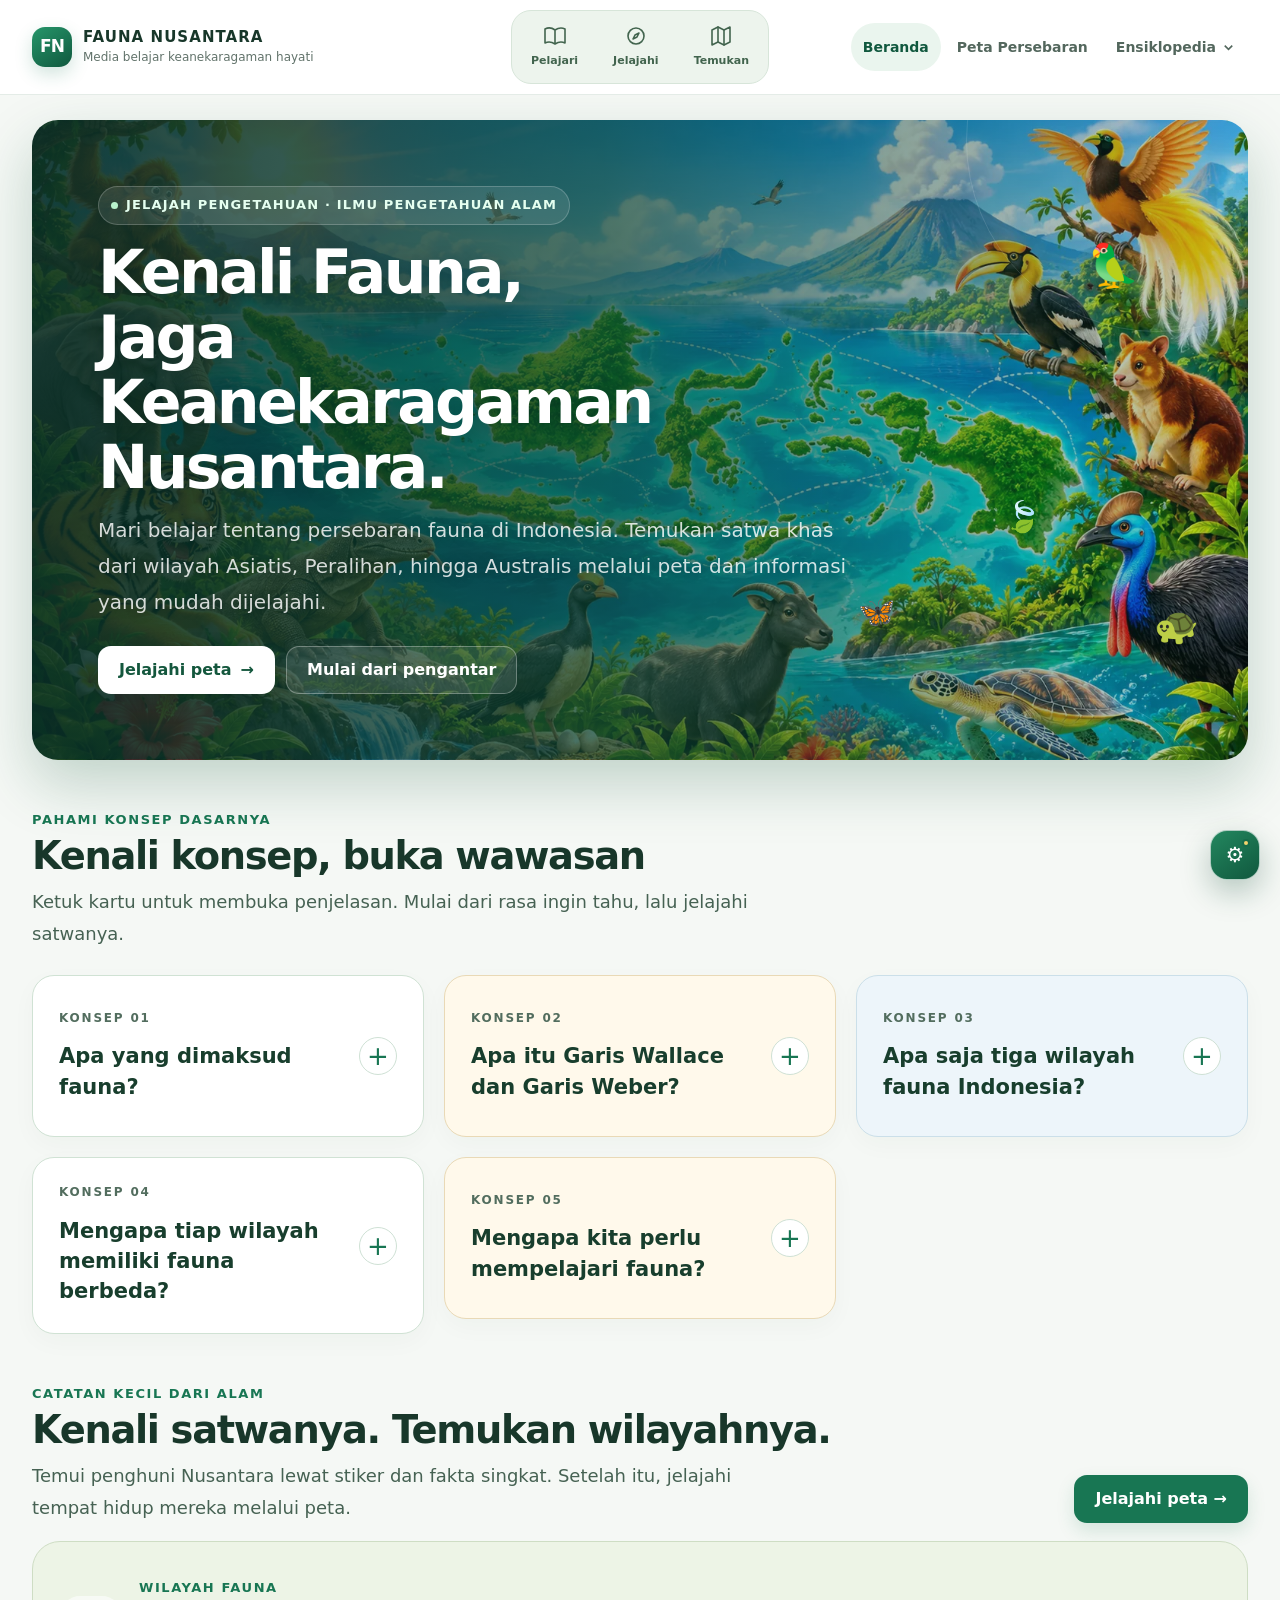
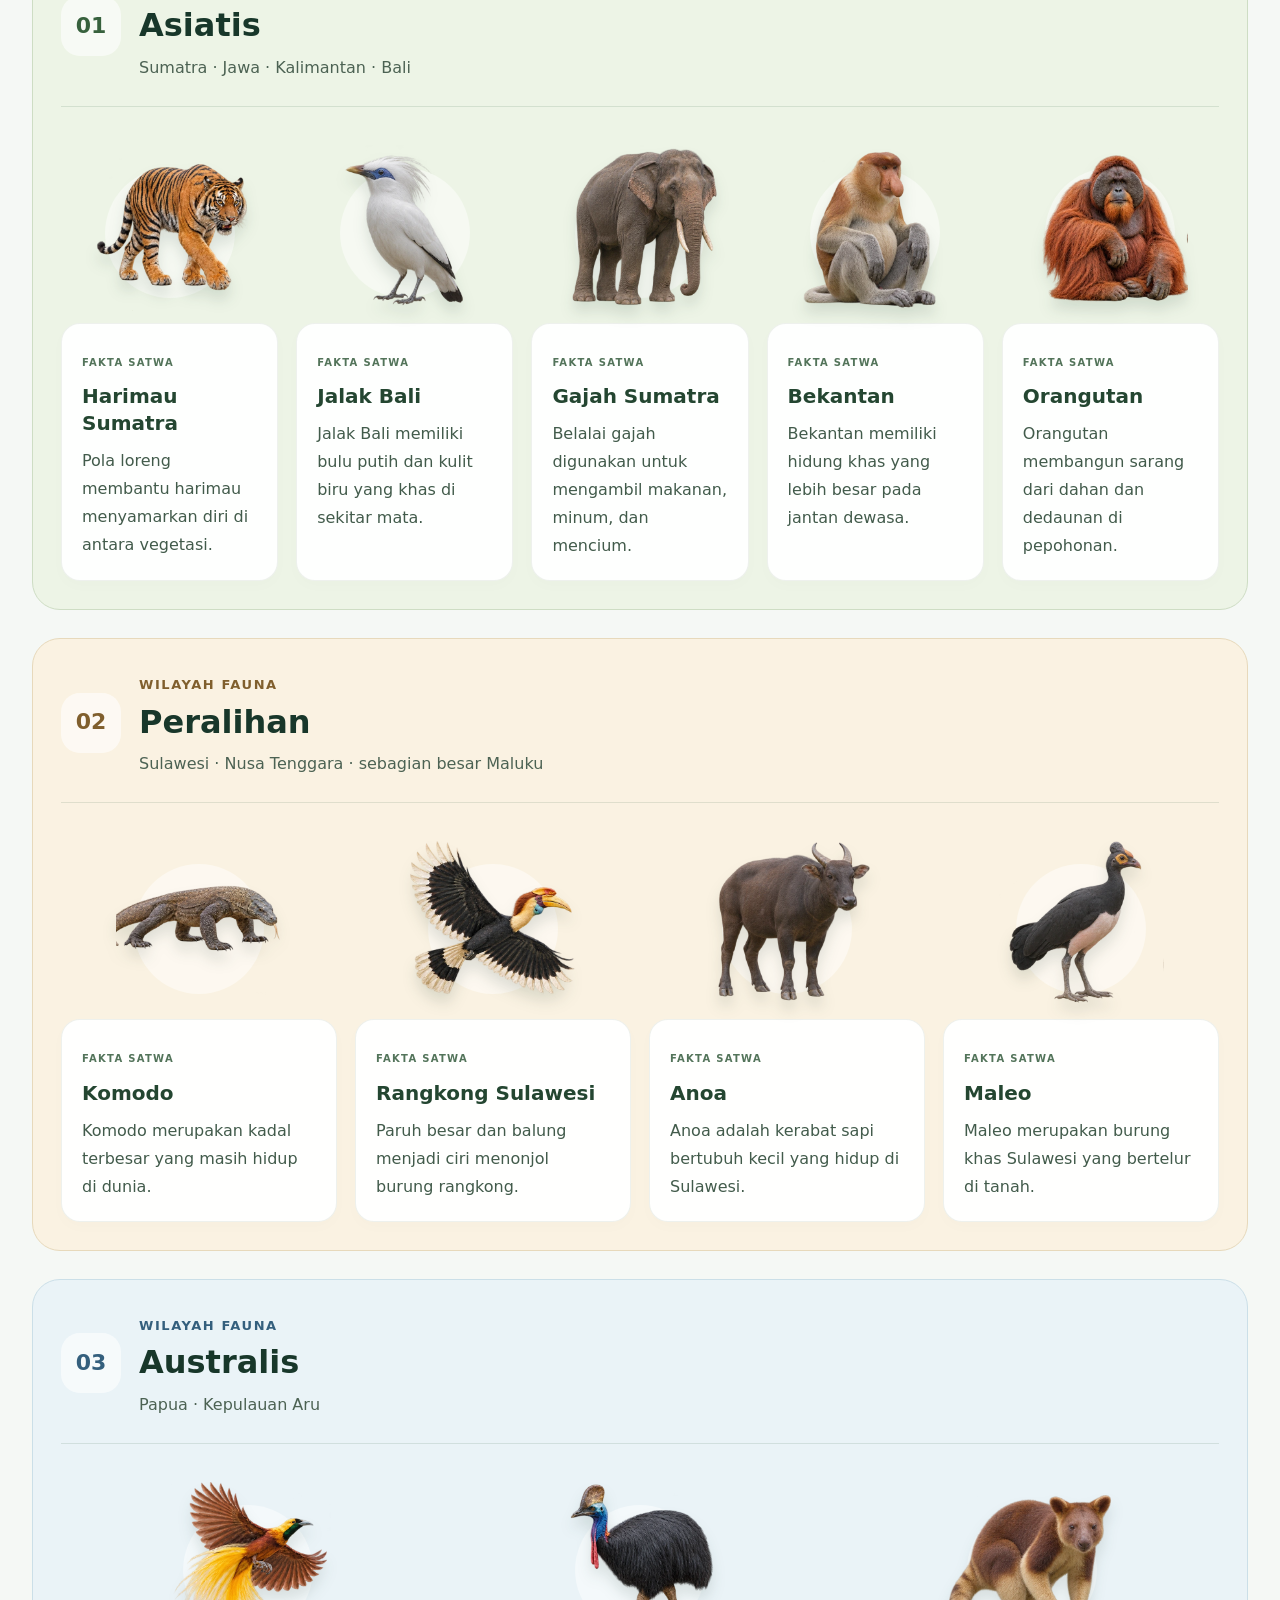
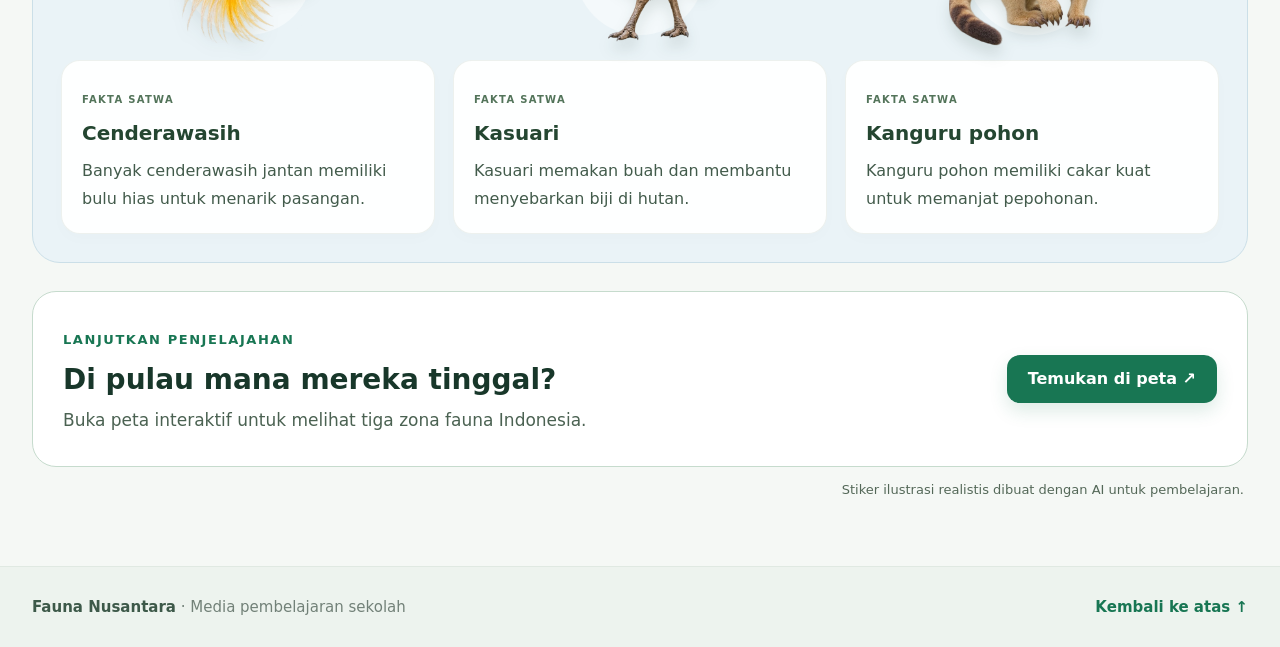
<file: index.html>
<!doctype html>
<html lang="id">
<head>
  <meta charset="utf-8">
  <meta name="viewport" content="width=device-width, initial-scale=1">
  <meta name="theme-color" content="#176c4a">
  <meta name="description" content="Media belajar interaktif tentang persebaran fauna di Indonesia dan tiga wilayah utamanya.">
  <title>Belajar Persebaran Fauna Indonesia | Fauna Nusantara</title>
  <link rel="stylesheet" href="site.css">
  <script src="site.js" defer></script>
  <link rel="preload" as="image" href="assets/indonesia-fauna-hero.webp" fetchpriority="high">
</head>
<body id="top">
<header class="site-header">
  <div class="header-inner">
    <a class="brand" href="home.html" aria-label="Fauna Nusantara, beranda">
      <span class="brand-mark" aria-hidden="true">FN</span>
      <span class="brand-copy"><strong>FAUNA NUSANTARA</strong><span>Media belajar keanekaragaman hayati</span></span>
    </a>
    <nav class="main-nav" aria-label="Navigasi utama">
      <a href="home.html" aria-current="page">Beranda</a>
      <a href="peta.html" >Peta Persebaran</a>
    </nav>
  </div>
</header>

<main class="page-shell">
  <section class="hero home-hero" aria-labelledby="hero-title">
    <div class="hero-floaters" aria-hidden="true"><span class="floater floater-bird">🦜</span><span class="floater floater-butterfly">🦋</span><span class="floater floater-turtle">🐢</span><span class="floater floater-leaf">🍃</span></div>
    <span class="eyebrow"><span class="eyebrow-dot"></span> Jelajah pengetahuan · Ilmu pengetahuan alam</span>
    <h1 id="hero-title">Kenali Fauna,<br>Jaga Keanekaragaman Nusantara.</h1>
    <p>Mari belajar tentang persebaran fauna di Indonesia. Temukan satwa khas dari wilayah Asiatis, Peralihan, hingga Australis melalui peta dan informasi yang mudah dijelajahi.</p>
    <div class="hero-actions"><a class="btn btn-primary" href="peta.html">Jelajahi peta <span aria-hidden="true">→</span></a><a class="btn btn-ghost" href="#materi">Mulai dari pengantar</a></div>
  </section>

  <section id="materi" class="concept-section" aria-labelledby="faq-title">
    <div class="section-heading"><div><span class="section-kicker">Pahami konsep dasarnya</span><h2 id="faq-title">Kenali konsep, buka wawasan</h2><p>Ketuk kartu untuk membuka penjelasan. Mulai dari rasa ingin tahu, lalu jelajahi satwanya.</p></div></div>
    <div class="faq-list concept-grid"><details class="faq-item"><summary><span><span class="concept-number">KONSEP 01</span>Apa yang dimaksud fauna?</span></summary><div class="faq-answer"><p>Menurut KBBI, fauna adalah seluruh kehidupan hewan suatu habitat, daerah, atau strata geologi tertentu. Kata &quot;fauna&quot; juga berasal dari bahasa Latin yang artinya alam hewan. Sementara dalam kepercayaan Romawi, fauna adalah &quot;faunus&quot; yang merupakan dewa hutan dan kesuburan ladang dan ternak.</p></div></details>
<details class="faq-item"><summary><span><span class="concept-number">KONSEP 02</span>Apa itu Garis Wallace dan Garis Weber?</span></summary><div class="faq-answer"><p>Garis Wallace membentang dari Selat Lombok menuju Selat Makassar dan berakhir di Filipina bagian Selatan. Sementara garis Weber merupakan garis batas yang memisahkan wilayah fauna tipe Peralihan dengan fauna tipe Australis. Garis ini membentang dari Laut Arafura menuju Laut Banda dan berakhir di Laut Maluku.</p></div></details>
<details class="faq-item"><summary><span><span class="concept-number">KONSEP 03</span>Apa saja tiga wilayah fauna Indonesia?</span></summary><div class="faq-answer"><p>Persebaran Fauna di Indonesia terbagi menjadi 3 wilayah yaitu Fauna Asiatis, Fauna Peralihan dan Fauna Australis yang dibatasi oleh Garis Wallace dan Garis Weber.</p></div></details>
<details class="faq-item"><summary><span><span class="concept-number">KONSEP 04</span>Mengapa tiap wilayah memiliki fauna berbeda?</span></summary><div class="faq-answer"><p>Bumi menjadi tempat hidup bagi beraneka ragam flora dan fauna. Keanekaragaman terutama untuk fauna di dunia sangat bergantung pada kondisi masing-masing wilayah. Letak geografis, kondisi lingkungan, iklim, cuaca, dan lain sebagainya, yang tidak sama di setiap kawasan, menjadi faktor penentu satu jenis flora atau fauna bisa berkembang atau tidak. Sudah jelas bahwa kondisi permukaan bumi tidak seragam. Karena itu, wajar kondisi keanekaragaman fauna di masing-masing wilayah berlainan.</p></div></details>
<details class="faq-item"><summary><span><span class="concept-number">KONSEP 05</span>Mengapa kita perlu mempelajari fauna?</span></summary><div class="faq-answer"><p>Karena pada dasarnya keragaman hayati harus dijaga dan dilestarikan karena akan dapat menjadi sumber ilmu pengetahuan dan teknologi, sumber inspirasi pengembangan obat-obatan tradisional, penelitian mengenai rahasia lingkungan dan akan menjadi penunjang utama dalam kelangsungan hidup umat manusia pada umumnya.</p></div></details></div>
  </section>
<section class="info-strip" aria-label="Panduan belajar"><a class="info-chip" href="#jelajah"><span class="info-index">01 / JELAJAH</span><strong>Tiga zona, beragam cerita</strong><span>Kenali fauna Asiatis, Peralihan, dan Australis.</span></a><a class="info-chip" href="peta.html"><span class="info-index">02 / TEMUKAN</span><strong>Lihat letaknya di peta</strong><span>Pilih gugusan pulau untuk membuka zona fauna.</span></a><a class="info-chip" href="peta.html"><span class="info-index">03 / PELAJARI</span><strong>Kenali setiap satwa</strong><span>Baca ciri khas, persebaran, dan klasifikasinya.</span></a></section>
<section id="jelajah" class="wild-section wildlife-v6" aria-labelledby="region-title"><div class="section-heading"><div><span class="section-kicker">Catatan kecil dari alam</span><h2 id="region-title">Kenali satwanya. Temukan wilayahnya.</h2><p>Temui penghuni Nusantara lewat stiker dan fakta singkat. Setelah itu, jelajahi tempat hidup mereka melalui peta.</p></div><a class="btn btn-green" href="peta.html">Jelajahi peta →</a></div><div class="wildlife-zones"><article class="fauna-board board-asiatis"><header class="board-heading"><span class="board-index">01</span><div><span class="section-kicker">Wilayah fauna</span><h3>Asiatis</h3><p>Sumatra · Jawa · Kalimantan · Bali</p></div></header><div class="sticker-facts"><figure class="sticker-fact" style="--drift-delay:-0.0s"><div class="sticker-stage"><img src="assets/stickers/tiger.webp" alt="Ilustrasi realistis Harimau Sumatra" loading="lazy" decoding="async"></div><figcaption><span class="fact-eyebrow">FAKTA SATWA</span><h4>Harimau Sumatra</h4><p>Pola loreng membantu harimau menyamarkan diri di antara vegetasi.</p></figcaption></figure><figure class="sticker-fact" style="--drift-delay:-1.7s"><div class="sticker-stage"><img src="assets/stickers/bali-myna.webp" alt="Ilustrasi realistis Jalak Bali" loading="lazy" decoding="async"></div><figcaption><span class="fact-eyebrow">FAKTA SATWA</span><h4>Jalak Bali</h4><p>Jalak Bali memiliki bulu putih dan kulit biru yang khas di sekitar mata.</p></figcaption></figure><figure class="sticker-fact" style="--drift-delay:-3.4s"><div class="sticker-stage"><img src="assets/stickers/elephant.webp" alt="Ilustrasi realistis Gajah Sumatra" loading="lazy" decoding="async"></div><figcaption><span class="fact-eyebrow">FAKTA SATWA</span><h4>Gajah Sumatra</h4><p>Belalai gajah digunakan untuk mengambil makanan, minum, dan mencium.</p></figcaption></figure><figure class="sticker-fact" style="--drift-delay:-5.1s"><div class="sticker-stage"><img src="assets/stickers/proboscis.webp" alt="Ilustrasi realistis Bekantan" loading="lazy" decoding="async"></div><figcaption><span class="fact-eyebrow">FAKTA SATWA</span><h4>Bekantan</h4><p>Bekantan memiliki hidung khas yang lebih besar pada jantan dewasa.</p></figcaption></figure><figure class="sticker-fact" style="--drift-delay:-6.8s"><div class="sticker-stage"><img src="assets/stickers/orangutan.webp" alt="Ilustrasi realistis Orangutan" loading="lazy" decoding="async"></div><figcaption><span class="fact-eyebrow">FAKTA SATWA</span><h4>Orangutan</h4><p>Orangutan membangun sarang dari dahan dan dedaunan di pepohonan.</p></figcaption></figure></div></article><article class="fauna-board board-peralihan"><header class="board-heading"><span class="board-index">02</span><div><span class="section-kicker">Wilayah fauna</span><h3>Peralihan</h3><p>Sulawesi · Nusa Tenggara · sebagian besar Maluku</p></div></header><div class="sticker-facts"><figure class="sticker-fact" style="--drift-delay:-0.0s"><div class="sticker-stage"><img src="assets/stickers/komodo.webp" alt="Ilustrasi realistis Komodo" loading="lazy" decoding="async"></div><figcaption><span class="fact-eyebrow">FAKTA SATWA</span><h4>Komodo</h4><p>Komodo merupakan kadal terbesar yang masih hidup di dunia.</p></figcaption></figure><figure class="sticker-fact" style="--drift-delay:-1.7s"><div class="sticker-stage"><img src="assets/stickers/hornbill.webp" alt="Ilustrasi realistis Rangkong Sulawesi" loading="lazy" decoding="async"></div><figcaption><span class="fact-eyebrow">FAKTA SATWA</span><h4>Rangkong Sulawesi</h4><p>Paruh besar dan balung menjadi ciri menonjol burung rangkong.</p></figcaption></figure><figure class="sticker-fact" style="--drift-delay:-3.4s"><div class="sticker-stage"><img src="assets/stickers/anoa.webp" alt="Ilustrasi realistis Anoa" loading="lazy" decoding="async"></div><figcaption><span class="fact-eyebrow">FAKTA SATWA</span><h4>Anoa</h4><p>Anoa adalah kerabat sapi bertubuh kecil yang hidup di Sulawesi.</p></figcaption></figure><figure class="sticker-fact" style="--drift-delay:-5.1s"><div class="sticker-stage"><img src="assets/stickers/maleo.webp" alt="Ilustrasi realistis Maleo" loading="lazy" decoding="async"></div><figcaption><span class="fact-eyebrow">FAKTA SATWA</span><h4>Maleo</h4><p>Maleo merupakan burung khas Sulawesi yang bertelur di tanah.</p></figcaption></figure></div></article><article class="fauna-board board-australis"><header class="board-heading"><span class="board-index">03</span><div><span class="section-kicker">Wilayah fauna</span><h3>Australis</h3><p>Papua · Kepulauan Aru</p></div></header><div class="sticker-facts"><figure class="sticker-fact" style="--drift-delay:-0.0s"><div class="sticker-stage"><img src="assets/stickers/paradise.webp" alt="Ilustrasi realistis Cenderawasih" loading="lazy" decoding="async"></div><figcaption><span class="fact-eyebrow">FAKTA SATWA</span><h4>Cenderawasih</h4><p>Banyak cenderawasih jantan memiliki bulu hias untuk menarik pasangan.</p></figcaption></figure><figure class="sticker-fact" style="--drift-delay:-1.7s"><div class="sticker-stage"><img src="assets/stickers/cassowary.webp" alt="Ilustrasi realistis Kasuari" loading="lazy" decoding="async"></div><figcaption><span class="fact-eyebrow">FAKTA SATWA</span><h4>Kasuari</h4><p>Kasuari memakan buah dan membantu menyebarkan biji di hutan.</p></figcaption></figure><figure class="sticker-fact" style="--drift-delay:-3.4s"><div class="sticker-stage"><img src="assets/stickers/tree-kangaroo.webp" alt="Ilustrasi realistis Kanguru pohon" loading="lazy" decoding="async"></div><figcaption><span class="fact-eyebrow">FAKTA SATWA</span><h4>Kanguru pohon</h4><p>Kanguru pohon memiliki cakar kuat untuk memanjat pepohonan.</p></figcaption></figure></div></article></div><div class="map-invitation"><div><span class="section-kicker">Lanjutkan penjelajahan</span><h3>Di pulau mana mereka tinggal?</h3><p>Buka peta interaktif untuk melihat tiga zona fauna Indonesia.</p></div><a class="btn btn-green" href="peta.html">Temukan di peta ↗</a></div><p class="art-note">Stiker ilustrasi realistis dibuat dengan AI untuk pembelajaran.</p></section>
</main>
<footer class="site-footer">
  <div class="footer-inner"><span><strong>Fauna Nusantara</strong> · Media pembelajaran sekolah</span><a class="back-top" href="#top">Kembali ke atas ↑</a></div>
</footer>

<div class="site-tools" aria-label="Pengaturan suara dan tampilan">
  <details class="utility-menu" data-utility-menu>
    <summary class="utility-trigger" aria-label="Buka pengaturan suara dan tampilan" title="Pengaturan suara dan tampilan"><span aria-hidden="true">⚙</span><span class="utility-dot" aria-hidden="true"></span></summary>
    <div class="utility-popover">
      <div class="utility-popover-head"><div><strong>Pengaturan</strong><small>Suara & tampilan</small></div><span aria-hidden="true">✦</span></div>
      <div class="audio-dock">
        <span class="audio-icon" aria-hidden="true">♫</span>
        <div class="audio-copy"><strong>Suasana Nusantara</strong><span data-audio-status aria-live="polite">Menyiapkan musik…</span></div>
        <button class="audio-toggle" type="button" data-audio-toggle aria-pressed="false" aria-label="Putar musik latar">▶</button>
      </div>
      <label class="volume-control" aria-label="Volume musik"><span aria-hidden="true">♪</span><span>Volume</span><input data-audio-volume type="range" min="0" max="1" step="0.05" value="0.35"></label>
      <label class="music-picker" for="music-choice"><span>Pilih lagu</span><select id="music-choice" data-music-choice><option value="auto">Otomatis sesuai halaman</option><option value="epic-at-the-jungle">Lagu awal · Epic at the Jungle</option><option value="rimba-senja">Rimba Senja</option><option value="bisik-kanopi">Bisik Kanopi</option><option value="angin-wallacea">Angin Wallacea</option><option value="fajar-papua">Fajar Papua</option></select><small>Pilihan manual tetap dipakai saat berpindah halaman.</small></label>
      <div class="utility-divider"></div>
      <div class="cursor-setting"><div><strong>Kursor hewan</strong><small data-cursor-help>Ganti kursor dengan ikon fauna acak</small></div><button class="cursor-toggle" type="button" data-cursor-toggle aria-pressed="true">ON</button></div>
      <p class="utility-footnote">Pilih otomatis atau lagu favoritmu. Ketuk halaman jika browser menahan suara.</p>
    </div>
  </details>
</div>
<audio data-site-audio autoplay preload="auto" loop src="assets/audio/epic-at-the-jungle.mp3"></audio>
</body>
</html>
</file>
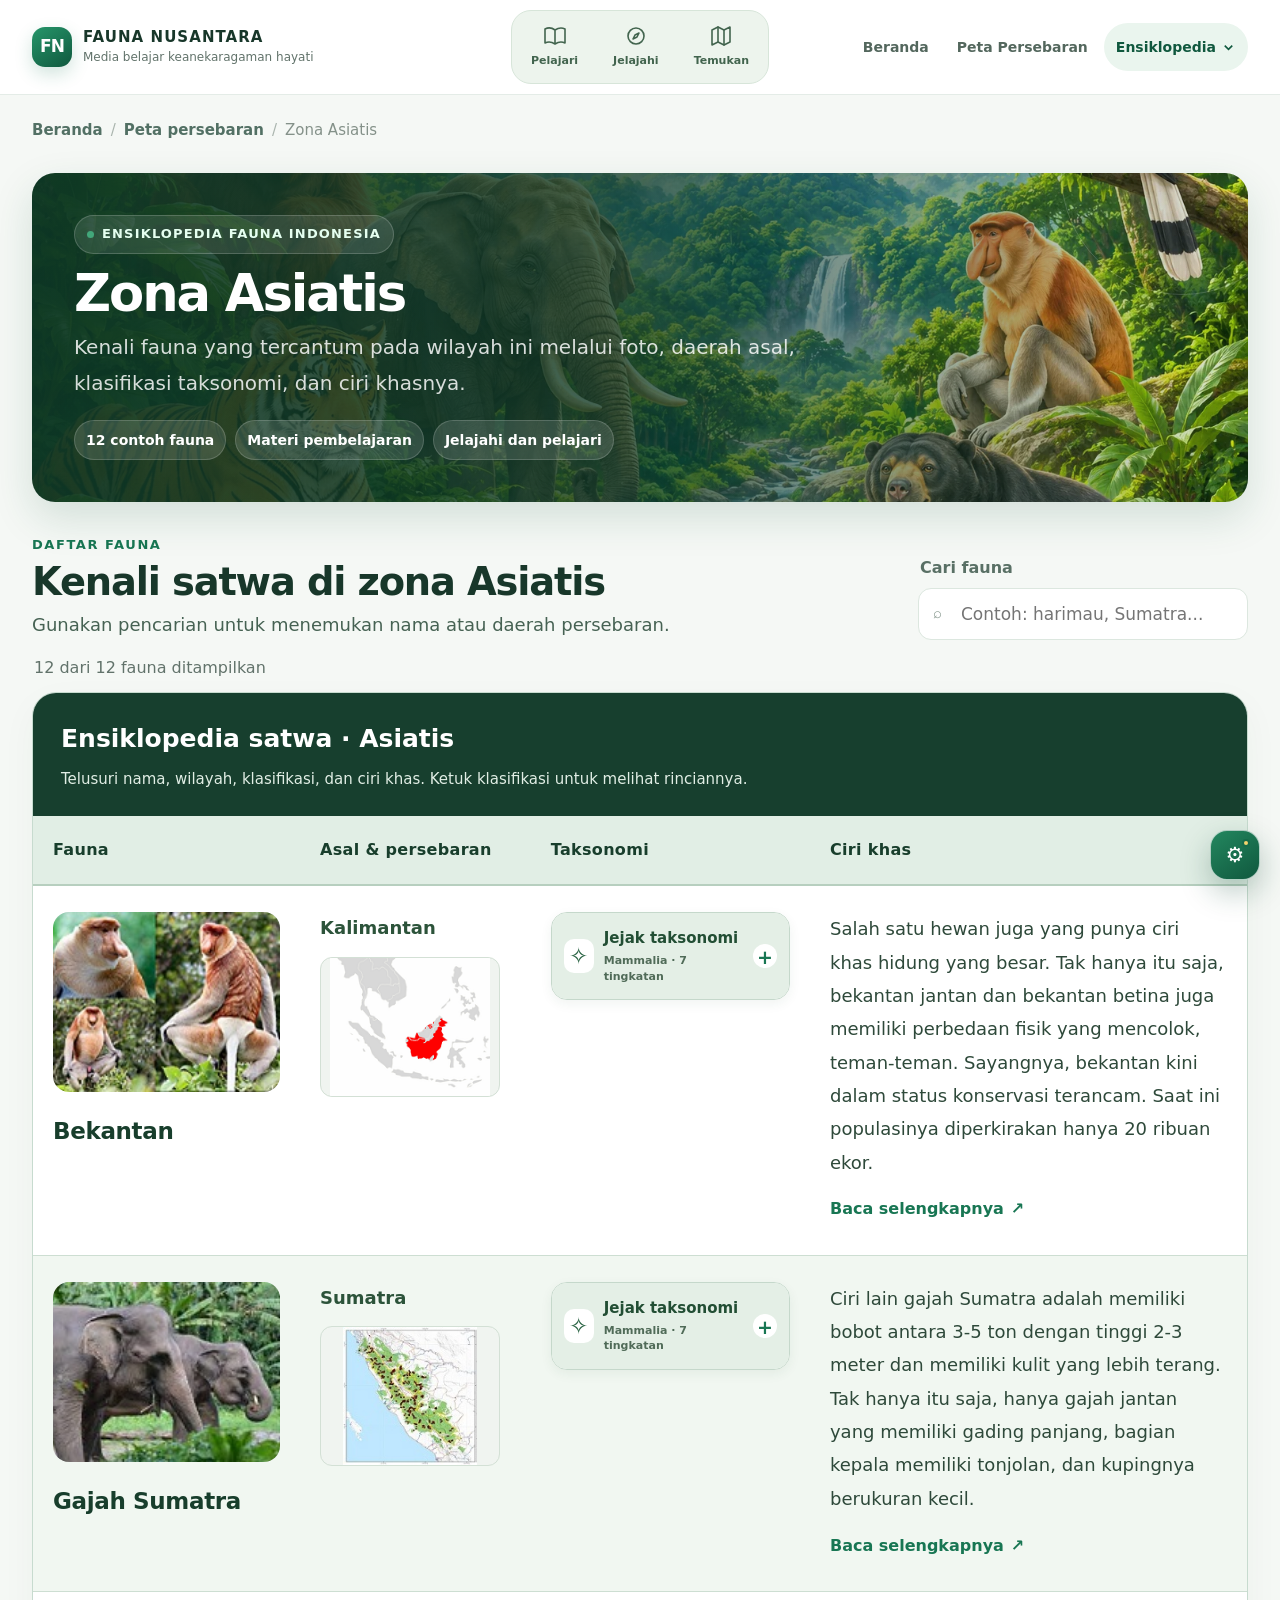
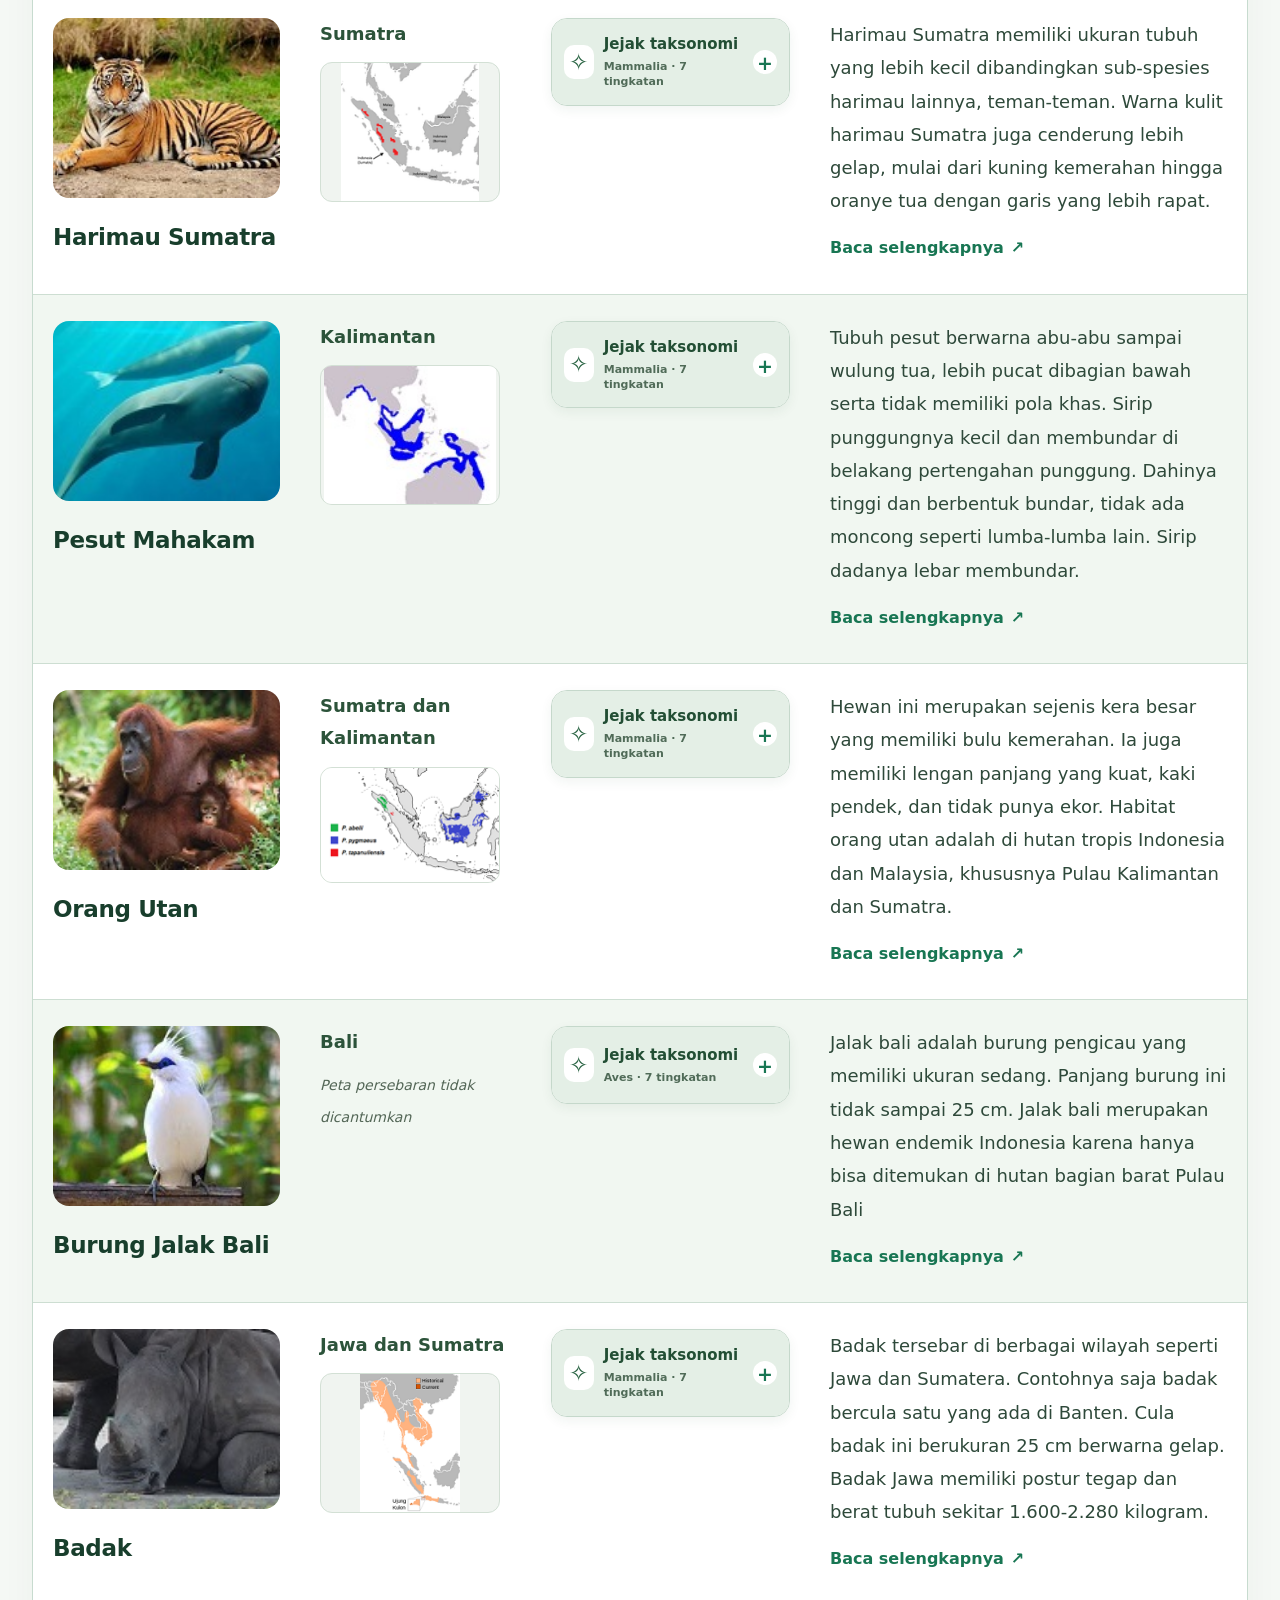
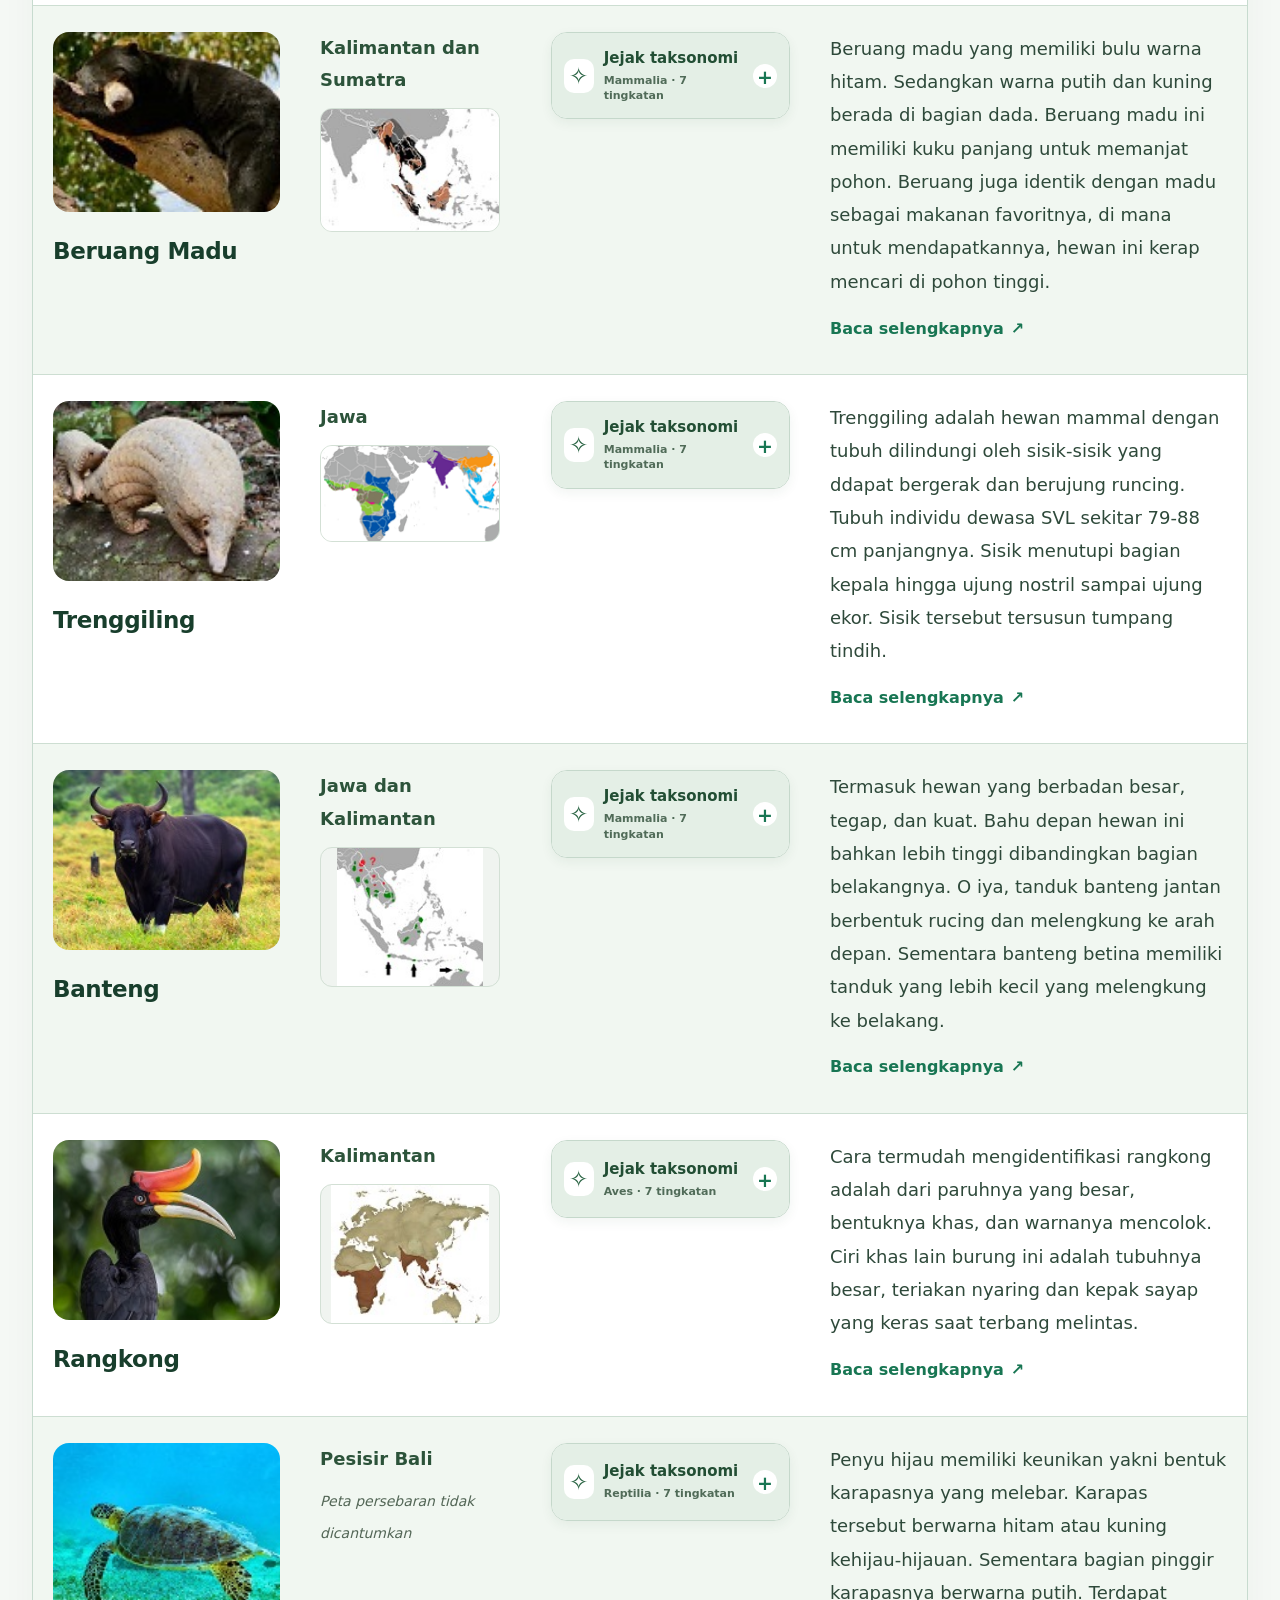
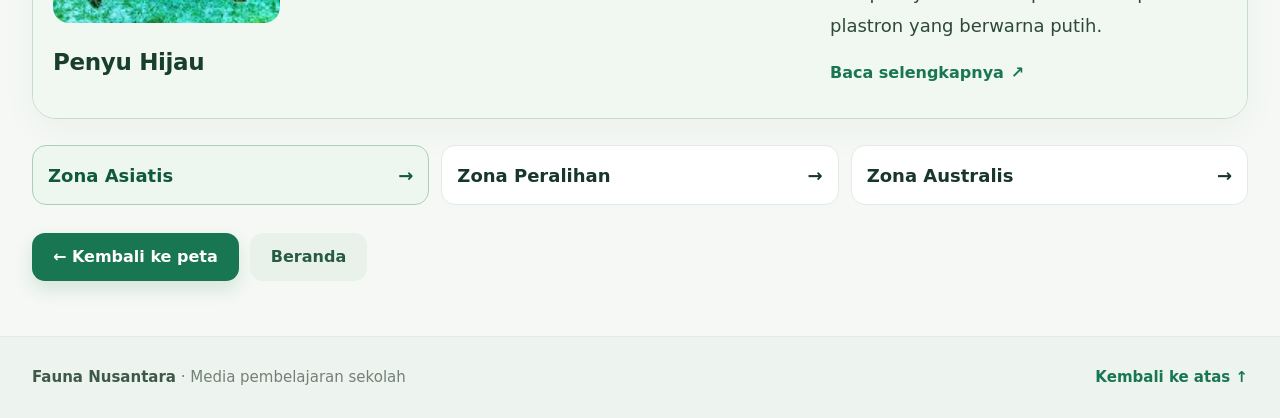
<file: asiatis.html>
<!doctype html>
<html lang="id">
<head>
  <meta charset="utf-8">
  <meta name="viewport" content="width=device-width, initial-scale=1">
  <meta name="theme-color" content="#176c4a">
  <meta name="description" content="Kenali contoh fauna, asal persebaran, taksonomi, dan ciri khas dari zona Asiatis.">
  <title>Zona Asiatis | Fauna Nusantara</title>
  <link rel="stylesheet" href="site.css">
  <script src="site.js" defer></script>
</head>
<body id="top">
<header class="site-header">
  <div class="header-inner">
    <a class="brand" href="home.html" aria-label="Fauna Nusantara, beranda">
      <span class="brand-mark" aria-hidden="true">FN</span>
      <span class="brand-copy"><strong>FAUNA NUSANTARA</strong><span>Media belajar keanekaragaman hayati</span></span>
    </a>
    <nav class="main-nav" aria-label="Navigasi utama">
      <a href="home.html" >Beranda</a>
      <a href="peta.html" aria-current="page">Peta Persebaran</a>
    </nav>
  </div>
</header>

<main class="page-shell">
  <div class="breadcrumbs"><a href="home.html">Beranda</a><span class="crumb-sep">/</span><a href="peta.html">Peta persebaran</a><span class="crumb-sep">/</span><span>Zona Asiatis</span></div>
  <section class="zone-hero zone-asiatis" aria-labelledby="zone-title">
    <span class="eyebrow"><span class="eyebrow-dot"></span> Ensiklopedia fauna Indonesia</span>
    <h1 id="zone-title">Zona Asiatis</h1>
    <p>Kenali fauna yang tercantum pada wilayah ini melalui foto, daerah asal, klasifikasi taksonomi, dan ciri khasnya.</p>
    <div class="zone-meta"><span>12 contoh fauna</span><span>Materi pembelajaran</span><span>Jelajahi dan pelajari</span></div>
  </section>
  <section aria-labelledby="list-title">
    <div class="zone-tools">
      <div><span class="section-kicker">Daftar fauna</span><h2 id="list-title">Kenali satwa di zona Asiatis</h2><p>Gunakan pencarian untuk menemukan nama atau daerah persebaran.</p></div>
      <div class="search-wrap"><label for="fauna-search">Cari fauna</label><span class="search-icon" aria-hidden="true">⌕</span><input id="fauna-search" type="search" placeholder="Contoh: harimau, Sumatra..." autocomplete="off" data-fauna-search></div>
    </div>
    <p class="table-count" data-fauna-count aria-live="polite">12 dari 12 fauna ditampilkan</p>
    <div class="table-shell" tabindex="0" role="region" aria-label="Tabel ensiklopedia fauna, geser mendatar pada layar kecil">
      <table class="fauna-table"><caption>Ensiklopedia satwa · Asiatis<span>Telusuri nama, wilayah, klasifikasi, dan ciri khas. Ketuk klasifikasi untuk melihat rinciannya.</span></caption>
        <thead><tr><th scope="col">Fauna</th><th scope="col">Asal &amp; persebaran</th><th scope="col">Taksonomi</th><th scope="col">Ciri khas</th></tr></thead>
        <tbody><tr data-fauna-row>
  <td><div class="species"><img class="species-photo" src="images/bekantan.jpg" alt="Foto Bekantan" loading="lazy" decoding="async"><h3>Bekantan</h3></div></td>
  <td><div class="distribution"><strong>Kalimantan</strong><img src="images/sebarbekantan.jpg" alt="Peta persebaran Bekantan" loading="lazy" decoding="async"></div></td>
  <td><details class="taxonomy"><summary>Lihat klasifikasi</summary><ul><li>Filum:Chordata</li><li>Kelas:Mammalia</li><li>Ordo:Primates</li><li>Famili:Cercopithecidae</li><li>Genus:Nasalis</li><li>Spesies:Nasalis larvatus</li></ul></details></td>
  <td><p class="fauna-description">Salah satu hewan juga yang punya ciri khas hidung yang besar. Tak hanya itu saja, bekantan jantan dan bekantan betina juga memiliki perbedaan fisik yang mencolok, teman-teman. Sayangnya, bekantan kini dalam status konservasi terancam. Saat ini populasinya diperkirakan hanya 20 ribuan ekor.</p><a class="read-more" href="https://id.wikipedia.org/wiki/Bekantan" target="_blank" rel="noopener noreferrer">Baca selengkapnya <span aria-hidden="true">↗</span></a></td>
</tr>
<tr data-fauna-row>
  <td><div class="species"><img class="species-photo" src="images/gajahsum.jpg" alt="Foto Gajah Sumatra" loading="lazy" decoding="async"><h3>Gajah Sumatra</h3></div></td>
  <td><div class="distribution"><strong>Sumatra</strong><img src="images/sebargajahsum.jpg" alt="Peta persebaran Gajah Sumatra" loading="lazy" decoding="async"></div></td>
  <td><details class="taxonomy"><summary>Lihat klasifikasi</summary><ul><li>Filum:Chordata</li><li>Kelas:Mammalia</li><li>Ordo:Proboscidea</li><li>Famili:Elephantidae</li><li>Genus:Elephas</li><li>Spesies:E.maximus</li></ul></details></td>
  <td><p class="fauna-description">Ciri lain gajah Sumatra adalah memiliki bobot antara 3-5 ton dengan tinggi 2-3 meter dan memiliki kulit yang lebih terang. Tak hanya itu saja, hanya gajah jantan yang memiliki gading panjang, bagian kepala memiliki tonjolan, dan kupingnya berukuran kecil.</p><a class="read-more" href="https://id.wikipedia.org/wiki/Gajah_sumatra" target="_blank" rel="noopener noreferrer">Baca selengkapnya <span aria-hidden="true">↗</span></a></td>
</tr>
<tr data-fauna-row>
  <td><div class="species"><img class="species-photo" src="images/harimau.jpg" alt="Foto Harimau Sumatra" loading="lazy" decoding="async"><h3>Harimau Sumatra</h3></div></td>
  <td><div class="distribution"><strong>Sumatra</strong><img src="images/sebarharimausum.jpg" alt="Peta persebaran Harimau Sumatra" loading="lazy" decoding="async"></div></td>
  <td><details class="taxonomy"><summary>Lihat klasifikasi</summary><ul><li>Filum:Chordata</li><li>Kelas:Mammalia</li><li>Ordo:Carnivora</li><li>Famili:Felidae</li><li>Genus:Panthera</li><li>Spesies:P.tgris</li></ul></details></td>
  <td><p class="fauna-description">Harimau Sumatra memiliki ukuran tubuh yang lebih kecil dibandingkan sub-spesies harimau lainnya, teman-teman. Warna kulit harimau Sumatra juga cenderung lebih gelap, mulai dari kuning kemerahan hingga oranye tua dengan garis yang lebih rapat.</p><a class="read-more" href="https://id.wikipedia.org/wiki/Harimau_sumatra" target="_blank" rel="noopener noreferrer">Baca selengkapnya <span aria-hidden="true">↗</span></a></td>
</tr>
<tr data-fauna-row>
  <td><div class="species"><img class="species-photo" src="images/pesutmahakam.jpg" alt="Foto Pesut Mahakam" loading="lazy" decoding="async"><h3>Pesut Mahakam</h3></div></td>
  <td><div class="distribution"><strong>Kalimantan</strong><img src="images/sebarpesut.jpg" alt="Peta persebaran Pesut Mahakam" loading="lazy" decoding="async"></div></td>
  <td><details class="taxonomy"><summary>Lihat klasifikasi</summary><ul><li>Filum:Chordata</li><li>Kelas:Mammalia</li><li>Ordo: Artiodactyla</li><li>Famili:Delphinidae</li><li>Genus:Orcaella</li><li>Spesies:Orcaella brevirostris</li></ul></details></td>
  <td><p class="fauna-description">Tubuh pesut berwarna abu-abu sampai wulung tua, lebih pucat dibagian bawah serta tidak memiliki pola khas. Sirip punggungnya kecil dan membundar di belakang pertengahan punggung. Dahinya tinggi dan berbentuk bundar, tidak ada moncong seperti lumba-lumba lain. Sirip dadanya lebar membundar.</p><a class="read-more" href="https://id.wikipedia.org/wiki/Pesut_mahakam" target="_blank" rel="noopener noreferrer">Baca selengkapnya <span aria-hidden="true">↗</span></a></td>
</tr>
<tr data-fauna-row>
  <td><div class="species"><img class="species-photo" src="images/Orangutan.jpg" alt="Foto Orang Utan" loading="lazy" decoding="async"><h3>Orang Utan</h3></div></td>
  <td><div class="distribution"><strong>Sumatra dan Kalimantan</strong><img src="images/sebarorangutan.jpg" alt="Peta persebaran Orang Utan" loading="lazy" decoding="async"></div></td>
  <td><details class="taxonomy"><summary>Lihat klasifikasi</summary><ul><li>Filum:Chordata</li><li>Kelas:Mammalia</li><li>Ordo:Primates</li><li>Famili:Hominidae</li><li>Genus:Pongo</li><li>Spesies:Pongo pygmaeus</li></ul></details></td>
  <td><p class="fauna-description">Hewan ini merupakan sejenis kera besar yang memiliki bulu kemerahan. Ia juga memiliki lengan panjang yang kuat, kaki pendek, dan tidak punya ekor. Habitat orang utan adalah di hutan tropis Indonesia dan Malaysia, khususnya Pulau Kalimantan dan Sumatra.</p><a class="read-more" href="https://id.wikipedia.org/wiki/Orang_utan" target="_blank" rel="noopener noreferrer">Baca selengkapnya <span aria-hidden="true">↗</span></a></td>
</tr>
<tr data-fauna-row>
  <td><div class="species"><img class="species-photo" src="images/jalakbali.jpg" alt="Foto Burung Jalak Bali" loading="lazy" decoding="async"><h3>Burung Jalak Bali</h3></div></td>
  <td><div class="distribution"><strong>Bali</strong><span class="no-map">Peta persebaran tidak dicantumkan</span></div></td>
  <td><details class="taxonomy"><summary>Lihat klasifikasi</summary><ul><li>Filum:Chordata</li><li>Kelas:Aves</li><li>Ordo:Passeriformes</li><li>Famili:Sturnidae</li><li>Genus:Leucopsar</li><li>Spesies:Leucopsar rothschildi</li></ul></details></td>
  <td><p class="fauna-description">Jalak bali adalah burung pengicau yang memiliki ukuran sedang. Panjang burung ini tidak sampai 25 cm. Jalak bali merupakan hewan endemik Indonesia karena hanya bisa ditemukan di hutan bagian barat Pulau Bali</p><a class="read-more" href="https://id.wikipedia.org/wiki/Jalak_bali" target="_blank" rel="noopener noreferrer">Baca selengkapnya <span aria-hidden="true">↗</span></a></td>
</tr>
<tr data-fauna-row>
  <td><div class="species"><img class="species-photo" src="images/badak.jpg" alt="Foto Badak" loading="lazy" decoding="async"><h3>Badak</h3></div></td>
  <td><div class="distribution"><strong>Jawa dan Sumatra</strong><img src="images/sebarbadak.jpg" alt="Peta persebaran Badak" loading="lazy" decoding="async"></div></td>
  <td><details class="taxonomy"><summary>Lihat klasifikasi</summary><ul><li>Filum:Chordata</li><li>Kelas:Mammalia</li><li>Ordo:Passeriformes</li><li>Famili:Sturnidae</li><li>Genus:Leucopsar</li><li>Spesies:Leucopsar rothschildi</li></ul></details></td>
  <td><p class="fauna-description">Badak tersebar di berbagai wilayah seperti Jawa dan Sumatera. Contohnya saja badak bercula satu yang ada di Banten. Cula badak ini berukuran 25 cm berwarna gelap. Badak Jawa memiliki postur tegap dan berat tubuh sekitar 1.600-2.280 kilogram.</p><a class="read-more" href="https://id.wikipedia.org/wiki/Badak_jawa" target="_blank" rel="noopener noreferrer">Baca selengkapnya <span aria-hidden="true">↗</span></a></td>
</tr>
<tr data-fauna-row>
  <td><div class="species"><img class="species-photo" src="images/beruangmadu.jpg" alt="Foto Beruang Madu" loading="lazy" decoding="async"><h3>Beruang Madu</h3></div></td>
  <td><div class="distribution"><strong>Kalimantan dan Sumatra</strong><img src="images/sebarberuang.jpg" alt="Peta persebaran Beruang Madu" loading="lazy" decoding="async"></div></td>
  <td><details class="taxonomy"><summary>Lihat klasifikasi</summary><ul><li>Filum:Chordata</li><li>Kelas:Mammalia</li><li>Ordo:Carnivora</li><li>Famili:Ursidae</li><li>Genus:Helarctos</li><li>Spesies:Leucopsar malayanus</li></ul></details></td>
  <td><p class="fauna-description">Beruang madu yang memiliki bulu warna hitam. Sedangkan warna putih dan kuning berada di bagian dada. Beruang madu ini memiliki kuku panjang untuk memanjat pohon. Beruang juga identik dengan madu sebagai makanan favoritnya, di mana untuk mendapatkannya, hewan ini kerap mencari di pohon tinggi.</p><a class="read-more" href="https://id.wikipedia.org/wiki/Beruang_madu" target="_blank" rel="noopener noreferrer">Baca selengkapnya <span aria-hidden="true">↗</span></a></td>
</tr>
<tr data-fauna-row>
  <td><div class="species"><img class="species-photo" src="images/trenggiling.jpg" alt="Foto Trenggiling" loading="lazy" decoding="async"><h3>Trenggiling</h3></div></td>
  <td><div class="distribution"><strong>Jawa</strong><img src="images/sebartrenggiling.jpg" alt="Peta persebaran Trenggiling" loading="lazy" decoding="async"></div></td>
  <td><details class="taxonomy"><summary>Lihat klasifikasi</summary><ul><li>Filum:Chordata</li><li>Kelas:Mammalia</li><li>Ordo:Pholidota</li><li>Famili:Manidae</li><li>Genus:Manis</li><li>Spesies:M.javanica</li></ul></details></td>
  <td><p class="fauna-description">Trenggiling adalah hewan mammal dengan tubuh dilindungi oleh sisik-sisik yang ddapat bergerak dan berujung runcing. Tubuh individu dewasa SVL sekitar 79-88 cm panjangnya. Sisik menutupi bagian kepala hingga ujung nostril sampai ujung ekor. Sisik tersebut tersusun tumpang tindih.</p><a class="read-more" href="https://id.wikipedia.org/wiki/Tenggiling_sunda" target="_blank" rel="noopener noreferrer">Baca selengkapnya <span aria-hidden="true">↗</span></a></td>
</tr>
<tr data-fauna-row>
  <td><div class="species"><img class="species-photo" src="images/banteng.jpg" alt="Foto Banteng" loading="lazy" decoding="async"><h3>Banteng</h3></div></td>
  <td><div class="distribution"><strong>Jawa dan Kalimantan</strong><img src="images/sebarbanteng.jpg" alt="Peta persebaran Banteng" loading="lazy" decoding="async"></div></td>
  <td><details class="taxonomy"><summary>Lihat klasifikasi</summary><ul><li>Filum:Chordata</li><li>Kelas:Mammalia</li><li>Ordo:Artiodactyla</li><li>Famili:Bovidae</li><li>Genus:Bos</li><li>Spesies:B.javanicus</li></ul></details></td>
  <td><p class="fauna-description">Termasuk hewan yang berbadan besar, tegap, dan kuat. Bahu depan hewan ini bahkan lebih tinggi dibandingkan bagian belakangnya. O iya, tanduk banteng jantan berbentuk rucing dan melengkung ke arah depan. Sementara banteng betina memiliki tanduk yang lebih kecil yang melengkung ke belakang.</p><a class="read-more" href="https://id.wikipedia.org/wiki/Banteng" target="_blank" rel="noopener noreferrer">Baca selengkapnya <span aria-hidden="true">↗</span></a></td>
</tr>
<tr data-fauna-row>
  <td><div class="species"><img class="species-photo" src="images/rangkong.jpg" alt="Foto Rangkong" loading="lazy" decoding="async"><h3>Rangkong</h3></div></td>
  <td><div class="distribution"><strong>Kalimantan</strong><img src="images/sebarrangkong.jpg" alt="Peta persebaran Rangkong" loading="lazy" decoding="async"></div></td>
  <td><details class="taxonomy"><summary>Lihat klasifikasi</summary><ul><li>Filum:Chordata</li><li>Kelas:Aves</li><li>Ordo:Bucerotiformes</li><li>Famili:Bucerotidae</li><li>Genus:Buceros</li><li>Spesies:B.bicornis</li></ul></details></td>
  <td><p class="fauna-description">Cara termudah mengidentifikasi rangkong adalah dari paruhnya yang besar, bentuknya khas, dan warnanya mencolok. Ciri khas lain burung ini adalah tubuhnya besar, teriakan nyaring dan kepak sayap yang keras saat terbang melintas.</p><a class="read-more" href="https://id.wikipedia.org/wiki/Rangkong" target="_blank" rel="noopener noreferrer">Baca selengkapnya <span aria-hidden="true">↗</span></a></td>
</tr>
<tr data-fauna-row>
  <td><div class="species"><img class="species-photo" src="images/penyuhijau.jpg" alt="Foto Penyu Hijau" loading="lazy" decoding="async"><h3>Penyu Hijau</h3></div></td>
  <td><div class="distribution"><strong>Pesisir Bali</strong><span class="no-map">Peta persebaran tidak dicantumkan</span></div></td>
  <td><details class="taxonomy"><summary>Lihat klasifikasi</summary><ul><li>Filum:Chordata</li><li>Kelas:Reptilia</li><li>Ordo:Testudines</li><li>Famili:Cheloniidae</li><li>Genus:Chelonia</li><li>Spesies:Chelonia mydas</li></ul></details></td>
  <td><p class="fauna-description">Penyu hijau memiliki keunikan yakni bentuk karapasnya yang melebar. Karapas tersebut berwarna hitam atau kuning kehijau-hijauan. Sementara bagian pinggir karapasnya berwarna putih. Terdapat plastron yang berwarna putih.</p><a class="read-more" href="https://id.wikipedia.org/wiki/Penyu_hijau" target="_blank" rel="noopener noreferrer">Baca selengkapnya <span aria-hidden="true">↗</span></a></td>
</tr></tbody>
      </table>
    </div>
    <div class="empty-state" data-fauna-empty role="status">Tidak ada fauna yang cocok. Coba kata kunci lain.</div>
  </section>
  <nav class="zone-switcher" aria-label="Navigasi zona fauna">
    <a href="asiatis.html" aria-current="page"><span>Zona Asiatis</span><span aria-hidden="true">→</span></a>
    <a href="peralihan.html" ><span>Zona Peralihan</span><span aria-hidden="true">→</span></a>
    <a href="australis.html" ><span>Zona Australis</span><span aria-hidden="true">→</span></a>
  </nav>
  <div class="hero-actions zone-actions"><a class="btn btn-green" href="peta.html">← Kembali ke peta</a><a class="btn btn-soft" href="home.html">Beranda</a></div>
</main>
<footer class="site-footer">
  <div class="footer-inner"><span><strong>Fauna Nusantara</strong> · Media pembelajaran sekolah</span><a class="back-top" href="#top">Kembali ke atas ↑</a></div>
</footer>

<div class="site-tools" aria-label="Pengaturan suara dan tampilan">
  <details class="utility-menu" data-utility-menu>
    <summary class="utility-trigger" aria-label="Buka pengaturan suara dan tampilan" title="Pengaturan suara dan tampilan"><span aria-hidden="true">⚙</span><span class="utility-dot" aria-hidden="true"></span></summary>
    <div class="utility-popover">
      <div class="utility-popover-head"><div><strong>Pengaturan</strong><small>Suara & tampilan</small></div><span aria-hidden="true">✦</span></div>
      <div class="audio-dock">
        <span class="audio-icon" aria-hidden="true">♫</span>
        <div class="audio-copy"><strong>Suasana Nusantara</strong><span data-audio-status aria-live="polite">Menyiapkan musik…</span></div>
        <button class="audio-toggle" type="button" data-audio-toggle aria-pressed="false" aria-label="Putar musik latar">▶</button>
      </div>
      <label class="volume-control" aria-label="Volume musik"><span aria-hidden="true">♪</span><span>Volume</span><input data-audio-volume type="range" min="0" max="1" step="0.05" value="0.35"></label>
      <label class="music-picker" for="music-choice"><span>Pilih lagu</span><select id="music-choice" data-music-choice><option value="auto">Otomatis sesuai halaman</option><option value="epic-at-the-jungle">Lagu awal · Epic at the Jungle</option><option value="rimba-senja">Rimba Senja</option><option value="bisik-kanopi">Bisik Kanopi</option><option value="angin-wallacea">Angin Wallacea</option><option value="fajar-papua">Fajar Papua</option></select><small>Pilihan manual tetap dipakai saat berpindah halaman.</small></label>
      <div class="utility-divider"></div>
      <div class="cursor-setting"><div><strong>Kursor hewan</strong><small data-cursor-help>Ganti kursor dengan ikon fauna acak</small></div><button class="cursor-toggle" type="button" data-cursor-toggle aria-pressed="true">ON</button></div>
      <p class="utility-footnote">Pilih otomatis atau lagu favoritmu. Ketuk halaman jika browser menahan suara.</p>
    </div>
  </details>
</div>
<audio data-site-audio autoplay preload="auto" loop src="assets/audio/bisik-kanopi.mp3"></audio>
</body>
</html>
</file>
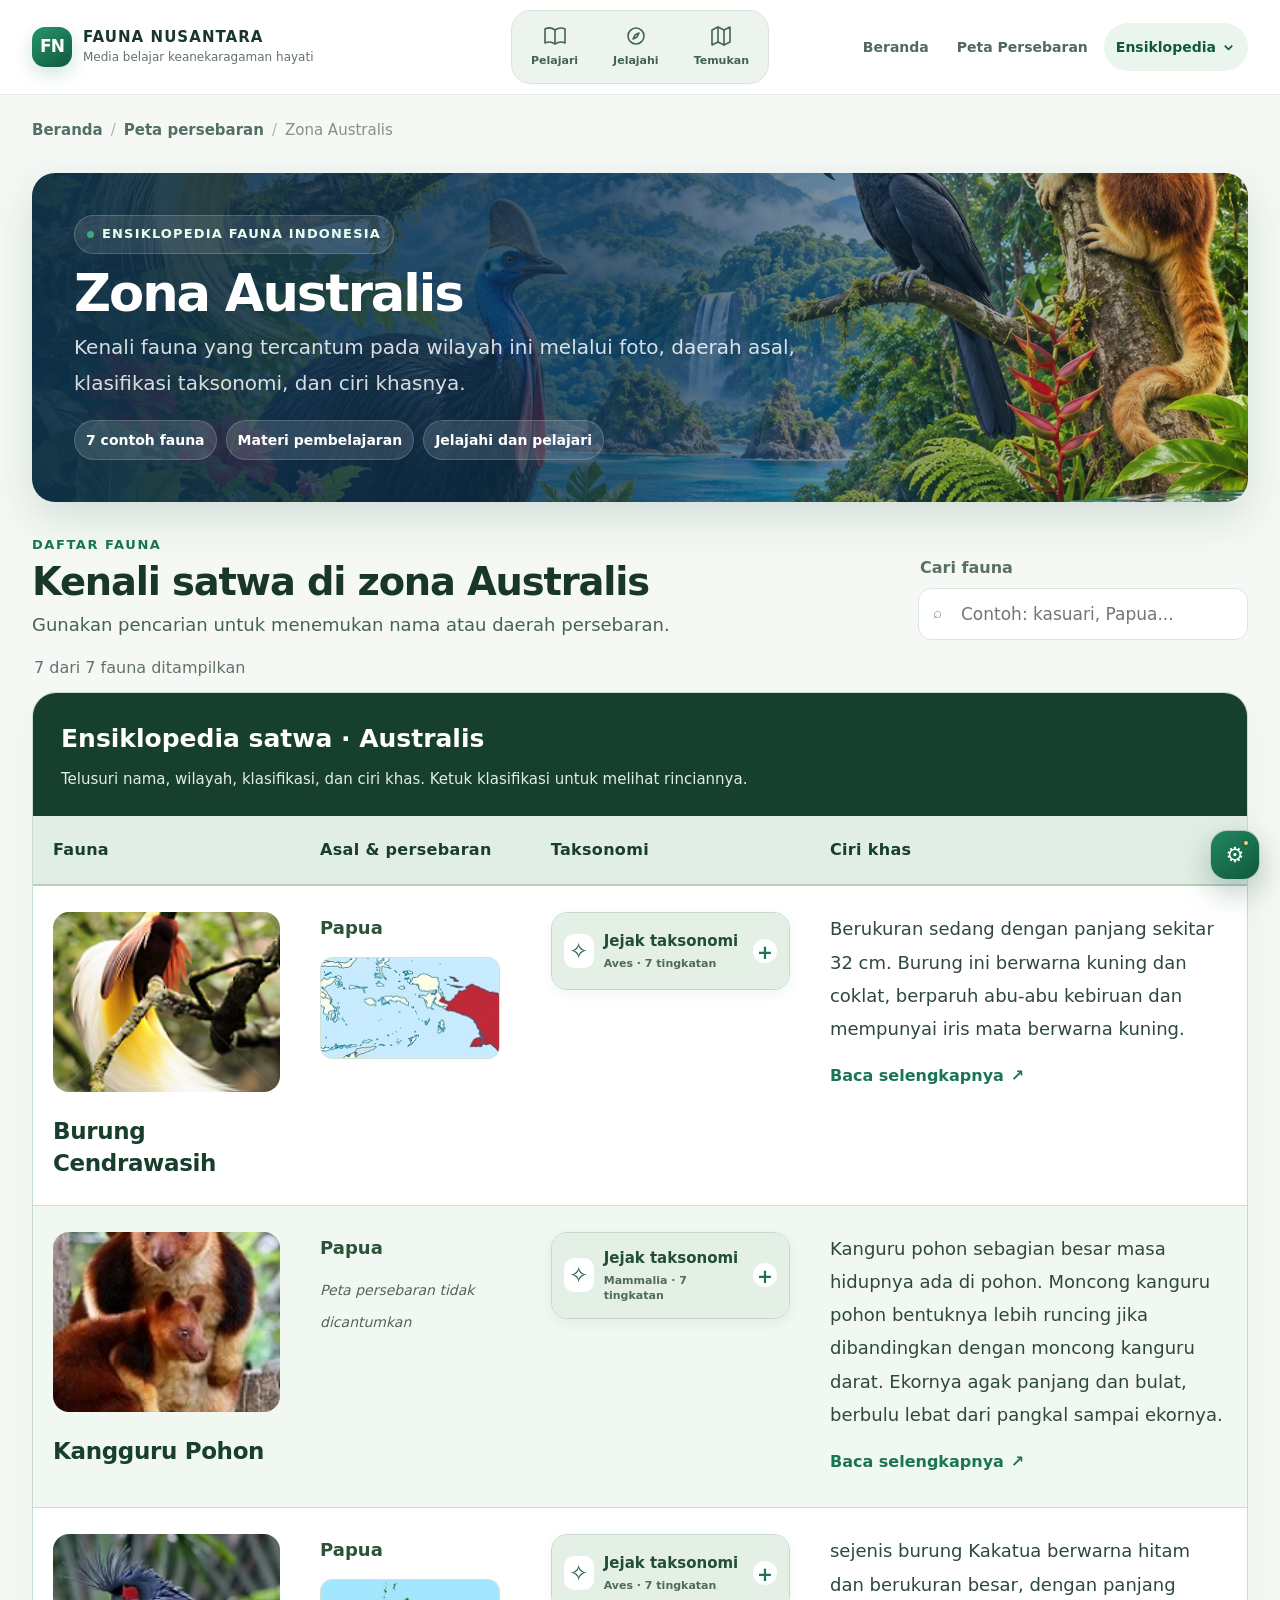
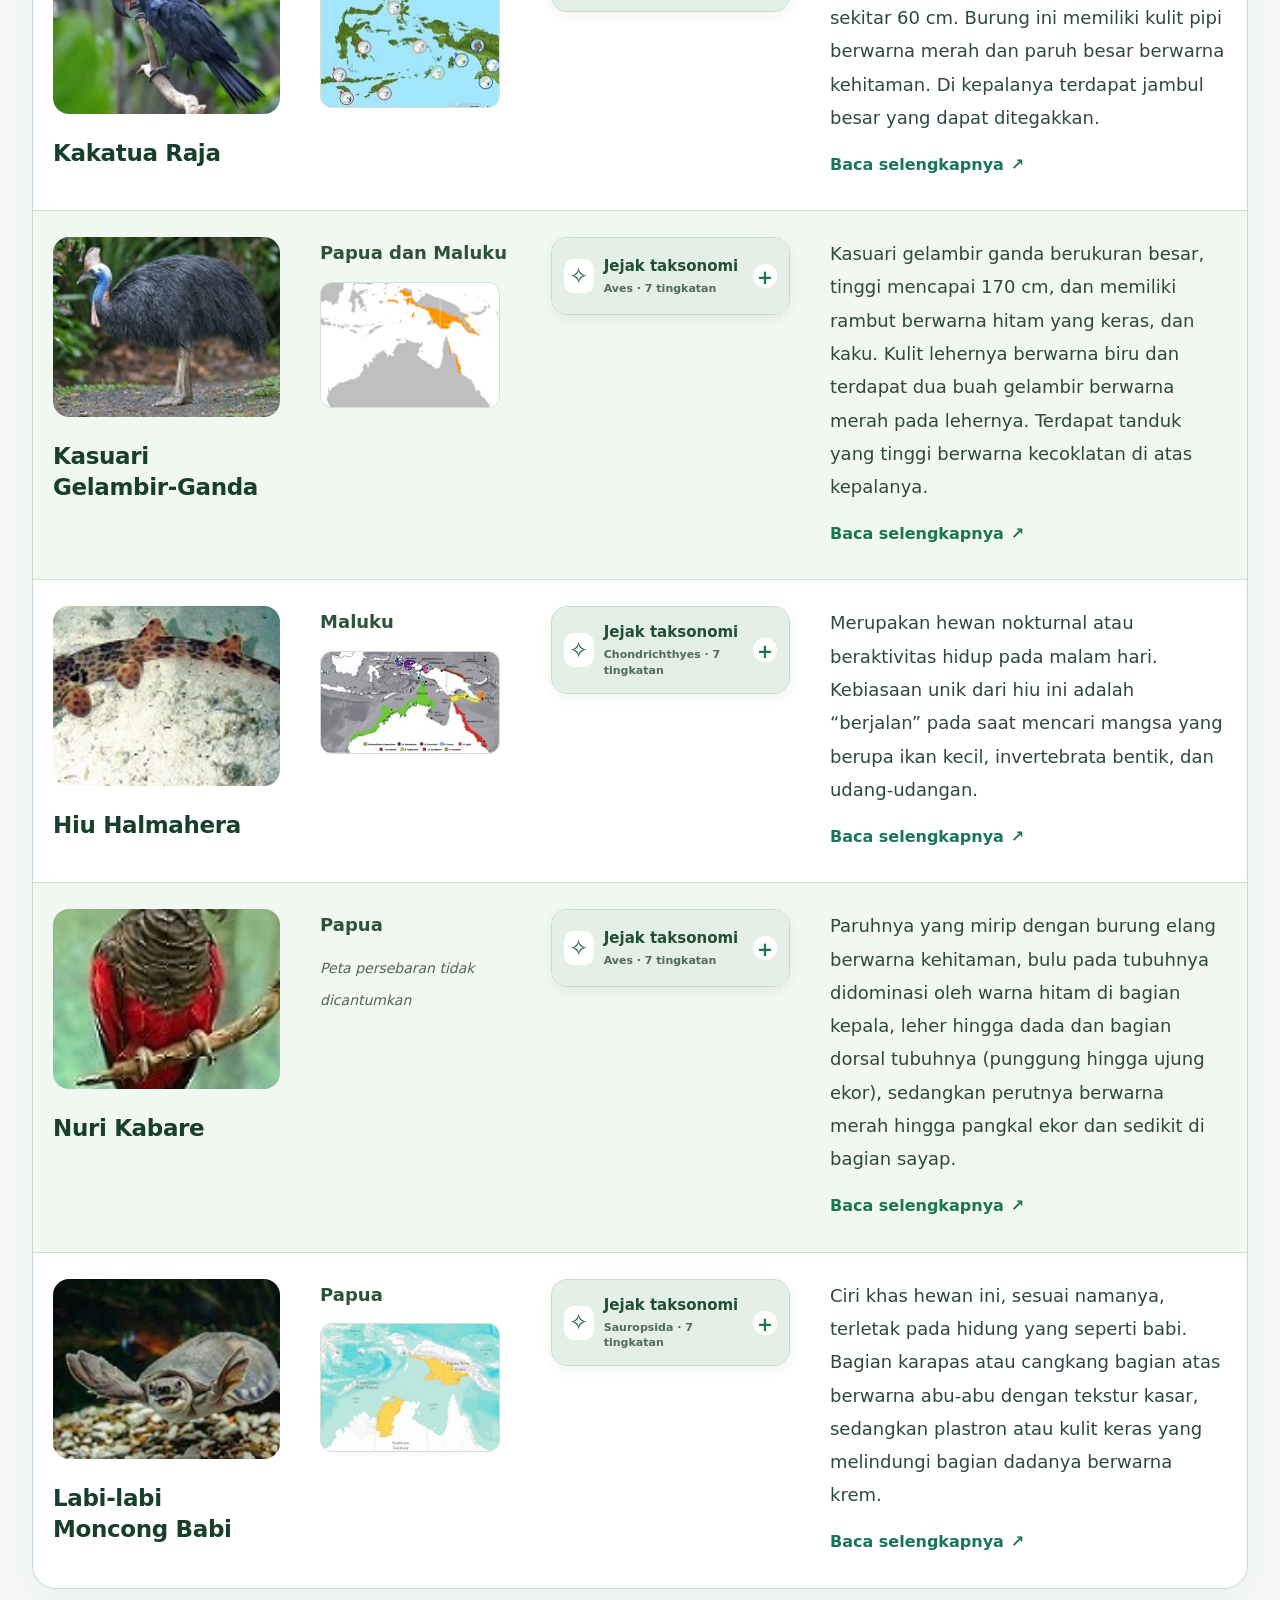
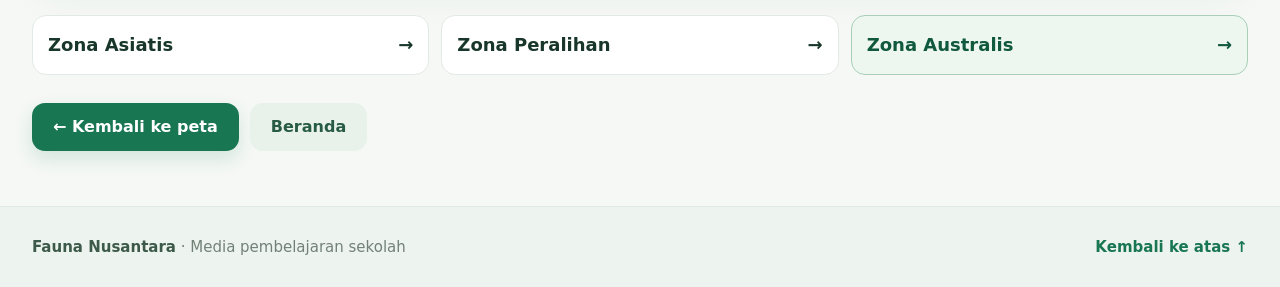
<file: australis.html>
<!doctype html>
<html lang="id">
<head>
  <meta charset="utf-8">
  <meta name="viewport" content="width=device-width, initial-scale=1">
  <meta name="theme-color" content="#176c4a">
  <meta name="description" content="Kenali contoh fauna, asal persebaran, taksonomi, dan ciri khas dari zona Australis.">
  <title>Zona Australis | Fauna Nusantara</title>
  <link rel="stylesheet" href="site.css">
  <script src="site.js" defer></script>
</head>
<body id="top">
<header class="site-header">
  <div class="header-inner">
    <a class="brand" href="home.html" aria-label="Fauna Nusantara, beranda">
      <span class="brand-mark" aria-hidden="true">FN</span>
      <span class="brand-copy"><strong>FAUNA NUSANTARA</strong><span>Media belajar keanekaragaman hayati</span></span>
    </a>
    <nav class="main-nav" aria-label="Navigasi utama">
      <a href="home.html" >Beranda</a>
      <a href="peta.html" aria-current="page">Peta Persebaran</a>
    </nav>
  </div>
</header>

<main class="page-shell">
  <div class="breadcrumbs"><a href="home.html">Beranda</a><span class="crumb-sep">/</span><a href="peta.html">Peta persebaran</a><span class="crumb-sep">/</span><span>Zona Australis</span></div>
  <section class="zone-hero zone-australis" aria-labelledby="zone-title">
    <span class="eyebrow"><span class="eyebrow-dot"></span> Ensiklopedia fauna Indonesia</span>
    <h1 id="zone-title">Zona Australis</h1>
    <p>Kenali fauna yang tercantum pada wilayah ini melalui foto, daerah asal, klasifikasi taksonomi, dan ciri khasnya.</p>
    <div class="zone-meta"><span>7 contoh fauna</span><span>Materi pembelajaran</span><span>Jelajahi dan pelajari</span></div>
  </section>
  <section aria-labelledby="list-title">
    <div class="zone-tools">
      <div><span class="section-kicker">Daftar fauna</span><h2 id="list-title">Kenali satwa di zona Australis</h2><p>Gunakan pencarian untuk menemukan nama atau daerah persebaran.</p></div>
      <div class="search-wrap"><label for="fauna-search">Cari fauna</label><span class="search-icon" aria-hidden="true">⌕</span><input id="fauna-search" type="search" placeholder="Contoh: kasuari, Papua..." autocomplete="off" data-fauna-search></div>
    </div>
    <p class="table-count" data-fauna-count aria-live="polite">7 dari 7 fauna ditampilkan</p>
    <div class="table-shell" tabindex="0" role="region" aria-label="Tabel ensiklopedia fauna, geser mendatar pada layar kecil">
      <table class="fauna-table"><caption>Ensiklopedia satwa · Australis<span>Telusuri nama, wilayah, klasifikasi, dan ciri khas. Ketuk klasifikasi untuk melihat rinciannya.</span></caption>
        <thead><tr><th scope="col">Fauna</th><th scope="col">Asal &amp; persebaran</th><th scope="col">Taksonomi</th><th scope="col">Ciri khas</th></tr></thead>
        <tbody><tr data-fauna-row>
  <td><div class="species"><img class="species-photo" src="images/cendrawasih.jpg" alt="Foto Burung Cendrawasih" loading="lazy" decoding="async"><h3>Burung Cendrawasih</h3></div></td>
  <td><div class="distribution"><strong>Papua</strong><img src="images/sebarcendrawasih.jpg" alt="Peta persebaran Burung Cendrawasih" loading="lazy" decoding="async"></div></td>
  <td><details class="taxonomy"><summary>Lihat klasifikasi</summary><ul><li>Filum:Chordata</li><li>Kelas:Aves</li><li>Ordo:Passeriformes</li><li>Famili:Paradisaeidae</li><li>Genus:Paradisaea</li><li>Spesies:Paradisaea minor</li></ul></details></td>
  <td><p class="fauna-description">Berukuran sedang dengan panjang sekitar 32 cm. Burung ini berwarna kuning dan coklat, berparuh abu-abu kebiruan dan mempunyai iris mata berwarna kuning.</p><a class="read-more" href="https://id.wikipedia.org/wiki/Cenderawasih" target="_blank" rel="noopener noreferrer">Baca selengkapnya <span aria-hidden="true">↗</span></a></td>
</tr>
<tr data-fauna-row>
  <td><div class="species"><img class="species-photo" src="images/kanggurupohon.jpg" alt="Foto Kangguru Pohon" loading="lazy" decoding="async"><h3>Kangguru Pohon</h3></div></td>
  <td><div class="distribution"><strong>Papua</strong><span class="no-map">Peta persebaran tidak dicantumkan</span></div></td>
  <td><details class="taxonomy"><summary>Lihat klasifikasi</summary><ul><li>Filum:Chordata</li><li>Kelas:Mammalia</li><li>Ordo:Diprotodontia</li><li>Famili:Macropodidae</li><li>Genus:Dendrolagus</li><li>Spesies:Dendrolagus goodfellowi</li></ul></details></td>
  <td><p class="fauna-description">Kanguru pohon sebagian besar masa hidupnya ada di pohon. Moncong kanguru pohon bentuknya lebih runcing jika dibandingkan dengan moncong kanguru darat. Ekornya agak panjang dan bulat, berbulu lebat dari pangkal sampai ekornya.</p><a class="read-more" href="https://id.wikipedia.org/wiki/Kangguru_pohon" target="_blank" rel="noopener noreferrer">Baca selengkapnya <span aria-hidden="true">↗</span></a></td>
</tr>
<tr data-fauna-row>
  <td><div class="species"><img class="species-photo" src="images/kakatuaraja.jpg" alt="Foto Kakatua Raja" loading="lazy" decoding="async"><h3>Kakatua Raja</h3></div></td>
  <td><div class="distribution"><strong>Papua</strong><img src="images/sebarkakatuaraja.jpg" alt="Peta persebaran Kakatua Raja" loading="lazy" decoding="async"></div></td>
  <td><details class="taxonomy"><summary>Lihat klasifikasi</summary><ul><li>Filum:Chordata</li><li>Kelas:Aves</li><li>Ordo:Psittaciformes</li><li>Famili:Cacatuidae</li><li>Genus:Probosciger</li><li>Spesies:P.aterrimus</li></ul></details></td>
  <td><p class="fauna-description">sejenis burung Kakatua berwarna hitam dan berukuran besar, dengan panjang sekitar 60 cm. Burung ini memiliki kulit pipi berwarna merah dan paruh besar berwarna kehitaman. Di kepalanya terdapat jambul besar yang dapat ditegakkan.</p><a class="read-more" href="https://id.wikipedia.org/wiki/Kakatua_raja" target="_blank" rel="noopener noreferrer">Baca selengkapnya <span aria-hidden="true">↗</span></a></td>
</tr>
<tr data-fauna-row>
  <td><div class="species"><img class="species-photo" src="images/kasuari.jpg" alt="Foto Kasuari Gelambir-Ganda" loading="lazy" decoding="async"><h3>Kasuari Gelambir-Ganda</h3></div></td>
  <td><div class="distribution"><strong>Papua dan Maluku</strong><img src="images/sebarkasuari.jpg" alt="Peta persebaran Kasuari Gelambir-Ganda" loading="lazy" decoding="async"></div></td>
  <td><details class="taxonomy"><summary>Lihat klasifikasi</summary><ul><li>Filum:Chordata</li><li>Kelas:Aves</li><li>Ordo:Orectolobiformes</li><li>Famili:Hemiscylliidae</li><li>Genus:Hemiscyllium</li><li>Spesies:H.halmahera</li></ul></details></td>
  <td><p class="fauna-description">Kasuari gelambir ganda berukuran besar, tinggi mencapai 170 cm, dan memiliki rambut berwarna hitam yang keras, dan kaku. Kulit lehernya berwarna biru dan terdapat dua buah gelambir berwarna merah pada lehernya. Terdapat tanduk yang tinggi berwarna kecoklatan di atas kepalanya.</p><a class="read-more" href="https://id.wikipedia.org/wiki/Kasuari_gelambir-ganda" target="_blank" rel="noopener noreferrer">Baca selengkapnya <span aria-hidden="true">↗</span></a></td>
</tr>
<tr data-fauna-row>
  <td><div class="species"><img class="species-photo" src="images/hiuhalmahera.jpg" alt="Foto Hiu Halmahera" loading="lazy" decoding="async"><h3>Hiu Halmahera</h3></div></td>
  <td><div class="distribution"><strong>Maluku</strong><img src="images/sebarhiuhalmahera.jpg" alt="Peta persebaran Hiu Halmahera" loading="lazy" decoding="async"></div></td>
  <td><details class="taxonomy"><summary>Lihat klasifikasi</summary><ul><li>Filum:Chordata</li><li>Kelas:Chondrichthyes</li><li>Ordo:Passeriformes</li><li>Famili:Sturnidae</li><li>Genus:Leucopsar</li><li>Spesies:Leucopsar rothschildi</li></ul></details></td>
  <td><p class="fauna-description">Merupakan hewan nokturnal atau beraktivitas hidup pada malam hari. Kebiasaan unik dari hiu ini adalah “berjalan” pada saat mencari mangsa yang berupa ikan kecil, invertebrata bentik, dan udang-udangan.</p><a class="read-more" href="https://id.wikipedia.org/wiki/Hiu_berjalan" target="_blank" rel="noopener noreferrer">Baca selengkapnya <span aria-hidden="true">↗</span></a></td>
</tr>
<tr data-fauna-row>
  <td><div class="species"><img class="species-photo" src="images/nurikabare.jpg" alt="Foto Nuri Kabare" loading="lazy" decoding="async"><h3>Nuri Kabare</h3></div></td>
  <td><div class="distribution"><strong>Papua</strong><span class="no-map">Peta persebaran tidak dicantumkan</span></div></td>
  <td><details class="taxonomy"><summary>Lihat klasifikasi</summary><ul><li>Filum:Chordata</li><li>Kelas:Aves</li><li>Ordo:Psittaciformes</li><li>Famili:Psittrichasiidae</li><li>Genus:Psittrichas</li><li>Spesies:P.fulgidus</li></ul></details></td>
  <td><p class="fauna-description">Paruhnya yang mirip dengan burung elang berwarna kehitaman, bulu pada tubuhnya didominasi oleh warna hitam di bagian kepala, leher hingga dada dan bagian dorsal tubuhnya (punggung hingga ujung ekor), sedangkan perutnya berwarna merah hingga pangkal ekor dan sedikit di bagian sayap.</p><a class="read-more" href="https://id.wikipedia.org/wiki/Nuri_kabare" target="_blank" rel="noopener noreferrer">Baca selengkapnya <span aria-hidden="true">↗</span></a></td>
</tr>
<tr data-fauna-row>
  <td><div class="species"><img class="species-photo" src="images/labimoncongbabi.jpg" alt="Foto Labi-labi Moncong Babi" loading="lazy" decoding="async"><h3>Labi-labi Moncong Babi</h3></div></td>
  <td><div class="distribution"><strong>Papua</strong><img src="images/sebarlabibabi.jpg" alt="Peta persebaran Labi-labi Moncong Babi" loading="lazy" decoding="async"></div></td>
  <td><details class="taxonomy"><summary>Lihat klasifikasi</summary><ul><li>Filum:Chordata</li><li>Kelas:Sauropsida</li><li>Ordo:Testudines</li><li>Famili:Carettochelyidae</li><li>Genus:Carettochelys</li><li>Spesies:C.insculpta</li></ul></details></td>
  <td><p class="fauna-description">Ciri khas hewan ini, sesuai namanya, terletak pada hidung yang seperti babi. Bagian karapas atau cangkang bagian atas berwarna abu-abu dengan tekstur kasar, sedangkan plastron atau kulit keras yang melindungi bagian dadanya berwarna krem.</p><a class="read-more" href="https://id.wikipedia.org/wiki/Labi-labi_moncong_babi" target="_blank" rel="noopener noreferrer">Baca selengkapnya <span aria-hidden="true">↗</span></a></td>
</tr></tbody>
      </table>
    </div>
    <div class="empty-state" data-fauna-empty role="status">Tidak ada fauna yang cocok. Coba kata kunci lain.</div>
  </section>
  <nav class="zone-switcher" aria-label="Navigasi zona fauna">
    <a href="asiatis.html" ><span>Zona Asiatis</span><span aria-hidden="true">→</span></a>
    <a href="peralihan.html" ><span>Zona Peralihan</span><span aria-hidden="true">→</span></a>
    <a href="australis.html" aria-current="page"><span>Zona Australis</span><span aria-hidden="true">→</span></a>
  </nav>
  <div class="hero-actions zone-actions"><a class="btn btn-green" href="peta.html">← Kembali ke peta</a><a class="btn btn-soft" href="home.html">Beranda</a></div>
</main>
<footer class="site-footer">
  <div class="footer-inner"><span><strong>Fauna Nusantara</strong> · Media pembelajaran sekolah</span><a class="back-top" href="#top">Kembali ke atas ↑</a></div>
</footer>

<div class="site-tools" aria-label="Pengaturan suara dan tampilan">
  <details class="utility-menu" data-utility-menu>
    <summary class="utility-trigger" aria-label="Buka pengaturan suara dan tampilan" title="Pengaturan suara dan tampilan"><span aria-hidden="true">⚙</span><span class="utility-dot" aria-hidden="true"></span></summary>
    <div class="utility-popover">
      <div class="utility-popover-head"><div><strong>Pengaturan</strong><small>Suara & tampilan</small></div><span aria-hidden="true">✦</span></div>
      <div class="audio-dock">
        <span class="audio-icon" aria-hidden="true">♫</span>
        <div class="audio-copy"><strong>Suasana Nusantara</strong><span data-audio-status aria-live="polite">Menyiapkan musik…</span></div>
        <button class="audio-toggle" type="button" data-audio-toggle aria-pressed="false" aria-label="Putar musik latar">▶</button>
      </div>
      <label class="volume-control" aria-label="Volume musik"><span aria-hidden="true">♪</span><span>Volume</span><input data-audio-volume type="range" min="0" max="1" step="0.05" value="0.35"></label>
      <label class="music-picker" for="music-choice"><span>Pilih lagu</span><select id="music-choice" data-music-choice><option value="auto">Otomatis sesuai halaman</option><option value="epic-at-the-jungle">Lagu awal · Epic at the Jungle</option><option value="rimba-senja">Rimba Senja</option><option value="bisik-kanopi">Bisik Kanopi</option><option value="angin-wallacea">Angin Wallacea</option><option value="fajar-papua">Fajar Papua</option></select><small>Pilihan manual tetap dipakai saat berpindah halaman.</small></label>
      <div class="utility-divider"></div>
      <div class="cursor-setting"><div><strong>Kursor hewan</strong><small data-cursor-help>Ganti kursor dengan ikon fauna acak</small></div><button class="cursor-toggle" type="button" data-cursor-toggle aria-pressed="true">ON</button></div>
      <p class="utility-footnote">Pilih otomatis atau lagu favoritmu. Ketuk halaman jika browser menahan suara.</p>
    </div>
  </details>
</div>
<audio data-site-audio autoplay preload="auto" loop src="assets/audio/fajar-papua.mp3"></audio>
</body>
</html>
</file>
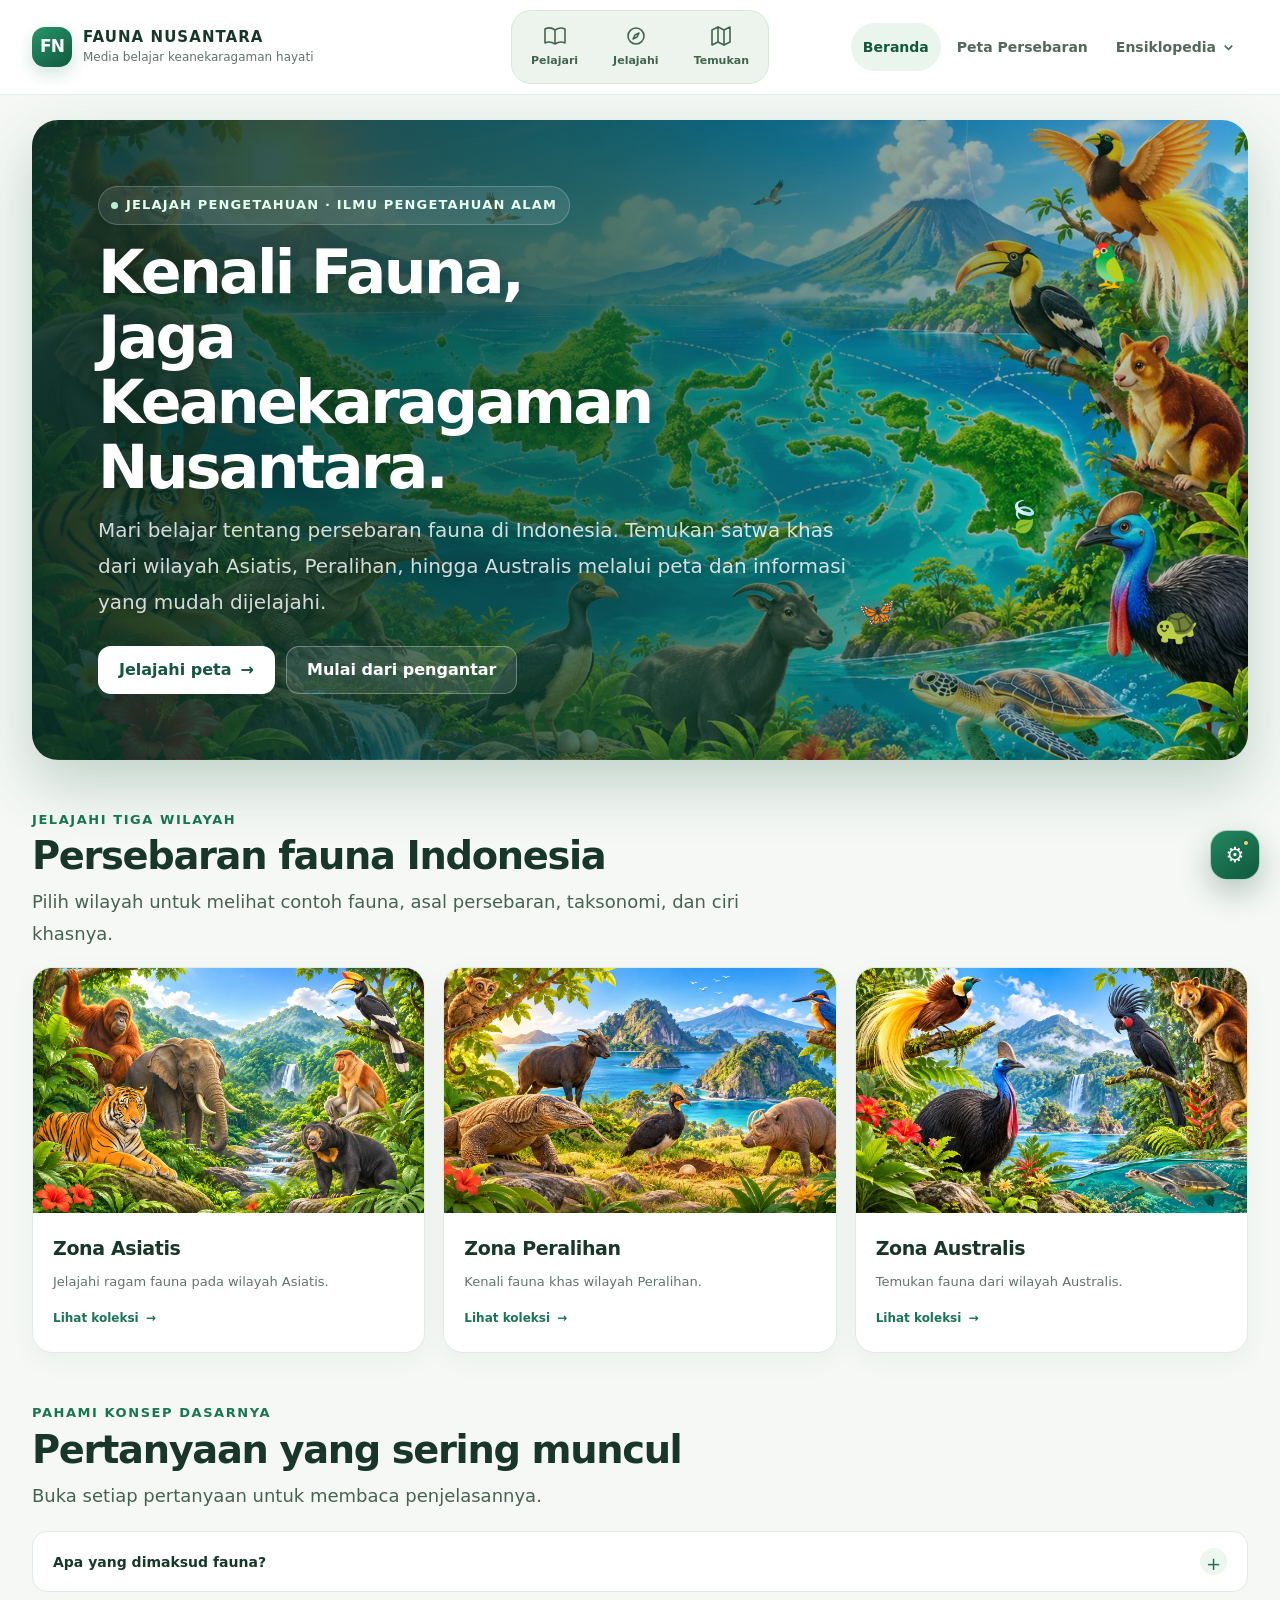
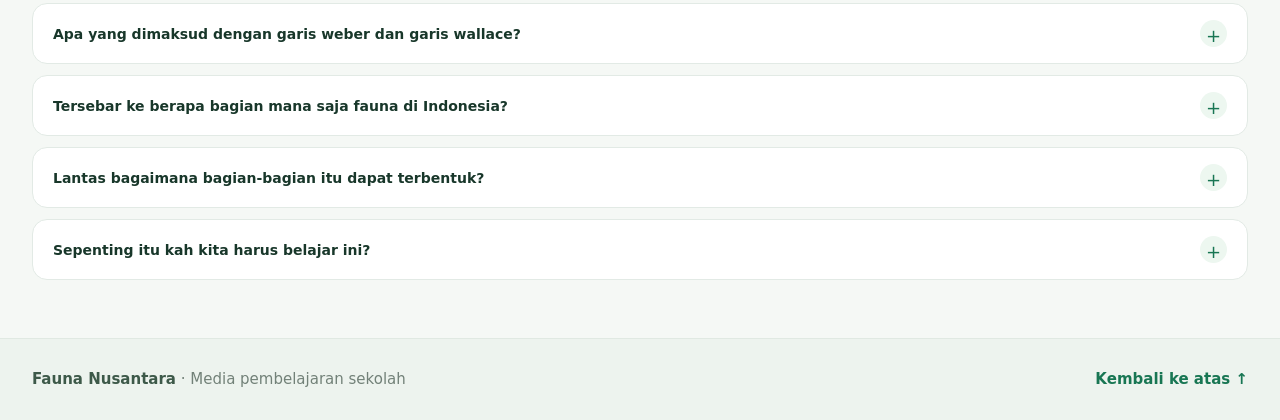
<file: home.html>
<!doctype html>
<html lang="id">
<head>
  <meta charset="utf-8">
  <meta name="viewport" content="width=device-width, initial-scale=1">
  <meta name="theme-color" content="#176c4a">
  <meta name="description" content="Media belajar interaktif tentang persebaran fauna di Indonesia dan tiga wilayah utamanya.">
  <title>Belajar Persebaran Fauna Indonesia | Fauna Nusantara</title>
  <link rel="stylesheet" href="site.css">
  <script src="site.js" defer></script>
  <link rel="preload" as="image" href="assets/indonesia-fauna-hero.webp" fetchpriority="high">
</head>
<body id="top">
<header class="site-header">
  <div class="header-inner">
    <a class="brand" href="home.html" aria-label="Fauna Nusantara, beranda">
      <span class="brand-mark" aria-hidden="true">FN</span>
      <span class="brand-copy"><strong>FAUNA NUSANTARA</strong><span>Media belajar keanekaragaman hayati</span></span>
    </a>
    <nav class="main-nav" aria-label="Navigasi utama">
      <a href="home.html" aria-current="page">Beranda</a>
      <a href="peta.html" >Peta Persebaran</a>
    </nav>
  </div>
</header>

<main class="page-shell">
  <section class="hero home-hero" aria-labelledby="hero-title">
    <div class="hero-floaters" aria-hidden="true"><span class="floater floater-bird">🦜</span><span class="floater floater-butterfly">🦋</span><span class="floater floater-turtle">🐢</span><span class="floater floater-leaf">🍃</span></div>
    <span class="eyebrow"><span class="eyebrow-dot"></span> Jelajah pengetahuan · Ilmu pengetahuan alam</span>
    <h1 id="hero-title">Kenali Fauna,<br>Jaga Keanekaragaman Nusantara.</h1>
    <p>Mari belajar tentang persebaran fauna di Indonesia. Temukan satwa khas dari wilayah Asiatis, Peralihan, hingga Australis melalui peta dan informasi yang mudah dijelajahi.</p>
    <div class="hero-actions"><a class="btn btn-primary" href="peta.html">Jelajahi peta <span aria-hidden="true">→</span></a><a class="btn btn-ghost" href="#materi">Mulai dari pengantar</a></div>
  </section>

  <section id="materi" aria-labelledby="region-title">
    <div class="section-heading"><div><span class="section-kicker">Jelajahi tiga wilayah</span><h2 id="region-title">Persebaran fauna Indonesia</h2><p>Pilih wilayah untuk melihat contoh fauna, asal persebaran, taksonomi, dan ciri khasnya.</p></div></div>
    <div class="region-grid">
      <a class="region-card" href="asiatis.html"><div class="region-card-media"><img src="assets/fauna-zona-asiatis.webp" alt="Ilustrasi fauna khas zona Asiatis" loading="lazy" decoding="async"></div><div class="region-card-body"><h3>Zona Asiatis</h3><p>Jelajahi ragam fauna pada wilayah Asiatis.</p><span class="card-link">Lihat koleksi <span aria-hidden="true">→</span></span></div></a>
      <a class="region-card" href="peralihan.html"><div class="region-card-media"><img src="assets/fauna-zona-peralihan.webp" alt="Ilustrasi fauna khas zona Peralihan" loading="lazy" decoding="async"></div><div class="region-card-body"><h3>Zona Peralihan</h3><p>Kenali fauna khas wilayah Peralihan.</p><span class="card-link">Lihat koleksi <span aria-hidden="true">→</span></span></div></a>
      <a class="region-card" href="australis.html"><div class="region-card-media"><img src="assets/fauna-zona-australis.webp" alt="Ilustrasi fauna khas zona Australis" loading="lazy" decoding="async"></div><div class="region-card-body"><h3>Zona Australis</h3><p>Temukan fauna dari wilayah Australis.</p><span class="card-link">Lihat koleksi <span aria-hidden="true">→</span></span></div></a>
    </div>
  </section>

  <section aria-label="Ringkasan materi" class="info-strip">
    <div class="info-chip"><strong>3 wilayah fauna</strong><span>Asiatis, Peralihan, dan Australis</span></div>
    <div class="info-chip"><strong>Peta persebaran</strong><span>Navigasi visual menuju setiap zona</span></div>
    <div class="info-chip"><strong>Materi terstruktur</strong><span>Ciri khas dan klasifikasi fauna</span></div>
  </section>

  <section aria-labelledby="faq-title">
    <div class="section-heading"><div><span class="section-kicker">Pahami konsep dasarnya</span><h2 id="faq-title">Pertanyaan yang sering muncul</h2><p>Buka setiap pertanyaan untuk membaca penjelasannya.</p></div></div>
    <div class="faq-list"><details class="faq-item"><summary>Apa yang dimaksud fauna?</summary><div class="faq-answer"><p>Menurut KBBI, fauna adalah seluruh kehidupan hewan suatu habitat, daerah, atau strata geologi tertentu. Kata &quot;fauna&quot; juga berasal dari bahasa Latin yang artinya alam hewan. Sementara dalam kepercayaan Romawi, fauna adalah &quot;faunus&quot; yang merupakan dewa hutan dan kesuburan ladang dan ternak.</p></div></details>
<details class="faq-item"><summary>Apa yang dimaksud dengan garis weber dan garis wallace?</summary><div class="faq-answer"><p>Garis Wallace membentang dari Selat Lombok menuju Selat Makassar dan berakhir di Filipina bagian Selatan. Sementara garis Weber merupakan garis batas yang memisahkan wilayah fauna tipe Peralihan dengan fauna tipe Australis. Garis ini membentang dari Laut Arafura menuju Laut Banda dan berakhir di Laut Maluku.</p></div></details>
<details class="faq-item"><summary>Tersebar ke berapa bagian mana saja fauna di Indonesia?</summary><div class="faq-answer"><p>Persebaran Fauna di Indonesia terbagi menjadi 3 wilayah yaitu Fauna Asiatis, Fauna Peralihan dan Fauna Australis yang dibatasi oleh Garis Wallace dan Garis Weber.</p></div></details>
<details class="faq-item"><summary>Lantas bagaimana bagian-bagian itu dapat terbentuk?</summary><div class="faq-answer"><p>Bumi menjadi tempat hidup bagi beraneka ragam flora dan fauna. Keanekaragaman terutama untuk fauna di dunia sangat bergantung pada kondisi masing-masing wilayah. Letak geografis, kondisi lingkungan, iklim, cuaca, dan lain sebagainya, yang tidak sama di setiap kawasan, menjadi faktor penentu satu jenis flora atau fauna bisa berkembang atau tidak. Sudah jelas bahwa kondisi permukaan bumi tidak seragam. Karena itu, wajar kondisi keanekaragaman fauna di masing-masing wilayah berlainan.</p></div></details>
<details class="faq-item"><summary>Sepenting itu kah kita harus belajar ini?</summary><div class="faq-answer"><p>Karena pada dasarnya keragaman hayati harus dijaga dan dilestarikan karena akan dapat menjadi sumber ilmu pengetahuan dan teknologi, sumber inspirasi pengembangan obat-obatan tradisional, penelitian mengenai rahasia lingkungan dan akan menjadi penunjang utama dalam kelangsungan hidup umat manusia pada umumnya.</p></div></details></div>
  </section>
</main>
<footer class="site-footer">
  <div class="footer-inner"><span><strong>Fauna Nusantara</strong> · Media pembelajaran sekolah</span><a class="back-top" href="#top">Kembali ke atas ↑</a></div>
</footer>

<div class="site-tools" aria-label="Pengaturan suara dan tampilan">
  <details class="utility-menu" data-utility-menu>
    <summary class="utility-trigger" aria-label="Buka pengaturan suara dan tampilan" title="Pengaturan suara dan tampilan"><span aria-hidden="true">⚙</span><span class="utility-dot" aria-hidden="true"></span></summary>
    <div class="utility-popover">
      <div class="utility-popover-head"><div><strong>Pengaturan</strong><small>Suara & tampilan</small></div><span aria-hidden="true">✦</span></div>
      <div class="audio-dock">
        <span class="audio-icon" aria-hidden="true">♫</span>
        <div class="audio-copy"><strong>Suasana Nusantara</strong><span data-audio-status aria-live="polite">Musik berhenti</span></div>
        <button class="audio-toggle" type="button" data-audio-toggle aria-pressed="false" aria-label="Putar musik latar">▶</button>
      </div>
      <label class="volume-control" aria-label="Volume musik"><span aria-hidden="true">♪</span><span>Volume</span><input data-audio-volume type="range" min="0" max="1" step="0.05" value="0.35"></label>
      <div class="utility-divider"></div>
      <div class="cursor-setting"><div><strong>Kursor hewan</strong><small data-cursor-help>Ganti kursor dengan ikon fauna acak</small></div><button class="cursor-toggle" type="button" data-cursor-toggle aria-pressed="true">ON</button></div>
      <p class="utility-footnote">Musik tetap berjalan saat berpindah halaman di dalam website.</p>
    </div>
  </details>
</div>
<audio data-site-audio preload="none" loop src="https://nullrights.com/download/x2zy8up903"></audio>
</body>
</html>
</file>
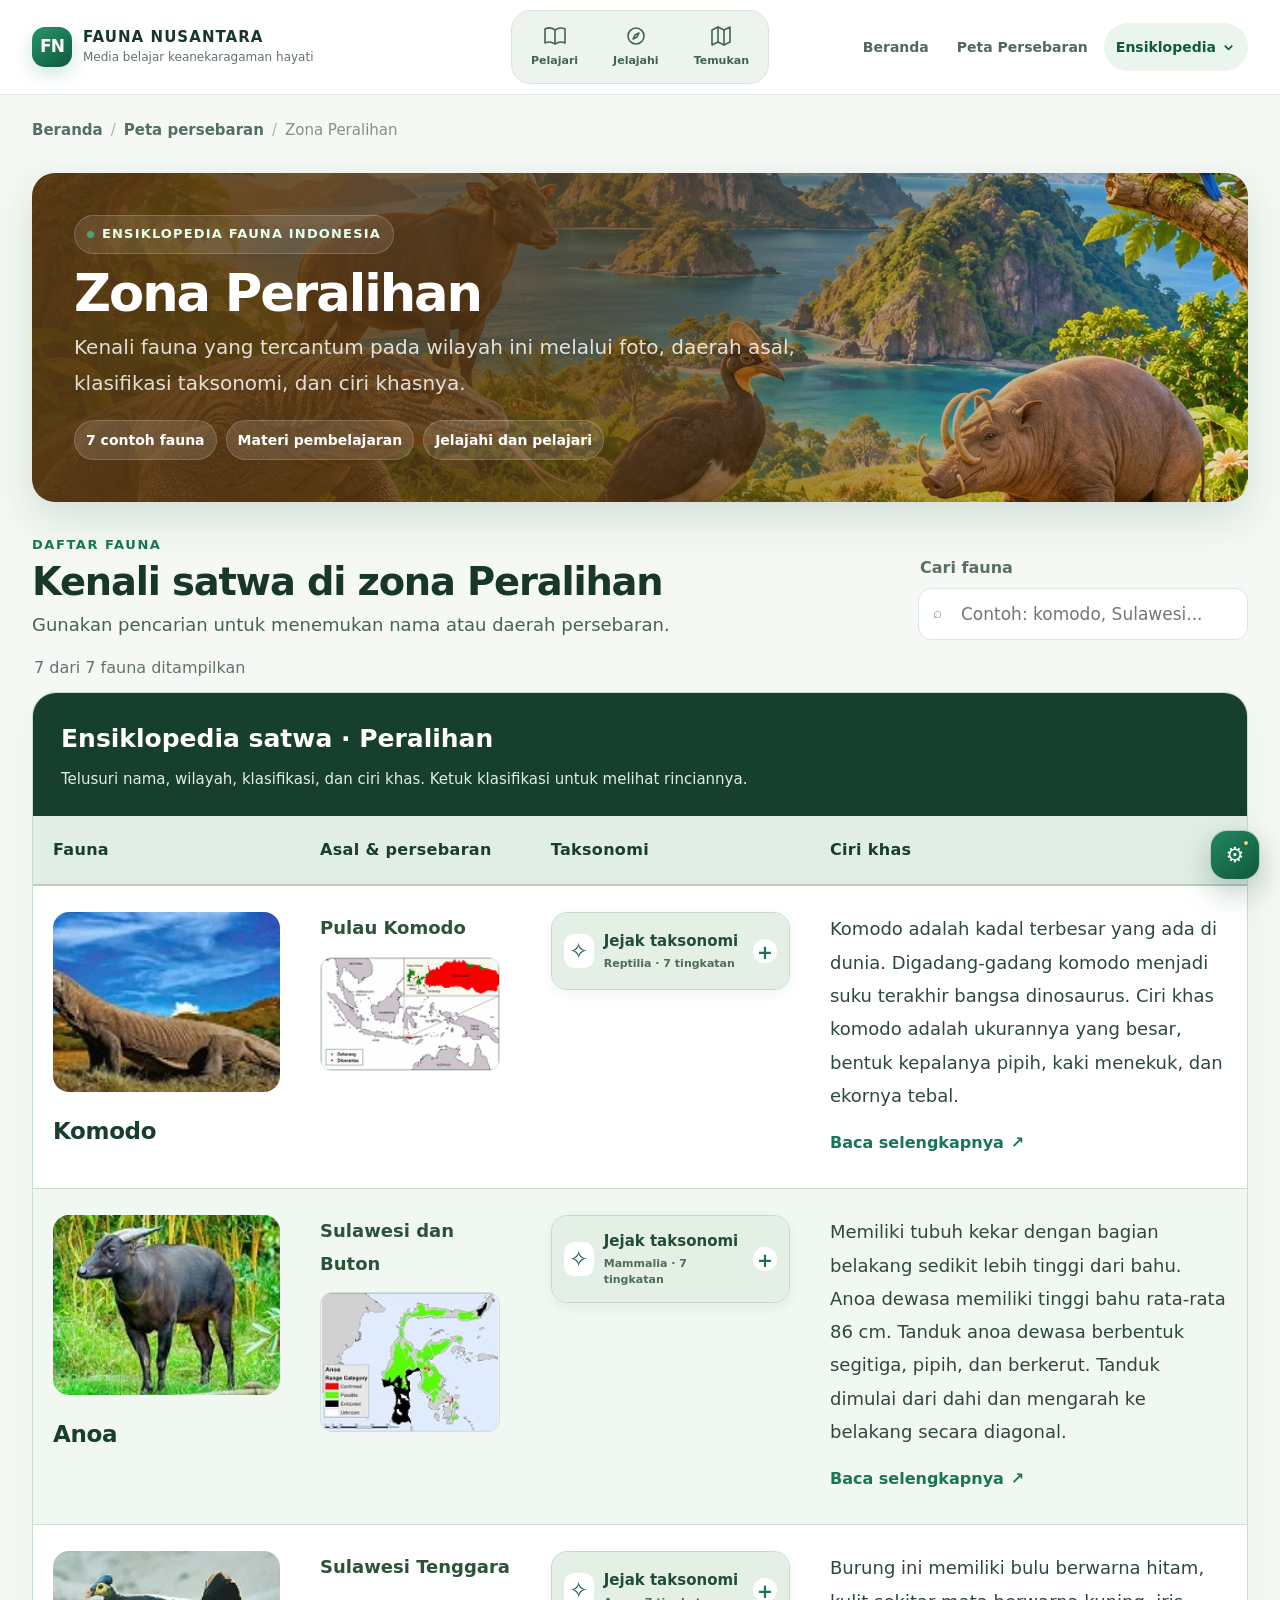
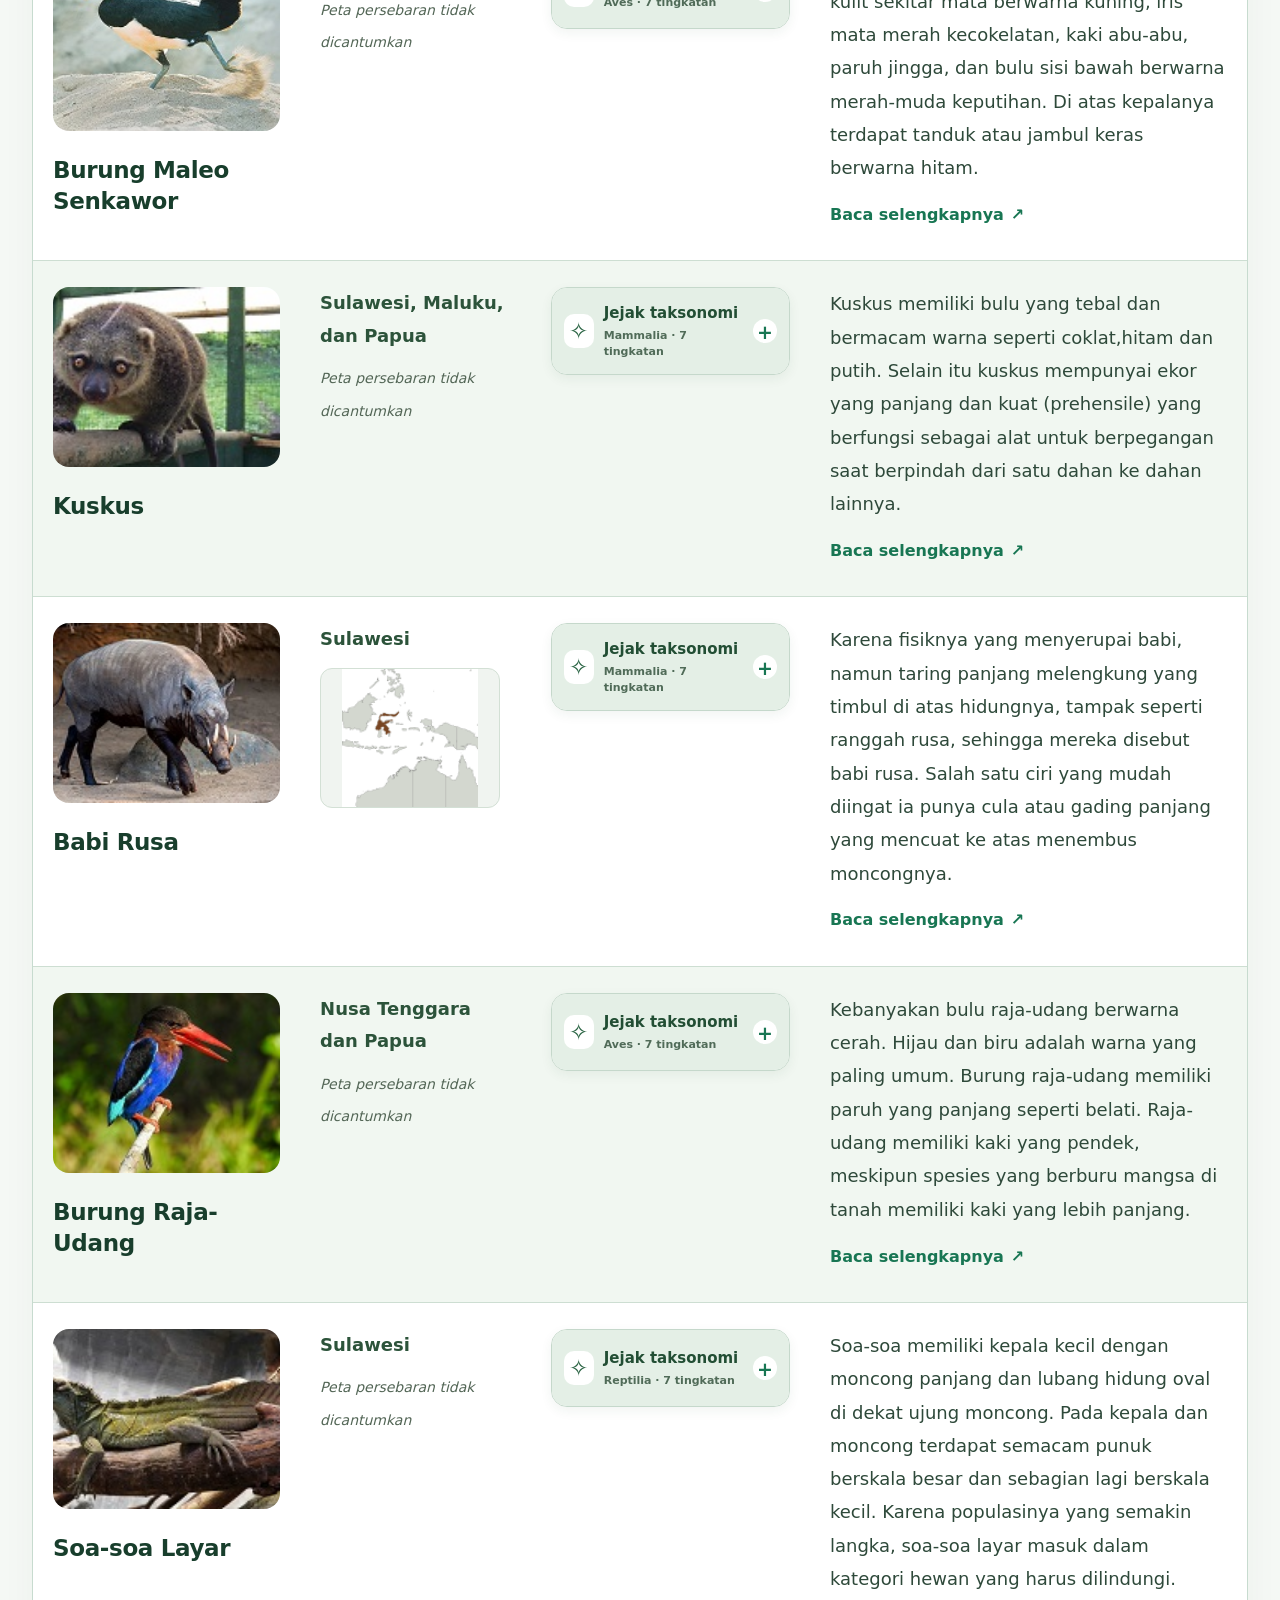
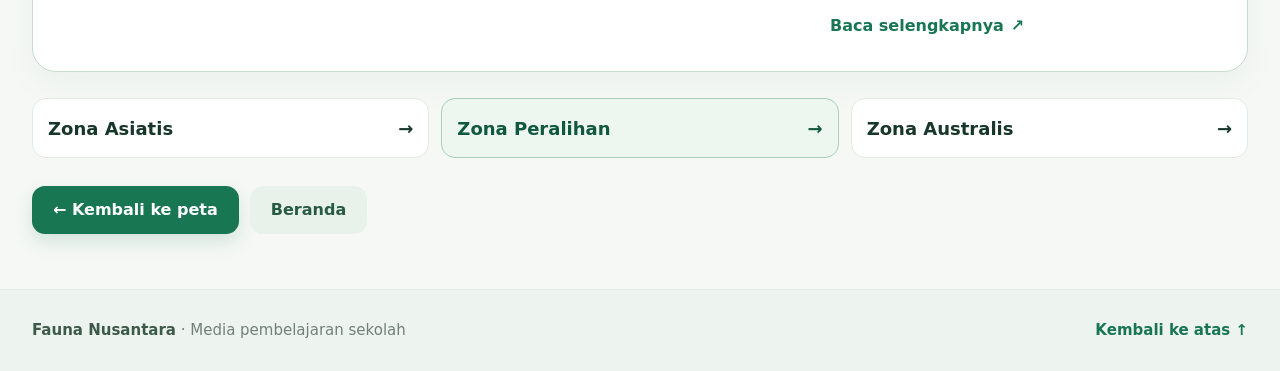
<file: peralihan.html>
<!doctype html>
<html lang="id">
<head>
  <meta charset="utf-8">
  <meta name="viewport" content="width=device-width, initial-scale=1">
  <meta name="theme-color" content="#176c4a">
  <meta name="description" content="Kenali contoh fauna, asal persebaran, taksonomi, dan ciri khas dari zona Peralihan.">
  <title>Zona Peralihan | Fauna Nusantara</title>
  <link rel="stylesheet" href="site.css">
  <script src="site.js" defer></script>
</head>
<body id="top">
<header class="site-header">
  <div class="header-inner">
    <a class="brand" href="home.html" aria-label="Fauna Nusantara, beranda">
      <span class="brand-mark" aria-hidden="true">FN</span>
      <span class="brand-copy"><strong>FAUNA NUSANTARA</strong><span>Media belajar keanekaragaman hayati</span></span>
    </a>
    <nav class="main-nav" aria-label="Navigasi utama">
      <a href="home.html" >Beranda</a>
      <a href="peta.html" aria-current="page">Peta Persebaran</a>
    </nav>
  </div>
</header>

<main class="page-shell">
  <div class="breadcrumbs"><a href="home.html">Beranda</a><span class="crumb-sep">/</span><a href="peta.html">Peta persebaran</a><span class="crumb-sep">/</span><span>Zona Peralihan</span></div>
  <section class="zone-hero zone-peralihan" aria-labelledby="zone-title">
    <span class="eyebrow"><span class="eyebrow-dot"></span> Ensiklopedia fauna Indonesia</span>
    <h1 id="zone-title">Zona Peralihan</h1>
    <p>Kenali fauna yang tercantum pada wilayah ini melalui foto, daerah asal, klasifikasi taksonomi, dan ciri khasnya.</p>
    <div class="zone-meta"><span>7 contoh fauna</span><span>Materi pembelajaran</span><span>Jelajahi dan pelajari</span></div>
  </section>
  <section aria-labelledby="list-title">
    <div class="zone-tools">
      <div><span class="section-kicker">Daftar fauna</span><h2 id="list-title">Kenali satwa di zona Peralihan</h2><p>Gunakan pencarian untuk menemukan nama atau daerah persebaran.</p></div>
      <div class="search-wrap"><label for="fauna-search">Cari fauna</label><span class="search-icon" aria-hidden="true">⌕</span><input id="fauna-search" type="search" placeholder="Contoh: komodo, Sulawesi..." autocomplete="off" data-fauna-search></div>
    </div>
    <p class="table-count" data-fauna-count aria-live="polite">7 dari 7 fauna ditampilkan</p>
    <div class="table-shell" tabindex="0" role="region" aria-label="Tabel ensiklopedia fauna, geser mendatar pada layar kecil">
      <table class="fauna-table"><caption>Ensiklopedia satwa · Peralihan<span>Telusuri nama, wilayah, klasifikasi, dan ciri khas. Ketuk klasifikasi untuk melihat rinciannya.</span></caption>
        <thead><tr><th scope="col">Fauna</th><th scope="col">Asal &amp; persebaran</th><th scope="col">Taksonomi</th><th scope="col">Ciri khas</th></tr></thead>
        <tbody><tr data-fauna-row>
  <td><div class="species"><img class="species-photo" src="images/komodo.jpg" alt="Foto Komodo" loading="lazy" decoding="async"><h3>Komodo</h3></div></td>
  <td><div class="distribution"><strong>Pulau Komodo</strong><img src="images/sebarkomodo.jpg" alt="Peta persebaran Komodo" loading="lazy" decoding="async"></div></td>
  <td><details class="taxonomy"><summary>Lihat klasifikasi</summary><ul><li>Filum:Chordata</li><li>Kelas:Reptilia</li><li>Ordo:Squamata</li><li>Famili:Varanidae</li><li>Genus:Varanus</li><li>Spesies:Varanus komodoensis</li></ul></details></td>
  <td><p class="fauna-description">Komodo adalah kadal terbesar yang ada di dunia. Digadang-gadang komodo menjadi suku terakhir bangsa dinosaurus. Ciri khas komodo adalah ukurannya yang besar, bentuk kepalanya pipih, kaki menekuk, dan ekornya tebal.</p><a class="read-more" href="https://id.wikipedia.org/wiki/Komodo" target="_blank" rel="noopener noreferrer">Baca selengkapnya <span aria-hidden="true">↗</span></a></td>
</tr>
<tr data-fauna-row>
  <td><div class="species"><img class="species-photo" src="images/anoa.jpg" alt="Foto Anoa" loading="lazy" decoding="async"><h3>Anoa</h3></div></td>
  <td><div class="distribution"><strong>Sulawesi dan Buton</strong><img src="images/sebaranoa.jpg" alt="Peta persebaran Anoa" loading="lazy" decoding="async"></div></td>
  <td><details class="taxonomy"><summary>Lihat klasifikasi</summary><ul><li>Filum:Chordata</li><li>Kelas:Mammalia</li><li>Ordo:Artiodactyla</li><li>Famili:Bovidae</li><li>Genus:Bubalus</li><li>Spesies:Bubalus quarlesi</li></ul></details></td>
  <td><p class="fauna-description">Memiliki tubuh kekar dengan bagian belakang sedikit lebih tinggi dari bahu. Anoa dewasa memiliki tinggi bahu rata-rata 86 cm. Tanduk anoa dewasa berbentuk segitiga, pipih, dan berkerut. Tanduk dimulai dari dahi dan mengarah ke belakang secara diagonal.</p><a class="read-more" href="https://id.wikipedia.org/wiki/Anoa" target="_blank" rel="noopener noreferrer">Baca selengkapnya <span aria-hidden="true">↗</span></a></td>
</tr>
<tr data-fauna-row>
  <td><div class="species"><img class="species-photo" src="images/maleo.jpg" alt="Foto Burung Maleo Senkawor" loading="lazy" decoding="async"><h3>Burung Maleo Senkawor</h3></div></td>
  <td><div class="distribution"><strong>Sulawesi Tenggara</strong><span class="no-map">Peta persebaran tidak dicantumkan</span></div></td>
  <td><details class="taxonomy"><summary>Lihat klasifikasi</summary><ul><li>Filum:Chordata</li><li>Kelas:Aves</li><li>Ordo:Galliformes</li><li>Famili:Megapodiidae</li><li>Genus:Macrocephalon</li><li>Spesies:M.maleo</li></ul></details></td>
  <td><p class="fauna-description">Burung ini memiliki bulu berwarna hitam, kulit sekitar mata berwarna kuning, iris mata merah kecokelatan, kaki abu-abu, paruh jingga, dan bulu sisi bawah berwarna merah-muda keputihan. Di atas kepalanya terdapat tanduk atau jambul keras berwarna hitam.</p><a class="read-more" href="https://id.wikipedia.org/wiki/Maleo_senkawor" target="_blank" rel="noopener noreferrer">Baca selengkapnya <span aria-hidden="true">↗</span></a></td>
</tr>
<tr data-fauna-row>
  <td><div class="species"><img class="species-photo" src="images/kuskus.jpg" alt="Foto Kuskus" loading="lazy" decoding="async"><h3>Kuskus</h3></div></td>
  <td><div class="distribution"><strong>Sulawesi, Maluku, dan Papua</strong><span class="no-map">Peta persebaran tidak dicantumkan</span></div></td>
  <td><details class="taxonomy"><summary>Lihat klasifikasi</summary><ul><li>Filum:Chordata</li><li>Kelas:Mammalia</li><li>Ordo:Diprotodontia</li><li>Famili:Phalangeridae</li><li>Genus:Phalanger dan Spilocuscus</li><li>Spesies:Ailurops ursinus</li></ul></details></td>
  <td><p class="fauna-description">Kuskus memiliki bulu yang tebal dan bermacam warna seperti coklat,hitam dan putih. Selain itu kuskus mempunyai ekor yang panjang dan kuat (prehensile) yang berfungsi sebagai alat untuk berpegangan saat berpindah dari satu dahan ke dahan lainnya.</p><a class="read-more" href="https://id.wikipedia.org/wiki/Kuskus" target="_blank" rel="noopener noreferrer">Baca selengkapnya <span aria-hidden="true">↗</span></a></td>
</tr>
<tr data-fauna-row>
  <td><div class="species"><img class="species-photo" src="images/babirusa.jpg" alt="Foto Babi Rusa" loading="lazy" decoding="async"><h3>Babi Rusa</h3></div></td>
  <td><div class="distribution"><strong>Sulawesi</strong><img src="images/sebarbabirusa.jpg" alt="Peta persebaran Babi Rusa" loading="lazy" decoding="async"></div></td>
  <td><details class="taxonomy"><summary>Lihat klasifikasi</summary><ul><li>Filum:Chordata</li><li>Kelas:Mammalia</li><li>Ordo:Artiodactylas</li><li>Famili:Suidae</li><li>Genus:Babyrousa</li><li>Spesies:B.babyrussa</li></ul></details></td>
  <td><p class="fauna-description">Karena fisiknya yang menyerupai babi, namun taring panjang melengkung yang timbul di atas hidungnya, tampak seperti ranggah rusa, sehingga mereka disebut babi rusa. Salah satu ciri yang mudah diingat ia punya cula atau gading panjang yang mencuat ke atas menembus moncongnya.</p><a class="read-more" href="https://id.wikipedia.org/wiki/Babi_rusa" target="_blank" rel="noopener noreferrer">Baca selengkapnya <span aria-hidden="true">↗</span></a></td>
</tr>
<tr data-fauna-row>
  <td><div class="species"><img class="species-photo" src="images/rajauang.jpg" alt="Foto Burung Raja-Udang" loading="lazy" decoding="async"><h3>Burung Raja-Udang</h3></div></td>
  <td><div class="distribution"><strong>Nusa Tenggara dan Papua</strong><span class="no-map">Peta persebaran tidak dicantumkan</span></div></td>
  <td><details class="taxonomy"><summary>Lihat klasifikasi</summary><ul><li>Filum:Chordata</li><li>Kelas:Aves</li><li>Ordo:Coraciiformes</li><li>Famili:Alcedinidae</li><li>Genus:Alcedo</li><li>Spesies:Alcedo coerulescens</li></ul></details></td>
  <td><p class="fauna-description">Kebanyakan bulu raja-udang berwarna cerah. Hijau dan biru adalah warna yang paling umum. Burung raja-udang memiliki paruh yang panjang seperti belati. Raja-udang memiliki kaki yang pendek, meskipun spesies yang berburu mangsa di tanah memiliki kaki yang lebih panjang.</p><a class="read-more" href="https://id.wikipedia.org/wiki/Raja-udang" target="_blank" rel="noopener noreferrer">Baca selengkapnya <span aria-hidden="true">↗</span></a></td>
</tr>
<tr data-fauna-row>
  <td><div class="species"><img class="species-photo" src="images/soalayar.jpg" alt="Foto Soa-soa Layar" loading="lazy" decoding="async"><h3>Soa-soa Layar</h3></div></td>
  <td><div class="distribution"><strong>Sulawesi</strong><span class="no-map">Peta persebaran tidak dicantumkan</span></div></td>
  <td><details class="taxonomy"><summary>Lihat klasifikasi</summary><ul><li>Filum:Chordata</li><li>Kelas:Reptilia</li><li>Ordo:Squamata</li><li>Famili:Agamidae</li><li>Genus:Hydrosaurus</li><li>Spesies: H.amboinensis</li></ul></details></td>
  <td><p class="fauna-description">Soa-soa memiliki kepala kecil dengan moncong panjang dan lubang hidung oval di dekat ujung moncong. Pada kepala dan moncong terdapat semacam punuk berskala besar dan sebagian lagi berskala kecil. Karena populasinya yang semakin langka, soa-soa layar masuk dalam kategori hewan yang harus dilindungi.</p><a class="read-more" href="https://id.wikipedia.org/wiki/Soa-soa" target="_blank" rel="noopener noreferrer">Baca selengkapnya <span aria-hidden="true">↗</span></a></td>
</tr></tbody>
      </table>
    </div>
    <div class="empty-state" data-fauna-empty role="status">Tidak ada fauna yang cocok. Coba kata kunci lain.</div>
  </section>
  <nav class="zone-switcher" aria-label="Navigasi zona fauna">
    <a href="asiatis.html" ><span>Zona Asiatis</span><span aria-hidden="true">→</span></a>
    <a href="peralihan.html" aria-current="page"><span>Zona Peralihan</span><span aria-hidden="true">→</span></a>
    <a href="australis.html" ><span>Zona Australis</span><span aria-hidden="true">→</span></a>
  </nav>
  <div class="hero-actions zone-actions"><a class="btn btn-green" href="peta.html">← Kembali ke peta</a><a class="btn btn-soft" href="home.html">Beranda</a></div>
</main>
<footer class="site-footer">
  <div class="footer-inner"><span><strong>Fauna Nusantara</strong> · Media pembelajaran sekolah</span><a class="back-top" href="#top">Kembali ke atas ↑</a></div>
</footer>

<div class="site-tools" aria-label="Pengaturan suara dan tampilan">
  <details class="utility-menu" data-utility-menu>
    <summary class="utility-trigger" aria-label="Buka pengaturan suara dan tampilan" title="Pengaturan suara dan tampilan"><span aria-hidden="true">⚙</span><span class="utility-dot" aria-hidden="true"></span></summary>
    <div class="utility-popover">
      <div class="utility-popover-head"><div><strong>Pengaturan</strong><small>Suara & tampilan</small></div><span aria-hidden="true">✦</span></div>
      <div class="audio-dock">
        <span class="audio-icon" aria-hidden="true">♫</span>
        <div class="audio-copy"><strong>Suasana Nusantara</strong><span data-audio-status aria-live="polite">Menyiapkan musik…</span></div>
        <button class="audio-toggle" type="button" data-audio-toggle aria-pressed="false" aria-label="Putar musik latar">▶</button>
      </div>
      <label class="volume-control" aria-label="Volume musik"><span aria-hidden="true">♪</span><span>Volume</span><input data-audio-volume type="range" min="0" max="1" step="0.05" value="0.35"></label>
      <label class="music-picker" for="music-choice"><span>Pilih lagu</span><select id="music-choice" data-music-choice><option value="auto">Otomatis sesuai halaman</option><option value="epic-at-the-jungle">Lagu awal · Epic at the Jungle</option><option value="rimba-senja">Rimba Senja</option><option value="bisik-kanopi">Bisik Kanopi</option><option value="angin-wallacea">Angin Wallacea</option><option value="fajar-papua">Fajar Papua</option></select><small>Pilihan manual tetap dipakai saat berpindah halaman.</small></label>
      <div class="utility-divider"></div>
      <div class="cursor-setting"><div><strong>Kursor hewan</strong><small data-cursor-help>Ganti kursor dengan ikon fauna acak</small></div><button class="cursor-toggle" type="button" data-cursor-toggle aria-pressed="true">ON</button></div>
      <p class="utility-footnote">Pilih otomatis atau lagu favoritmu. Ketuk halaman jika browser menahan suara.</p>
    </div>
  </details>
</div>
<audio data-site-audio autoplay preload="auto" loop src="assets/audio/angin-wallacea.mp3"></audio>
</body>
</html>
</file>
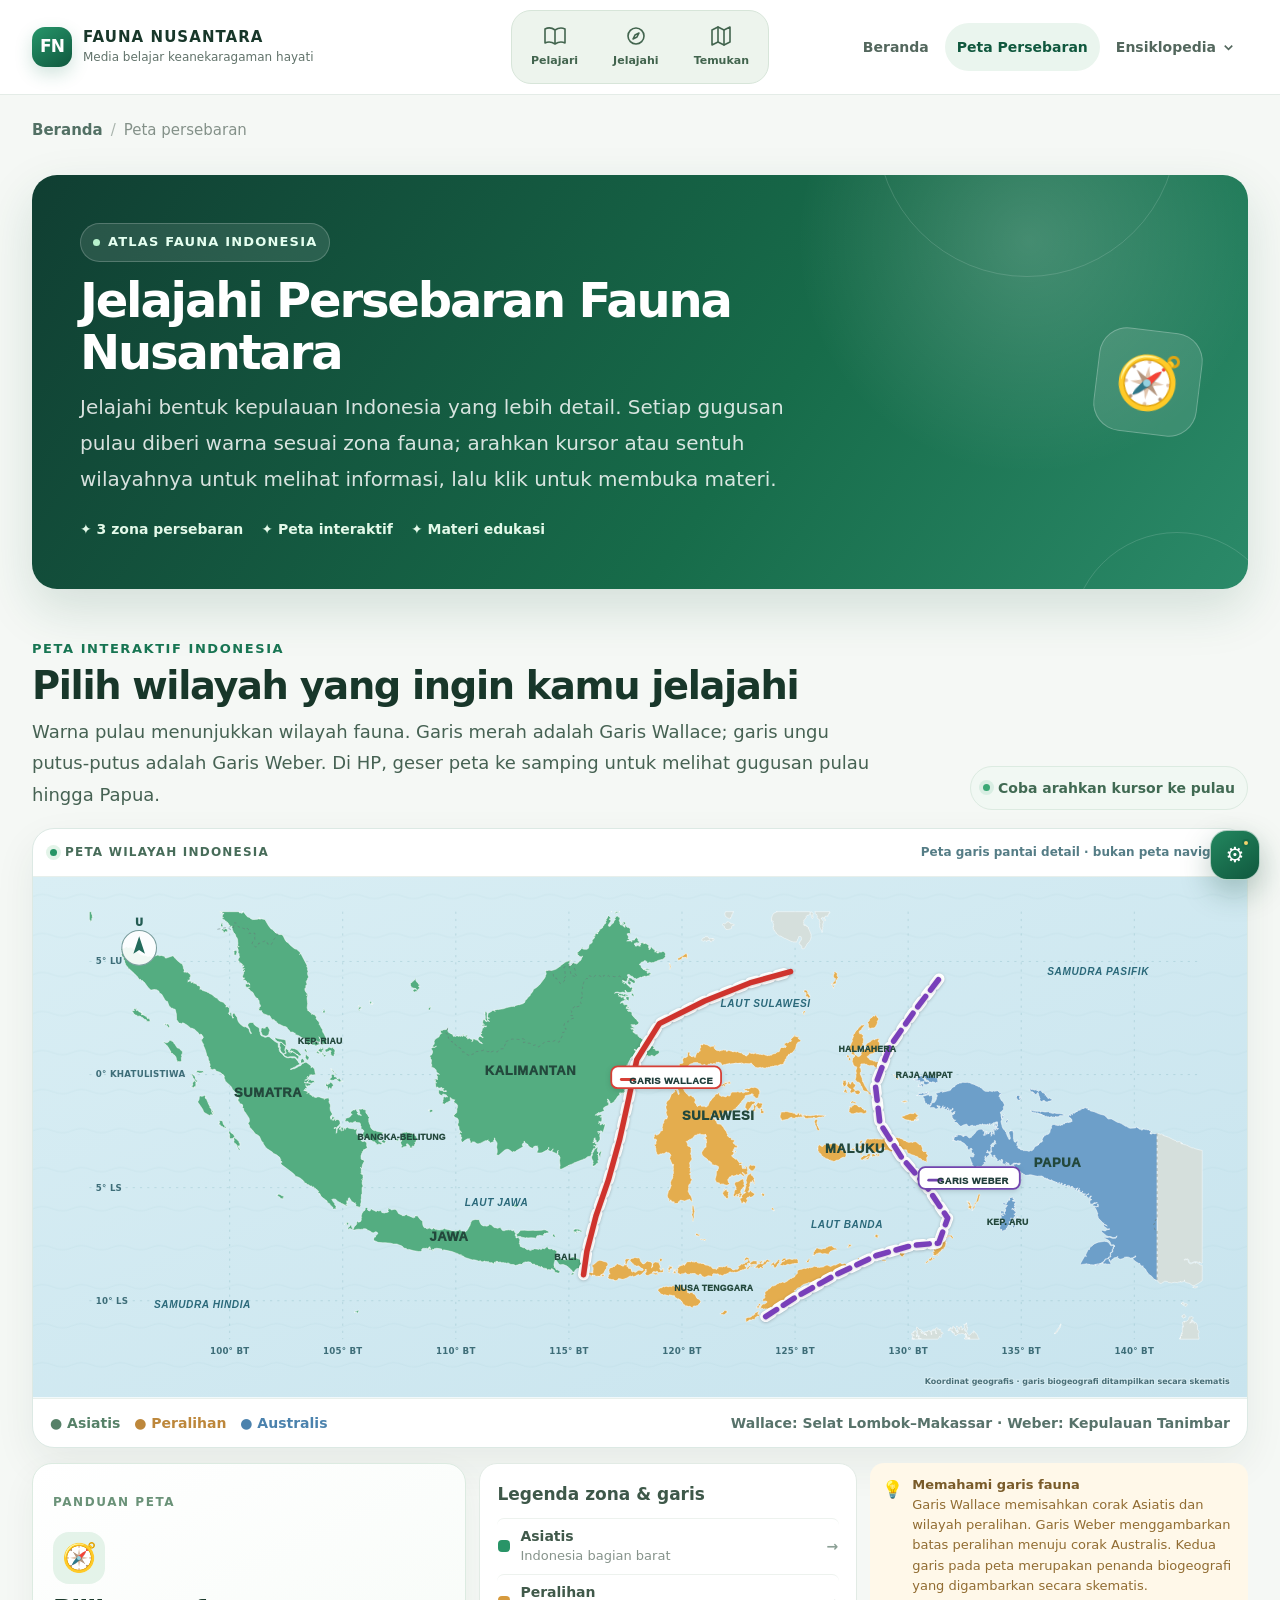
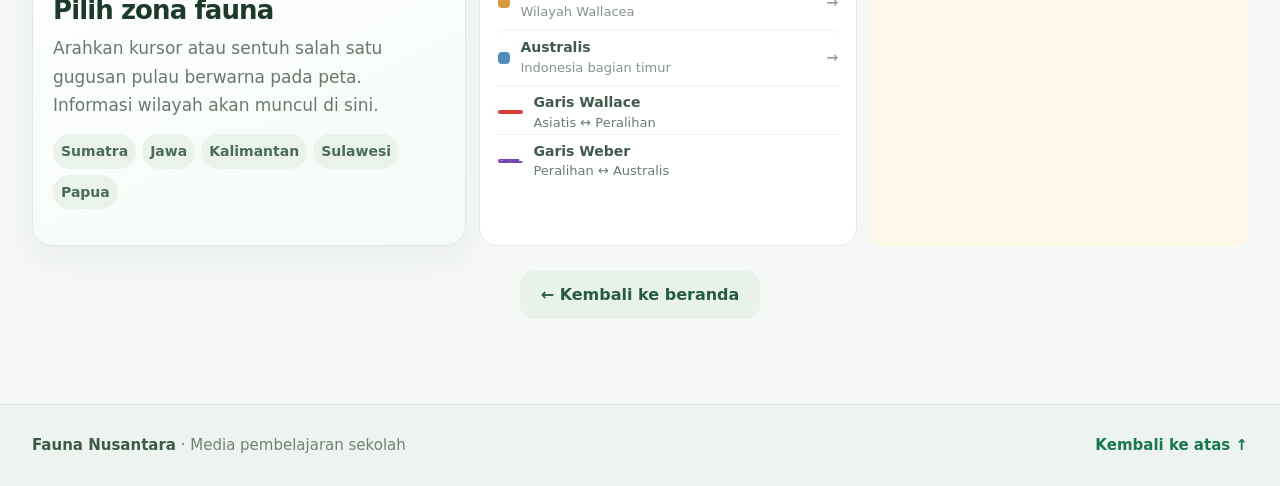
<file: peta.html>
<!doctype html>
<html lang="id">
<head>
  <meta charset="utf-8">
  <meta name="viewport" content="width=device-width, initial-scale=1">
  <meta name="theme-color" content="#176c4a">
  <meta name="description" content="Pilih salah satu wilayah pada peta untuk mempelajari fauna Asiatis, Peralihan, dan Australis.">
  <title>Peta Persebaran Fauna Indonesia | Fauna Nusantara</title>
  <link rel="stylesheet" href="site.css">
  <script src="site.js" defer></script>
</head>
<body id="top">
<header class="site-header">
  <div class="header-inner">
    <a class="brand" href="home.html" aria-label="Fauna Nusantara, beranda">
      <span class="brand-mark" aria-hidden="true">FN</span>
      <span class="brand-copy"><strong>FAUNA NUSANTARA</strong><span>Media belajar keanekaragaman hayati</span></span>
    </a>
    <nav class="main-nav" aria-label="Navigasi utama">
      <a href="home.html" >Beranda</a>
      <a href="peta.html" aria-current="page">Peta Persebaran</a>
    </nav>
  </div>
</header>

<main class="page-shell map-page">
  <div class="breadcrumbs"><a href="home.html">Beranda</a><span class="crumb-sep">/</span><span>Peta persebaran</span></div>

  <section class="atlas-hero" aria-labelledby="map-title">
    <div class="atlas-hero-copy">
      <span class="eyebrow"><span class="eyebrow-dot"></span> Atlas fauna Indonesia</span>
      <h1 id="map-title">Jelajahi Persebaran Fauna Nusantara</h1>
      <p>Jelajahi bentuk kepulauan Indonesia yang lebih detail. Setiap gugusan pulau diberi warna sesuai zona fauna; arahkan kursor atau sentuh wilayahnya untuk melihat informasi, lalu klik untuk membuka materi.</p>
      <div class="atlas-hero-meta"><span>✦ 3 zona persebaran</span><span>✦ Peta interaktif</span><span>✦ Materi edukasi</span></div>
    </div>
    <div class="atlas-hero-mark" aria-hidden="true">🧭</div>
  </section>

  <section class="atlas-section" aria-labelledby="atlas-heading">
    <div class="section-heading atlas-section-heading">
      <div><span class="section-kicker">Peta interaktif Indonesia</span><h2 id="atlas-heading">Pilih wilayah yang ingin kamu jelajahi</h2><p>Warna pulau menunjukkan wilayah fauna. Garis merah adalah Garis Wallace; garis ungu putus-putus adalah Garis Weber. Di HP, geser peta ke samping untuk melihat gugusan pulau hingga Papua.</p></div>
      <span class="atlas-hint"><span class="hint-pulse"></span> Coba arahkan kursor ke pulau</span>
    </div>

    <div class="atlas-layout">
      <div class="atlas-map-frame">
        <div class="atlas-map-topline"><span><i></i> PETA WILAYAH INDONESIA</span><span class="map-scale">Peta garis pantai detail · bukan peta navigasi</span></div>
<div class="atlas-map-scroll" tabindex="0" aria-label="Peta detail Indonesia. Pada layar kecil, geser ke kiri atau kanan untuk melihat seluruh kepulauan.">
<svg class="indonesia-map detailed-map" viewBox="0 0 1680 720" role="group" aria-labelledby="map-svg-title map-svg-desc" xmlns="http://www.w3.org/2000/svg">
<title id="map-svg-title">Peta detail kepulauan Indonesia dan zona persebaran fauna</title>
<desc id="map-svg-desc">Peta garis pantai Indonesia dengan gugusan pulau utama dan pulau-pulau kecil. Warna hijau menunjukkan Asiatis, jingga Peralihan, dan biru Australis. Garis Wallace ditandai merah solid dari Selat Lombok menuju Selat Makassar; Garis Weber ungu putus-putus melintasi kawasan Kepulauan Tanimbar. Pilih gugusan pulau untuk membuka materi zona.</desc>
<defs>
 <linearGradient id="seaGradient" x1="0" y1="0" x2="1" y2="1"><stop offset="0" stop-color="#d9eef4"/><stop offset="1" stop-color="#c8e4ee"/></linearGradient>
 <pattern id="seaTexture" width="54" height="54" patternUnits="userSpaceOnUse"><path d="M0 27 Q13 21 27 27 T54 27" fill="none" stroke="#8dbbc7" stroke-width=".7" opacity=".24"/></pattern>
 <filter id="zoneGlow" x="-15%" y="-15%" width="130%" height="130%"><feGaussianBlur stdDeviation="3" result="blur"/><feMerge><feMergeNode in="blur"/><feMergeNode in="SourceGraphic"/></feMerge></filter>
</defs>
<rect width="1680" height="720" fill="url(#seaGradient)"/>
<rect width="1680" height="720" fill="url(#seaTexture)"/>

<path class="map-graticule-line" d="M 272.1 48.0 V 639.6"/>
<text class="coord-label" x="272.1" y="659.6" text-anchor="middle">100° BT</text>
<path class="map-graticule-line" d="M 428.6 48.0 V 639.6"/>
<text class="coord-label" x="428.6" y="659.6" text-anchor="middle">105° BT</text>
<path class="map-graticule-line" d="M 585.1 48.0 V 639.6"/>
<text class="coord-label" x="585.1" y="659.6" text-anchor="middle">110° BT</text>
<path class="map-graticule-line" d="M 741.6 48.0 V 639.6"/>
<text class="coord-label" x="741.6" y="659.6" text-anchor="middle">115° BT</text>
<path class="map-graticule-line" d="M 898.1 48.0 V 639.6"/>
<text class="coord-label" x="898.1" y="659.6" text-anchor="middle">120° BT</text>
<path class="map-graticule-line" d="M 1054.6 48.0 V 639.6"/>
<text class="coord-label" x="1054.6" y="659.6" text-anchor="middle">125° BT</text>
<path class="map-graticule-line" d="M 1211.1 48.0 V 639.6"/>
<text class="coord-label" x="1211.1" y="659.6" text-anchor="middle">130° BT</text>
<path class="map-graticule-line" d="M 1367.6 48.0 V 639.6"/>
<text class="coord-label" x="1367.6" y="659.6" text-anchor="middle">135° BT</text>
<path class="map-graticule-line" d="M 1524.1 48.0 V 639.6"/>
<text class="coord-label" x="1524.1" y="659.6" text-anchor="middle">140° BT</text>
<path class="map-graticule-line" d="M 78 116.9 H 1618.0"/>
<text class="coord-label" x="87" y="120.9" text-anchor="start">5° LU</text>
<path class="map-graticule-line" d="M 78 273.4 H 1618.0"/>
<text class="coord-label" x="87" y="277.4" text-anchor="start">0° KHATULISTIWA</text>
<path class="map-graticule-line" d="M 78 429.9 H 1618.0"/>
<text class="coord-label" x="87" y="433.9" text-anchor="start">5° LS</text>
<path class="map-graticule-line" d="M 78 586.4 H 1618.0"/>
<text class="coord-label" x="87" y="590.4" text-anchor="start">10° LS</text>
<path class="map-island map-context-land" d="M 1294.4 638.8 L 1296.0 638.7 L 1296.1 639.2 L 1295.6 639.2 L 1296.1 639.3 L 1296.6 638.0 L 1296.2 637.9 L 1296.7 637.7 L 1296.2 637.8 L 1296.3 637.2 L 1295.7 637.7 L 1294.5 637.6 L 1294.7 637.0 L 1292.5 637.8 L 1290.9 636.9 L 1290.4 635.8 L 1291.5 636.4 L 1292.9 636.1 L 1291.3 636.3 L 1290.7 635.7 L 1291.0 635.2 L 1292.6 635.4 L 1292.1 634.8 L 1292.5 634.5 L 1291.4 634.1 L 1290.1 634.3 L 1291.2 633.2 L 1291.9 633.6 L 1291.3 632.9 L 1290.0 634.0 L 1289.3 633.6 L 1289.7 632.7 L 1290.4 632.4 L 1290.8 632.9 L 1290.6 632.3 L 1291.4 632.3 L 1290.4 632.2 L 1290.7 631.8 L 1290.2 631.5 L 1289.0 632.9 L 1287.9 632.0 L 1284.8 631.6 L 1283.2 632.3 L 1280.9 632.1 L 1278.1 634.0 L 1277.4 633.8 L 1277.2 634.7 L 1275.7 634.2 L 1274.7 632.8 L 1274.6 632.1 L 1275.3 632.1 L 1275.6 631.3 L 1274.9 630.8 L 1273.5 631.2 L 1273.3 630.7 L 1274.0 630.3 L 1272.5 630.7 L 1271.7 630.2 L 1273.2 629.5 L 1272.6 629.3 L 1272.7 628.5 L 1271.1 629.0 L 1271.8 627.8 L 1270.9 627.9 L 1269.1 626.9 L 1268.6 627.5 L 1266.4 627.9 L 1266.1 627.1 L 1266.6 627.4 L 1266.7 626.8 L 1267.5 626.9 L 1267.1 626.1 L 1269.1 626.4 L 1267.8 624.6 L 1268.0 624.0 L 1268.6 624.8 L 1269.3 624.2 L 1269.2 624.6 L 1269.9 625.1 L 1270.0 623.3 L 1270.9 624.2 L 1270.7 624.5 L 1271.4 625.1 L 1271.4 625.9 L 1271.9 625.4 L 1272.4 625.6 L 1272.4 624.9 L 1272.8 625.0 L 1273.2 624.6 L 1272.4 623.3 L 1273.4 623.2 L 1272.7 622.0 L 1272.9 621.7 L 1274.0 621.8 L 1275.1 624.0 L 1275.9 623.3 L 1275.7 623.8 L 1276.2 623.9 L 1276.3 625.0 L 1277.2 624.4 L 1276.6 626.1 L 1277.3 626.4 L 1276.8 627.9 L 1277.5 628.6 L 1278.0 627.1 L 1278.5 627.8 L 1278.2 629.7 L 1278.6 629.7 L 1279.0 630.9 L 1279.3 630.7 L 1279.2 630.1 L 1280.1 630.6 L 1279.4 628.9 L 1279.8 628.7 L 1280.6 629.3 L 1281.0 628.4 L 1279.8 627.2 L 1279.1 627.8 L 1279.8 626.2 L 1279.3 625.3 L 1279.9 624.8 L 1278.7 623.5 L 1278.7 622.9 L 1278.1 622.6 L 1277.9 621.5 L 1279.5 621.8 L 1279.8 622.9 L 1281.3 623.9 L 1281.2 624.6 L 1282.5 626.3 L 1281.9 623.2 L 1283.5 623.1 L 1284.2 622.2 L 1284.0 621.4 L 1284.4 621.5 L 1285.6 624.3 L 1285.4 626.9 L 1285.7 626.7 L 1286.1 627.1 L 1286.3 626.0 L 1286.9 626.0 L 1286.9 624.7 L 1287.3 624.3 L 1287.8 624.5 L 1288.5 625.7 L 1289.5 626.2 L 1289.0 627.0 L 1289.6 626.9 L 1289.5 627.5 L 1289.8 627.7 L 1289.4 628.0 L 1289.9 628.5 L 1290.8 628.5 L 1291.2 629.3 L 1293.2 630.8 L 1293.6 632.8 L 1294.8 634.0 L 1296.5 634.0 L 1300.0 630.1 L 1301.5 631.2 L 1302.0 629.8 L 1300.7 628.4 L 1302.3 628.2 L 1303.9 630.7 L 1305.1 631.2 L 1306.3 633.5 L 1307.3 634.0 L 1307.1 634.9 L 1308.2 637.6 L 1309.6 639.6 L 1294.1 639.6 L 1294.4 638.8 Z"/>
<path class="map-island map-context-land" d="M 1587.0 638.9 L 1587.9 638.3 L 1588.0 637.4 L 1588.7 636.5 L 1587.8 637.1 L 1587.4 638.5 L 1588.3 634.7 L 1588.6 634.9 L 1589.5 634.2 L 1590.3 634.2 L 1589.5 634.0 L 1588.6 634.7 L 1588.5 634.0 L 1589.3 632.3 L 1590.0 632.1 L 1590.5 631.3 L 1590.3 630.9 L 1590.3 631.5 L 1589.6 632.0 L 1590.2 629.6 L 1590.7 629.2 L 1590.3 624.7 L 1591.0 624.3 L 1591.3 621.9 L 1591.6 623.0 L 1591.8 621.7 L 1591.8 620.9 L 1591.6 621.7 L 1591.2 620.9 L 1591.4 620.4 L 1590.8 616.5 L 1592.8 615.0 L 1593.2 615.0 L 1592.7 615.4 L 1593.2 615.3 L 1593.5 616.0 L 1594.1 616.2 L 1593.5 616.0 L 1593.5 615.2 L 1596.8 614.7 L 1599.0 612.2 L 1600.1 608.9 L 1600.5 608.6 L 1602.3 608.9 L 1603.4 607.9 L 1604.2 609.2 L 1605.0 609.1 L 1605.9 609.8 L 1604.0 612.5 L 1602.9 612.8 L 1603.0 614.8 L 1602.2 615.1 L 1602.6 615.2 L 1602.4 616.3 L 1600.5 617.2 L 1602.3 616.9 L 1602.6 616.3 L 1603.0 616.5 L 1602.7 616.1 L 1603.4 615.3 L 1603.4 615.7 L 1604.4 615.6 L 1604.5 616.0 L 1604.6 615.6 L 1603.8 615.3 L 1603.7 614.5 L 1604.0 614.0 L 1604.2 614.3 L 1604.2 613.7 L 1605.2 614.1 L 1604.9 613.8 L 1605.2 613.6 L 1606.1 614.8 L 1605.5 616.2 L 1606.9 615.7 L 1607.9 616.2 L 1607.3 616.9 L 1607.2 617.9 L 1607.9 616.9 L 1608.7 616.9 L 1609.1 616.5 L 1610.1 617.5 L 1610.2 618.6 L 1611.4 620.3 L 1611.6 626.5 L 1612.5 627.1 L 1613.7 629.3 L 1613.8 630.1 L 1612.7 631.3 L 1612.5 632.5 L 1612.9 633.4 L 1612.7 635.2 L 1613.6 637.7 L 1613.5 639.6 L 1586.9 639.6 L 1587.0 638.9 Z"/>
<path class="map-island map-context-land" d="M 1614.1 532.9 L 1614.8 533.9 L 1613.7 534.1 L 1612.4 533.0 L 1610.5 532.4 L 1607.5 532.2 L 1602.7 534.2 L 1600.1 533.3 L 1599.4 529.8 L 1597.7 528.5 L 1596.0 528.9 L 1594.6 528.6 L 1593.3 529.3 L 1592.8 529.9 L 1593.0 530.3 L 1594.3 529.7 L 1598.0 529.4 L 1599.2 533.5 L 1600.9 535.3 L 1602.9 535.3 L 1606.8 533.5 L 1609.3 533.7 L 1608.4 534.2 L 1610.4 533.6 L 1615.8 537.0 L 1618.0 537.4 L 1618.0 558.6 L 1616.5 559.5 L 1615.7 560.6 L 1606.7 565.6 L 1604.4 565.2 L 1600.8 562.5 L 1595.9 561.3 L 1593.4 559.8 L 1593.6 557.5 L 1593.2 559.1 L 1592.3 559.9 L 1589.3 560.7 L 1588.3 560.4 L 1588.3 559.4 L 1588.2 560.4 L 1585.4 560.5 L 1584.1 561.4 L 1579.5 560.8 L 1574.9 561.9 L 1574.2 561.4 L 1571.6 561.2 L 1569.5 559.7 L 1566.1 559.4 L 1561.7 562.3 L 1559.3 562.4 L 1556.0 558.8 L 1556.0 558.2 L 1555.4 558.1 L 1555.4 354.9 L 1555.8 355.2 L 1557.2 354.9 L 1560.1 356.1 L 1561.8 355.8 L 1562.8 356.6 L 1564.1 356.7 L 1563.8 357.3 L 1564.1 357.5 L 1564.7 357.6 L 1565.0 357.0 L 1565.0 357.8 L 1566.0 358.4 L 1569.3 359.2 L 1569.5 359.9 L 1569.6 359.5 L 1571.4 360.1 L 1579.4 364.2 L 1581.3 364.7 L 1582.9 366.6 L 1586.6 366.2 L 1589.4 367.9 L 1588.5 368.0 L 1589.1 368.1 L 1588.8 368.9 L 1589.1 369.3 L 1590.9 369.2 L 1589.5 368.1 L 1592.0 370.0 L 1593.3 370.3 L 1593.0 370.4 L 1593.3 370.7 L 1594.1 370.3 L 1596.0 371.1 L 1597.5 371.1 L 1597.8 371.9 L 1603.5 374.7 L 1606.1 375.0 L 1608.2 376.0 L 1616.6 378.2 L 1618.0 378.2 L 1618.0 534.2 L 1617.3 534.5 L 1614.1 532.9 Z"/>
<path class="map-island map-context-land" d="M 1054.6 90.0 L 1053.0 90.1 L 1049.1 89.0 L 1043.3 86.0 L 1042.1 86.0 L 1041.4 85.0 L 1039.8 84.8 L 1034.6 81.7 L 1033.5 81.9 L 1032.0 80.5 L 1031.6 80.7 L 1029.2 78.9 L 1028.6 77.0 L 1026.7 75.5 L 1025.9 73.4 L 1025.5 73.1 L 1025.1 73.6 L 1024.4 72.2 L 1024.7 71.7 L 1024.2 71.2 L 1024.7 71.3 L 1024.1 69.7 L 1024.4 69.3 L 1024.0 69.1 L 1024.1 68.6 L 1024.9 68.9 L 1025.4 68.5 L 1024.5 68.1 L 1024.4 67.5 L 1025.1 66.8 L 1025.0 65.8 L 1023.8 63.0 L 1024.6 61.7 L 1023.6 60.5 L 1022.8 61.4 L 1022.4 61.4 L 1022.5 60.6 L 1022.0 60.8 L 1022.2 60.0 L 1021.6 59.8 L 1022.2 59.5 L 1022.0 58.7 L 1022.5 58.3 L 1022.0 56.9 L 1023.3 53.0 L 1025.3 49.8 L 1027.0 49.5 L 1028.2 48.8 L 1028.4 48.2 L 1029.8 48.2 L 1028.8 48.0 L 1075.0 48.0 L 1075.3 50.4 L 1072.7 53.4 L 1072.3 52.7 L 1071.7 52.8 L 1069.9 54.7 L 1070.0 56.6 L 1068.9 57.4 L 1068.8 58.1 L 1067.7 58.9 L 1066.9 60.3 L 1066.5 60.2 L 1066.9 60.6 L 1066.6 61.4 L 1066.9 61.9 L 1066.3 62.8 L 1066.7 64.1 L 1066.6 66.6 L 1068.5 67.3 L 1068.6 66.9 L 1067.8 66.0 L 1068.1 65.6 L 1069.1 66.8 L 1069.8 66.7 L 1069.6 67.5 L 1070.9 68.0 L 1071.1 69.3 L 1071.9 68.7 L 1072.9 69.3 L 1072.5 69.8 L 1072.8 70.1 L 1073.3 69.8 L 1072.9 71.7 L 1074.0 72.5 L 1076.9 80.0 L 1076.6 81.6 L 1077.0 82.3 L 1076.0 86.5 L 1074.1 89.5 L 1070.6 93.4 L 1070.2 94.8 L 1067.5 98.9 L 1066.6 99.3 L 1065.6 99.1 L 1064.8 99.5 L 1064.7 99.0 L 1063.7 98.6 L 1064.2 97.0 L 1063.5 95.2 L 1063.1 94.6 L 1062.1 94.5 L 1061.3 92.8 L 1060.3 92.6 L 1060.4 92.2 L 1060.0 91.8 L 1060.2 90.6 L 1060.9 90.9 L 1061.5 89.9 L 1061.2 89.1 L 1063.0 88.0 L 1062.8 87.5 L 1063.6 86.1 L 1063.6 85.1 L 1062.9 82.6 L 1059.7 82.3 L 1059.1 84.8 L 1057.6 87.2 L 1057.7 88.1 L 1057.0 88.7 L 1057.3 89.5 L 1055.8 90.2 L 1054.6 90.0 L 1054.6 90.0 Z"/>
<path class="map-island map-context-land" d="M 969.0 48.1 L 968.4 48.3 L 968.8 49.2 L 968.3 50.0 L 968.7 50.7 L 967.0 52.1 L 966.9 52.5 L 967.2 52.2 L 967.3 52.8 L 966.9 53.0 L 967.3 53.1 L 966.4 55.7 L 965.4 56.4 L 965.6 56.6 L 964.5 56.5 L 965.5 56.7 L 965.4 57.1 L 964.0 57.7 L 960.9 56.4 L 959.9 55.5 L 959.1 55.5 L 958.1 54.2 L 957.4 50.8 L 958.2 48.3 L 958.5 48.0 L 968.8 48.0 L 969.0 48.1 Z"/>
<path class="map-island map-context-land" d="M 1102.5 49.6 L 1102.0 49.7 L 1102.0 50.3 L 1101.0 50.7 L 1100.5 51.6 L 1100.7 52.2 L 1100.0 52.5 L 1099.9 53.8 L 1100.3 54.3 L 1096.4 54.1 L 1095.5 56.1 L 1094.7 56.4 L 1095.0 57.2 L 1096.7 58.6 L 1096.9 60.4 L 1095.7 60.4 L 1094.9 59.7 L 1094.8 59.0 L 1095.3 58.4 L 1094.6 57.8 L 1094.3 56.5 L 1094.0 56.4 L 1094.0 56.8 L 1092.3 55.6 L 1091.7 56.2 L 1091.5 57.3 L 1091.8 57.9 L 1090.7 57.1 L 1094.1 61.9 L 1092.8 65.6 L 1093.2 68.2 L 1092.5 69.6 L 1093.0 71.8 L 1092.1 73.2 L 1092.3 76.1 L 1091.9 77.0 L 1091.8 75.0 L 1091.1 73.8 L 1090.2 73.3 L 1090.5 72.2 L 1089.5 71.2 L 1088.5 68.9 L 1088.8 66.7 L 1088.1 64.7 L 1088.7 64.1 L 1089.0 62.4 L 1088.2 61.5 L 1088.4 59.0 L 1087.8 58.3 L 1086.6 58.2 L 1085.5 56.9 L 1085.0 55.5 L 1085.6 53.7 L 1084.3 52.6 L 1084.6 52.1 L 1083.0 51.2 L 1082.4 50.4 L 1082.6 49.0 L 1081.9 48.0 L 1102.6 48.0 L 1102.5 49.6 Z"/>
<path class="map-island map-context-land" d="M 1242.4 628.8 L 1243.1 629.0 L 1242.6 630.9 L 1243.2 631.9 L 1242.7 632.5 L 1243.7 633.6 L 1243.0 632.3 L 1243.4 631.9 L 1244.2 632.2 L 1242.7 630.9 L 1243.5 630.2 L 1243.2 629.2 L 1243.8 628.5 L 1243.6 627.6 L 1245.2 627.2 L 1245.7 628.4 L 1246.0 627.3 L 1245.1 627.0 L 1245.9 625.7 L 1247.0 625.4 L 1247.7 626.6 L 1247.5 627.3 L 1249.4 629.3 L 1249.0 630.6 L 1249.2 631.8 L 1249.4 631.2 L 1250.2 631.3 L 1250.3 632.3 L 1250.3 631.1 L 1249.3 630.8 L 1249.9 629.4 L 1249.0 628.4 L 1249.2 627.3 L 1248.2 627.1 L 1248.7 624.9 L 1249.9 624.6 L 1250.2 623.6 L 1251.0 623.6 L 1252.2 624.7 L 1251.6 626.0 L 1251.9 626.3 L 1253.4 625.5 L 1254.0 625.9 L 1254.3 627.1 L 1254.8 626.8 L 1254.9 625.7 L 1255.8 625.9 L 1256.2 626.7 L 1255.8 627.2 L 1256.8 628.0 L 1256.5 628.7 L 1257.0 629.9 L 1257.3 630.3 L 1257.9 629.6 L 1258.7 630.0 L 1259.4 631.9 L 1258.8 632.6 L 1257.9 632.4 L 1257.0 633.4 L 1256.6 635.2 L 1257.1 636.8 L 1255.7 636.9 L 1255.0 636.2 L 1253.8 635.9 L 1254.2 636.2 L 1253.4 638.0 L 1252.1 639.6 L 1229.3 639.6 L 1229.2 639.5 L 1229.4 638.8 L 1228.9 639.6 L 1228.8 639.6 L 1228.4 638.5 L 1227.5 639.0 L 1226.3 638.2 L 1225.9 636.3 L 1226.2 636.1 L 1226.6 636.6 L 1226.2 635.9 L 1226.7 634.9 L 1226.0 634.9 L 1224.5 633.4 L 1224.1 631.8 L 1224.6 631.3 L 1223.9 630.4 L 1223.9 629.1 L 1223.3 629.1 L 1223.1 628.5 L 1223.4 627.7 L 1224.0 627.7 L 1223.3 626.2 L 1222.4 625.7 L 1222.6 622.8 L 1223.6 622.7 L 1227.1 626.8 L 1227.2 626.4 L 1228.0 626.6 L 1228.3 626.1 L 1229.7 626.9 L 1229.9 627.7 L 1229.1 628.1 L 1229.3 628.4 L 1228.7 628.4 L 1228.3 629.3 L 1229.9 630.9 L 1229.5 631.6 L 1230.0 630.9 L 1231.2 631.6 L 1229.3 630.1 L 1231.0 629.3 L 1231.5 628.2 L 1231.6 630.2 L 1232.5 631.6 L 1233.0 631.4 L 1232.8 632.2 L 1233.2 633.0 L 1234.2 633.1 L 1234.5 633.7 L 1234.4 632.9 L 1233.8 632.9 L 1233.5 632.4 L 1234.6 632.6 L 1236.4 634.0 L 1236.9 635.0 L 1236.1 633.0 L 1236.5 633.1 L 1235.0 632.8 L 1235.2 632.4 L 1236.1 632.5 L 1234.7 632.1 L 1233.6 630.8 L 1232.8 631.0 L 1233.0 629.7 L 1238.3 628.6 L 1238.5 628.3 L 1237.7 628.6 L 1239.3 627.3 L 1241.9 628.3 L 1242.4 628.8 L 1242.4 628.8 Z"/>
<path class="map-island map-context-land" d="M 1217.3 638.0 L 1217.6 638.3 L 1217.3 639.4 L 1217.7 639.6 L 1215.9 639.6 L 1217.3 638.0 Z"/>
<path class="map-island map-context-land" d="M 1218.0 639.6 L 1217.4 639.4 L 1217.8 638.7 L 1218.9 639.6 L 1218.0 639.6 L 1218.0 639.6 Z"/>
<path class="map-island map-context-land" d="M 1220.0 639.4 L 1219.1 639.5 L 1218.6 638.9 L 1218.9 638.7 L 1218.1 637.8 L 1216.8 637.7 L 1217.2 635.9 L 1216.4 635.0 L 1217.0 633.8 L 1218.0 633.4 L 1219.2 635.3 L 1219.1 634.1 L 1218.4 633.8 L 1218.2 633.1 L 1217.2 633.6 L 1216.7 632.8 L 1215.5 632.9 L 1215.5 632.6 L 1216.5 631.0 L 1218.1 630.3 L 1218.7 629.0 L 1218.4 630.5 L 1219.0 630.2 L 1218.7 629.9 L 1219.0 628.3 L 1219.7 628.2 L 1220.0 628.6 L 1220.0 628.3 L 1221.5 627.6 L 1222.1 628.2 L 1222.2 629.5 L 1223.1 630.9 L 1223.5 630.8 L 1223.6 631.6 L 1222.8 632.8 L 1223.0 634.0 L 1223.4 634.3 L 1222.9 634.6 L 1223.0 635.0 L 1222.0 635.3 L 1223.2 635.1 L 1223.0 634.6 L 1223.9 634.7 L 1222.2 635.9 L 1223.1 635.9 L 1224.1 634.7 L 1225.1 635.5 L 1224.8 636.1 L 1225.1 635.4 L 1225.5 635.7 L 1225.2 637.5 L 1225.6 637.4 L 1225.7 638.6 L 1225.1 639.3 L 1224.9 639.0 L 1224.8 639.6 L 1220.1 639.6 L 1220.0 639.4 Z"/>
<path class="map-island map-context-land" d="M 1225.4 639.2 L 1226.0 638.7 L 1226.3 639.1 L 1226.3 638.7 L 1227.4 639.6 L 1225.5 639.6 L 1225.4 639.2 Z"/>
<path class="map-island map-context-land" d="M 1227.7 639.4 L 1228.4 639.3 L 1228.5 639.6 L 1227.7 639.6 L 1227.7 639.4 Z"/>
<path class="map-island map-context-land" d="M 960.7 62.3 L 962.9 62.0 L 963.7 63.1 L 964.9 63.1 L 965.2 64.5 L 968.0 64.7 L 969.0 65.4 L 970.1 65.3 L 970.9 66.3 L 970.2 67.1 L 968.3 66.9 L 967.4 67.3 L 966.6 69.2 L 966.6 71.2 L 962.1 72.6 L 959.3 72.7 L 959.4 72.0 L 958.2 71.5 L 957.7 70.4 L 956.6 69.7 L 956.8 68.6 L 956.5 68.5 L 956.9 68.0 L 956.0 67.1 L 955.3 67.3 L 954.3 66.8 L 954.2 65.7 L 955.5 64.1 L 957.1 64.9 L 957.8 64.4 L 958.5 64.5 L 960.7 62.3 L 960.7 62.3 Z"/>
<path class="map-island map-context-land" d="M 940.7 85.6 L 942.3 85.4 L 942.7 86.8 L 941.3 87.7 L 941.5 88.5 L 940.5 88.0 L 938.4 90.0 L 937.8 89.7 L 938.3 89.5 L 936.8 88.9 L 936.8 87.5 L 935.5 87.0 L 935.1 87.6 L 934.7 87.2 L 934.4 87.9 L 933.7 87.9 L 933.7 88.3 L 931.5 88.8 L 932.0 88.9 L 931.8 89.4 L 930.2 87.8 L 927.5 89.0 L 926.9 88.9 L 926.2 87.9 L 925.6 88.0 L 925.4 87.5 L 926.0 85.7 L 926.8 84.7 L 929.3 83.9 L 930.3 82.6 L 933.2 82.6 L 934.2 83.0 L 935.8 85.6 L 938.1 84.8 L 939.7 85.4 L 940.4 85.1 L 940.7 85.6 Z"/>
<path class="map-island map-context-land" d="M 1291.8 617.8 L 1292.0 619.5 L 1292.9 621.7 L 1292.5 622.3 L 1291.9 622.2 L 1291.8 622.8 L 1292.2 623.3 L 1293.3 623.1 L 1293.4 623.6 L 1292.5 624.0 L 1293.1 625.0 L 1293.1 626.7 L 1292.4 627.4 L 1292.1 628.9 L 1291.0 627.6 L 1290.6 625.4 L 1288.4 622.7 L 1289.6 622.1 L 1289.7 620.5 L 1288.8 620.2 L 1288.1 618.8 L 1289.3 619.5 L 1290.2 619.1 L 1290.7 619.4 L 1290.3 619.1 L 1291.2 618.7 L 1291.3 617.1 L 1292.2 616.9 L 1291.9 617.7 L 1291.8 617.8 Z"/>
<path class="map-island map-context-land" d="M 1079.2 54.3 L 1079.5 56.1 L 1078.5 57.6 L 1077.2 55.3 L 1076.8 51.9 L 1076.4 51.7 L 1075.8 52.2 L 1075.4 51.4 L 1076.5 48.0 L 1076.5 48.0 L 1078.4 49.0 L 1079.6 50.5 L 1078.9 53.1 L 1079.2 54.3 L 1079.2 54.3 Z"/>
<path class="map-island map-context-land" d="M 1413.8 631.7 L 1414.5 631.0 L 1414.4 630.0 L 1415.0 630.1 L 1417.1 627.8 L 1417.1 626.5 L 1418.4 625.0 L 1418.4 624.2 L 1418.9 624.3 L 1419.5 623.5 L 1420.4 623.7 L 1420.9 623.0 L 1420.7 622.4 L 1421.0 621.6 L 1420.6 621.4 L 1421.3 621.6 L 1421.5 621.1 L 1420.8 620.6 L 1421.6 620.8 L 1422.0 620.0 L 1422.0 619.6 L 1421.2 619.4 L 1421.7 618.9 L 1422.2 619.2 L 1422.0 618.7 L 1422.7 618.2 L 1422.9 618.7 L 1421.4 622.7 L 1421.4 623.7 L 1420.6 624.6 L 1419.8 624.8 L 1420.3 625.5 L 1419.9 625.4 L 1419.1 626.6 L 1418.5 626.6 L 1418.5 628.0 L 1417.6 628.6 L 1417.3 629.7 L 1415.7 631.6 L 1415.2 631.7 L 1415.1 631.3 L 1414.3 632.1 L 1413.7 631.7 L 1413.8 631.7 Z"/>
<path class="map-island map-context-land" d="M 1590.2 607.8 L 1590.5 606.6 L 1591.1 606.6 L 1593.1 605.0 L 1595.5 608.5 L 1595.1 609.1 L 1594.5 608.7 L 1594.0 609.6 L 1593.9 608.9 L 1593.3 609.1 L 1592.3 610.6 L 1591.2 610.1 L 1591.1 609.5 L 1590.3 609.0 L 1590.2 608.0 L 1590.2 607.8 Z"/>
<path class="map-island map-context-land" d="M 1592.6 592.3 L 1593.7 590.4 L 1595.1 590.1 L 1596.6 590.8 L 1597.0 590.7 L 1597.6 591.8 L 1595.4 594.6 L 1594.5 593.8 L 1593.5 593.8 L 1592.6 592.5 L 1592.6 592.3 Z"/>
<path class="map-island map-context-land" d="M 1289.3 638.9 L 1289.5 637.6 L 1291.0 637.6 L 1291.6 638.3 L 1294.1 638.2 L 1293.5 639.6 L 1289.8 639.6 L 1289.3 639.0 L 1289.3 638.9 Z"/>
<path class="map-island map-context-land" d="M 1605.4 567.7 L 1605.6 567.1 L 1606.9 566.5 L 1608.7 567.1 L 1609.9 566.6 L 1611.8 566.9 L 1610.0 568.3 L 1608.8 568.6 L 1607.1 568.6 L 1605.4 567.8 L 1605.4 567.7 Z"/>
<path class="map-island map-context-land" d="M 1589.4 590.4 L 1590.3 588.6 L 1592.5 588.4 L 1592.7 591.1 L 1591.9 592.1 L 1590.9 592.0 L 1590.5 591.0 L 1589.4 590.6 L 1589.4 590.4 Z"/>
<a class="map-zone map-zone-asiatis" data-map-zone="asiatis" href="asiatis.html" tabindex="0" aria-label="Zona Asiatis — Sumatra, Jawa, Bali, Kalimantan dan pulau sekitar"><title>Zona Asiatis — Sumatra, Jawa, Bali, Kalimantan dan pulau sekitar. Klik untuk membuka halaman fauna.</title>
<path class="map-island" d="M 290.4 48.1 L 289.4 48.2 L 289.2 48.0 L 290.4 48.0 L 290.4 48.1 Z"/>
<path class="map-island" d="M 285.1 48.1 L 285.4 49.2 L 286.0 49.5 L 286.4 49.2 L 286.6 49.8 L 286.9 49.3 L 287.6 50.1 L 289.4 49.9 L 290.8 48.8 L 290.5 48.0 L 291.0 48.0 L 296.3 54.7 L 298.0 55.8 L 298.8 55.4 L 301.0 57.4 L 303.7 58.9 L 310.3 58.6 L 311.8 58.1 L 311.8 57.7 L 312.7 57.9 L 312.7 58.3 L 313.5 58.1 L 314.6 58.6 L 314.5 57.4 L 313.9 56.9 L 313.5 56.9 L 312.6 56.2 L 311.5 56.5 L 312.7 56.0 L 315.2 57.7 L 320.2 58.7 L 321.2 59.3 L 325.9 67.3 L 329.4 71.8 L 331.0 72.3 L 333.4 75.0 L 335.9 76.9 L 334.8 76.2 L 335.0 76.4 L 337.6 78.3 L 337.6 77.9 L 338.6 78.9 L 341.8 79.6 L 342.4 80.3 L 342.1 79.1 L 342.7 79.1 L 345.2 80.1 L 345.1 80.7 L 345.6 80.4 L 349.1 87.5 L 350.6 89.5 L 350.2 89.7 L 350.8 89.6 L 353.4 91.3 L 356.0 94.3 L 361.5 98.8 L 363.3 99.8 L 364.7 99.9 L 366.1 101.0 L 369.4 104.3 L 370.4 105.9 L 369.0 106.5 L 368.8 107.1 L 370.4 106.0 L 370.7 106.2 L 379.8 123.4 L 378.5 123.6 L 379.4 123.5 L 379.3 124.2 L 380.1 126.5 L 380.1 127.4 L 379.6 127.6 L 380.9 131.5 L 380.1 131.9 L 379.9 133.4 L 380.3 135.6 L 381.4 138.3 L 380.4 140.5 L 380.0 140.5 L 379.9 142.4 L 379.1 142.6 L 378.8 143.8 L 378.1 144.5 L 378.6 146.9 L 379.8 149.1 L 378.4 149.1 L 377.5 150.4 L 377.7 154.1 L 376.5 153.9 L 376.1 154.3 L 376.7 154.0 L 376.2 156.3 L 377.5 159.2 L 378.5 160.2 L 378.0 160.5 L 378.5 160.3 L 380.5 162.6 L 378.9 163.6 L 378.1 163.1 L 378.3 163.8 L 381.0 163.3 L 379.5 166.1 L 379.3 168.1 L 380.1 175.4 L 379.4 180.8 L 380.0 183.2 L 381.0 184.7 L 380.5 185.1 L 380.4 184.3 L 380.3 184.9 L 380.7 185.3 L 381.2 185.1 L 381.0 184.9 L 381.4 185.1 L 382.3 186.1 L 382.2 186.7 L 382.7 186.5 L 385.7 189.4 L 385.8 189.7 L 385.3 190.0 L 386.8 189.7 L 389.1 190.7 L 389.8 190.1 L 390.0 191.3 L 391.3 192.3 L 391.9 192.2 L 391.8 193.5 L 392.6 194.6 L 391.6 195.1 L 392.1 196.4 L 394.6 199.6 L 395.4 199.8 L 396.2 200.7 L 395.9 201.3 L 396.8 202.8 L 396.1 202.9 L 396.0 204.0 L 397.6 205.8 L 398.6 208.1 L 400.8 211.5 L 401.4 213.0 L 400.6 212.5 L 400.9 212.9 L 400.9 214.6 L 401.5 215.4 L 402.4 215.3 L 402.3 216.1 L 405.6 222.8 L 405.4 224.2 L 406.3 225.7 L 406.0 226.5 L 406.6 228.2 L 406.0 228.6 L 406.3 230.2 L 405.9 230.5 L 404.9 230.4 L 403.7 231.4 L 403.2 231.0 L 401.7 231.3 L 400.2 230.4 L 401.1 229.2 L 400.7 229.2 L 399.2 228.0 L 399.4 227.6 L 398.6 227.4 L 399.3 226.6 L 399.3 225.9 L 401.1 225.2 L 398.9 225.6 L 398.7 226.4 L 397.9 223.8 L 396.7 222.7 L 396.5 221.7 L 395.4 221.3 L 396.4 222.1 L 396.1 222.8 L 396.3 223.4 L 397.3 224.1 L 397.9 225.4 L 397.4 225.6 L 397.7 227.2 L 397.3 228.3 L 394.0 228.3 L 393.3 227.2 L 391.2 226.8 L 391.0 226.3 L 390.9 226.9 L 389.8 227.7 L 388.3 226.9 L 388.4 227.4 L 387.6 227.6 L 385.9 230.3 L 384.8 231.1 L 383.2 230.8 L 383.1 228.7 L 382.6 229.2 L 382.1 228.8 L 382.3 229.4 L 382.8 229.3 L 382.5 230.0 L 383.1 231.4 L 382.3 232.1 L 382.0 233.6 L 379.8 231.7 L 378.2 226.8 L 376.8 224.5 L 374.6 223.2 L 371.5 222.1 L 367.8 219.6 L 363.6 218.2 L 362.4 217.2 L 363.1 216.2 L 362.3 216.4 L 360.7 215.2 L 358.8 214.6 L 356.3 214.9 L 354.8 212.5 L 351.9 209.6 L 352.3 209.0 L 350.0 207.3 L 346.5 206.5 L 341.0 203.8 L 339.6 203.8 L 338.7 202.3 L 337.2 201.3 L 336.6 199.9 L 333.9 198.9 L 333.7 198.4 L 334.6 197.9 L 333.9 198.3 L 332.6 197.2 L 330.5 197.5 L 330.0 197.9 L 330.1 195.7 L 329.2 194.4 L 328.1 194.2 L 328.3 192.7 L 327.6 191.9 L 325.1 191.9 L 324.4 191.2 L 318.6 189.1 L 316.2 185.9 L 316.4 184.7 L 315.9 185.3 L 312.5 184.3 L 312.2 183.2 L 313.4 182.0 L 312.2 183.0 L 311.9 182.5 L 313.3 180.2 L 314.7 179.3 L 314.8 177.7 L 313.1 174.9 L 312.8 171.2 L 312.0 169.9 L 310.9 169.2 L 310.8 168.3 L 311.4 168.7 L 311.1 168.1 L 310.4 168.2 L 308.4 166.9 L 306.2 163.7 L 304.4 159.8 L 301.0 157.6 L 299.0 155.1 L 297.5 154.6 L 297.9 152.8 L 300.5 152.3 L 296.2 152.8 L 294.8 152.2 L 294.0 150.7 L 294.2 148.5 L 294.6 147.8 L 297.0 148.2 L 298.7 146.8 L 299.0 149.0 L 300.5 149.3 L 299.7 148.9 L 299.8 148.5 L 299.6 149.0 L 299.2 148.9 L 299.3 147.5 L 298.9 146.6 L 297.7 146.6 L 296.2 147.7 L 296.2 145.6 L 295.7 144.7 L 293.8 143.0 L 292.1 142.6 L 291.7 143.1 L 291.0 142.0 L 291.2 141.3 L 290.6 140.4 L 292.3 140.7 L 292.8 139.6 L 291.5 140.3 L 291.1 139.5 L 291.0 140.1 L 290.1 138.3 L 289.5 138.3 L 290.4 136.3 L 290.4 134.7 L 291.0 134.8 L 291.4 134.1 L 291.4 131.6 L 292.3 131.0 L 292.8 129.3 L 292.4 129.4 L 292.5 130.2 L 291.5 130.6 L 290.2 129.2 L 290.9 127.9 L 291.7 127.8 L 292.8 126.7 L 291.9 126.9 L 291.8 126.6 L 290.4 127.3 L 290.0 126.9 L 290.1 124.5 L 290.4 124.0 L 291.9 124.3 L 291.4 123.7 L 292.2 123.1 L 291.7 122.7 L 289.7 123.2 L 289.2 121.5 L 290.1 121.0 L 289.5 121.0 L 289.2 120.1 L 288.4 120.3 L 288.1 119.4 L 286.8 118.6 L 286.9 119.4 L 286.2 119.2 L 285.0 117.4 L 285.5 116.5 L 283.8 115.9 L 284.0 113.8 L 285.2 111.5 L 285.8 111.3 L 285.2 111.1 L 285.9 110.0 L 285.5 110.0 L 284.9 108.5 L 285.7 107.9 L 285.2 107.8 L 284.7 106.7 L 285.0 106.0 L 283.6 104.3 L 284.1 102.5 L 283.9 100.4 L 283.5 99.2 L 282.7 98.8 L 283.5 98.7 L 282.8 98.6 L 282.5 96.2 L 282.9 95.6 L 283.8 95.7 L 284.7 96.3 L 284.8 96.9 L 285.2 96.6 L 284.9 96.8 L 284.8 96.2 L 283.0 94.8 L 283.6 92.5 L 283.1 86.3 L 282.2 84.1 L 281.0 82.6 L 279.7 79.0 L 277.4 76.6 L 275.8 72.5 L 275.8 71.3 L 275.2 70.1 L 274.7 70.1 L 275.1 68.6 L 275.7 68.2 L 274.5 68.1 L 273.8 69.4 L 272.2 68.0 L 271.7 67.0 L 272.4 67.2 L 272.6 66.7 L 272.3 67.0 L 271.7 66.3 L 270.4 67.2 L 270.5 66.2 L 271.2 65.8 L 270.6 64.4 L 270.0 64.9 L 269.6 63.7 L 269.2 63.8 L 269.4 62.7 L 268.2 62.9 L 267.2 61.0 L 266.2 61.4 L 265.1 59.2 L 264.4 59.5 L 263.4 58.7 L 262.6 58.9 L 262.9 58.5 L 261.9 57.5 L 262.0 56.0 L 262.4 55.7 L 263.7 56.3 L 262.6 55.2 L 262.0 55.5 L 261.6 54.3 L 262.3 53.8 L 261.8 52.9 L 263.3 51.5 L 263.1 51.1 L 263.9 50.8 L 264.1 49.8 L 263.5 50.3 L 262.9 49.7 L 261.8 50.7 L 261.5 48.8 L 262.0 48.3 L 261.1 49.1 L 260.2 48.0 L 284.6 48.0 L 285.1 48.1 Z"/>
<path class="map-island" d="M 260.9 49.1 L 259.8 50.0 L 260.4 48.5 L 259.6 48.1 L 259.8 48.8 L 259.2 49.7 L 258.2 48.0 L 260.2 48.0 L 260.9 49.1 Z"/>
<path class="map-island" d="M 741.5 399.1 L 731.9 404.1 L 730.2 404.3 L 728.9 403.8 L 729.0 400.7 L 729.5 399.9 L 728.6 392.3 L 729.4 388.3 L 727.6 384.8 L 726.1 384.2 L 726.5 380.8 L 726.2 379.7 L 726.9 378.2 L 725.9 379.2 L 725.5 382.6 L 724.6 382.9 L 718.9 380.3 L 718.1 379.6 L 718.5 378.3 L 719.6 377.3 L 719.7 376.1 L 719.0 377.8 L 716.1 379.6 L 713.4 378.6 L 712.6 377.2 L 713.7 376.0 L 713.8 373.9 L 713.4 374.4 L 713.4 376.3 L 712.0 377.0 L 711.6 378.2 L 709.9 378.6 L 704.3 381.7 L 701.5 382.0 L 698.9 381.8 L 697.1 381.1 L 698.9 377.5 L 698.7 374.8 L 697.8 372.8 L 698.2 372.0 L 697.8 372.6 L 695.3 372.4 L 692.9 373.2 L 692.7 374.5 L 690.4 375.8 L 689.3 375.2 L 689.0 373.8 L 688.9 374.6 L 689.7 376.2 L 685.4 371.5 L 684.7 370.0 L 681.9 368.6 L 681.0 367.7 L 679.7 365.3 L 679.3 368.1 L 678.7 368.7 L 678.3 368.2 L 676.8 370.9 L 677.5 371.8 L 678.6 372.2 L 680.0 371.5 L 676.4 374.4 L 668.7 378.8 L 667.6 380.0 L 665.7 380.5 L 664.9 379.5 L 665.3 380.9 L 664.4 381.0 L 662.9 380.4 L 659.9 378.0 L 657.4 376.9 L 655.7 376.8 L 652.9 377.9 L 644.6 385.1 L 642.1 384.7 L 640.9 383.8 L 641.1 383.9 L 642.1 382.2 L 642.4 380.6 L 642.4 377.4 L 641.5 373.9 L 642.3 369.1 L 641.7 367.2 L 639.1 363.5 L 639.5 362.1 L 638.3 361.1 L 638.9 362.9 L 637.3 364.4 L 638.0 365.3 L 638.5 364.8 L 638.0 365.9 L 633.7 367.9 L 633.3 368.6 L 631.5 366.1 L 629.2 365.1 L 630.0 363.7 L 628.2 365.1 L 626.1 364.9 L 619.6 368.3 L 615.7 369.4 L 613.9 368.8 L 610.4 366.5 L 608.2 367.0 L 608.3 366.3 L 607.8 367.4 L 606.1 368.6 L 604.6 367.3 L 605.4 367.1 L 604.6 364.3 L 603.6 362.7 L 604.3 362.0 L 603.4 362.6 L 602.2 362.2 L 600.7 362.6 L 597.2 364.7 L 594.6 367.2 L 593.2 366.2 L 592.1 363.7 L 593.1 362.3 L 593.3 360.1 L 591.9 359.2 L 592.4 357.8 L 591.8 356.3 L 590.0 355.9 L 589.7 355.4 L 590.9 354.4 L 591.4 352.4 L 592.5 353.5 L 593.3 353.3 L 591.0 352.1 L 590.7 350.3 L 589.7 349.3 L 589.5 345.6 L 588.2 343.8 L 587.0 343.7 L 588.0 343.0 L 587.7 341.9 L 588.8 340.0 L 588.6 337.3 L 589.1 337.1 L 588.5 336.8 L 588.3 335.3 L 587.2 333.8 L 584.7 332.9 L 581.6 330.9 L 582.8 331.1 L 582.0 330.2 L 582.0 329.0 L 583.0 329.1 L 583.5 329.6 L 582.9 328.6 L 583.9 328.4 L 586.1 326.2 L 586.6 323.3 L 586.4 321.1 L 587.4 319.1 L 587.0 318.3 L 587.6 317.5 L 587.4 316.0 L 585.9 313.9 L 584.9 313.2 L 584.0 313.5 L 583.1 312.6 L 583.4 312.1 L 582.9 312.0 L 583.0 311.6 L 582.1 311.3 L 583.7 308.1 L 583.0 308.5 L 580.3 307.5 L 579.2 307.6 L 578.8 306.1 L 577.8 306.0 L 577.5 305.1 L 577.4 308.0 L 578.0 309.4 L 575.1 310.8 L 574.9 311.6 L 573.5 311.7 L 571.1 312.8 L 569.5 314.4 L 567.3 313.7 L 566.3 312.5 L 566.7 312.4 L 567.5 310.4 L 567.1 309.4 L 567.7 307.8 L 567.8 304.6 L 568.7 304.4 L 569.0 303.9 L 570.6 304.7 L 572.3 304.1 L 573.6 304.3 L 573.7 304.6 L 573.8 304.2 L 573.3 303.7 L 572.8 303.8 L 572.0 301.6 L 568.0 300.5 L 567.5 300.1 L 566.6 300.7 L 567.2 301.5 L 566.3 302.6 L 563.1 301.5 L 561.3 299.0 L 561.4 294.1 L 563.7 295.4 L 566.4 295.6 L 568.3 297.0 L 570.4 296.5 L 571.6 297.4 L 571.7 296.4 L 572.3 296.5 L 571.8 296.1 L 571.5 296.7 L 570.9 296.3 L 571.7 295.5 L 571.0 295.5 L 571.2 295.8 L 570.6 296.3 L 567.9 296.2 L 567.6 295.6 L 568.0 295.8 L 568.0 295.5 L 566.6 294.5 L 567.0 294.3 L 565.0 293.8 L 564.7 293.2 L 565.0 292.7 L 567.8 294.0 L 567.1 293.3 L 568.1 293.4 L 568.7 292.7 L 566.6 293.1 L 565.6 291.9 L 566.1 291.5 L 565.7 291.6 L 565.8 291.3 L 561.9 292.3 L 560.9 292.0 L 560.0 290.7 L 559.4 290.5 L 559.8 291.1 L 558.7 291.5 L 557.2 289.5 L 556.7 284.4 L 557.0 284.1 L 557.6 284.7 L 558.7 284.8 L 557.3 284.0 L 556.5 281.9 L 557.3 281.5 L 556.2 281.5 L 556.4 282.6 L 555.5 281.9 L 555.3 280.9 L 556.5 279.8 L 557.0 280.1 L 557.5 279.6 L 560.3 280.3 L 559.4 279.5 L 559.7 277.9 L 559.4 276.5 L 560.0 276.4 L 558.7 274.8 L 559.0 272.3 L 562.6 273.1 L 559.3 271.0 L 558.1 269.1 L 558.2 268.3 L 557.5 266.8 L 556.2 265.2 L 552.7 263.3 L 552.2 263.7 L 551.0 263.3 L 552.0 260.2 L 550.9 257.9 L 551.5 253.9 L 550.9 252.0 L 549.9 251.2 L 550.2 249.4 L 549.6 248.7 L 549.2 248.8 L 548.9 247.9 L 550.5 246.2 L 551.0 246.4 L 552.0 245.5 L 553.0 242.3 L 552.6 240.0 L 551.5 238.9 L 551.9 238.3 L 550.9 237.0 L 551.4 236.5 L 552.4 236.7 L 553.3 235.7 L 556.1 235.7 L 558.4 234.3 L 557.4 234.4 L 555.7 235.6 L 553.8 235.2 L 552.6 235.8 L 552.5 235.6 L 553.3 233.5 L 555.2 231.1 L 555.4 229.4 L 555.0 227.7 L 555.7 225.6 L 557.9 223.6 L 561.9 221.2 L 563.2 217.6 L 564.3 217.1 L 565.2 216.0 L 565.7 216.6 L 565.2 215.8 L 564.1 217.1 L 562.9 217.4 L 564.1 216.1 L 564.2 215.0 L 564.4 215.3 L 563.7 213.0 L 564.4 212.4 L 567.2 212.2 L 568.1 211.3 L 572.1 211.1 L 573.9 208.1 L 574.1 210.5 L 574.7 211.2 L 574.1 211.4 L 574.1 213.5 L 575.2 214.6 L 575.1 215.1 L 577.9 216.4 L 578.6 217.3 L 578.3 216.8 L 580.4 217.4 L 580.3 217.9 L 581.4 218.6 L 580.9 219.2 L 582.6 220.1 L 581.7 220.2 L 582.7 220.7 L 583.6 220.1 L 584.3 220.9 L 585.4 220.0 L 589.2 219.9 L 589.2 221.0 L 589.7 219.9 L 591.2 219.8 L 591.6 220.7 L 591.7 220.0 L 593.3 219.6 L 594.0 219.8 L 593.7 220.5 L 594.1 221.0 L 594.8 219.8 L 595.7 219.7 L 594.9 219.5 L 594.5 218.8 L 595.7 216.6 L 596.1 219.4 L 596.8 220.2 L 598.5 220.7 L 599.0 219.0 L 599.5 218.8 L 600.5 219.2 L 600.9 218.4 L 601.4 218.9 L 601.5 219.2 L 600.7 219.8 L 600.5 220.8 L 600.0 221.1 L 600.6 221.6 L 599.6 222.2 L 601.2 222.2 L 601.7 224.5 L 602.0 223.5 L 603.9 223.0 L 606.1 224.4 L 607.8 224.7 L 608.3 226.7 L 607.2 227.3 L 607.2 227.8 L 608.6 227.1 L 609.1 224.1 L 610.1 223.8 L 612.7 225.3 L 614.7 225.7 L 616.3 226.8 L 618.0 229.1 L 621.7 230.7 L 622.0 230.2 L 621.2 229.4 L 618.5 228.1 L 617.5 226.1 L 616.1 225.5 L 616.0 223.7 L 616.9 221.6 L 618.1 220.6 L 620.7 220.6 L 621.0 221.7 L 621.7 222.3 L 623.1 221.9 L 622.8 221.5 L 621.4 221.8 L 621.2 220.4 L 620.2 220.1 L 619.6 218.6 L 618.9 218.1 L 620.4 217.1 L 620.8 216.3 L 621.2 216.7 L 621.1 216.2 L 620.5 216.0 L 619.9 217.1 L 619.5 216.1 L 621.6 212.1 L 621.7 210.5 L 622.5 209.4 L 622.3 209.0 L 622.7 207.8 L 624.4 208.6 L 623.3 207.8 L 623.9 206.5 L 627.1 207.5 L 627.4 206.1 L 627.0 205.7 L 626.9 206.7 L 626.5 206.9 L 625.3 206.1 L 622.7 205.8 L 621.9 206.3 L 621.5 205.8 L 621.7 204.9 L 622.4 204.6 L 623.2 203.3 L 624.5 204.7 L 623.2 202.9 L 622.1 203.2 L 622.6 198.9 L 623.2 197.2 L 624.1 196.7 L 624.3 197.0 L 623.8 198.1 L 624.4 197.3 L 625.8 198.0 L 625.9 198.8 L 626.1 198.2 L 626.6 198.4 L 625.8 199.3 L 626.0 199.7 L 626.7 199.0 L 627.5 200.2 L 628.5 199.2 L 629.4 199.3 L 630.3 198.8 L 630.9 200.1 L 630.9 199.3 L 631.8 199.8 L 629.4 197.8 L 629.2 196.2 L 628.6 195.4 L 629.0 195.2 L 631.2 195.8 L 631.9 195.3 L 630.9 195.4 L 629.0 193.9 L 628.9 192.9 L 629.9 188.6 L 634.9 185.8 L 636.6 184.1 L 637.9 185.2 L 639.9 185.8 L 637.3 184.3 L 643.2 183.2 L 643.7 183.5 L 643.6 183.8 L 644.2 183.2 L 650.6 182.4 L 655.7 180.7 L 661.9 179.2 L 665.5 179.0 L 665.9 179.4 L 668.1 177.7 L 672.1 176.7 L 672.8 177.1 L 672.7 176.7 L 677.7 175.3 L 679.8 173.9 L 680.1 174.2 L 680.2 172.9 L 681.4 171.5 L 681.3 171.1 L 680.6 171.1 L 680.8 170.7 L 683.3 169.1 L 684.8 166.6 L 687.6 164.4 L 688.4 163.3 L 688.2 162.3 L 690.4 160.2 L 691.9 157.7 L 692.4 155.8 L 697.1 152.6 L 701.0 149.2 L 708.1 139.8 L 709.1 137.8 L 708.9 136.7 L 709.6 135.9 L 710.2 133.8 L 709.1 129.7 L 710.2 130.0 L 709.4 129.3 L 716.1 129.6 L 720.1 128.8 L 724.0 127.4 L 728.9 124.0 L 729.3 124.1 L 729.4 123.6 L 731.4 121.7 L 737.0 117.7 L 743.3 115.3 L 745.2 115.4 L 743.8 115.9 L 743.4 116.9 L 742.6 116.9 L 743.1 117.7 L 741.7 119.9 L 742.2 119.2 L 742.1 120.9 L 742.5 120.8 L 742.1 121.3 L 742.4 122.0 L 742.0 122.4 L 742.8 123.2 L 742.8 122.4 L 743.5 123.2 L 743.7 121.9 L 744.6 121.5 L 744.9 121.9 L 745.2 121.1 L 745.7 121.2 L 744.6 120.2 L 746.4 119.6 L 746.5 119.9 L 747.7 119.0 L 747.7 117.9 L 748.7 117.9 L 749.2 119.4 L 750.9 119.6 L 751.7 120.2 L 753.3 119.8 L 754.4 117.8 L 754.8 118.0 L 754.8 117.5 L 755.7 117.2 L 755.9 116.3 L 757.4 115.9 L 758.5 114.5 L 759.4 110.9 L 760.1 110.9 L 760.0 110.4 L 759.6 110.6 L 760.6 109.7 L 759.6 109.5 L 759.7 110.0 L 759.0 110.7 L 757.8 110.6 L 757.5 110.1 L 756.9 110.3 L 756.2 109.4 L 754.9 108.8 L 755.3 108.3 L 754.5 108.4 L 753.3 107.5 L 754.0 105.7 L 753.1 107.3 L 752.2 107.4 L 752.9 106.3 L 753.2 104.0 L 754.4 103.7 L 758.5 99.9 L 760.0 97.0 L 760.8 97.6 L 760.0 99.1 L 762.0 99.9 L 766.4 100.1 L 768.6 98.7 L 769.8 93.0 L 771.3 92.7 L 773.8 90.8 L 774.2 89.5 L 773.7 88.7 L 774.0 86.9 L 775.0 86.4 L 775.3 85.6 L 776.3 85.6 L 776.2 83.9 L 777.4 83.6 L 776.7 83.5 L 776.9 82.7 L 776.4 82.4 L 776.0 83.1 L 775.5 82.1 L 776.9 81.1 L 777.3 81.3 L 777.2 81.6 L 777.6 81.3 L 777.9 81.6 L 778.3 81.4 L 777.2 81.1 L 777.2 80.6 L 779.1 78.0 L 780.5 77.7 L 781.0 78.3 L 780.4 78.5 L 781.6 78.5 L 781.9 78.0 L 781.4 78.0 L 781.7 76.9 L 780.9 77.5 L 779.3 77.8 L 780.5 76.6 L 781.5 76.3 L 781.9 75.5 L 782.0 76.2 L 782.9 76.1 L 783.1 75.7 L 782.5 75.4 L 783.1 75.0 L 782.6 74.8 L 783.1 74.6 L 782.6 74.3 L 782.8 73.9 L 783.7 74.0 L 783.4 73.3 L 784.1 73.8 L 783.7 73.1 L 788.1 70.4 L 788.5 69.1 L 788.7 69.2 L 788.3 68.8 L 789.7 67.3 L 790.6 65.1 L 792.0 64.6 L 792.8 63.4 L 792.4 61.0 L 793.2 60.0 L 793.9 59.9 L 792.9 59.3 L 792.8 58.4 L 794.1 57.8 L 794.9 56.3 L 794.8 55.6 L 795.5 55.3 L 795.3 54.5 L 796.2 53.9 L 796.2 53.2 L 798.0 55.0 L 798.8 55.2 L 799.7 57.5 L 799.4 58.1 L 798.9 57.6 L 798.3 58.3 L 797.6 57.9 L 797.5 58.4 L 797.9 58.4 L 797.8 58.8 L 799.6 58.6 L 799.0 59.2 L 800.0 59.7 L 799.5 60.0 L 799.7 61.4 L 798.4 62.6 L 797.5 64.6 L 796.9 64.7 L 797.2 64.9 L 796.5 65.7 L 796.2 67.1 L 796.6 67.3 L 796.8 67.4 L 796.8 68.2 L 797.0 67.3 L 797.3 68.0 L 798.5 67.8 L 798.3 68.4 L 798.8 67.4 L 799.5 67.4 L 799.6 66.3 L 800.3 66.0 L 801.2 64.5 L 801.8 64.7 L 803.4 63.5 L 803.3 62.1 L 804.1 61.9 L 803.9 61.1 L 804.8 59.7 L 805.7 59.2 L 805.9 58.2 L 805.0 57.5 L 805.1 55.7 L 806.3 56.2 L 806.7 55.9 L 805.9 55.6 L 805.9 55.0 L 807.2 54.3 L 808.1 54.7 L 808.1 54.1 L 808.9 54.0 L 809.7 54.4 L 810.1 55.5 L 812.0 56.0 L 812.2 57.6 L 811.8 58.0 L 812.1 58.3 L 810.9 60.1 L 811.8 60.9 L 811.8 61.8 L 813.0 62.5 L 811.7 63.4 L 813.1 62.7 L 812.3 63.7 L 813.3 66.4 L 813.8 66.6 L 814.1 66.1 L 814.6 66.7 L 815.3 66.2 L 816.6 67.0 L 816.8 67.5 L 816.3 67.7 L 817.5 68.3 L 818.6 68.0 L 818.3 69.1 L 818.7 68.4 L 819.1 68.5 L 818.7 69.4 L 819.1 70.0 L 818.7 69.4 L 819.2 68.5 L 818.9 68.2 L 820.3 65.9 L 821.4 68.9 L 822.8 69.8 L 823.8 69.6 L 824.5 70.3 L 824.6 70.0 L 825.3 70.8 L 825.1 70.9 L 825.7 70.9 L 827.3 72.3 L 827.0 73.6 L 827.1 72.9 L 826.4 72.8 L 826.7 73.3 L 826.6 74.8 L 826.0 74.8 L 826.9 75.3 L 827.0 76.2 L 826.3 76.1 L 827.0 76.3 L 826.7 77.8 L 826.1 78.4 L 824.9 77.9 L 824.0 78.3 L 823.3 78.0 L 823.8 78.8 L 823.3 78.9 L 822.8 78.4 L 822.4 79.1 L 822.1 78.8 L 822.4 79.2 L 822.6 78.8 L 823.0 78.7 L 822.4 80.1 L 823.1 80.4 L 823.3 81.4 L 824.7 83.5 L 823.5 84.2 L 823.6 85.5 L 824.2 84.7 L 824.6 85.3 L 824.1 85.5 L 825.5 85.7 L 825.6 86.5 L 824.1 87.5 L 824.0 88.0 L 822.4 88.0 L 821.6 88.6 L 828.3 88.5 L 828.6 89.5 L 828.3 89.7 L 828.8 89.7 L 829.0 89.4 L 828.6 89.4 L 828.1 87.4 L 832.1 87.2 L 833.0 86.6 L 832.4 86.2 L 834.4 84.3 L 834.8 83.4 L 835.7 83.5 L 835.7 84.7 L 836.9 84.4 L 836.5 85.5 L 837.8 86.8 L 837.4 87.5 L 836.9 87.3 L 837.3 87.5 L 837.1 87.9 L 838.5 88.7 L 838.4 89.3 L 839.3 89.7 L 839.7 90.4 L 836.5 92.0 L 835.8 91.6 L 836.1 90.3 L 835.4 91.5 L 834.6 91.6 L 834.3 91.0 L 834.4 91.9 L 832.3 91.9 L 832.8 92.5 L 832.2 92.9 L 832.9 93.0 L 832.2 93.5 L 834.0 94.0 L 833.1 94.4 L 833.7 94.3 L 833.4 95.6 L 833.9 95.7 L 834.2 95.4 L 835.2 95.6 L 836.5 94.5 L 837.0 94.6 L 836.7 94.4 L 837.7 94.2 L 837.4 94.6 L 838.2 95.2 L 839.1 94.6 L 838.9 95.6 L 839.3 95.1 L 839.7 96.1 L 839.8 95.3 L 840.6 95.5 L 839.7 94.4 L 840.0 94.1 L 839.5 94.0 L 839.7 93.5 L 841.5 93.4 L 840.6 93.2 L 840.4 92.7 L 841.0 92.5 L 840.2 92.1 L 840.4 91.6 L 842.2 91.2 L 843.0 90.5 L 844.1 90.9 L 843.7 91.5 L 844.3 91.0 L 845.9 91.3 L 844.8 92.3 L 845.8 91.7 L 846.3 92.7 L 846.6 91.9 L 847.2 92.1 L 846.3 91.6 L 846.4 90.9 L 852.9 94.9 L 852.6 95.6 L 851.8 95.3 L 852.6 95.7 L 852.1 96.9 L 851.2 96.6 L 852.1 97.0 L 852.3 98.0 L 852.1 98.0 L 853.0 98.7 L 852.8 99.5 L 852.4 99.5 L 852.9 99.9 L 852.0 99.9 L 853.0 100.2 L 852.8 100.4 L 853.2 100.4 L 853.9 99.0 L 854.6 99.4 L 853.9 98.9 L 854.5 98.5 L 853.9 98.4 L 854.0 98.0 L 854.6 98.0 L 854.1 97.9 L 854.1 97.5 L 855.5 96.5 L 857.2 98.7 L 859.4 100.1 L 859.3 100.7 L 859.5 100.1 L 860.6 100.6 L 861.0 101.4 L 860.6 101.5 L 861.0 103.3 L 860.3 103.6 L 861.1 104.0 L 861.1 102.6 L 862.0 102.8 L 861.2 102.4 L 861.1 101.0 L 862.2 101.9 L 864.0 102.6 L 864.9 103.7 L 863.9 104.3 L 863.8 103.9 L 862.7 103.7 L 863.7 104.4 L 863.2 105.0 L 864.2 105.2 L 866.6 104.6 L 865.5 104.8 L 865.2 103.2 L 869.2 104.1 L 871.7 102.8 L 873.4 103.5 L 875.0 105.6 L 875.3 107.2 L 874.7 108.5 L 874.8 109.1 L 875.4 109.2 L 875.3 110.2 L 873.7 112.2 L 871.7 113.7 L 864.8 115.5 L 862.4 117.0 L 860.7 117.3 L 859.0 118.4 L 857.0 118.4 L 856.7 118.9 L 852.7 117.9 L 851.5 119.1 L 850.1 119.1 L 849.4 118.2 L 849.7 117.5 L 849.3 118.0 L 849.2 116.8 L 847.5 115.8 L 845.9 115.8 L 844.9 118.1 L 844.5 118.0 L 844.5 117.0 L 844.2 118.0 L 842.7 117.5 L 842.7 117.9 L 842.0 118.0 L 841.2 118.9 L 841.5 119.3 L 840.6 119.7 L 840.3 120.7 L 840.2 120.3 L 839.4 120.5 L 839.6 121.8 L 840.6 121.9 L 841.4 122.9 L 841.9 125.2 L 842.6 125.5 L 842.5 126.0 L 843.4 126.5 L 843.8 127.4 L 844.9 127.6 L 845.2 128.5 L 847.0 128.5 L 848.1 130.2 L 848.5 129.3 L 849.0 129.3 L 850.0 130.3 L 850.8 130.4 L 850.4 131.6 L 849.2 131.5 L 850.3 132.1 L 851.0 133.8 L 850.9 133.1 L 852.2 131.7 L 854.0 132.0 L 853.3 132.7 L 853.8 132.5 L 854.5 133.0 L 855.1 133.6 L 854.8 133.9 L 855.4 133.9 L 855.6 134.3 L 854.7 135.5 L 853.9 134.2 L 853.8 134.8 L 853.4 134.7 L 854.1 135.6 L 853.1 136.5 L 852.6 136.3 L 852.7 137.1 L 851.1 136.8 L 848.9 137.4 L 848.3 138.0 L 847.3 137.3 L 846.5 137.5 L 846.1 136.8 L 846.5 138.3 L 845.9 137.6 L 842.7 138.4 L 842.5 139.0 L 841.3 139.0 L 841.2 138.5 L 835.6 141.1 L 834.8 141.1 L 833.4 140.2 L 831.7 140.4 L 830.9 138.9 L 829.6 138.4 L 829.2 137.2 L 828.8 137.3 L 829.2 137.5 L 828.9 137.8 L 828.0 137.7 L 827.2 136.4 L 827.1 136.9 L 826.6 136.9 L 826.3 136.3 L 825.2 135.7 L 825.4 135.1 L 825.0 135.4 L 824.4 134.7 L 823.6 135.0 L 823.8 135.6 L 822.6 135.4 L 822.4 136.0 L 822.8 135.9 L 823.2 137.0 L 823.5 136.7 L 823.8 137.2 L 823.6 138.5 L 823.1 138.2 L 823.1 138.5 L 824.7 139.3 L 823.5 139.1 L 824.3 139.4 L 824.6 140.1 L 823.5 140.9 L 822.3 140.4 L 823.3 141.2 L 823.2 141.8 L 822.4 141.7 L 823.5 142.3 L 823.7 143.1 L 822.7 142.6 L 820.6 144.9 L 817.3 143.8 L 817.5 143.5 L 816.4 143.6 L 815.4 143.1 L 817.5 144.7 L 816.1 145.3 L 815.4 145.0 L 815.7 145.5 L 817.7 145.2 L 819.1 145.6 L 819.2 146.4 L 818.3 147.4 L 817.6 147.2 L 818.2 147.9 L 820.0 146.4 L 820.6 147.2 L 820.9 147.0 L 821.5 147.6 L 822.3 149.0 L 822.1 149.4 L 822.5 149.0 L 823.3 150.1 L 824.3 150.8 L 825.9 150.8 L 825.9 151.7 L 825.2 151.9 L 827.2 153.2 L 826.7 152.5 L 828.4 152.4 L 830.4 154.2 L 830.4 154.9 L 829.7 154.3 L 829.5 154.9 L 830.0 155.0 L 830.0 155.6 L 828.7 155.8 L 829.9 155.8 L 830.0 156.4 L 828.7 156.3 L 830.1 156.8 L 830.4 157.4 L 829.0 158.0 L 828.1 157.4 L 827.7 157.2 L 828.6 158.0 L 828.2 159.2 L 826.7 159.2 L 825.0 160.0 L 822.9 159.8 L 820.4 158.1 L 819.4 156.4 L 819.2 157.3 L 819.7 157.3 L 819.7 158.0 L 819.2 158.3 L 819.6 158.4 L 819.7 159.5 L 820.5 159.5 L 819.8 160.7 L 816.4 159.3 L 812.3 160.1 L 809.0 159.2 L 806.4 159.5 L 804.6 160.8 L 808.0 159.9 L 810.7 160.3 L 811.2 160.8 L 810.2 162.8 L 811.0 164.0 L 811.1 165.5 L 811.2 164.2 L 812.3 164.8 L 814.2 164.9 L 813.5 165.6 L 813.7 166.6 L 814.4 166.9 L 813.8 165.3 L 815.4 165.4 L 815.8 166.5 L 816.1 166.5 L 815.7 165.6 L 818.0 166.5 L 817.7 168.7 L 820.0 169.3 L 820.4 170.5 L 818.5 170.8 L 818.8 170.3 L 817.2 171.6 L 816.2 170.8 L 816.6 171.2 L 816.2 172.1 L 815.2 172.3 L 815.1 172.0 L 814.6 172.7 L 813.8 172.6 L 814.1 174.1 L 812.6 174.3 L 812.5 174.6 L 814.2 174.4 L 814.7 173.7 L 815.7 173.6 L 816.6 174.2 L 816.4 174.9 L 817.6 173.9 L 818.8 175.3 L 816.7 175.8 L 818.4 175.5 L 819.2 176.3 L 818.2 176.8 L 819.5 176.6 L 819.4 177.3 L 820.5 176.2 L 821.9 176.3 L 821.4 176.9 L 823.1 176.7 L 823.7 177.0 L 822.4 177.6 L 823.6 177.5 L 823.6 178.7 L 822.7 178.7 L 823.1 178.9 L 822.2 179.9 L 821.3 179.6 L 821.8 180.4 L 820.4 181.3 L 822.3 180.6 L 822.6 180.1 L 825.1 179.7 L 825.2 180.3 L 824.6 180.7 L 825.5 180.5 L 825.8 181.0 L 822.1 181.6 L 821.1 182.2 L 826.5 182.4 L 826.7 183.2 L 826.3 183.6 L 825.5 183.3 L 825.7 183.6 L 825.2 183.8 L 824.3 183.5 L 824.2 184.0 L 825.0 184.1 L 824.2 184.9 L 822.5 184.5 L 823.3 185.7 L 826.0 186.0 L 828.1 186.9 L 828.9 188.0 L 828.8 190.1 L 829.5 191.6 L 833.9 196.4 L 835.4 197.1 L 835.3 197.7 L 836.0 198.4 L 835.9 199.3 L 836.4 199.5 L 836.9 198.9 L 837.8 200.8 L 838.2 200.5 L 838.4 201.0 L 838.2 201.6 L 838.6 201.8 L 837.9 202.9 L 836.1 204.6 L 833.3 205.1 L 832.3 204.2 L 832.0 204.6 L 829.2 204.4 L 827.2 204.8 L 829.2 205.2 L 829.2 207.0 L 828.6 207.1 L 828.7 207.7 L 829.7 207.4 L 832.7 209.0 L 832.5 209.5 L 830.7 209.9 L 830.3 209.1 L 829.8 209.8 L 828.3 210.0 L 827.2 209.1 L 827.4 209.7 L 828.6 210.6 L 830.2 210.4 L 831.0 211.6 L 830.8 211.9 L 831.6 211.4 L 831.3 213.8 L 830.0 213.4 L 831.0 214.4 L 830.5 214.6 L 831.0 214.7 L 830.6 215.1 L 831.5 214.4 L 832.0 214.7 L 831.7 215.2 L 832.1 215.9 L 833.4 217.0 L 836.1 217.6 L 836.2 218.0 L 836.6 217.6 L 837.3 217.8 L 837.4 218.6 L 836.8 218.9 L 837.9 220.1 L 837.7 220.5 L 839.3 222.0 L 840.6 222.4 L 843.2 224.5 L 847.2 226.2 L 847.6 226.5 L 847.3 226.8 L 848.3 226.7 L 848.5 228.1 L 847.3 228.4 L 848.8 228.4 L 848.5 228.5 L 848.9 229.0 L 848.1 229.3 L 849.1 229.4 L 849.4 230.2 L 850.0 229.4 L 850.2 229.9 L 849.7 230.4 L 850.0 230.7 L 850.5 229.9 L 850.8 230.6 L 851.6 230.2 L 851.3 230.6 L 851.6 230.8 L 853.5 230.7 L 856.9 233.4 L 856.9 233.9 L 857.5 233.8 L 859.6 235.8 L 859.7 236.9 L 857.8 237.2 L 859.9 237.4 L 859.9 237.1 L 860.3 237.7 L 860.1 237.9 L 861.7 239.0 L 862.0 240.6 L 862.5 240.6 L 863.1 239.9 L 865.4 240.2 L 866.5 240.9 L 866.8 242.6 L 866.0 244.2 L 864.1 245.3 L 863.7 246.2 L 862.5 246.1 L 861.5 247.2 L 861.7 247.7 L 861.2 247.6 L 860.5 248.5 L 860.3 248.1 L 859.3 248.3 L 858.3 247.7 L 857.7 248.0 L 857.7 247.5 L 856.9 246.7 L 855.1 247.0 L 854.2 248.0 L 850.9 247.9 L 850.4 247.6 L 850.4 246.4 L 850.2 247.6 L 849.3 247.0 L 846.9 248.3 L 845.9 247.9 L 846.0 247.2 L 845.4 246.8 L 837.3 244.9 L 836.9 244.6 L 837.2 243.7 L 835.4 243.1 L 835.0 240.0 L 834.8 240.2 L 833.8 239.5 L 833.6 238.6 L 833.4 239.1 L 832.6 238.6 L 832.6 238.1 L 832.5 238.6 L 832.0 238.3 L 833.0 240.3 L 833.6 240.1 L 834.8 241.2 L 835.0 242.6 L 834.3 242.2 L 834.5 243.3 L 836.3 246.2 L 836.6 248.7 L 834.8 249.1 L 834.4 248.4 L 833.3 248.2 L 832.8 247.2 L 831.9 247.4 L 831.6 248.1 L 829.7 248.4 L 827.7 249.8 L 826.4 252.0 L 826.7 253.7 L 825.4 254.1 L 824.1 257.5 L 823.1 258.3 L 823.3 260.2 L 822.5 260.9 L 821.5 260.3 L 821.9 261.3 L 821.4 263.3 L 820.9 263.7 L 820.4 263.6 L 820.8 264.6 L 820.2 264.9 L 820.6 265.6 L 820.2 265.9 L 820.6 266.6 L 819.7 266.9 L 820.2 267.2 L 819.5 267.3 L 819.6 267.9 L 819.0 268.4 L 819.5 268.7 L 819.9 268.4 L 820.4 269.5 L 818.6 270.5 L 819.1 270.5 L 818.8 271.9 L 819.2 271.4 L 820.1 271.5 L 819.3 272.3 L 820.1 272.2 L 819.8 273.3 L 820.5 274.2 L 819.3 275.5 L 818.1 279.7 L 817.3 280.2 L 817.6 281.9 L 818.5 282.9 L 818.4 284.5 L 818.8 285.1 L 818.7 284.1 L 819.7 283.7 L 819.3 285.4 L 818.2 287.2 L 818.5 287.8 L 819.0 286.3 L 820.4 284.5 L 821.2 285.1 L 820.5 285.8 L 821.1 285.7 L 820.3 287.1 L 818.6 288.9 L 821.2 287.1 L 821.7 287.3 L 821.6 286.9 L 822.9 286.0 L 823.9 286.3 L 824.0 286.9 L 822.9 288.4 L 820.2 289.1 L 819.4 289.9 L 820.2 289.9 L 820.0 289.7 L 820.9 289.2 L 822.7 289.5 L 822.4 291.7 L 820.4 292.3 L 820.2 291.3 L 819.8 292.0 L 820.1 292.6 L 822.2 293.0 L 821.7 294.0 L 820.7 294.0 L 819.8 293.2 L 820.5 293.7 L 819.9 294.2 L 820.7 294.1 L 820.9 295.0 L 819.4 295.2 L 819.1 294.6 L 817.8 294.1 L 818.9 295.9 L 819.4 295.7 L 820.4 296.5 L 821.3 296.1 L 823.2 296.3 L 823.4 297.8 L 821.4 298.1 L 820.6 297.6 L 820.4 297.9 L 821.6 298.4 L 820.7 299.0 L 819.7 298.3 L 819.4 298.6 L 818.4 297.4 L 818.6 298.0 L 817.5 297.4 L 818.9 299.0 L 817.8 298.2 L 818.0 299.0 L 817.2 299.6 L 816.7 298.6 L 817.1 299.7 L 816.8 299.7 L 817.8 299.9 L 818.0 301.3 L 817.4 300.8 L 817.3 301.1 L 816.9 301.0 L 815.3 298.3 L 815.9 299.7 L 815.0 301.9 L 814.5 301.7 L 813.9 300.3 L 814.8 299.7 L 813.8 299.6 L 813.5 298.6 L 813.6 300.4 L 813.2 300.8 L 812.9 300.4 L 812.8 301.2 L 812.4 299.9 L 812.7 298.7 L 812.1 298.6 L 812.0 301.8 L 809.5 303.2 L 806.4 308.0 L 805.1 309.1 L 804.3 311.0 L 801.0 313.2 L 798.2 313.5 L 798.3 312.2 L 798.7 312.1 L 798.2 311.7 L 798.6 311.4 L 798.2 311.3 L 798.5 310.9 L 797.5 311.3 L 797.0 308.7 L 794.9 307.3 L 795.2 308.0 L 794.9 307.9 L 795.1 308.3 L 794.6 308.5 L 795.7 309.0 L 796.4 309.7 L 795.9 309.9 L 796.9 310.4 L 795.9 311.3 L 794.4 310.9 L 797.2 312.3 L 796.6 313.6 L 796.8 314.8 L 796.3 315.1 L 796.7 315.2 L 796.7 316.0 L 793.0 317.3 L 789.8 319.2 L 789.5 321.1 L 789.8 321.7 L 789.7 321.1 L 790.1 321.4 L 790.5 323.4 L 789.3 324.3 L 783.2 326.6 L 782.3 325.5 L 782.8 326.2 L 782.5 327.3 L 780.1 327.2 L 781.7 327.8 L 780.8 329.1 L 779.2 328.7 L 778.4 329.0 L 778.1 329.8 L 779.3 329.1 L 781.3 330.0 L 783.6 328.9 L 784.3 329.5 L 784.5 328.5 L 785.5 328.9 L 786.9 328.7 L 787.0 329.8 L 785.9 331.7 L 785.4 332.0 L 784.4 331.7 L 785.3 332.1 L 786.4 331.9 L 787.2 333.2 L 787.2 337.5 L 784.2 339.4 L 783.3 337.6 L 783.8 339.5 L 782.4 340.5 L 782.6 341.0 L 782.8 340.2 L 785.1 339.5 L 784.9 341.7 L 785.3 342.4 L 784.5 342.8 L 784.8 343.2 L 788.9 341.1 L 790.4 341.3 L 790.0 342.2 L 788.9 342.9 L 790.7 342.2 L 791.2 341.3 L 791.7 342.1 L 791.4 344.7 L 788.8 353.7 L 787.7 353.9 L 787.6 352.0 L 785.4 351.2 L 785.2 352.3 L 784.1 352.3 L 783.8 351.9 L 783.3 352.6 L 782.0 352.1 L 781.1 352.7 L 781.4 352.9 L 782.2 352.5 L 782.3 353.0 L 782.6 352.7 L 783.0 353.2 L 783.0 354.1 L 782.4 355.1 L 782.9 355.1 L 783.9 353.0 L 784.8 353.9 L 785.5 353.6 L 784.4 356.7 L 784.3 359.8 L 784.8 360.9 L 784.5 363.5 L 782.7 366.0 L 781.4 367.4 L 779.6 367.3 L 779.0 363.9 L 778.7 364.0 L 779.1 364.6 L 778.8 364.9 L 777.8 364.0 L 777.7 362.8 L 778.2 362.7 L 777.8 362.7 L 777.9 362.1 L 777.5 362.4 L 777.3 361.9 L 777.5 360.8 L 776.5 361.9 L 777.1 362.3 L 777.2 363.0 L 776.0 363.0 L 777.1 363.3 L 776.4 364.6 L 776.0 364.5 L 776.1 365.4 L 776.8 366.2 L 776.2 366.0 L 776.5 366.4 L 775.7 366.9 L 775.4 366.6 L 775.6 367.0 L 774.8 367.1 L 774.7 367.5 L 775.7 367.1 L 775.2 367.9 L 775.9 367.2 L 777.1 367.1 L 777.1 366.5 L 778.5 367.2 L 778.4 368.3 L 777.9 368.3 L 778.3 369.1 L 780.5 370.2 L 781.6 371.3 L 779.5 371.3 L 778.7 372.4 L 777.2 371.6 L 776.3 371.6 L 775.6 372.1 L 776.5 371.8 L 778.2 372.4 L 778.8 374.7 L 778.5 375.2 L 777.1 375.9 L 775.8 376.2 L 775.6 375.8 L 775.6 376.5 L 774.0 378.7 L 773.7 380.2 L 772.9 381.3 L 773.4 382.5 L 771.8 386.4 L 767.6 387.1 L 763.8 390.1 L 762.2 390.2 L 760.8 391.3 L 760.1 391.3 L 749.5 395.5 L 749.2 395.2 L 749.1 395.7 L 745.7 397.4 L 741.6 399.0 L 741.5 399.1 Z"/>
<path class="map-island" d="M 397.2 440.0 L 396.9 439.6 L 397.4 439.0 L 396.9 438.1 L 394.1 436.9 L 395.2 435.6 L 394.9 434.4 L 393.9 433.5 L 393.1 433.4 L 392.0 431.9 L 390.5 430.9 L 389.4 431.3 L 389.0 429.4 L 387.8 428.6 L 386.5 429.6 L 386.4 428.5 L 385.5 427.6 L 383.5 427.6 L 382.6 427.2 L 382.2 426.2 L 380.1 425.6 L 378.8 425.7 L 378.7 424.7 L 377.9 423.6 L 376.2 423.9 L 375.6 423.1 L 375.8 422.3 L 373.9 420.4 L 373.6 419.5 L 373.4 419.7 L 370.0 416.9 L 366.9 415.3 L 362.8 414.0 L 362.3 412.5 L 359.5 409.7 L 344.7 398.6 L 343.2 397.3 L 342.8 395.9 L 344.1 394.8 L 344.0 393.9 L 344.4 394.8 L 344.1 393.9 L 342.3 392.0 L 342.9 391.2 L 341.9 389.7 L 342.2 389.3 L 341.7 388.3 L 337.0 384.5 L 332.1 382.2 L 331.5 380.9 L 324.2 376.2 L 321.6 373.7 L 318.5 368.9 L 318.4 368.1 L 318.8 367.9 L 318.4 367.9 L 316.0 365.1 L 313.4 359.1 L 310.8 357.0 L 307.9 355.8 L 303.3 349.7 L 299.8 346.3 L 299.3 343.5 L 297.6 340.9 L 299.1 339.0 L 299.6 337.5 L 299.0 333.7 L 293.3 325.1 L 292.1 324.2 L 291.3 321.1 L 291.6 320.5 L 290.6 320.1 L 289.5 318.5 L 290.3 317.8 L 289.6 317.6 L 289.6 317.2 L 290.5 317.1 L 290.1 316.2 L 289.5 316.4 L 289.9 316.0 L 289.7 315.0 L 289.1 314.3 L 287.2 314.1 L 286.1 312.8 L 285.1 313.4 L 285.0 313.1 L 284.4 313.2 L 284.6 312.1 L 285.4 312.7 L 285.6 311.9 L 285.1 311.8 L 285.4 311.0 L 283.8 310.3 L 283.8 309.2 L 282.9 310.0 L 283.3 308.7 L 284.1 308.7 L 283.3 307.0 L 283.9 306.7 L 284.1 307.1 L 284.4 306.8 L 284.7 307.1 L 284.8 306.1 L 284.4 305.6 L 283.8 306.0 L 284.0 304.6 L 283.4 304.9 L 282.7 303.7 L 283.0 302.6 L 282.2 300.1 L 276.0 293.6 L 274.8 291.0 L 273.2 289.0 L 270.0 286.1 L 269.2 286.0 L 269.2 285.2 L 267.5 283.6 L 265.9 282.8 L 265.9 280.9 L 264.2 277.8 L 264.6 277.0 L 264.4 276.6 L 265.1 276.7 L 264.3 276.4 L 264.7 276.1 L 264.6 275.5 L 263.5 274.1 L 262.4 273.4 L 263.4 273.8 L 262.5 273.3 L 262.6 272.8 L 262.3 273.3 L 260.2 271.2 L 257.7 269.9 L 253.1 268.6 L 253.0 267.6 L 252.4 267.4 L 252.6 266.9 L 251.8 266.1 L 249.7 266.0 L 248.9 267.0 L 248.3 266.5 L 248.1 266.9 L 247.3 266.6 L 246.7 265.5 L 246.0 266.3 L 245.0 265.4 L 245.7 264.9 L 245.7 263.7 L 245.3 262.9 L 244.1 262.5 L 244.9 261.4 L 245.1 259.6 L 244.3 257.5 L 243.6 257.4 L 243.5 256.8 L 244.0 256.7 L 244.2 255.7 L 243.8 254.5 L 243.1 253.6 L 242.2 253.8 L 242.2 253.1 L 242.5 253.3 L 242.8 252.7 L 242.2 252.3 L 242.6 251.7 L 242.6 250.2 L 241.1 247.5 L 240.5 247.6 L 239.8 246.8 L 240.3 246.8 L 239.9 244.1 L 238.0 238.1 L 235.8 233.1 L 236.1 231.6 L 233.8 228.5 L 234.3 228.5 L 233.7 228.3 L 233.5 226.5 L 231.7 224.4 L 232.3 224.1 L 233.4 225.3 L 233.9 223.7 L 234.6 224.1 L 234.5 223.2 L 235.3 222.9 L 235.7 222.1 L 234.9 220.1 L 234.0 220.2 L 233.9 219.4 L 234.4 219.2 L 232.4 217.3 L 232.2 217.6 L 231.6 217.2 L 231.2 217.7 L 231.9 218.2 L 232.4 217.8 L 232.4 219.4 L 230.8 218.8 L 227.5 214.3 L 227.2 214.6 L 223.9 210.9 L 221.3 210.0 L 220.6 210.5 L 221.0 209.9 L 220.2 209.1 L 217.8 209.7 L 218.0 209.0 L 216.9 207.8 L 212.9 204.7 L 208.4 202.2 L 206.8 201.8 L 205.9 202.9 L 205.1 203.2 L 203.5 202.1 L 202.8 202.9 L 202.4 201.8 L 202.5 202.7 L 201.7 202.1 L 200.6 199.9 L 198.7 197.5 L 198.4 189.7 L 196.8 183.4 L 196.2 182.7 L 195.0 183.0 L 193.5 181.8 L 191.8 181.6 L 189.4 179.5 L 187.9 177.5 L 186.1 172.4 L 185.1 172.1 L 184.1 171.1 L 183.3 171.2 L 178.1 162.2 L 175.0 160.4 L 174.0 157.7 L 170.0 155.7 L 169.8 156.0 L 168.8 156.0 L 168.7 155.6 L 168.4 155.8 L 168.7 156.0 L 167.4 155.8 L 163.9 156.4 L 162.5 155.9 L 159.3 152.9 L 154.3 146.0 L 154.3 146.4 L 151.5 143.4 L 151.3 143.3 L 151.8 143.8 L 151.2 143.5 L 150.8 144.1 L 148.7 141.6 L 148.1 141.4 L 147.5 142.1 L 144.6 138.4 L 144.9 138.5 L 140.2 133.6 L 134.6 128.5 L 133.2 128.4 L 133.8 127.4 L 133.1 127.1 L 132.4 127.5 L 131.0 124.4 L 129.8 123.5 L 129.5 122.7 L 128.4 122.3 L 128.8 121.8 L 127.8 120.6 L 128.0 119.9 L 127.0 118.2 L 127.4 117.7 L 126.7 116.8 L 127.0 115.7 L 125.1 114.1 L 125.4 113.8 L 125.0 113.0 L 124.4 113.2 L 125.4 112.5 L 125.0 112.3 L 125.3 111.4 L 123.1 109.6 L 123.4 109.2 L 122.8 108.6 L 123.1 107.9 L 122.2 108.0 L 122.3 106.5 L 122.9 106.5 L 122.4 105.9 L 122.7 105.3 L 123.1 106.0 L 123.6 104.8 L 123.3 103.7 L 122.7 103.1 L 123.1 101.8 L 121.7 100.1 L 122.7 98.6 L 123.3 99.5 L 124.2 99.4 L 125.5 98.1 L 125.6 98.4 L 126.1 97.8 L 127.0 97.8 L 129.0 96.2 L 129.7 96.3 L 131.3 97.9 L 132.0 97.9 L 132.1 97.4 L 134.8 97.0 L 143.2 100.8 L 143.4 102.3 L 144.5 103.8 L 149.3 107.4 L 152.8 108.5 L 155.1 108.4 L 159.1 110.1 L 161.4 109.2 L 162.0 110.1 L 163.0 110.4 L 166.4 110.0 L 172.6 108.1 L 173.7 108.3 L 174.1 108.8 L 175.2 108.8 L 175.1 109.1 L 177.5 108.5 L 181.6 109.8 L 182.8 110.7 L 182.6 111.8 L 184.4 112.2 L 193.9 108.9 L 195.1 109.9 L 194.6 109.7 L 195.1 110.1 L 194.8 110.2 L 196.1 111.0 L 195.8 111.0 L 196.3 112.3 L 196.9 112.2 L 197.4 112.7 L 197.2 113.1 L 198.3 113.4 L 198.3 114.3 L 201.1 116.8 L 204.9 119.8 L 206.4 120.0 L 208.0 124.2 L 208.3 127.0 L 209.3 128.0 L 209.0 128.5 L 209.5 129.0 L 209.1 129.2 L 209.5 129.0 L 209.4 128.2 L 210.0 128.8 L 208.6 130.3 L 209.1 131.0 L 208.8 131.5 L 209.3 131.2 L 209.2 131.7 L 210.7 130.7 L 210.0 131.6 L 210.6 131.5 L 211.6 130.6 L 212.1 131.3 L 211.4 131.9 L 212.0 132.3 L 212.2 131.5 L 213.0 131.8 L 213.3 131.5 L 215.0 132.3 L 214.7 132.4 L 215.1 133.1 L 215.7 132.8 L 216.6 133.4 L 216.5 134.2 L 217.5 134.6 L 217.4 135.0 L 218.5 134.7 L 217.8 136.0 L 218.2 135.9 L 218.4 137.0 L 217.3 139.2 L 216.6 139.6 L 217.3 139.9 L 217.4 141.6 L 217.1 142.1 L 215.2 142.5 L 214.8 143.1 L 214.2 142.8 L 215.0 143.4 L 214.3 145.5 L 215.1 144.5 L 217.3 143.9 L 218.9 144.7 L 219.2 145.7 L 218.8 146.8 L 219.4 145.6 L 221.6 145.5 L 222.9 146.6 L 222.2 147.3 L 223.3 146.6 L 223.7 147.4 L 223.4 146.6 L 223.9 146.6 L 224.6 146.9 L 224.7 147.9 L 226.0 147.6 L 226.5 148.5 L 226.6 148.2 L 227.0 149.6 L 227.2 149.5 L 227.8 150.4 L 229.5 150.4 L 231.0 151.2 L 231.6 154.3 L 230.7 154.8 L 231.5 154.5 L 231.6 154.9 L 230.9 155.5 L 232.7 155.0 L 234.2 156.8 L 240.2 158.7 L 240.9 159.4 L 242.6 159.9 L 244.3 161.2 L 247.5 162.7 L 251.1 165.6 L 250.8 166.3 L 251.3 165.8 L 252.4 166.8 L 256.0 168.3 L 255.9 169.2 L 258.1 171.5 L 264.3 173.8 L 264.6 174.8 L 267.6 178.1 L 267.6 179.7 L 266.6 179.7 L 267.7 179.8 L 267.9 178.6 L 268.4 178.3 L 268.9 179.5 L 271.9 181.4 L 271.7 183.7 L 272.0 185.5 L 271.5 187.2 L 270.5 188.6 L 270.9 189.2 L 272.4 189.4 L 271.8 190.5 L 273.1 191.2 L 272.1 190.2 L 272.8 190.0 L 273.0 189.4 L 272.1 188.7 L 271.0 188.6 L 273.3 187.4 L 273.9 187.6 L 274.9 189.1 L 274.9 191.3 L 276.3 194.5 L 275.5 195.1 L 276.4 194.6 L 277.3 194.8 L 276.7 195.3 L 277.4 194.9 L 277.2 194.4 L 276.5 194.3 L 276.0 192.4 L 275.8 191.1 L 276.3 189.5 L 277.1 188.5 L 279.0 188.6 L 280.5 191.8 L 282.5 194.0 L 283.4 198.2 L 284.4 200.5 L 287.1 203.9 L 290.7 206.5 L 290.5 206.1 L 291.2 206.2 L 291.2 206.9 L 291.4 206.3 L 292.0 206.5 L 292.7 207.9 L 292.4 206.5 L 292.9 206.4 L 297.1 208.8 L 299.0 210.9 L 299.9 214.5 L 301.3 216.7 L 302.7 216.2 L 302.0 216.0 L 301.4 216.5 L 301.0 216.2 L 301.6 214.7 L 300.7 213.9 L 299.6 209.5 L 297.3 206.0 L 297.4 204.2 L 298.2 202.7 L 299.6 201.8 L 301.3 201.3 L 304.9 201.3 L 305.3 201.7 L 305.6 203.8 L 308.9 206.6 L 311.7 208.0 L 312.9 209.3 L 313.4 210.4 L 313.5 213.3 L 314.7 215.8 L 314.4 217.3 L 316.1 219.9 L 318.4 220.5 L 320.8 221.8 L 322.3 221.8 L 324.4 220.9 L 326.8 220.9 L 334.8 227.6 L 339.3 230.1 L 339.6 235.8 L 339.9 236.1 L 340.1 234.6 L 341.1 235.8 L 340.6 239.1 L 341.7 242.1 L 345.2 245.1 L 347.6 248.2 L 350.7 249.9 L 353.2 250.2 L 356.4 249.7 L 358.8 250.5 L 361.4 250.2 L 363.1 250.9 L 366.6 254.9 L 367.4 256.7 L 369.0 258.0 L 369.3 259.1 L 364.3 261.6 L 362.9 262.8 L 360.1 263.8 L 358.9 264.7 L 357.3 265.3 L 356.9 265.0 L 357.1 265.3 L 356.0 266.3 L 357.4 266.4 L 359.9 265.2 L 361.3 265.5 L 365.6 263.3 L 367.5 261.9 L 370.3 261.1 L 371.4 260.0 L 372.0 258.5 L 375.2 257.4 L 376.2 256.2 L 378.7 256.7 L 384.1 260.8 L 384.9 262.4 L 385.0 263.7 L 384.5 264.2 L 385.1 263.9 L 385.3 262.5 L 386.6 262.8 L 388.8 264.6 L 390.1 267.2 L 389.6 267.5 L 390.0 267.7 L 390.3 270.4 L 391.3 273.4 L 387.3 274.1 L 385.0 273.5 L 384.3 274.1 L 383.8 273.6 L 383.8 274.4 L 383.4 273.7 L 383.7 274.6 L 384.3 274.4 L 384.4 274.9 L 383.9 275.4 L 382.7 275.0 L 383.7 275.5 L 382.1 275.7 L 382.4 275.9 L 381.7 276.1 L 382.0 276.6 L 381.5 277.2 L 380.7 276.8 L 380.6 276.9 L 379.3 275.9 L 381.6 278.0 L 380.5 278.7 L 379.8 277.9 L 378.7 277.9 L 379.9 278.2 L 380.2 279.1 L 378.5 280.4 L 376.0 281.2 L 378.6 280.9 L 380.1 280.0 L 382.0 279.7 L 382.2 280.0 L 380.3 283.0 L 379.6 282.9 L 380.2 283.4 L 379.5 284.6 L 377.4 284.7 L 375.8 283.7 L 375.2 283.7 L 376.0 284.3 L 375.8 284.8 L 377.9 285.2 L 379.7 285.0 L 380.7 285.3 L 382.0 285.0 L 382.6 285.8 L 383.9 285.8 L 384.7 286.8 L 382.6 288.8 L 381.7 288.6 L 381.5 289.3 L 380.8 288.8 L 380.8 289.2 L 379.1 289.7 L 378.2 289.5 L 377.5 287.1 L 378.1 290.2 L 378.1 289.7 L 379.0 290.1 L 379.1 291.3 L 378.5 292.2 L 376.5 293.1 L 375.6 294.3 L 376.6 293.6 L 378.0 293.8 L 378.3 294.5 L 377.1 295.2 L 374.6 295.5 L 377.5 295.3 L 377.9 295.6 L 376.8 295.8 L 377.6 295.8 L 378.4 296.6 L 380.7 297.1 L 380.9 298.2 L 378.8 299.4 L 381.1 298.5 L 382.2 298.7 L 383.2 299.9 L 382.7 300.6 L 383.2 300.3 L 383.6 301.1 L 384.4 300.8 L 384.6 301.8 L 384.9 301.6 L 385.3 302.4 L 385.6 302.1 L 386.7 302.8 L 386.8 303.2 L 386.2 303.6 L 387.7 303.2 L 389.3 304.3 L 389.3 304.9 L 389.7 304.4 L 391.1 304.7 L 391.5 305.7 L 392.2 304.9 L 394.3 304.2 L 396.3 304.3 L 399.7 305.7 L 401.4 305.9 L 401.2 306.2 L 403.3 306.3 L 403.5 306.9 L 403.1 308.0 L 404.3 306.4 L 407.4 305.9 L 407.6 306.1 L 408.8 305.2 L 410.2 308.8 L 409.5 310.8 L 409.9 312.2 L 411.5 315.1 L 411.6 317.1 L 411.1 319.6 L 411.6 323.3 L 414.1 327.7 L 414.0 329.5 L 413.2 329.9 L 412.5 329.3 L 413.0 329.9 L 412.3 330.6 L 412.3 331.2 L 411.8 330.9 L 412.1 331.2 L 411.4 331.6 L 412.2 332.1 L 411.8 332.5 L 412.1 332.4 L 412.1 332.8 L 411.3 333.3 L 411.8 333.2 L 411.8 334.4 L 412.0 333.1 L 412.8 333.8 L 412.9 334.8 L 412.3 335.7 L 413.0 334.9 L 413.4 335.2 L 412.9 334.0 L 413.3 333.5 L 413.8 333.9 L 414.0 333.4 L 413.6 333.6 L 413.8 333.1 L 413.5 333.1 L 414.1 331.5 L 414.8 331.5 L 417.1 332.8 L 417.4 333.5 L 416.3 334.6 L 415.8 334.2 L 416.5 335.1 L 416.4 335.5 L 416.0 335.2 L 416.1 336.0 L 414.7 335.7 L 414.0 336.6 L 414.9 335.9 L 414.8 336.3 L 415.3 336.1 L 415.5 336.7 L 415.4 336.1 L 416.0 336.3 L 417.8 334.7 L 418.5 335.7 L 418.4 337.2 L 419.0 336.9 L 418.6 336.4 L 419.5 335.8 L 422.0 335.6 L 423.8 336.5 L 424.8 338.6 L 425.1 341.0 L 424.7 341.9 L 423.7 343.5 L 421.1 345.6 L 420.4 347.2 L 418.9 346.8 L 417.1 347.7 L 417.3 346.8 L 416.9 346.5 L 417.2 347.1 L 416.7 348.2 L 418.7 347.2 L 420.1 348.0 L 420.2 350.4 L 419.8 351.5 L 419.6 354.7 L 420.3 353.9 L 420.9 350.2 L 420.7 348.6 L 423.3 346.7 L 423.8 344.9 L 426.1 344.9 L 425.6 347.3 L 424.5 347.7 L 424.1 348.8 L 424.6 349.7 L 424.4 348.1 L 425.7 347.8 L 426.7 351.7 L 426.2 346.6 L 427.1 346.4 L 428.7 346.6 L 429.9 347.5 L 429.2 348.6 L 429.4 349.2 L 428.9 351.4 L 429.6 349.9 L 429.4 348.6 L 430.4 347.4 L 431.9 347.6 L 432.1 349.5 L 432.0 347.9 L 435.2 346.3 L 437.1 347.6 L 445.9 348.8 L 444.8 349.3 L 446.7 349.0 L 447.9 348.2 L 448.3 349.6 L 447.5 353.3 L 448.3 356.4 L 450.2 357.4 L 452.9 357.5 L 453.3 359.5 L 453.1 362.9 L 454.0 364.8 L 455.3 365.8 L 456.7 366.2 L 458.6 365.5 L 459.3 366.2 L 461.4 367.0 L 461.9 369.4 L 461.6 371.5 L 462.6 374.3 L 461.9 375.5 L 459.3 376.9 L 459.0 376.6 L 459.1 377.0 L 458.4 377.6 L 457.6 377.2 L 458.2 377.6 L 457.7 378.3 L 456.9 377.9 L 457.4 378.5 L 456.4 380.3 L 455.6 379.9 L 456.0 380.7 L 455.3 382.6 L 454.7 382.5 L 455.1 382.9 L 453.9 385.9 L 454.1 389.9 L 455.6 391.5 L 455.1 390.8 L 457.5 391.7 L 458.5 393.5 L 456.1 397.9 L 454.9 403.7 L 453.8 402.3 L 452.8 402.0 L 454.0 402.7 L 454.4 404.5 L 454.2 408.8 L 455.4 410.4 L 455.2 411.2 L 454.5 411.0 L 453.8 409.7 L 454.2 411.0 L 455.6 411.4 L 456.3 412.5 L 457.0 412.3 L 456.6 414.0 L 456.9 415.6 L 456.3 417.2 L 456.5 418.2 L 456.6 417.9 L 457.2 418.8 L 456.5 419.8 L 455.6 419.9 L 455.2 419.6 L 455.2 418.3 L 455.2 419.7 L 456.1 420.5 L 455.5 422.4 L 455.6 424.9 L 456.9 428.0 L 455.9 428.8 L 455.3 431.2 L 455.5 437.9 L 454.4 439.7 L 454.5 444.4 L 453.9 446.7 L 453.9 447.9 L 454.4 448.4 L 453.9 451.2 L 453.3 452.2 L 453.5 454.8 L 451.2 458.2 L 450.8 458.3 L 450.6 456.5 L 447.8 456.1 L 446.8 455.1 L 446.9 452.9 L 445.8 451.7 L 446.2 450.9 L 445.5 451.1 L 445.4 450.8 L 444.9 451.6 L 444.1 450.8 L 443.1 450.5 L 443.2 450.1 L 441.3 449.4 L 438.7 445.4 L 438.5 444.6 L 437.5 443.8 L 436.3 444.6 L 436.8 446.1 L 436.1 446.2 L 436.2 447.0 L 436.6 447.0 L 435.9 447.6 L 436.2 448.3 L 433.7 448.2 L 434.6 449.5 L 434.5 450.3 L 435.1 450.1 L 434.0 450.8 L 434.6 451.2 L 434.2 451.3 L 434.6 451.9 L 435.4 452.4 L 435.1 452.7 L 434.2 452.5 L 433.4 453.5 L 434.0 454.2 L 435.0 453.9 L 435.5 454.3 L 433.6 455.2 L 432.4 454.8 L 432.2 454.1 L 431.3 454.8 L 431.9 454.0 L 431.3 454.2 L 431.3 453.5 L 430.5 453.8 L 430.2 453.3 L 429.4 453.4 L 429.6 452.6 L 428.3 452.7 L 428.2 452.2 L 427.5 452.2 L 427.4 451.6 L 427.3 452.1 L 426.5 452.0 L 425.4 450.5 L 424.8 450.6 L 421.4 448.7 L 419.3 446.2 L 416.2 445.5 L 413.9 446.2 L 413.8 446.9 L 413.4 446.7 L 414.4 447.4 L 415.0 448.8 L 417.5 451.8 L 417.8 452.6 L 417.3 453.2 L 419.5 456.1 L 419.0 457.4 L 420.2 459.0 L 415.5 459.5 L 414.5 458.7 L 415.3 458.2 L 415.0 457.2 L 411.4 453.9 L 410.3 452.6 L 410.5 452.1 L 406.6 450.0 L 406.5 449.6 L 407.0 449.7 L 407.2 449.1 L 406.3 447.7 L 403.8 446.4 L 403.2 445.3 L 400.9 444.3 L 400.4 443.3 L 398.1 441.3 L 398.0 440.3 L 397.2 440.1 L 397.2 440.0 Z"/>
<path class="map-island" d="M 710.2 542.3 L 710.1 542.8 L 709.9 542.5 L 708.9 543.1 L 708.5 542.6 L 709.2 542.3 L 709.0 541.3 L 707.9 541.3 L 707.2 541.8 L 706.3 541.2 L 705.1 541.1 L 705.0 540.2 L 704.2 541.2 L 704.3 539.4 L 703.7 539.0 L 702.7 539.5 L 702.6 540.0 L 701.2 540.3 L 701.3 539.0 L 700.9 538.9 L 700.4 539.6 L 700.3 539.1 L 699.2 539.2 L 699.0 538.1 L 698.2 537.6 L 697.2 537.7 L 696.7 537.0 L 696.2 537.4 L 694.1 536.8 L 694.0 535.6 L 691.5 535.9 L 691.8 536.0 L 691.2 536.3 L 690.1 534.6 L 688.3 533.3 L 688.6 533.2 L 685.8 532.6 L 682.9 532.9 L 681.2 532.7 L 677.9 534.1 L 677.0 535.8 L 676.2 536.4 L 675.8 535.7 L 675.7 536.4 L 674.1 536.4 L 674.2 535.6 L 673.9 535.8 L 673.7 535.3 L 673.1 536.4 L 672.4 536.4 L 671.9 535.9 L 671.3 537.0 L 669.8 536.9 L 668.0 537.8 L 665.3 536.4 L 661.5 536.2 L 659.4 535.5 L 659.0 534.7 L 658.0 534.2 L 657.5 534.5 L 656.5 534.2 L 655.8 534.7 L 654.6 534.6 L 654.5 534.0 L 652.4 534.1 L 652.1 533.7 L 651.7 534.0 L 651.1 533.6 L 648.7 533.8 L 646.1 532.5 L 645.7 532.7 L 645.7 533.4 L 644.5 533.3 L 642.6 531.9 L 642.7 532.6 L 641.4 532.3 L 641.3 531.7 L 640.6 531.8 L 640.4 533.7 L 640.9 534.0 L 639.8 534.5 L 639.4 534.2 L 639.7 533.4 L 638.7 532.9 L 638.7 533.9 L 638.1 533.9 L 637.9 534.3 L 639.1 535.4 L 638.4 535.3 L 638.3 535.8 L 637.2 535.0 L 636.7 535.3 L 636.6 534.8 L 635.9 534.9 L 635.9 533.9 L 635.3 534.4 L 635.1 533.9 L 634.2 534.3 L 634.4 533.6 L 633.5 533.4 L 633.0 533.7 L 633.1 534.2 L 632.4 534.2 L 631.3 533.3 L 630.8 533.9 L 630.3 533.3 L 630.5 532.5 L 629.8 531.9 L 629.2 532.5 L 628.1 532.4 L 628.0 532.0 L 626.5 532.4 L 625.8 531.8 L 625.3 531.9 L 625.5 532.4 L 625.0 532.2 L 625.2 531.8 L 624.4 531.5 L 623.5 532.2 L 621.2 532.7 L 620.5 532.4 L 620.6 532.0 L 619.3 531.5 L 618.7 530.7 L 618.7 531.5 L 617.2 531.9 L 613.5 530.4 L 610.0 529.8 L 607.2 530.1 L 607.2 529.6 L 598.7 526.9 L 596.7 526.0 L 595.7 524.7 L 591.5 523.4 L 592.4 522.1 L 591.4 523.3 L 587.5 521.3 L 587.6 521.0 L 587.3 521.2 L 579.6 518.3 L 568.4 516.0 L 567.3 516.8 L 566.6 516.8 L 565.8 516.1 L 565.8 514.9 L 558.8 513.8 L 557.1 514.0 L 555.1 514.6 L 554.2 516.1 L 553.5 515.7 L 553.5 514.8 L 553.3 515.4 L 552.6 514.8 L 553.6 515.9 L 554.6 516.5 L 555.0 516.3 L 555.1 517.1 L 549.4 515.7 L 547.1 515.6 L 547.5 514.8 L 546.9 514.5 L 547.6 514.1 L 547.5 513.7 L 549.9 514.8 L 550.5 514.7 L 550.0 514.6 L 550.2 514.3 L 549.5 512.8 L 549.5 511.6 L 548.1 512.5 L 548.1 511.9 L 547.3 514.1 L 546.9 513.7 L 546.3 514.3 L 544.7 513.7 L 543.3 513.9 L 543.1 514.5 L 543.7 515.1 L 543.4 515.4 L 542.8 515.0 L 543.0 514.4 L 542.3 514.0 L 540.9 513.8 L 538.7 514.3 L 537.9 515.1 L 538.2 517.1 L 536.3 518.2 L 533.2 518.2 L 527.1 517.2 L 519.7 515.3 L 519.2 515.7 L 517.6 515.6 L 516.7 514.2 L 512.7 513.5 L 512.3 512.2 L 509.9 510.4 L 506.6 509.2 L 506.3 509.4 L 505.9 508.8 L 503.6 508.0 L 498.7 507.9 L 495.0 506.8 L 486.9 506.0 L 484.3 506.2 L 477.5 505.6 L 473.5 503.7 L 472.7 503.9 L 472.4 504.5 L 472.3 502.9 L 471.4 502.1 L 471.4 501.3 L 471.8 500.9 L 471.5 499.9 L 472.0 499.6 L 472.3 498.3 L 474.4 498.1 L 473.8 497.3 L 474.1 496.5 L 476.9 494.1 L 477.2 493.2 L 476.8 493.3 L 476.7 492.1 L 475.7 491.4 L 473.6 491.0 L 471.7 492.4 L 469.4 492.4 L 469.3 491.9 L 467.3 491.2 L 467.1 490.3 L 463.1 488.9 L 461.6 487.2 L 459.3 486.7 L 457.1 486.8 L 456.3 487.7 L 455.7 487.3 L 452.8 487.8 L 450.9 487.4 L 447.5 487.7 L 445.3 488.6 L 443.4 488.3 L 442.2 487.3 L 441.4 487.9 L 440.8 487.0 L 438.0 486.3 L 436.6 487.7 L 435.9 487.4 L 436.0 486.2 L 435.1 484.7 L 436.7 485.0 L 438.8 483.0 L 438.7 482.1 L 440.1 481.4 L 441.1 483.7 L 440.6 484.3 L 441.6 485.3 L 442.0 485.2 L 442.4 486.9 L 443.1 487.1 L 444.1 485.9 L 444.3 484.0 L 445.9 483.0 L 446.5 482.0 L 446.3 481.8 L 447.7 480.8 L 448.1 479.7 L 447.8 478.7 L 448.8 476.2 L 449.7 476.1 L 449.6 477.1 L 450.8 477.8 L 451.4 477.4 L 452.5 477.4 L 453.5 476.5 L 454.3 474.6 L 454.2 472.0 L 454.8 471.0 L 454.3 470.3 L 454.3 468.7 L 455.2 465.7 L 456.1 464.5 L 456.1 463.5 L 459.4 461.1 L 459.8 459.6 L 459.6 458.9 L 461.1 457.2 L 462.0 457.5 L 463.4 459.0 L 463.0 459.3 L 463.0 460.8 L 465.3 462.1 L 466.6 461.8 L 467.3 460.0 L 468.3 459.3 L 470.7 461.1 L 471.6 461.1 L 474.7 462.8 L 475.7 462.5 L 476.6 461.4 L 477.8 462.2 L 481.3 461.6 L 482.4 462.5 L 482.1 463.4 L 482.7 464.2 L 486.2 465.0 L 487.3 464.6 L 487.4 464.2 L 488.2 464.5 L 491.8 463.6 L 491.2 463.0 L 492.0 462.8 L 491.8 462.2 L 490.8 462.0 L 490.8 461.5 L 490.4 461.6 L 491.4 461.1 L 491.7 460.1 L 491.2 458.8 L 492.0 458.3 L 493.0 459.2 L 494.3 459.0 L 495.1 460.2 L 496.3 460.7 L 499.7 459.9 L 501.9 460.2 L 503.7 462.0 L 505.8 465.7 L 510.3 467.7 L 510.6 467.5 L 511.7 469.1 L 512.5 469.0 L 513.1 468.3 L 513.8 468.8 L 515.1 467.7 L 516.4 467.7 L 516.8 466.7 L 517.9 466.8 L 517.7 467.6 L 518.3 468.4 L 520.6 469.0 L 526.4 471.7 L 528.9 470.6 L 528.0 470.0 L 528.9 469.5 L 528.6 469.2 L 528.9 468.7 L 529.8 469.0 L 529.3 468.3 L 530.5 469.0 L 531.9 468.7 L 535.9 474.1 L 539.4 476.3 L 539.1 476.9 L 539.4 480.8 L 539.9 482.7 L 541.3 485.2 L 542.4 485.4 L 543.7 484.7 L 543.4 485.4 L 543.8 486.2 L 546.1 486.8 L 547.6 486.1 L 547.3 485.3 L 548.1 485.4 L 548.3 485.1 L 548.9 485.4 L 548.9 486.1 L 549.6 486.0 L 551.7 487.5 L 553.2 487.1 L 553.6 486.4 L 553.2 486.0 L 554.1 485.8 L 554.2 485.1 L 555.0 486.3 L 557.5 487.7 L 558.9 487.6 L 559.5 488.2 L 562.4 488.5 L 567.4 487.6 L 568.5 486.9 L 568.9 485.8 L 570.7 487.2 L 575.5 488.0 L 581.6 489.9 L 582.8 489.7 L 584.9 490.1 L 586.2 489.5 L 589.0 489.0 L 590.1 487.9 L 591.3 487.8 L 591.9 488.2 L 592.0 489.4 L 593.7 489.7 L 596.2 491.0 L 597.8 491.0 L 599.6 490.1 L 601.4 488.1 L 601.5 487.4 L 603.0 485.4 L 603.0 484.7 L 602.1 484.2 L 603.3 484.2 L 604.4 482.8 L 605.1 481.4 L 605.0 480.5 L 605.6 480.0 L 605.2 479.4 L 605.7 479.1 L 605.2 478.5 L 606.5 477.5 L 605.8 476.9 L 606.6 476.8 L 607.7 475.1 L 611.9 473.9 L 617.3 474.2 L 617.8 474.6 L 618.3 477.5 L 620.3 481.3 L 623.2 482.8 L 625.5 482.7 L 628.2 483.2 L 630.9 481.9 L 630.8 481.3 L 631.8 480.6 L 634.1 481.3 L 637.7 484.6 L 639.1 485.3 L 640.4 485.3 L 642.8 486.2 L 646.0 485.1 L 646.8 485.2 L 649.4 489.0 L 651.3 489.4 L 652.9 489.3 L 654.4 488.5 L 656.1 488.6 L 658.0 488.2 L 659.6 488.6 L 661.2 488.3 L 662.9 489.4 L 664.6 489.6 L 665.0 489.0 L 664.3 488.4 L 664.7 487.7 L 664.9 488.1 L 664.8 487.6 L 665.5 489.0 L 666.3 489.5 L 666.3 491.1 L 668.0 493.0 L 668.1 494.2 L 667.5 494.5 L 667.1 496.1 L 668.4 497.3 L 668.3 499.0 L 668.8 499.5 L 669.9 499.5 L 670.2 498.8 L 670.5 498.9 L 670.3 498.7 L 671.7 498.7 L 674.0 502.3 L 673.3 503.7 L 673.6 507.1 L 672.7 507.4 L 673.8 508.7 L 674.8 508.9 L 674.4 509.3 L 674.9 509.4 L 673.8 510.2 L 674.1 510.9 L 678.6 513.0 L 680.4 513.0 L 682.3 515.0 L 683.3 515.2 L 683.9 515.8 L 684.6 515.5 L 684.8 516.0 L 685.8 515.3 L 688.0 517.0 L 688.7 516.4 L 689.6 516.6 L 690.6 515.6 L 693.0 515.3 L 694.2 514.3 L 699.3 515.2 L 699.6 515.5 L 701.1 514.6 L 702.8 515.6 L 703.8 515.2 L 705.2 513.9 L 708.0 514.4 L 711.5 511.4 L 713.8 514.7 L 716.7 514.9 L 717.8 514.3 L 719.4 515.9 L 720.4 516.2 L 721.7 515.9 L 724.0 517.2 L 724.8 518.4 L 724.8 520.3 L 723.4 521.2 L 723.7 525.7 L 722.7 527.6 L 722.8 528.5 L 722.1 530.3 L 722.4 531.0 L 721.7 532.7 L 720.9 536.9 L 721.6 539.1 L 721.2 540.2 L 721.5 540.6 L 722.0 540.4 L 722.4 537.7 L 723.0 539.7 L 723.0 541.7 L 724.0 543.5 L 724.5 543.7 L 725.3 543.1 L 726.4 544.1 L 728.1 544.4 L 729.1 546.2 L 728.8 547.3 L 726.8 548.3 L 724.2 547.3 L 721.1 547.1 L 721.9 546.2 L 721.9 544.9 L 720.1 543.3 L 717.4 542.7 L 717.7 542.3 L 718.9 542.5 L 718.0 542.1 L 717.3 542.3 L 717.1 544.0 L 713.1 543.1 L 712.9 543.5 L 712.2 543.4 L 711.8 544.1 L 711.2 543.5 L 711.1 542.5 L 710.3 542.3 L 710.2 542.3 Z"/>
<path class="map-island" d="M 481.5 367.3 L 483.1 367.4 L 482.7 368.2 L 483.0 370.0 L 480.5 370.5 L 480.2 369.9 L 478.0 369.7 L 477.1 370.2 L 477.2 370.7 L 476.8 370.4 L 475.9 370.9 L 475.3 370.2 L 475.3 368.9 L 473.6 367.6 L 473.0 366.4 L 470.4 366.3 L 469.8 365.3 L 468.6 364.3 L 467.1 364.2 L 465.8 363.3 L 464.3 363.4 L 462.6 362.1 L 458.2 361.3 L 458.3 360.5 L 457.2 359.0 L 456.3 356.1 L 456.6 355.0 L 456.4 354.4 L 457.1 353.1 L 458.0 352.6 L 457.7 350.9 L 456.1 349.4 L 456.3 349.1 L 455.8 349.4 L 454.6 348.9 L 453.6 347.5 L 454.4 345.9 L 453.2 344.0 L 453.2 341.4 L 452.2 340.7 L 452.3 340.3 L 450.8 339.9 L 449.9 340.2 L 449.1 339.7 L 447.0 339.9 L 446.0 338.7 L 446.3 338.1 L 445.9 337.8 L 446.2 338.3 L 445.1 338.8 L 444.4 338.7 L 442.2 340.3 L 441.5 339.8 L 440.6 340.2 L 439.7 339.8 L 438.0 340.5 L 435.6 338.1 L 433.5 338.2 L 432.6 338.7 L 431.9 336.8 L 432.6 335.2 L 432.3 334.7 L 433.6 333.7 L 436.3 332.8 L 436.9 333.0 L 440.1 330.3 L 441.0 328.3 L 441.6 329.0 L 441.2 328.2 L 440.6 328.1 L 440.8 327.7 L 438.6 326.6 L 440.0 326.0 L 439.2 325.7 L 439.3 324.9 L 440.5 324.8 L 440.6 323.7 L 441.8 323.6 L 442.8 322.3 L 445.1 322.4 L 446.0 321.9 L 446.1 321.2 L 447.4 321.2 L 447.2 321.9 L 448.5 324.8 L 449.1 325.1 L 451.1 324.9 L 449.1 327.0 L 448.4 326.8 L 448.9 327.1 L 449.0 328.1 L 450.6 329.2 L 451.9 329.4 L 451.8 329.0 L 452.7 328.7 L 452.9 329.8 L 453.8 330.1 L 454.7 329.7 L 453.4 329.2 L 452.1 327.4 L 451.6 326.2 L 452.1 326.0 L 452.3 325.0 L 451.4 324.5 L 451.6 323.8 L 450.5 321.1 L 453.6 321.3 L 456.0 320.9 L 456.1 320.4 L 457.1 320.4 L 457.2 321.7 L 458.2 322.2 L 459.1 321.9 L 461.2 323.4 L 461.4 324.1 L 460.8 324.0 L 460.4 324.5 L 460.7 326.1 L 462.0 328.0 L 462.7 328.4 L 462.8 329.2 L 463.8 329.8 L 463.5 330.8 L 465.6 332.7 L 464.7 333.8 L 464.5 336.0 L 464.9 338.3 L 464.2 338.9 L 464.6 338.7 L 465.5 340.1 L 465.2 340.4 L 466.9 344.1 L 467.0 346.1 L 469.0 349.0 L 472.1 351.0 L 473.7 350.8 L 475.6 351.8 L 486.3 353.9 L 485.5 354.5 L 485.1 354.0 L 484.6 354.2 L 481.9 356.1 L 478.6 362.9 L 478.4 365.7 L 479.7 366.4 L 480.9 366.5 L 481.5 367.3 L 481.5 367.3 Z"/>
<path class="map-island" d="M 741.6 529.2 L 745.2 526.3 L 747.4 525.7 L 755.8 528.8 L 759.1 531.0 L 761.3 533.9 L 763.4 535.0 L 763.8 536.3 L 762.8 537.6 L 761.4 538.3 L 760.7 539.7 L 759.7 540.0 L 758.2 539.5 L 757.4 539.9 L 757.4 540.7 L 755.6 541.6 L 752.6 542.1 L 749.8 544.6 L 749.7 546.0 L 748.3 546.6 L 748.1 547.1 L 748.0 546.6 L 747.3 547.1 L 747.3 547.7 L 748.2 548.4 L 748.5 547.4 L 748.9 548.9 L 748.4 549.9 L 746.9 550.4 L 745.0 550.3 L 744.3 550.0 L 744.2 549.4 L 746.8 547.9 L 746.7 545.9 L 746.0 544.7 L 744.7 543.8 L 742.6 541.3 L 738.4 538.1 L 733.6 536.2 L 730.1 536.6 L 728.4 536.3 L 726.5 534.2 L 726.4 533.4 L 724.2 530.6 L 723.7 529.0 L 724.1 529.4 L 724.8 529.0 L 724.1 528.7 L 723.8 527.1 L 724.1 526.7 L 725.6 526.8 L 726.6 527.9 L 726.6 528.6 L 727.6 527.9 L 728.0 528.2 L 727.9 527.8 L 728.8 527.4 L 728.8 528.1 L 729.6 527.6 L 736.4 529.8 L 741.6 529.2 L 741.6 529.2 Z"/>
<path class="map-island" d="M 522.3 375.2 L 521.9 375.6 L 521.3 374.8 L 521.6 373.2 L 521.1 372.0 L 520.3 371.7 L 520.2 371.0 L 519.4 370.6 L 519.0 371.0 L 518.7 370.4 L 519.2 370.1 L 518.1 369.0 L 516.4 369.8 L 517.6 370.8 L 517.1 372.2 L 515.0 373.3 L 513.2 373.3 L 511.2 374.7 L 510.2 374.8 L 509.8 374.2 L 509.4 373.5 L 510.8 371.3 L 509.6 370.5 L 508.6 367.2 L 509.8 366.0 L 510.4 364.4 L 509.2 364.6 L 508.8 365.2 L 507.6 365.0 L 509.8 362.8 L 509.8 361.3 L 509.3 360.8 L 510.1 360.5 L 510.8 359.4 L 511.1 360.2 L 511.2 359.5 L 510.5 359.2 L 510.7 358.5 L 510.2 358.0 L 511.3 355.6 L 510.7 354.6 L 511.8 353.4 L 512.7 353.6 L 513.6 353.1 L 515.2 353.5 L 516.7 352.4 L 517.1 352.6 L 517.2 353.4 L 519.2 353.7 L 519.3 354.2 L 519.9 353.5 L 521.0 354.0 L 522.1 353.9 L 522.8 354.3 L 522.6 355.3 L 523.4 355.9 L 523.1 356.8 L 523.7 354.7 L 525.1 354.9 L 525.7 355.7 L 526.2 355.6 L 527.0 356.3 L 526.6 357.2 L 527.0 356.9 L 527.4 357.4 L 527.6 356.8 L 528.1 357.0 L 530.9 359.7 L 531.1 361.5 L 531.7 362.6 L 531.3 363.3 L 531.7 363.3 L 531.4 363.7 L 530.9 363.6 L 529.9 365.4 L 530.0 365.9 L 528.8 367.5 L 528.8 368.1 L 528.4 367.9 L 529.1 368.9 L 527.9 371.0 L 528.8 371.7 L 528.1 371.5 L 526.7 372.6 L 524.9 372.5 L 524.3 373.1 L 525.0 373.9 L 524.7 375.0 L 522.9 374.6 L 522.3 375.1 L 522.3 375.2 Z"/>
<path class="map-island" d="M 671.7 492.5 L 673.6 490.2 L 673.5 489.5 L 674.0 489.8 L 674.0 489.3 L 674.9 489.0 L 680.3 488.7 L 685.1 489.3 L 692.1 488.9 L 694.9 489.2 L 703.8 488.9 L 707.2 488.2 L 709.2 488.5 L 713.0 490.2 L 714.2 491.8 L 711.6 492.8 L 710.1 492.7 L 708.8 493.8 L 708.8 493.2 L 707.8 493.0 L 708.6 494.2 L 707.4 493.9 L 705.9 495.4 L 706.8 495.9 L 706.8 496.7 L 700.3 495.9 L 699.4 496.5 L 697.9 496.4 L 696.9 497.7 L 696.2 499.8 L 695.1 500.5 L 694.7 500.1 L 695.1 499.9 L 694.0 499.5 L 689.2 499.2 L 684.3 499.6 L 683.7 498.9 L 683.2 499.0 L 683.7 499.5 L 682.0 499.6 L 676.2 498.4 L 674.7 497.6 L 672.6 497.4 L 670.3 497.9 L 669.3 497.3 L 669.8 495.6 L 669.1 495.4 L 668.8 493.9 L 669.1 493.4 L 670.3 493.7 L 671.7 492.5 L 671.7 492.5 Z"/>
<path class="map-island" d="M 190.4 242.1 L 190.5 241.4 L 188.1 237.0 L 187.2 236.5 L 187.4 236.1 L 186.6 234.9 L 186.1 234.9 L 186.3 234.2 L 185.8 233.6 L 185.4 233.8 L 185.1 233.2 L 184.6 233.4 L 184.7 233.0 L 183.9 231.7 L 181.4 229.3 L 180.7 229.2 L 180.5 229.7 L 180.0 229.2 L 180.1 228.8 L 182.2 228.4 L 183.1 228.6 L 183.4 229.5 L 183.9 228.8 L 184.5 229.3 L 186.5 228.9 L 188.9 226.9 L 189.1 226.2 L 188.6 225.6 L 189.0 225.1 L 190.5 226.4 L 191.0 225.7 L 191.4 225.9 L 191.9 227.3 L 193.2 227.2 L 193.5 228.0 L 194.8 228.9 L 194.9 229.9 L 196.6 231.7 L 199.5 236.4 L 202.8 237.4 L 204.5 239.8 L 205.2 240.4 L 205.9 240.1 L 206.7 241.0 L 206.6 242.5 L 207.2 243.4 L 205.7 245.5 L 205.5 247.5 L 206.1 248.4 L 205.2 250.1 L 205.6 253.8 L 205.1 254.5 L 203.7 255.9 L 203.2 255.6 L 203.3 256.3 L 202.4 255.7 L 202.0 255.9 L 202.0 255.1 L 201.5 255.9 L 200.9 255.8 L 200.8 255.1 L 200.5 255.6 L 199.7 255.7 L 199.1 255.0 L 199.4 253.9 L 198.3 252.2 L 198.3 250.2 L 197.7 249.6 L 197.5 248.5 L 196.6 248.0 L 196.4 247.1 L 193.4 245.1 L 193.6 244.7 L 192.7 244.0 L 191.0 243.7 L 190.3 244.0 L 190.4 242.2 L 190.4 242.1 Z"/>
<path class="map-island" d="M 239.0 304.8 L 239.0 305.2 L 238.5 304.4 L 238.1 304.6 L 238.8 305.6 L 238.7 306.5 L 240.9 308.2 L 240.9 309.7 L 242.0 311.2 L 241.5 311.7 L 242.4 311.8 L 242.9 312.6 L 243.0 313.1 L 242.3 313.3 L 242.7 313.8 L 242.2 313.9 L 243.3 314.0 L 243.7 316.0 L 244.5 316.4 L 243.9 316.8 L 244.3 317.0 L 244.6 316.6 L 244.9 316.9 L 244.7 317.4 L 245.4 317.2 L 246.1 319.3 L 244.4 318.4 L 246.5 320.9 L 246.9 320.6 L 247.2 321.2 L 246.8 321.6 L 247.3 322.0 L 246.8 322.1 L 246.9 322.7 L 247.3 322.7 L 247.5 323.4 L 248.0 323.6 L 248.9 323.1 L 248.6 323.5 L 249.0 323.3 L 249.0 323.8 L 249.9 324.3 L 249.8 324.7 L 249.3 324.3 L 249.2 324.8 L 250.0 325.1 L 249.4 325.4 L 249.6 326.6 L 250.2 327.2 L 249.7 327.3 L 249.7 328.1 L 248.9 327.6 L 247.6 324.3 L 247.2 324.1 L 247.0 324.6 L 247.5 324.6 L 248.1 325.6 L 248.0 326.0 L 247.6 325.4 L 248.2 326.4 L 248.2 327.7 L 248.9 328.6 L 248.3 329.5 L 247.6 329.0 L 245.5 328.9 L 245.2 329.7 L 244.2 330.0 L 236.9 325.9 L 236.5 324.9 L 235.2 323.9 L 235.6 323.0 L 234.5 320.9 L 228.2 311.7 L 228.0 310.9 L 228.6 310.4 L 229.9 307.7 L 230.1 304.1 L 230.9 303.4 L 231.6 303.0 L 232.6 303.4 L 234.4 303.4 L 236.5 302.7 L 237.6 301.8 L 238.0 301.9 L 237.6 302.9 L 238.6 302.7 L 239.0 304.8 L 239.0 304.8 Z"/>
<path class="map-island" d="M 774.4 398.6 L 774.8 396.9 L 775.2 396.7 L 775.2 395.9 L 774.5 395.7 L 775.2 393.2 L 773.5 390.4 L 772.8 387.5 L 774.3 384.5 L 774.0 382.5 L 775.4 380.5 L 776.3 378.5 L 776.0 378.1 L 776.5 378.2 L 776.5 376.9 L 777.3 376.9 L 780.9 373.9 L 781.8 374.0 L 780.7 379.3 L 782.8 381.6 L 782.6 383.1 L 782.0 383.1 L 781.1 384.1 L 782.5 385.6 L 782.0 386.2 L 782.4 387.5 L 782.3 389.8 L 783.4 390.1 L 782.5 391.7 L 781.4 392.5 L 782.1 394.3 L 782.7 394.3 L 782.5 395.8 L 781.9 396.1 L 781.4 395.6 L 780.4 396.8 L 779.3 397.0 L 779.3 398.1 L 778.2 398.5 L 777.4 399.7 L 776.0 399.7 L 775.7 401.3 L 775.4 400.9 L 775.8 400.4 L 775.4 400.0 L 774.3 400.4 L 774.0 399.2 L 774.4 398.6 L 774.4 398.6 Z"/>
<path class="map-island" d="M 146.9 186.1 L 147.7 187.0 L 149.8 187.0 L 150.8 187.5 L 149.8 187.1 L 149.3 187.5 L 149.5 187.7 L 149.7 187.2 L 150.9 187.8 L 150.9 188.2 L 150.3 188.0 L 150.9 188.7 L 151.4 188.4 L 151.6 189.1 L 150.4 189.0 L 149.7 189.6 L 150.1 189.6 L 150.1 190.7 L 150.9 190.8 L 150.7 190.4 L 151.3 190.2 L 151.3 190.7 L 151.7 190.4 L 152.8 191.3 L 152.5 190.2 L 151.6 189.8 L 152.2 189.6 L 153.7 191.2 L 154.3 191.3 L 154.7 192.3 L 157.6 193.2 L 157.4 194.3 L 158.6 194.7 L 158.2 194.8 L 158.7 195.8 L 159.0 195.8 L 158.8 196.3 L 159.5 196.2 L 159.1 195.2 L 159.4 194.6 L 160.1 195.6 L 160.1 195.2 L 160.9 195.7 L 161.5 196.4 L 161.4 197.3 L 161.7 197.1 L 162.1 197.8 L 161.6 198.1 L 162.4 199.2 L 160.4 200.3 L 158.9 199.6 L 158.2 200.0 L 156.8 199.6 L 156.6 199.3 L 157.3 198.5 L 156.6 198.5 L 156.6 197.5 L 153.9 196.8 L 153.5 196.1 L 152.2 195.3 L 151.5 194.4 L 150.8 194.4 L 149.4 193.0 L 148.6 193.0 L 147.2 192.2 L 146.7 193.0 L 146.1 192.3 L 145.2 192.9 L 144.1 191.9 L 143.2 191.8 L 143.3 191.3 L 142.5 190.7 L 141.7 191.3 L 141.3 190.5 L 140.5 191.0 L 140.3 189.6 L 139.2 188.8 L 139.5 188.4 L 138.2 187.5 L 138.6 187.0 L 138.3 186.8 L 137.5 187.3 L 137.2 186.5 L 138.1 184.8 L 139.9 185.0 L 140.3 184.7 L 140.4 184.4 L 139.5 184.1 L 139.5 183.1 L 140.2 181.7 L 140.7 181.6 L 140.7 182.3 L 141.3 182.1 L 141.9 183.1 L 141.7 182.1 L 143.0 182.1 L 143.9 182.7 L 144.1 184.2 L 143.2 183.4 L 142.9 183.5 L 143.2 183.8 L 142.7 183.8 L 143.4 184.3 L 143.2 184.9 L 143.8 184.9 L 144.3 184.2 L 146.8 186.1 L 146.9 186.1 Z"/>
<path class="map-island" d="M 533.8 148.2 L 535.1 149.0 L 534.5 150.0 L 534.6 151.1 L 533.6 151.1 L 533.6 151.8 L 534.0 151.2 L 534.3 152.3 L 535.2 151.4 L 534.6 154.3 L 532.3 156.1 L 531.9 158.6 L 529.1 158.5 L 527.4 159.5 L 527.1 158.6 L 525.4 158.0 L 525.4 157.6 L 526.3 156.6 L 526.3 155.9 L 527.1 155.7 L 527.3 156.1 L 527.4 155.3 L 528.4 154.7 L 530.7 156.2 L 531.1 157.0 L 530.5 155.3 L 529.6 154.7 L 529.8 153.8 L 529.4 154.6 L 528.7 154.0 L 527.4 154.1 L 524.5 153.1 L 523.1 151.6 L 523.4 150.9 L 522.2 149.7 L 522.4 148.2 L 521.4 147.7 L 522.9 147.0 L 523.3 146.1 L 524.3 146.1 L 525.4 144.6 L 528.0 142.7 L 529.4 140.6 L 530.2 141.0 L 529.6 142.1 L 530.0 143.7 L 531.2 145.4 L 531.9 145.2 L 531.8 146.1 L 533.4 147.4 L 533.6 148.2 L 533.8 148.2 Z"/>
<path class="map-island" d="M 358.0 242.1 L 356.4 243.4 L 356.4 243.8 L 358.6 241.6 L 359.5 242.6 L 362.0 243.4 L 364.0 245.5 L 367.4 247.6 L 367.8 248.7 L 367.5 250.8 L 366.8 251.9 L 365.7 251.8 L 363.9 249.5 L 361.6 248.6 L 355.7 248.6 L 352.7 249.4 L 348.6 247.8 L 347.4 246.4 L 347.3 245.7 L 348.4 244.0 L 349.6 244.3 L 350.5 243.8 L 349.0 239.7 L 349.8 237.6 L 351.6 238.0 L 351.6 238.4 L 354.0 240.3 L 353.6 241.8 L 354.5 242.4 L 354.6 242.9 L 354.6 242.3 L 357.5 241.1 L 358.0 241.4 L 358.0 242.1 L 358.0 242.1 Z"/>
<path class="map-island" d="M 327.5 210.8 L 327.9 212.5 L 327.3 212.7 L 327.6 213.0 L 326.8 214.4 L 326.4 217.3 L 325.6 218.5 L 322.5 220.4 L 317.5 219.1 L 315.2 213.3 L 315.7 212.5 L 315.6 210.1 L 316.3 209.3 L 318.1 208.5 L 319.1 209.0 L 319.4 209.7 L 320.6 209.0 L 321.3 209.5 L 320.9 209.0 L 321.7 207.8 L 323.9 206.6 L 325.4 207.5 L 326.0 209.1 L 327.4 210.8 L 327.5 210.8 Z"/>
<path class="map-island" d="M 411.3 242.1 L 411.7 241.3 L 412.8 241.3 L 412.8 240.8 L 412.2 240.9 L 411.9 240.1 L 410.5 240.7 L 410.5 240.1 L 410.0 240.2 L 410.0 240.9 L 409.3 241.6 L 408.0 241.0 L 407.8 242.2 L 405.5 242.1 L 404.5 241.3 L 404.8 240.8 L 404.1 239.9 L 404.2 239.1 L 405.1 238.2 L 407.7 237.6 L 407.3 236.2 L 409.0 236.3 L 409.3 235.7 L 410.1 235.5 L 413.4 236.6 L 414.5 235.7 L 415.1 235.9 L 414.6 235.4 L 414.7 234.9 L 415.7 234.8 L 415.6 237.2 L 417.4 238.6 L 418.1 240.9 L 417.2 242.5 L 417.5 243.1 L 417.3 243.8 L 418.0 243.9 L 418.0 244.8 L 416.7 245.2 L 416.5 247.4 L 415.9 248.1 L 413.6 247.6 L 413.4 247.0 L 412.2 246.8 L 412.8 246.0 L 411.0 244.8 L 411.2 244.1 L 412.2 244.6 L 412.2 243.8 L 411.4 244.1 L 410.1 243.2 L 410.3 242.7 L 412.3 242.8 L 411.3 242.1 L 411.3 242.1 Z"/>
<path class="map-island" d="M 343.3 242.1 L 342.0 238.7 L 342.3 235.8 L 341.0 233.2 L 341.7 231.3 L 341.1 229.3 L 341.3 228.9 L 343.8 228.9 L 346.3 231.7 L 349.9 234.6 L 349.9 235.6 L 349.6 235.1 L 348.3 239.7 L 349.3 241.5 L 349.7 243.8 L 348.4 243.6 L 347.7 244.5 L 346.7 244.7 L 343.5 242.2 L 343.3 242.1 Z"/>
<path class="map-island" d="M 83.0 54.3 L 82.4 53.9 L 82.0 54.4 L 82.9 55.5 L 82.0 56.1 L 81.9 57.1 L 81.4 57.2 L 81.3 59.1 L 81.9 59.4 L 81.6 60.2 L 80.9 60.7 L 80.1 60.0 L 79.7 61.9 L 78.7 61.7 L 78.9 59.9 L 78.2 59.6 L 78.3 58.9 L 78.0 58.5 L 78.0 58.0 L 78.1 57.9 L 78.0 57.9 L 78.0 48.0 L 80.9 48.0 L 81.0 51.5 L 81.8 52.3 L 81.9 53.3 L 83.0 54.3 L 83.0 54.3 Z"/>
<path class="map-island" d="M 334.7 223.4 L 334.4 222.6 L 335.7 222.5 L 340.1 223.9 L 346.7 224.8 L 349.1 225.5 L 350.2 227.1 L 349.9 228.0 L 349.5 228.1 L 350.1 228.4 L 350.5 234.1 L 347.1 231.8 L 343.8 228.4 L 340.6 228.2 L 338.1 227.4 L 335.5 225.1 L 334.7 223.4 L 334.7 223.4 Z"/>
<path class="map-island" d="M 365.9 245.7 L 364.4 244.9 L 362.3 243.1 L 359.9 242.4 L 359.3 241.1 L 360.1 240.7 L 358.9 241.3 L 357.4 240.6 L 354.6 241.7 L 354.1 241.0 L 355.0 240.7 L 356.3 238.2 L 357.9 236.9 L 362.3 237.7 L 366.0 239.5 L 371.1 245.5 L 370.8 247.0 L 369.6 247.5 L 368.3 247.4 L 365.9 245.7 L 365.9 245.7 Z"/>
<path class="map-island" d="M 285.4 367.3 L 286.7 367.9 L 286.5 368.4 L 286.2 367.8 L 285.9 368.2 L 286.2 368.8 L 286.7 368.6 L 286.5 370.7 L 286.1 370.7 L 286.8 371.7 L 283.3 372.5 L 284.4 372.7 L 284.9 373.3 L 284.4 373.5 L 283.8 372.9 L 284.4 374.3 L 286.6 377.1 L 286.8 377.8 L 286.2 378.2 L 283.8 376.3 L 283.7 375.2 L 282.4 374.9 L 282.1 373.7 L 283.5 374.4 L 282.1 372.8 L 282.6 371.8 L 281.2 369.9 L 280.6 369.7 L 280.3 370.2 L 279.7 369.8 L 280.2 369.4 L 279.7 369.3 L 280.0 368.9 L 279.2 369.1 L 278.9 368.1 L 277.9 367.0 L 278.1 366.5 L 277.7 366.1 L 278.4 365.1 L 277.6 361.0 L 279.6 360.5 L 280.1 361.1 L 280.0 361.4 L 280.4 361.4 L 280.5 362.2 L 281.1 362.7 L 281.3 362.3 L 285.2 366.4 L 285.4 367.3 L 285.4 367.3 Z"/>
<path class="map-island" d="M 428.6 282.8 L 428.2 283.1 L 426.0 282.1 L 425.3 282.6 L 426.4 283.6 L 426.0 284.1 L 425.6 283.5 L 424.9 283.7 L 424.3 283.2 L 423.8 283.5 L 423.1 282.6 L 422.0 282.1 L 422.1 281.5 L 421.2 281.6 L 420.7 281.1 L 420.9 280.7 L 419.3 279.7 L 417.4 280.2 L 415.9 281.3 L 415.0 280.9 L 413.6 282.0 L 413.0 281.8 L 413.1 281.0 L 410.7 280.8 L 410.6 279.1 L 411.3 279.1 L 411.5 278.4 L 412.1 278.3 L 412.0 277.7 L 413.1 277.5 L 413.1 275.8 L 413.5 275.6 L 412.9 275.0 L 412.7 273.4 L 413.9 273.7 L 414.5 273.2 L 414.5 272.4 L 418.0 275.5 L 417.6 276.1 L 416.9 275.8 L 417.0 276.3 L 418.3 277.0 L 417.9 276.2 L 418.8 276.1 L 420.3 277.9 L 420.9 279.4 L 422.7 279.8 L 422.7 278.2 L 423.5 277.7 L 425.4 280.7 L 427.6 282.2 L 428.4 282.1 L 428.6 282.7 L 428.6 282.8 Z"/>
<path class="map-island" d="M 404.8 288.7 L 405.3 288.2 L 405.9 285.8 L 407.0 285.6 L 407.5 284.0 L 407.9 285.5 L 407.0 286.5 L 407.5 287.3 L 408.1 287.5 L 408.5 287.0 L 407.8 286.6 L 408.2 286.3 L 408.2 285.5 L 408.5 286.2 L 409.8 286.2 L 410.7 285.4 L 410.9 284.2 L 412.1 283.9 L 412.3 284.5 L 413.9 285.0 L 415.0 287.3 L 416.0 288.1 L 415.7 288.9 L 414.8 289.1 L 413.9 290.3 L 413.0 293.6 L 411.6 292.9 L 410.8 291.4 L 409.6 292.2 L 409.4 294.3 L 408.7 294.7 L 408.0 293.9 L 408.1 292.8 L 407.2 290.3 L 407.6 289.5 L 407.0 290.3 L 404.8 288.7 L 404.8 288.7 Z"/>
<path class="map-island" d="M 272.0 356.7 L 271.2 355.6 L 271.6 354.9 L 270.7 353.8 L 271.2 353.7 L 271.1 352.0 L 271.7 351.6 L 272.8 352.3 L 274.3 354.1 L 277.5 356.2 L 279.0 359.1 L 278.9 360.2 L 276.5 361.3 L 276.7 362.2 L 274.9 361.9 L 274.3 362.3 L 273.6 361.5 L 273.3 362.6 L 272.8 362.7 L 271.9 361.9 L 272.6 361.4 L 271.7 360.7 L 271.9 360.3 L 271.2 360.5 L 271.3 359.9 L 271.9 360.1 L 271.8 359.4 L 272.4 359.2 L 271.9 357.8 L 272.4 357.5 L 272.1 356.8 L 272.0 356.7 Z"/>
<path class="map-island" d="M 257.1 340.7 L 258.5 340.6 L 257.6 338.4 L 258.3 338.0 L 258.0 337.4 L 258.9 336.7 L 258.9 337.1 L 259.6 336.9 L 259.7 336.5 L 260.2 336.8 L 259.9 337.2 L 260.6 336.9 L 260.6 337.4 L 261.1 337.3 L 262.6 338.5 L 263.1 341.6 L 263.7 341.8 L 263.9 342.9 L 265.1 344.0 L 265.1 345.0 L 265.7 344.9 L 267.2 346.5 L 267.7 348.5 L 267.0 348.4 L 266.9 347.4 L 265.6 347.6 L 265.3 346.8 L 263.7 346.8 L 261.7 345.0 L 260.8 344.8 L 260.4 345.1 L 260.2 344.5 L 259.6 345.1 L 259.2 344.2 L 259.6 343.6 L 259.1 343.9 L 259.0 342.9 L 258.5 343.7 L 258.6 343.1 L 257.8 342.5 L 257.1 340.8 L 257.1 340.7 Z"/>
<path class="map-island" d="M 397.2 230.3 L 396.0 231.9 L 393.9 232.6 L 393.1 232.4 L 392.5 233.6 L 391.0 233.6 L 389.5 232.2 L 386.8 232.6 L 385.9 231.5 L 386.4 230.2 L 386.9 230.0 L 386.8 229.2 L 387.2 228.5 L 388.8 227.8 L 389.3 228.6 L 389.3 228.1 L 391.5 227.2 L 392.7 227.7 L 392.9 228.9 L 393.1 228.6 L 394.0 229.0 L 394.5 228.7 L 394.9 229.6 L 395.9 230.0 L 397.1 229.6 L 397.3 230.3 L 397.2 230.3 Z"/>
<path class="map-island" d="M 218.3 289.9 L 219.5 289.4 L 219.7 289.9 L 220.3 289.7 L 220.5 288.3 L 221.2 287.9 L 220.8 285.5 L 221.3 284.3 L 222.1 283.3 L 223.1 282.9 L 222.3 281.1 L 223.3 281.1 L 225.7 284.7 L 225.3 285.1 L 225.6 285.4 L 225.4 285.9 L 224.9 285.9 L 225.4 286.5 L 225.2 288.9 L 224.5 289.7 L 225.3 291.0 L 224.7 291.5 L 224.7 290.8 L 224.0 291.4 L 224.2 290.2 L 222.7 290.5 L 222.4 292.3 L 221.7 291.3 L 218.3 289.9 L 218.3 289.9 Z"/>
<path class="map-island" d="M 750.9 492.5 L 750.4 492.9 L 748.9 491.7 L 749.5 491.5 L 749.3 491.2 L 749.8 490.7 L 749.1 490.9 L 747.6 490.4 L 747.7 489.0 L 748.8 488.8 L 749.3 488.1 L 749.2 487.6 L 748.5 487.5 L 749.1 487.0 L 755.1 487.6 L 758.9 489.5 L 759.5 490.3 L 758.5 491.4 L 757.8 490.8 L 756.8 490.8 L 757.0 490.4 L 756.4 490.0 L 755.8 490.3 L 756.0 490.0 L 755.6 489.7 L 755.6 490.1 L 754.6 489.9 L 754.3 490.7 L 753.7 489.6 L 753.2 490.0 L 753.2 489.3 L 752.8 489.7 L 753.1 490.3 L 751.9 489.9 L 751.8 490.4 L 753.3 491.0 L 753.7 491.6 L 753.4 491.8 L 754.1 492.2 L 751.9 492.4 L 751.3 491.6 L 751.6 491.3 L 750.9 491.0 L 751.1 491.7 L 750.4 491.7 L 750.9 492.5 L 750.9 492.5 Z"/>
<path class="map-island" d="M 832.4 142.8 L 833.2 144.1 L 833.2 146.1 L 832.5 146.8 L 831.1 147.0 L 827.0 144.3 L 823.7 141.2 L 825.4 139.7 L 827.7 139.9 L 829.7 141.7 L 831.7 142.2 L 832.4 142.8 L 832.4 142.8 Z"/>
<path class="map-island" d="M 805.7 48.4 L 806.1 48.0 L 811.5 48.0 L 810.7 48.9 L 808.8 49.0 L 806.8 50.0 L 807.0 50.6 L 806.5 51.2 L 805.9 50.3 L 806.2 48.9 L 805.7 48.6 L 805.7 48.4 Z"/>
<path class="map-island" d="M 811.8 48.2 L 812.1 48.6 L 811.5 48.7 L 811.6 48.0 L 812.0 48.0 L 811.8 48.2 Z"/>
<path class="map-island" d="M 379.9 284.5 L 380.7 282.7 L 382.9 280.3 L 385.6 280.7 L 385.4 281.2 L 384.6 281.2 L 388.1 281.7 L 390.3 283.9 L 387.4 284.5 L 385.0 285.6 L 384.4 285.3 L 382.7 285.5 L 381.9 284.1 L 381.9 284.6 L 380.5 285.1 L 379.9 284.6 L 379.9 284.5 Z"/>
<path class="map-island" d="M 396.2 242.1 L 396.4 241.9 L 394.7 240.9 L 394.6 240.1 L 394.0 239.2 L 394.6 239.0 L 395.0 239.8 L 395.5 239.5 L 394.8 237.6 L 397.5 238.2 L 397.1 237.4 L 397.6 237.6 L 397.5 236.3 L 398.2 236.1 L 398.6 237.0 L 399.2 237.1 L 398.9 237.7 L 399.7 238.2 L 399.9 237.4 L 400.7 237.6 L 399.6 236.8 L 399.8 236.1 L 400.7 235.8 L 401.5 236.4 L 402.1 237.7 L 401.7 240.8 L 400.8 241.0 L 400.6 240.2 L 399.8 240.3 L 400.3 240.3 L 400.6 240.8 L 399.9 241.3 L 400.6 242.7 L 399.8 242.2 L 399.4 242.7 L 398.8 242.1 L 398.6 242.8 L 397.6 242.7 L 397.1 241.5 L 396.6 241.7 L 396.7 242.2 L 396.2 242.1 L 396.2 242.1 Z"/>
<path class="map-island" d="M 625.4 188.5 L 625.7 186.9 L 626.6 186.1 L 627.6 186.8 L 628.4 188.3 L 628.2 195.3 L 629.6 198.8 L 628.2 199.1 L 627.8 199.7 L 627.2 199.2 L 627.0 197.9 L 625.7 197.1 L 626.0 194.1 L 625.4 188.6 L 625.4 188.5 Z"/>
<path class="map-island" d="M 337.8 440.3 L 338.6 439.6 L 339.4 439.6 L 339.4 438.9 L 340.0 438.6 L 343.0 440.0 L 343.8 440.9 L 346.1 441.4 L 347.3 442.4 L 346.5 444.2 L 345.6 444.2 L 346.7 445.3 L 346.1 445.7 L 345.1 445.4 L 344.8 444.8 L 344.4 445.2 L 343.8 444.8 L 343.5 446.0 L 341.4 442.8 L 340.3 442.6 L 340.0 442.0 L 338.0 440.9 L 337.8 440.4 L 337.8 440.3 Z"/>
<path class="map-island" d="M 810.4 162.4 L 811.4 161.1 L 812.9 160.9 L 813.5 161.9 L 815.6 161.7 L 816.8 162.2 L 816.5 163.1 L 817.2 162.6 L 817.3 161.9 L 820.0 162.3 L 823.5 163.8 L 823.7 164.3 L 823.5 164.7 L 821.3 164.7 L 820.8 164.2 L 819.9 163.6 L 820.5 164.4 L 819.3 165.9 L 818.4 165.2 L 815.7 164.7 L 814.4 163.9 L 813.7 164.3 L 811.4 164.0 L 810.4 162.6 L 810.4 162.4 Z"/>
<path class="map-island" d="M 260.8 72.1 L 263.7 72.0 L 263.8 72.8 L 264.2 72.1 L 265.5 72.4 L 266.3 71.3 L 267.5 71.6 L 267.3 71.1 L 266.5 71.0 L 266.8 70.5 L 267.8 71.1 L 267.6 72.0 L 268.8 72.6 L 269.0 73.3 L 269.3 73.1 L 269.0 74.1 L 269.5 75.0 L 267.9 75.9 L 267.9 76.4 L 267.2 75.3 L 266.2 75.5 L 265.5 76.5 L 264.5 76.7 L 263.6 77.5 L 263.3 74.5 L 261.2 74.2 L 260.8 72.3 L 260.8 72.1 Z"/>
<path class="map-island" d="M 222.5 273.5 L 222.5 274.5 L 224.2 276.3 L 224.1 276.7 L 224.7 277.6 L 224.3 278.0 L 224.8 280.0 L 227.3 282.1 L 227.2 283.6 L 226.2 283.7 L 226.8 285.7 L 225.0 282.5 L 220.9 276.9 L 221.3 276.7 L 220.4 274.7 L 218.6 274.0 L 220.4 273.1 L 221.5 273.0 L 221.8 273.7 L 222.5 273.4 L 222.5 273.5 Z"/>
<path class="map-island" d="M 376.7 248.2 L 377.9 245.3 L 378.7 245.8 L 379.1 247.1 L 380.8 248.0 L 381.8 249.2 L 382.0 250.4 L 380.3 253.5 L 378.5 253.0 L 378.4 252.2 L 377.0 250.3 L 376.7 248.3 L 376.7 248.2 Z"/>
<path class="map-island" d="M 225.9 269.1 L 227.1 268.2 L 228.5 267.8 L 230.6 268.2 L 231.6 267.9 L 231.9 268.5 L 234.3 268.0 L 236.1 269.7 L 236.2 270.8 L 233.9 270.5 L 232.9 271.2 L 230.0 271.2 L 228.4 270.5 L 226.3 270.4 L 225.9 269.3 L 225.9 269.1 Z"/>
<path class="map-island" d="M 370.2 255.4 L 371.0 252.4 L 372.7 251.2 L 374.4 252.4 L 375.5 254.5 L 375.0 256.8 L 372.2 257.1 L 371.2 257.8 L 370.2 255.6 L 370.2 255.4 Z"/>
<path class="map-island" d="M 277.7 101.9 L 278.9 102.3 L 280.1 101.6 L 280.7 101.7 L 281.8 102.2 L 281.9 103.0 L 282.9 103.5 L 282.1 104.4 L 281.0 108.6 L 279.3 107.7 L 277.8 108.3 L 277.9 107.1 L 278.3 107.0 L 278.3 103.6 L 277.7 103.2 L 277.7 102.0 L 277.7 101.9 Z"/>
<path class="map-island" d="M 820.3 167.2 L 820.4 166.4 L 821.4 165.6 L 823.3 165.6 L 825.1 166.5 L 824.3 171.9 L 823.5 171.5 L 823.3 170.4 L 822.8 170.6 L 821.1 169.1 L 820.3 167.4 L 820.3 167.2 Z"/>
<path class="map-island" d="M 823.7 148.2 L 823.1 147.5 L 822.8 145.4 L 823.8 143.8 L 824.8 143.4 L 827.8 146.3 L 827.1 148.6 L 825.4 149.2 L 823.8 148.2 L 823.7 148.2 Z"/>
<path class="map-island" d="M 782.6 384.6 L 783.5 381.5 L 785.1 380.2 L 785.5 378.6 L 786.3 378.7 L 786.5 380.5 L 785.5 384.1 L 785.4 386.8 L 784.8 387.7 L 784.1 387.6 L 783.5 385.1 L 782.6 384.6 L 782.6 384.6 Z"/>
<path class="map-island" d="M 181.6 203.7 L 183.6 203.2 L 184.1 204.3 L 185.3 203.9 L 184.8 203.0 L 185.2 203.4 L 187.4 203.4 L 187.7 204.1 L 187.3 204.2 L 188.0 205.2 L 188.4 205.2 L 188.5 205.8 L 188.8 205.5 L 188.9 206.7 L 188.6 207.0 L 189.1 207.0 L 189.4 207.6 L 188.8 207.8 L 188.9 209.5 L 188.4 209.5 L 188.7 208.7 L 187.9 208.8 L 187.0 207.5 L 186.4 207.3 L 186.3 206.4 L 185.3 205.9 L 185.4 205.4 L 185.0 205.7 L 184.6 205.0 L 183.5 205.0 L 181.6 203.8 L 181.6 203.7 Z"/>
<path class="map-island" d="M 487.5 367.3 L 487.4 367.9 L 487.9 368.2 L 486.7 368.5 L 484.7 367.9 L 481.9 366.3 L 482.7 365.6 L 482.6 365.0 L 485.1 363.7 L 486.3 364.7 L 488.2 365.4 L 488.2 366.2 L 487.5 367.3 L 487.5 367.3 Z"/>
<path class="map-island" d="M 451.3 179.6 L 452.1 180.3 L 452.4 179.8 L 453.2 180.1 L 453.6 179.5 L 454.9 179.5 L 455.2 180.6 L 454.2 180.1 L 454.0 181.1 L 454.5 182.0 L 453.4 182.1 L 454.2 182.8 L 453.6 182.8 L 453.1 182.1 L 452.4 182.5 L 452.6 183.3 L 451.2 183.2 L 451.6 183.9 L 452.2 183.8 L 452.7 184.2 L 451.5 185.0 L 450.2 183.8 L 450.7 181.5 L 450.3 181.3 L 450.7 181.3 L 450.9 180.5 L 450.6 180.0 L 450.9 179.8 L 449.7 179.0 L 450.2 179.1 L 450.7 178.3 L 450.3 177.3 L 450.9 178.3 L 451.7 177.7 L 451.3 179.6 L 451.3 179.6 Z"/>
<path class="map-island" d="M 665.3 455.3 L 665.8 455.1 L 665.9 454.3 L 666.6 454.1 L 666.7 453.5 L 667.7 452.9 L 668.6 453.0 L 669.1 452.4 L 670.3 453.1 L 670.7 454.7 L 670.5 456.0 L 669.4 456.7 L 667.2 456.4 L 666.9 457.2 L 667.0 456.7 L 665.6 456.4 L 665.8 456.0 L 665.3 455.4 L 665.3 455.3 Z"/>
<path class="map-island" d="M 755.5 546.7 L 756.9 544.8 L 759.1 544.8 L 761.2 547.9 L 759.8 549.4 L 758.1 548.8 L 756.3 547.3 L 755.7 547.2 L 755.5 546.7 L 755.5 546.7 Z"/>
<path class="map-island" d="M 547.5 322.7 L 548.8 322.0 L 549.1 322.5 L 550.1 322.5 L 550.7 321.4 L 552.1 322.0 L 553.4 323.6 L 552.6 324.8 L 549.4 325.9 L 548.3 325.0 L 549.0 324.4 L 548.6 323.2 L 549.2 323.0 L 547.7 323.3 L 547.9 322.9 L 547.4 322.9 L 547.5 322.7 Z"/>
<path class="map-island" d="M 814.1 64.9 L 815.0 64.3 L 816.8 64.5 L 818.0 63.7 L 816.3 63.2 L 816.2 62.4 L 817.0 61.9 L 818.1 62.2 L 818.9 61.8 L 820.0 64.0 L 819.6 65.2 L 817.7 66.1 L 814.9 65.8 L 814.1 65.0 L 814.1 64.9 Z"/>
<path class="map-island" d="M 399.8 243.9 L 399.9 243.4 L 401.2 243.3 L 401.3 244.1 L 401.8 243.9 L 402.2 244.5 L 402.1 245.3 L 402.7 245.3 L 402.6 246.3 L 403.1 245.7 L 403.1 246.2 L 404.3 245.9 L 404.8 246.5 L 405.7 246.5 L 405.5 247.1 L 403.0 249.0 L 402.6 248.8 L 402.0 246.7 L 401.2 246.5 L 401.0 246.0 L 400.3 246.2 L 400.3 244.4 L 399.8 243.9 L 399.8 243.9 Z"/>
<path class="map-island" d="M 259.5 66.7 L 260.0 66.3 L 260.1 64.9 L 260.9 64.3 L 261.1 62.4 L 262.3 64.1 L 262.1 66.2 L 262.6 66.8 L 262.6 69.0 L 262.0 68.7 L 261.9 69.5 L 261.3 69.8 L 260.8 68.5 L 259.5 66.9 L 259.5 66.7 Z"/>
<path class="map-island" d="M 445.2 602.3 L 446.0 601.2 L 445.8 600.2 L 447.5 601.0 L 449.0 600.4 L 449.7 599.3 L 450.6 599.4 L 450.9 601.1 L 449.7 602.1 L 449.4 604.2 L 448.7 604.1 L 448.1 602.5 L 446.1 602.1 L 445.2 602.4 L 445.2 602.3 Z"/>
<path class="map-island" d="M 401.0 186.0 L 402.5 184.7 L 401.9 183.3 L 402.2 182.6 L 402.7 182.5 L 404.1 185.4 L 403.8 186.0 L 404.4 186.4 L 404.1 188.0 L 402.0 188.0 L 401.1 187.2 L 401.0 186.1 L 401.0 186.0 Z"/>
<path class="map-island" d="M 845.4 127.5 L 846.1 127.2 L 848.9 127.3 L 848.7 126.7 L 849.9 126.2 L 850.1 126.8 L 850.8 127.0 L 851.0 128.0 L 851.6 127.3 L 851.7 127.7 L 852.5 127.5 L 853.8 128.4 L 853.1 128.7 L 852.7 129.6 L 852.4 128.7 L 852.0 129.4 L 850.5 128.8 L 850.0 129.2 L 849.4 129.1 L 849.1 128.4 L 845.4 127.6 L 845.4 127.5 Z"/>
<path class="map-island" d="M 380.0 242.1 L 379.8 242.5 L 378.4 242.4 L 378.0 241.6 L 376.9 241.7 L 376.3 241.3 L 375.7 239.5 L 376.1 238.4 L 376.9 237.7 L 377.5 238.0 L 377.8 237.6 L 377.9 239.4 L 378.4 240.2 L 379.3 240.4 L 380.0 242.1 L 380.0 242.1 Z"/>
<path class="map-island" d="M 718.7 495.6 L 719.5 494.4 L 720.7 494.3 L 721.8 495.3 L 723.0 497.9 L 722.1 498.4 L 720.0 497.7 L 718.7 495.7 L 718.7 495.6 Z"/>
<path class="map-island" d="M 412.2 265.8 L 412.6 265.7 L 414.1 267.0 L 413.3 265.6 L 413.6 265.7 L 417.0 269.9 L 419.3 271.8 L 419.2 272.8 L 417.1 271.3 L 416.7 270.9 L 417.1 270.9 L 417.0 270.3 L 416.6 270.5 L 416.3 270.1 L 416.6 270.7 L 416.2 270.7 L 414.6 269.4 L 414.4 268.6 L 415.1 268.9 L 414.4 268.1 L 414.4 268.6 L 414.0 268.6 L 413.1 267.4 L 413.7 267.5 L 413.7 267.1 L 412.2 265.9 L 412.2 265.8 Z"/>
<path class="map-island" d="M 550.4 179.5 L 550.3 180.9 L 549.9 181.2 L 550.3 181.2 L 550.2 183.0 L 549.6 183.1 L 549.1 183.9 L 548.1 184.1 L 546.8 183.1 L 546.8 182.6 L 548.6 181.1 L 548.9 179.1 L 550.1 178.9 L 550.5 179.5 L 550.4 179.5 Z"/>
<path class="map-island" d="M 465.9 172.0 L 466.6 172.5 L 466.9 171.9 L 467.3 172.0 L 468.5 173.2 L 468.4 173.9 L 468.9 173.6 L 468.2 175.6 L 468.5 175.9 L 469.7 173.9 L 469.6 175.0 L 470.1 174.2 L 470.1 174.9 L 470.5 174.5 L 470.6 175.4 L 470.1 175.7 L 469.9 175.4 L 469.6 176.5 L 469.3 175.3 L 469.2 176.0 L 468.7 175.6 L 468.6 176.8 L 468.4 176.0 L 468.0 176.3 L 467.6 175.4 L 467.3 176.2 L 466.8 175.1 L 466.5 175.5 L 465.9 172.1 L 465.9 172.0 Z"/>
<path class="map-island" d="M 395.3 242.1 L 396.5 243.4 L 395.9 244.3 L 396.3 244.7 L 396.0 245.4 L 395.6 245.2 L 395.8 244.3 L 395.4 244.9 L 392.1 242.8 L 392.1 241.5 L 393.1 241.7 L 392.8 240.9 L 393.6 240.9 L 394.2 240.8 L 394.4 241.7 L 394.7 241.4 L 394.5 241.8 L 395.3 242.1 L 395.3 242.1 Z"/>
<path class="map-island" d="M 122.3 88.6 L 122.3 88.2 L 122.7 88.3 L 124.8 90.4 L 125.0 89.4 L 125.4 89.5 L 125.6 89.1 L 125.2 88.7 L 126.0 88.6 L 127.3 90.2 L 127.3 91.5 L 126.4 90.8 L 126.0 92.4 L 124.4 92.2 L 122.3 88.7 L 122.3 88.6 Z"/>
<path class="map-island" d="M 431.6 480.4 L 434.3 478.1 L 435.1 478.3 L 435.4 477.8 L 436.8 477.7 L 436.3 478.5 L 436.7 479.7 L 436.4 480.7 L 435.7 481.3 L 435.4 481.1 L 434.3 482.4 L 433.8 481.9 L 434.6 480.6 L 433.9 480.0 L 434.1 479.4 L 433.6 479.2 L 432.4 480.7 L 431.9 480.2 L 431.6 480.5 L 431.6 480.4 Z"/>
<path class="map-island" d="M 827.9 162.3 L 828.2 161.7 L 829.7 160.9 L 831.3 162.8 L 831.8 165.3 L 831.2 165.3 L 828.6 163.8 L 827.9 162.8 L 827.9 162.3 Z"/>
<path class="map-island" d="M 501.9 363.6 L 502.9 363.7 L 502.7 363.1 L 503.0 362.6 L 504.5 361.9 L 505.8 361.8 L 506.1 362.4 L 505.7 362.6 L 506.4 362.6 L 505.7 364.1 L 505.9 364.4 L 504.6 365.1 L 504.1 364.7 L 504.4 365.2 L 504.1 365.6 L 501.9 363.7 L 501.9 363.6 Z"/>
<path class="map-island" d="M 800.8 48.1 L 799.6 48.3 L 799.7 48.0 L 800.7 48.0 L 800.8 48.1 Z"/>
</a>
<a class="map-zone map-zone-peralihan" data-map-zone="peralihan" href="peralihan.html" tabindex="0" aria-label="Zona Peralihan — Sulawesi, Nusa Tenggara dan sebagian Kepulauan Maluku"><title>Zona Peralihan — Sulawesi, Nusa Tenggara dan sebagian Kepulauan Maluku. Klik untuk membuka halaman fauna.</title>
<path class="map-island" d="M 881.7 429.9 L 883.1 427.6 L 882.8 426.4 L 883.3 426.6 L 882.4 425.4 L 882.2 422.5 L 881.8 422.2 L 882.4 421.4 L 883.0 421.3 L 882.9 420.5 L 885.4 416.3 L 884.9 415.1 L 885.4 415.0 L 885.0 414.9 L 885.7 413.1 L 885.3 412.7 L 885.7 412.9 L 885.4 411.7 L 886.4 410.0 L 886.1 409.3 L 886.6 408.1 L 885.3 406.3 L 885.6 405.9 L 886.3 406.0 L 885.7 405.4 L 886.6 404.1 L 886.0 403.2 L 886.2 402.2 L 885.7 401.8 L 886.0 401.5 L 885.8 401.2 L 886.3 400.1 L 886.1 398.9 L 886.7 397.4 L 885.9 398.1 L 885.0 397.9 L 885.3 398.8 L 885.9 398.8 L 885.1 399.9 L 884.2 396.1 L 883.5 395.6 L 881.9 390.9 L 880.9 390.1 L 881.3 389.8 L 880.9 389.4 L 881.6 388.3 L 881.8 386.8 L 882.7 385.9 L 882.7 384.7 L 880.9 382.3 L 880.1 382.1 L 880.1 381.7 L 879.5 381.9 L 878.8 381.4 L 878.4 381.8 L 877.5 380.9 L 875.9 380.7 L 875.5 381.6 L 873.1 382.9 L 871.1 382.6 L 870.4 383.5 L 868.9 383.1 L 868.0 383.5 L 867.4 383.3 L 866.7 384.3 L 866.8 385.0 L 865.7 384.4 L 864.6 385.1 L 863.4 382.6 L 862.9 382.2 L 862.9 381.1 L 861.9 379.2 L 862.1 378.1 L 861.7 377.5 L 862.3 376.8 L 861.4 374.6 L 861.4 372.7 L 860.2 371.6 L 859.7 370.6 L 860.4 369.5 L 861.4 370.2 L 861.7 369.8 L 862.4 368.1 L 861.9 367.1 L 863.1 363.8 L 861.9 362.6 L 859.3 363.3 L 859.4 361.4 L 859.0 360.3 L 859.2 359.5 L 859.9 359.3 L 859.8 357.5 L 861.1 355.4 L 862.8 357.3 L 864.0 356.8 L 866.2 355.7 L 867.0 354.3 L 867.7 354.2 L 868.0 352.0 L 871.3 350.7 L 870.7 350.6 L 871.2 348.3 L 870.5 346.2 L 871.1 345.2 L 870.6 345.0 L 871.5 343.5 L 871.3 342.1 L 871.8 341.0 L 872.6 340.7 L 873.0 339.3 L 872.7 338.8 L 873.7 336.3 L 873.4 335.8 L 875.9 334.5 L 877.2 334.8 L 877.4 333.3 L 878.0 332.8 L 878.1 330.6 L 876.8 329.8 L 876.4 327.1 L 875.8 326.5 L 876.6 324.7 L 876.3 324.4 L 877.1 323.6 L 875.7 319.2 L 876.1 318.0 L 875.7 318.0 L 875.7 317.3 L 877.0 315.9 L 876.7 314.1 L 876.1 313.3 L 877.3 310.0 L 878.2 310.1 L 878.8 309.0 L 880.6 307.8 L 883.5 300.5 L 884.0 299.9 L 885.6 299.5 L 886.0 298.1 L 887.3 298.0 L 887.5 297.3 L 888.2 297.2 L 888.3 296.5 L 887.5 295.7 L 888.9 294.8 L 889.7 293.5 L 890.7 294.6 L 890.5 295.2 L 891.2 295.9 L 892.9 300.8 L 893.6 301.3 L 894.2 300.3 L 894.3 299.0 L 893.6 297.7 L 893.7 295.7 L 892.4 294.8 L 892.3 293.0 L 891.5 292.1 L 890.6 288.7 L 890.8 285.7 L 890.4 284.9 L 891.2 282.0 L 892.5 279.5 L 891.8 278.1 L 892.3 277.6 L 891.7 277.2 L 890.0 277.8 L 888.9 277.6 L 887.7 276.7 L 885.8 273.6 L 887.7 274.0 L 887.8 272.6 L 889.1 273.2 L 890.1 274.3 L 890.0 275.3 L 890.9 275.8 L 891.2 276.9 L 892.5 277.0 L 893.1 276.5 L 894.3 274.0 L 894.3 270.5 L 891.1 266.5 L 892.0 265.7 L 893.1 266.3 L 894.7 266.5 L 895.2 266.1 L 894.7 264.0 L 894.1 264.0 L 893.3 262.8 L 893.4 262.2 L 894.7 260.9 L 894.5 259.1 L 895.2 258.1 L 898.3 258.0 L 899.8 256.9 L 898.9 252.9 L 899.5 251.7 L 899.5 250.8 L 900.0 251.0 L 900.3 250.2 L 901.5 249.7 L 902.2 250.1 L 903.6 249.7 L 905.6 248.4 L 905.9 243.3 L 906.9 242.5 L 909.2 242.5 L 908.4 246.5 L 909.5 247.2 L 909.8 246.1 L 909.8 247.2 L 910.6 248.3 L 913.1 248.7 L 913.8 248.1 L 914.7 248.2 L 915.8 248.9 L 915.4 249.4 L 916.8 249.5 L 916.2 248.8 L 917.0 248.1 L 916.9 247.7 L 917.3 247.7 L 917.0 246.9 L 918.3 244.3 L 918.2 243.6 L 919.3 243.1 L 919.3 242.7 L 919.7 243.0 L 920.0 242.7 L 919.6 242.4 L 920.0 242.0 L 920.8 242.4 L 920.5 242.9 L 921.0 242.8 L 921.9 241.3 L 923.6 240.5 L 923.1 240.1 L 923.2 239.0 L 922.6 238.4 L 923.0 236.7 L 924.0 236.4 L 924.2 235.6 L 923.6 235.0 L 923.9 233.8 L 923.6 233.5 L 924.0 232.7 L 923.6 231.7 L 924.5 232.1 L 925.8 231.8 L 926.5 230.8 L 926.9 231.3 L 926.4 231.5 L 926.6 231.9 L 926.0 231.9 L 926.5 232.1 L 926.3 232.3 L 927.3 231.9 L 927.0 231.6 L 927.7 230.9 L 930.3 231.6 L 931.5 232.4 L 932.1 231.9 L 932.8 232.0 L 937.5 235.0 L 940.1 233.9 L 940.5 234.4 L 942.1 234.1 L 943.1 232.6 L 944.0 232.6 L 944.3 234.1 L 942.5 234.9 L 943.1 235.3 L 942.6 236.4 L 943.1 237.4 L 945.0 239.3 L 946.8 240.2 L 949.0 240.2 L 950.1 241.3 L 949.6 240.3 L 950.1 240.0 L 950.9 239.9 L 951.5 240.9 L 951.5 239.6 L 952.5 240.2 L 952.6 239.9 L 954.6 239.7 L 955.0 239.2 L 956.9 239.6 L 958.3 238.9 L 959.0 240.4 L 959.3 240.3 L 959.2 240.9 L 960.0 241.4 L 961.9 240.5 L 962.5 239.8 L 962.9 240.2 L 963.9 240.0 L 964.3 240.6 L 965.3 240.5 L 965.6 241.1 L 966.3 240.3 L 966.7 241.2 L 967.6 241.5 L 967.6 242.2 L 968.0 241.7 L 970.2 241.9 L 970.9 240.8 L 971.8 242.2 L 972.7 241.6 L 973.6 242.3 L 974.3 242.1 L 974.1 241.4 L 974.5 241.0 L 975.8 242.3 L 978.1 243.1 L 979.6 243.5 L 980.0 242.9 L 981.8 244.9 L 983.0 245.4 L 982.9 246.0 L 983.6 245.5 L 984.4 246.2 L 984.7 245.6 L 985.6 246.5 L 985.2 246.5 L 985.4 246.9 L 986.4 246.9 L 987.1 248.1 L 987.5 247.2 L 987.8 247.4 L 988.7 246.4 L 989.3 246.4 L 989.8 245.3 L 990.4 245.0 L 990.5 244.3 L 991.2 243.7 L 990.4 243.8 L 990.1 243.2 L 991.4 242.7 L 993.0 243.9 L 993.7 243.7 L 994.1 244.3 L 994.9 243.7 L 995.0 244.6 L 995.2 243.9 L 996.0 244.0 L 997.7 244.9 L 998.4 244.2 L 997.6 243.3 L 998.2 243.2 L 998.5 243.7 L 1000.2 243.3 L 1000.3 244.3 L 1001.1 244.7 L 1003.2 244.8 L 1003.5 244.5 L 1003.7 245.1 L 1004.2 244.8 L 1004.8 245.3 L 1005.2 244.9 L 1005.5 245.5 L 1006.3 245.2 L 1009.2 245.9 L 1010.9 245.3 L 1014.1 246.6 L 1014.2 246.3 L 1015.1 246.4 L 1015.6 247.3 L 1015.9 247.2 L 1015.8 246.6 L 1016.6 247.3 L 1017.1 247.1 L 1016.8 246.7 L 1019.2 247.1 L 1020.4 246.5 L 1021.8 246.9 L 1021.0 246.2 L 1025.9 244.2 L 1026.4 244.5 L 1027.7 244.1 L 1029.6 242.3 L 1032.6 241.7 L 1033.8 238.4 L 1034.4 237.9 L 1033.9 237.3 L 1034.8 236.6 L 1036.1 235.9 L 1039.5 236.1 L 1039.7 235.1 L 1040.4 235.3 L 1041.0 236.4 L 1042.5 234.1 L 1041.3 233.1 L 1040.5 233.4 L 1039.5 232.6 L 1040.0 230.9 L 1042.6 229.0 L 1044.5 229.7 L 1047.0 227.8 L 1049.1 227.6 L 1049.6 225.9 L 1048.4 224.6 L 1048.4 224.1 L 1050.3 223.3 L 1050.8 222.3 L 1052.4 221.4 L 1052.1 220.9 L 1052.7 220.2 L 1053.5 220.8 L 1053.3 219.3 L 1053.6 219.0 L 1054.1 219.4 L 1054.0 218.4 L 1054.9 218.7 L 1055.0 219.2 L 1055.5 219.0 L 1055.0 220.4 L 1055.9 220.9 L 1056.1 220.6 L 1058.1 221.3 L 1059.1 220.6 L 1060.0 220.5 L 1059.7 222.0 L 1059.0 222.5 L 1059.3 223.9 L 1061.1 224.8 L 1062.5 226.2 L 1061.1 228.2 L 1058.6 228.6 L 1058.3 229.5 L 1056.9 230.7 L 1055.3 237.4 L 1053.7 239.9 L 1051.4 242.1 L 1051.2 243.3 L 1048.0 244.0 L 1047.2 245.7 L 1046.1 245.8 L 1045.6 245.4 L 1045.3 246.9 L 1046.2 246.7 L 1044.2 247.5 L 1043.1 248.7 L 1042.7 249.6 L 1043.0 251.0 L 1042.6 251.5 L 1042.1 251.4 L 1041.9 252.0 L 1041.5 251.7 L 1040.5 253.7 L 1041.1 254.0 L 1041.2 255.1 L 1040.3 254.9 L 1039.0 256.3 L 1039.6 258.6 L 1039.0 258.8 L 1038.8 258.2 L 1038.6 258.8 L 1037.5 259.0 L 1037.7 259.5 L 1036.4 259.2 L 1035.3 259.9 L 1034.7 259.8 L 1034.6 260.2 L 1034.5 259.6 L 1034.0 259.6 L 1033.9 260.1 L 1033.4 259.7 L 1033.1 260.8 L 1032.8 260.3 L 1031.8 260.2 L 1032.2 260.9 L 1030.1 261.5 L 1029.9 261.1 L 1027.6 261.1 L 1025.9 261.3 L 1025.0 262.2 L 1024.8 261.6 L 1024.5 262.0 L 1022.9 261.8 L 1022.6 262.4 L 1019.7 262.7 L 1019.0 263.5 L 1017.5 263.1 L 1016.7 263.9 L 1015.0 263.6 L 1013.3 264.5 L 1012.3 264.2 L 1011.6 265.0 L 1011.2 264.2 L 1009.9 263.7 L 1007.3 264.2 L 1006.3 263.1 L 1004.9 264.0 L 1002.2 264.1 L 1000.0 263.6 L 997.7 261.2 L 996.1 260.5 L 995.5 259.1 L 994.5 258.4 L 993.9 257.2 L 993.5 258.1 L 992.2 257.9 L 991.5 258.4 L 985.1 258.0 L 984.6 258.4 L 982.4 258.4 L 982.1 258.7 L 981.9 257.7 L 980.7 257.0 L 981.0 258.1 L 980.7 258.9 L 979.8 258.0 L 979.6 258.3 L 979.0 258.0 L 979.3 257.4 L 978.8 257.4 L 978.9 257.9 L 978.2 257.9 L 978.2 257.2 L 977.7 258.1 L 977.5 257.5 L 976.6 257.5 L 976.5 257.9 L 976.4 257.4 L 975.9 257.9 L 974.9 257.9 L 974.5 257.4 L 974.2 257.9 L 973.5 257.9 L 973.1 257.2 L 972.7 257.2 L 972.0 257.8 L 971.3 257.7 L 971.5 258.1 L 970.9 258.1 L 970.8 257.5 L 970.6 258.1 L 970.2 257.6 L 970.2 258.2 L 969.3 258.1 L 969.5 258.3 L 968.9 258.5 L 967.3 258.2 L 965.2 259.0 L 965.0 258.3 L 964.0 257.8 L 964.0 258.2 L 958.3 259.3 L 957.9 259.7 L 956.2 259.6 L 954.3 260.6 L 952.9 259.2 L 952.2 257.7 L 951.5 257.3 L 951.7 257.1 L 950.6 257.3 L 949.2 256.4 L 949.4 256.9 L 948.8 256.7 L 948.7 257.0 L 948.6 256.3 L 948.0 256.3 L 948.0 256.9 L 948.0 256.6 L 946.9 256.7 L 946.0 256.1 L 945.3 256.9 L 945.5 258.1 L 944.7 258.6 L 943.1 259.0 L 942.9 257.9 L 942.0 258.9 L 942.0 258.3 L 941.4 258.7 L 941.6 258.3 L 940.3 258.9 L 937.6 258.0 L 936.3 259.1 L 934.4 259.0 L 933.6 260.5 L 932.4 260.7 L 931.2 260.7 L 929.8 259.3 L 925.7 260.5 L 924.5 259.1 L 923.2 258.7 L 923.3 258.1 L 921.8 258.4 L 919.7 256.8 L 918.4 256.6 L 914.1 256.9 L 912.8 257.6 L 912.1 258.6 L 911.3 258.3 L 909.9 258.7 L 907.8 260.2 L 907.4 261.4 L 906.0 262.6 L 904.8 264.9 L 902.2 267.5 L 901.9 268.4 L 902.3 269.2 L 901.2 270.5 L 901.4 271.7 L 900.9 272.5 L 900.8 274.3 L 899.0 275.7 L 899.3 277.6 L 898.3 278.9 L 898.1 280.6 L 898.3 282.2 L 899.0 282.9 L 899.3 285.5 L 900.3 286.9 L 899.5 288.5 L 900.0 293.1 L 902.2 297.6 L 903.5 298.4 L 904.3 299.9 L 905.2 300.0 L 907.7 303.5 L 908.7 303.1 L 909.5 302.2 L 910.6 302.0 L 912.3 304.2 L 913.9 304.3 L 914.7 305.3 L 914.8 306.0 L 916.4 308.0 L 916.6 309.2 L 915.9 310.7 L 915.8 312.6 L 917.9 314.1 L 918.2 315.9 L 919.2 317.5 L 919.7 317.6 L 921.1 316.4 L 921.6 316.7 L 922.0 315.8 L 922.7 316.1 L 923.4 315.5 L 924.5 315.6 L 924.4 316.8 L 925.1 317.3 L 927.7 317.4 L 928.9 317.0 L 929.7 317.5 L 930.2 317.3 L 930.2 318.0 L 930.9 318.2 L 932.3 318.1 L 934.5 315.9 L 934.4 315.3 L 934.9 314.7 L 936.2 310.9 L 938.0 309.5 L 940.0 306.3 L 941.3 305.7 L 941.3 304.8 L 943.0 303.8 L 944.0 301.3 L 945.8 300.4 L 947.6 300.3 L 948.0 299.9 L 947.8 299.1 L 949.0 298.4 L 950.0 298.7 L 949.7 301.7 L 950.9 302.3 L 951.4 303.0 L 953.0 303.6 L 954.7 303.2 L 958.9 304.3 L 960.8 302.5 L 963.7 303.2 L 964.2 303.0 L 965.3 301.6 L 965.3 300.0 L 965.9 299.4 L 965.7 298.6 L 966.6 298.5 L 967.0 297.7 L 973.9 297.6 L 975.4 296.9 L 976.5 297.5 L 976.9 297.3 L 977.3 297.8 L 979.0 297.8 L 980.1 297.1 L 982.3 298.7 L 983.5 298.7 L 985.5 297.5 L 987.8 297.6 L 990.7 296.9 L 990.3 296.3 L 988.6 296.4 L 987.9 295.5 L 984.6 295.2 L 983.2 294.0 L 985.1 294.2 L 986.0 293.0 L 987.0 293.3 L 987.8 292.7 L 988.4 293.2 L 988.7 292.5 L 989.1 292.8 L 990.5 292.6 L 990.0 293.0 L 990.7 293.4 L 991.0 292.6 L 991.6 292.7 L 993.3 291.8 L 993.6 290.9 L 997.1 291.5 L 998.0 291.0 L 1000.2 291.3 L 1004.5 293.4 L 1005.0 293.8 L 1004.0 294.3 L 1004.4 294.3 L 1005.3 295.8 L 1005.8 295.5 L 1005.4 296.6 L 1006.0 296.6 L 1006.4 297.4 L 1005.8 297.2 L 1005.6 299.1 L 1006.0 299.3 L 1004.4 301.3 L 1004.4 303.3 L 1003.9 303.8 L 1003.9 304.7 L 1002.1 306.3 L 1000.2 306.2 L 999.5 305.0 L 997.6 303.5 L 996.4 303.3 L 996.2 301.6 L 996.8 301.7 L 996.7 301.1 L 995.1 299.5 L 993.8 300.6 L 994.2 301.1 L 993.7 301.4 L 994.5 301.4 L 993.2 301.6 L 993.2 300.6 L 992.6 301.4 L 993.0 301.9 L 992.0 301.3 L 985.8 302.7 L 985.4 303.1 L 985.8 303.0 L 985.4 303.8 L 985.6 304.7 L 983.5 307.2 L 983.2 308.7 L 981.7 308.9 L 981.5 309.6 L 980.7 310.1 L 980.6 311.9 L 978.3 313.0 L 978.3 313.5 L 978.6 313.4 L 978.4 314.3 L 976.0 316.0 L 975.9 316.9 L 974.0 318.2 L 973.3 319.0 L 973.4 319.7 L 972.5 320.6 L 970.1 321.6 L 967.4 323.8 L 966.2 324.0 L 965.3 323.6 L 963.4 324.3 L 961.5 323.9 L 959.2 326.0 L 957.8 326.2 L 957.6 326.6 L 956.2 325.6 L 956.2 326.7 L 956.8 326.5 L 957.0 326.9 L 956.1 326.9 L 955.7 326.4 L 954.9 327.4 L 954.3 327.6 L 954.4 328.6 L 952.8 330.8 L 953.0 331.2 L 952.2 332.5 L 951.4 332.8 L 951.3 333.6 L 950.7 333.7 L 950.3 334.3 L 947.1 334.5 L 947.4 334.2 L 946.7 334.1 L 945.7 332.6 L 944.6 332.3 L 944.6 331.8 L 943.7 332.1 L 944.0 331.4 L 943.3 331.8 L 944.0 330.8 L 943.6 330.6 L 943.7 330.2 L 941.0 330.1 L 940.0 328.9 L 939.1 329.0 L 939.4 329.3 L 938.7 329.7 L 938.4 331.0 L 938.6 331.5 L 939.6 331.8 L 940.2 331.2 L 940.2 331.8 L 940.7 332.0 L 939.8 332.2 L 940.3 332.9 L 939.8 332.9 L 939.2 333.9 L 940.4 334.5 L 940.2 336.1 L 941.3 335.3 L 941.2 333.5 L 942.1 333.1 L 943.4 335.7 L 944.7 336.5 L 944.4 336.9 L 944.8 336.5 L 945.1 336.8 L 944.8 337.1 L 945.3 337.5 L 944.8 337.5 L 945.5 337.9 L 946.2 337.5 L 946.2 340.2 L 946.9 341.5 L 950.2 342.0 L 950.6 341.5 L 951.2 342.1 L 952.2 342.4 L 954.3 345.2 L 955.2 345.5 L 956.6 348.6 L 959.6 352.6 L 960.6 355.6 L 961.7 356.5 L 961.7 357.0 L 961.0 357.1 L 961.0 358.3 L 962.5 359.3 L 963.3 360.5 L 965.0 360.5 L 965.8 361.5 L 966.3 361.6 L 966.7 362.3 L 966.3 363.1 L 967.3 364.0 L 968.6 363.4 L 970.5 364.4 L 970.8 364.8 L 970.3 365.9 L 968.6 368.0 L 971.1 369.8 L 972.4 371.6 L 974.0 371.2 L 974.6 372.2 L 975.2 371.8 L 975.8 372.7 L 974.0 373.2 L 974.0 375.9 L 973.2 374.7 L 972.0 375.2 L 972.0 374.3 L 970.8 374.5 L 970.5 375.6 L 969.3 376.9 L 969.9 376.9 L 969.8 378.4 L 972.3 379.1 L 972.8 379.8 L 972.6 381.5 L 971.8 381.5 L 972.0 380.9 L 971.4 379.9 L 970.5 380.4 L 970.9 380.1 L 971.0 378.8 L 970.4 379.2 L 969.3 378.5 L 969.0 379.6 L 968.1 379.3 L 968.4 380.1 L 968.9 380.2 L 970.2 381.9 L 969.8 382.8 L 969.6 382.7 L 969.5 384.5 L 969.1 383.8 L 968.7 384.3 L 969.2 384.2 L 969.1 384.7 L 967.1 384.9 L 966.9 386.0 L 968.5 388.0 L 970.3 388.7 L 971.6 390.4 L 972.3 390.7 L 973.2 390.0 L 973.5 390.7 L 974.7 390.8 L 975.5 393.0 L 976.1 393.1 L 977.0 395.1 L 978.6 395.5 L 979.1 395.1 L 981.6 395.3 L 981.6 396.2 L 980.3 396.7 L 979.5 397.9 L 977.7 397.5 L 977.3 397.9 L 978.0 398.3 L 979.3 397.9 L 980.2 398.7 L 981.4 398.9 L 981.8 399.9 L 981.1 400.4 L 981.1 401.3 L 981.5 401.2 L 981.5 402.7 L 982.0 403.4 L 983.0 403.7 L 982.5 402.8 L 983.1 402.7 L 984.6 403.5 L 985.8 403.4 L 986.2 402.9 L 986.8 403.4 L 986.5 402.1 L 985.2 401.6 L 984.5 400.6 L 986.7 400.4 L 987.5 400.8 L 988.5 402.6 L 988.9 404.7 L 988.6 405.4 L 989.1 405.9 L 988.2 407.8 L 988.4 408.4 L 989.1 408.6 L 988.7 409.0 L 988.9 410.3 L 988.4 411.5 L 987.2 411.7 L 987.1 412.6 L 986.7 412.6 L 983.2 409.9 L 982.5 408.8 L 982.0 408.8 L 981.5 409.1 L 981.5 409.7 L 982.5 410.4 L 982.7 411.1 L 984.6 412.2 L 984.6 413.7 L 984.0 414.5 L 983.0 414.1 L 982.4 413.2 L 982.0 413.7 L 982.6 414.2 L 981.8 414.5 L 981.3 413.4 L 981.5 412.9 L 979.0 411.0 L 978.3 411.2 L 978.2 411.8 L 977.5 411.7 L 976.6 412.8 L 975.5 412.8 L 975.3 412.3 L 974.7 412.7 L 974.5 412.2 L 974.3 412.5 L 973.8 412.0 L 972.2 413.1 L 971.5 413.0 L 971.3 413.4 L 969.0 413.9 L 967.7 413.6 L 967.8 413.1 L 966.6 413.2 L 967.5 413.6 L 966.2 414.8 L 965.7 414.2 L 965.5 414.6 L 965.9 414.9 L 965.4 415.3 L 964.1 415.1 L 964.1 415.3 L 963.3 415.8 L 962.2 418.7 L 961.8 419.0 L 961.5 418.6 L 961.3 419.0 L 961.9 419.2 L 961.6 419.7 L 961.9 419.5 L 962.3 422.6 L 964.5 424.2 L 963.5 424.6 L 963.2 425.4 L 962.9 425.1 L 962.1 425.9 L 961.6 425.8 L 961.5 426.5 L 960.9 426.7 L 960.9 426.3 L 960.3 426.7 L 957.2 426.0 L 955.1 424.7 L 953.3 425.1 L 952.6 424.8 L 951.3 425.4 L 950.7 425.1 L 950.2 424.0 L 949.3 424.0 L 949.1 422.9 L 948.7 423.5 L 946.4 422.7 L 945.2 421.5 L 944.9 420.2 L 944.0 419.9 L 944.1 417.6 L 945.6 412.3 L 945.7 406.4 L 946.9 406.1 L 946.2 406.5 L 946.5 406.9 L 947.4 406.3 L 947.7 404.8 L 948.7 403.0 L 948.4 400.5 L 945.3 399.1 L 943.6 398.7 L 943.4 399.2 L 942.2 398.4 L 940.8 398.5 L 940.1 398.1 L 938.8 395.1 L 938.0 394.8 L 937.6 395.6 L 936.7 395.7 L 937.4 394.8 L 936.5 394.4 L 937.3 394.0 L 936.9 393.0 L 934.6 393.0 L 934.1 391.8 L 932.0 389.4 L 929.8 388.2 L 926.3 385.0 L 926.6 384.8 L 925.7 383.9 L 925.3 380.7 L 926.0 380.1 L 927.5 377.6 L 928.1 377.4 L 928.0 376.4 L 928.6 375.5 L 930.1 374.8 L 930.7 373.6 L 931.7 373.6 L 931.3 372.8 L 931.4 369.1 L 930.9 368.4 L 931.3 368.0 L 931.7 368.3 L 931.9 367.5 L 932.3 367.8 L 931.4 366.2 L 931.4 365.9 L 932.1 366.3 L 932.2 365.6 L 931.6 364.1 L 931.8 362.9 L 931.2 362.6 L 931.5 363.3 L 930.9 363.1 L 930.5 361.3 L 930.3 362.5 L 929.2 362.3 L 929.8 362.9 L 929.3 363.2 L 928.5 361.3 L 929.3 361.6 L 929.5 361.0 L 929.9 361.3 L 930.3 360.0 L 931.1 360.1 L 931.4 359.1 L 931.9 359.2 L 932.3 358.4 L 931.7 357.7 L 930.8 357.8 L 930.7 357.3 L 930.5 357.7 L 930.4 356.8 L 931.1 356.4 L 930.3 356.7 L 930.5 356.2 L 930.1 356.5 L 929.9 355.8 L 930.0 356.9 L 929.1 357.3 L 928.6 356.9 L 928.9 356.5 L 928.5 357.0 L 927.5 356.5 L 927.5 356.8 L 926.7 356.9 L 926.9 356.5 L 926.5 356.7 L 925.9 356.1 L 924.8 356.6 L 923.6 355.5 L 921.7 355.5 L 921.4 356.0 L 919.1 356.2 L 917.9 357.4 L 915.7 357.5 L 915.9 358.3 L 914.7 359.4 L 914.5 359.1 L 914.3 360.0 L 913.7 360.2 L 912.2 361.9 L 909.4 363.2 L 909.0 363.0 L 907.8 364.3 L 907.2 364.5 L 907.1 363.9 L 906.6 365.1 L 905.1 366.0 L 904.2 365.8 L 903.9 366.4 L 905.0 367.5 L 905.3 368.7 L 906.1 369.3 L 906.0 372.3 L 910.0 373.6 L 910.2 375.1 L 910.7 375.5 L 911.1 375.2 L 911.3 375.7 L 910.3 376.3 L 910.7 377.7 L 910.7 380.7 L 909.9 383.1 L 911.1 385.3 L 911.0 388.2 L 911.8 388.9 L 911.9 390.5 L 908.8 395.3 L 908.6 396.7 L 909.1 398.0 L 908.7 398.6 L 909.4 399.4 L 909.0 399.6 L 909.2 400.6 L 908.2 401.7 L 909.8 403.2 L 909.3 407.6 L 910.4 409.1 L 909.6 410.3 L 909.5 409.9 L 909.1 410.2 L 908.9 412.0 L 910.6 413.6 L 909.8 414.7 L 910.5 417.6 L 911.6 418.1 L 912.4 419.2 L 910.6 420.7 L 910.0 424.8 L 908.6 424.9 L 907.6 425.8 L 907.7 427.2 L 907.1 427.5 L 907.7 428.0 L 907.2 428.3 L 907.6 430.1 L 907.0 431.4 L 907.5 431.3 L 907.0 433.7 L 906.3 434.3 L 909.3 440.3 L 910.7 440.7 L 910.7 442.0 L 911.6 443.9 L 911.3 444.5 L 912.2 444.9 L 911.9 447.4 L 912.8 449.4 L 910.1 448.2 L 909.1 446.3 L 908.0 445.9 L 906.8 446.8 L 904.9 446.9 L 903.9 447.7 L 901.7 448.4 L 895.9 447.1 L 894.7 448.6 L 893.4 449.4 L 893.4 449.8 L 893.0 449.9 L 893.3 450.8 L 891.4 452.0 L 887.7 451.7 L 886.7 451.0 L 887.5 450.2 L 887.1 449.9 L 887.4 449.7 L 886.0 449.6 L 885.9 449.2 L 885.1 449.2 L 884.8 450.5 L 884.3 450.4 L 883.7 449.3 L 884.1 448.6 L 882.8 447.8 L 882.7 446.8 L 882.4 447.5 L 881.8 447.4 L 881.1 448.1 L 881.6 448.6 L 882.0 448.3 L 882.0 449.0 L 880.6 448.7 L 879.8 447.5 L 880.5 446.7 L 879.7 445.4 L 879.9 444.9 L 879.7 445.2 L 878.0 443.0 L 877.7 440.1 L 878.3 439.2 L 878.8 436.0 L 879.0 436.2 L 878.8 435.2 L 879.5 434.8 L 879.5 433.5 L 880.9 433.1 L 880.8 432.7 L 881.8 431.8 L 881.7 431.0 L 881.3 431.0 L 881.8 429.9 L 881.7 429.9 Z"/>
<path class="map-island" d="M 1023.2 595.1 L 1021.9 595.2 L 1021.4 595.8 L 1019.8 596.1 L 1018.9 597.0 L 1016.9 597.8 L 1015.7 597.4 L 1013.9 598.0 L 1012.8 597.4 L 1010.9 598.0 L 1008.9 596.7 L 1006.6 597.8 L 1006.2 597.6 L 1007.5 595.1 L 1007.1 593.5 L 1008.3 593.3 L 1008.5 591.9 L 1011.3 590.8 L 1012.1 591.0 L 1013.1 590.2 L 1014.7 589.7 L 1015.9 588.1 L 1015.7 587.6 L 1013.7 586.8 L 1011.3 587.1 L 1010.7 587.9 L 1010.0 587.1 L 1010.1 583.8 L 1011.3 583.0 L 1012.0 583.2 L 1012.8 582.0 L 1012.7 580.4 L 1011.9 579.3 L 1013.2 578.5 L 1012.8 574.8 L 1014.8 573.0 L 1016.3 572.3 L 1016.7 570.5 L 1017.5 570.7 L 1018.3 569.9 L 1019.1 569.9 L 1019.8 569.2 L 1019.8 568.6 L 1020.8 568.3 L 1022.9 565.8 L 1024.2 566.1 L 1026.3 565.4 L 1028.3 564.5 L 1029.2 563.1 L 1031.3 562.7 L 1033.1 561.5 L 1034.9 561.5 L 1037.3 560.5 L 1039.7 561.2 L 1040.7 561.0 L 1041.3 560.4 L 1041.3 560.6 L 1042.5 560.1 L 1043.3 559.3 L 1044.1 559.2 L 1044.9 558.3 L 1045.1 557.1 L 1046.2 557.3 L 1048.2 555.6 L 1050.3 555.4 L 1050.8 554.5 L 1053.7 553.6 L 1054.9 550.9 L 1057.7 548.8 L 1057.7 545.6 L 1058.4 544.1 L 1061.2 543.0 L 1063.9 542.8 L 1066.9 541.6 L 1069.6 541.9 L 1069.7 541.4 L 1070.5 541.4 L 1071.4 540.8 L 1072.7 541.3 L 1073.7 541.0 L 1073.7 540.2 L 1076.1 540.8 L 1077.0 540.3 L 1078.0 540.4 L 1081.3 538.8 L 1085.3 539.2 L 1086.0 539.7 L 1085.7 540.6 L 1086.3 539.8 L 1088.1 540.4 L 1090.9 539.6 L 1091.2 540.1 L 1091.0 539.5 L 1093.4 539.7 L 1095.4 538.4 L 1096.5 538.1 L 1097.2 537.3 L 1099.0 537.0 L 1103.7 539.1 L 1108.8 536.6 L 1109.6 537.2 L 1110.5 537.1 L 1116.0 534.2 L 1117.3 534.1 L 1119.3 535.4 L 1120.8 535.5 L 1123.3 534.5 L 1124.6 535.8 L 1126.6 536.3 L 1126.7 537.5 L 1120.8 541.9 L 1117.7 545.4 L 1115.8 545.4 L 1112.4 547.6 L 1111.5 547.8 L 1109.9 547.4 L 1107.8 547.8 L 1105.2 549.2 L 1104.4 549.1 L 1100.9 553.7 L 1098.5 553.7 L 1095.5 554.9 L 1091.7 554.6 L 1088.7 556.2 L 1084.2 559.5 L 1081.1 559.3 L 1080.3 560.1 L 1077.5 560.5 L 1076.7 561.4 L 1076.1 560.8 L 1076.6 561.4 L 1076.0 561.6 L 1073.3 561.1 L 1071.8 562.2 L 1066.3 563.8 L 1062.9 566.4 L 1061.3 568.2 L 1058.3 568.8 L 1055.2 571.6 L 1054.5 572.8 L 1053.9 572.1 L 1053.9 573.0 L 1054.5 573.0 L 1054.1 575.4 L 1049.8 578.1 L 1047.7 580.6 L 1046.6 582.8 L 1044.2 584.0 L 1041.5 586.4 L 1040.3 586.7 L 1039.4 588.9 L 1038.1 590.2 L 1035.1 591.8 L 1030.5 591.4 L 1030.0 591.3 L 1030.2 591.0 L 1029.6 591.3 L 1028.6 591.0 L 1026.5 591.9 L 1025.4 593.5 L 1023.3 595.1 L 1023.2 595.1 Z"/>
<path class="map-island" d="M 1148.5 282.9 L 1151.4 289.4 L 1154.1 293.2 L 1154.9 295.2 L 1160.0 300.0 L 1161.7 300.9 L 1162.4 302.0 L 1160.0 300.8 L 1159.2 301.2 L 1158.0 300.4 L 1157.9 300.9 L 1157.4 301.0 L 1155.8 300.3 L 1155.2 299.6 L 1155.5 299.2 L 1157.1 299.5 L 1155.4 297.8 L 1155.7 297.5 L 1150.8 296.2 L 1149.0 295.1 L 1148.2 294.1 L 1148.2 293.1 L 1146.4 289.2 L 1145.4 288.2 L 1144.5 285.5 L 1142.7 284.1 L 1140.6 283.6 L 1138.7 282.0 L 1138.8 281.3 L 1137.8 280.3 L 1138.9 276.6 L 1138.8 273.4 L 1139.5 271.5 L 1139.3 270.3 L 1138.4 270.4 L 1139.0 269.5 L 1138.6 269.0 L 1138.8 267.8 L 1140.0 263.7 L 1139.2 262.4 L 1137.7 262.7 L 1137.3 262.2 L 1136.4 262.1 L 1136.5 261.0 L 1135.0 260.3 L 1135.4 260.1 L 1134.9 259.9 L 1134.7 257.2 L 1133.6 256.0 L 1134.3 250.5 L 1135.1 249.7 L 1135.9 249.7 L 1136.5 248.3 L 1137.0 248.7 L 1136.5 248.2 L 1137.0 247.9 L 1137.1 246.7 L 1136.6 246.9 L 1136.8 246.3 L 1136.3 246.6 L 1134.8 246.0 L 1134.5 246.3 L 1134.6 246.0 L 1134.2 245.9 L 1134.3 246.3 L 1133.5 246.4 L 1134.0 245.8 L 1132.5 245.4 L 1132.4 244.3 L 1133.2 243.4 L 1132.8 242.4 L 1132.0 241.9 L 1132.7 241.4 L 1132.6 240.3 L 1131.9 240.1 L 1130.3 241.1 L 1129.6 240.7 L 1129.6 239.5 L 1130.7 237.7 L 1129.6 235.9 L 1129.9 234.7 L 1131.8 232.0 L 1132.4 229.7 L 1133.6 228.1 L 1133.9 226.5 L 1133.6 224.9 L 1133.1 224.7 L 1133.7 223.8 L 1134.4 223.6 L 1134.0 221.8 L 1134.3 221.3 L 1134.6 221.3 L 1134.5 222.1 L 1134.8 221.4 L 1135.3 221.4 L 1135.3 220.5 L 1134.3 219.9 L 1135.1 219.4 L 1134.9 218.4 L 1137.3 216.2 L 1137.6 214.7 L 1138.3 214.1 L 1138.7 212.9 L 1140.6 211.7 L 1143.2 207.9 L 1145.2 206.6 L 1146.2 205.1 L 1147.1 204.6 L 1146.9 203.7 L 1147.7 204.2 L 1147.8 205.1 L 1150.2 204.4 L 1150.7 204.6 L 1150.6 205.4 L 1148.9 207.7 L 1146.9 209.6 L 1146.9 211.1 L 1143.6 213.1 L 1143.4 215.3 L 1144.1 216.8 L 1144.7 216.7 L 1145.1 217.2 L 1146.2 216.7 L 1147.0 217.3 L 1147.2 218.2 L 1148.0 218.0 L 1149.2 220.1 L 1148.2 221.4 L 1148.4 222.6 L 1148.1 222.7 L 1149.6 223.8 L 1148.8 228.7 L 1149.3 229.4 L 1148.1 230.2 L 1148.3 231.6 L 1149.0 232.3 L 1147.7 232.6 L 1147.5 233.6 L 1145.8 235.1 L 1145.3 237.5 L 1142.8 237.6 L 1142.1 238.8 L 1140.7 240.1 L 1139.8 240.1 L 1139.1 240.8 L 1137.6 241.2 L 1136.6 242.8 L 1137.1 244.0 L 1136.9 244.6 L 1137.4 244.5 L 1137.7 246.1 L 1138.4 246.1 L 1137.9 245.9 L 1138.2 245.6 L 1139.0 245.8 L 1139.3 246.7 L 1141.9 248.7 L 1144.6 247.7 L 1144.8 247.0 L 1146.1 246.2 L 1145.9 243.6 L 1146.5 242.7 L 1146.2 242.4 L 1147.2 241.2 L 1147.7 239.5 L 1150.6 238.2 L 1153.7 238.1 L 1154.6 236.7 L 1154.7 235.5 L 1154.0 234.4 L 1152.6 234.3 L 1151.6 234.7 L 1151.2 234.2 L 1151.4 233.2 L 1152.3 233.0 L 1154.4 230.0 L 1159.0 227.8 L 1159.8 226.4 L 1162.9 224.7 L 1163.7 224.8 L 1164.2 225.4 L 1165.2 225.1 L 1165.7 224.2 L 1167.5 224.1 L 1168.2 223.6 L 1169.6 223.4 L 1171.0 223.9 L 1171.4 225.2 L 1171.1 225.5 L 1170.2 225.2 L 1170.2 226.3 L 1169.7 226.4 L 1169.9 227.5 L 1169.5 227.5 L 1171.0 229.2 L 1172.0 229.5 L 1171.6 230.2 L 1171.6 232.4 L 1170.6 232.9 L 1171.0 234.3 L 1170.1 235.9 L 1170.0 239.1 L 1170.4 240.0 L 1167.3 240.8 L 1165.2 243.0 L 1164.3 243.0 L 1162.2 244.4 L 1158.8 244.9 L 1157.7 245.5 L 1157.1 246.7 L 1158.0 247.5 L 1158.0 248.0 L 1156.1 247.1 L 1155.8 247.9 L 1154.7 248.1 L 1154.4 248.7 L 1155.7 250.5 L 1156.4 250.4 L 1158.3 253.1 L 1158.7 252.9 L 1160.0 253.6 L 1160.3 253.3 L 1161.7 253.7 L 1163.0 254.7 L 1164.7 254.8 L 1165.9 255.7 L 1169.7 255.9 L 1170.0 256.8 L 1169.3 257.8 L 1170.0 258.9 L 1169.9 260.8 L 1169.3 262.2 L 1169.4 262.7 L 1175.1 264.4 L 1176.0 265.2 L 1176.4 266.5 L 1177.2 267.1 L 1175.8 266.4 L 1175.4 265.4 L 1165.9 263.5 L 1164.0 262.4 L 1163.6 261.3 L 1162.7 260.8 L 1161.4 261.2 L 1160.2 260.9 L 1157.1 261.2 L 1155.8 260.8 L 1155.8 260.3 L 1155.4 260.8 L 1154.5 260.1 L 1153.8 260.2 L 1153.7 259.2 L 1151.6 259.2 L 1150.7 258.6 L 1147.6 258.7 L 1147.4 258.4 L 1146.1 258.9 L 1145.3 259.9 L 1145.7 260.9 L 1145.2 261.5 L 1145.5 262.3 L 1145.0 262.0 L 1144.7 262.4 L 1144.5 264.1 L 1144.1 264.1 L 1145.9 264.9 L 1145.6 265.7 L 1146.1 270.0 L 1144.9 270.5 L 1144.8 272.6 L 1147.4 278.5 L 1147.8 281.3 L 1148.5 282.9 L 1148.5 282.9 Z"/>
<path class="map-island" d="M 1148.5 369.5 L 1151.8 369.1 L 1150.9 367.7 L 1152.2 367.0 L 1152.1 366.0 L 1150.8 366.6 L 1150.5 366.0 L 1152.0 365.6 L 1152.7 364.8 L 1153.0 364.4 L 1152.6 363.9 L 1153.7 363.1 L 1153.7 362.5 L 1156.0 362.3 L 1156.9 362.8 L 1159.6 362.5 L 1161.1 363.0 L 1162.2 362.2 L 1163.3 362.5 L 1165.0 361.9 L 1166.2 362.6 L 1169.3 362.1 L 1170.4 362.8 L 1172.0 362.5 L 1174.7 363.0 L 1178.4 362.2 L 1181.1 360.6 L 1182.0 362.5 L 1181.4 363.6 L 1181.7 364.2 L 1182.1 363.6 L 1182.3 365.1 L 1183.7 366.1 L 1184.5 365.5 L 1185.7 365.9 L 1185.1 365.3 L 1185.4 364.7 L 1186.5 365.7 L 1186.5 364.8 L 1190.5 362.6 L 1191.4 360.5 L 1194.6 360.4 L 1196.0 360.8 L 1196.2 360.0 L 1197.0 360.9 L 1198.2 361.3 L 1199.1 361.0 L 1199.7 361.8 L 1200.7 361.8 L 1204.2 363.2 L 1204.9 364.7 L 1206.9 364.2 L 1206.8 364.7 L 1206.5 364.6 L 1206.9 365.3 L 1207.3 365.3 L 1207.0 364.8 L 1207.7 364.8 L 1208.1 365.8 L 1210.4 366.8 L 1211.0 366.7 L 1211.6 367.3 L 1215.8 366.7 L 1216.2 367.3 L 1217.0 367.4 L 1219.1 366.4 L 1221.6 366.3 L 1224.4 368.0 L 1224.6 368.9 L 1225.8 369.3 L 1226.3 370.3 L 1228.1 370.4 L 1229.6 371.8 L 1231.0 375.7 L 1230.7 377.7 L 1231.8 379.8 L 1236.1 379.9 L 1237.1 381.4 L 1236.2 381.8 L 1236.2 382.5 L 1238.6 385.6 L 1238.5 386.5 L 1237.1 387.6 L 1236.7 389.2 L 1237.1 391.5 L 1236.7 393.3 L 1237.7 394.3 L 1237.0 394.6 L 1235.3 393.8 L 1235.1 393.2 L 1234.6 393.5 L 1234.2 393.1 L 1233.3 393.2 L 1232.5 392.4 L 1231.4 392.5 L 1230.1 391.9 L 1230.0 391.1 L 1228.9 390.4 L 1228.7 389.8 L 1226.0 389.3 L 1223.8 386.9 L 1221.2 386.4 L 1221.0 386.0 L 1219.7 385.4 L 1215.0 384.1 L 1213.9 383.1 L 1211.3 382.5 L 1209.7 380.5 L 1209.4 378.4 L 1208.2 377.6 L 1205.9 377.6 L 1204.8 377.2 L 1203.2 377.5 L 1202.4 376.9 L 1200.6 377.1 L 1196.0 376.4 L 1195.2 377.3 L 1197.0 379.1 L 1197.5 380.3 L 1197.2 381.5 L 1196.3 381.8 L 1192.4 380.1 L 1186.6 379.7 L 1182.2 377.7 L 1178.6 378.3 L 1177.6 378.1 L 1176.9 377.2 L 1177.4 377.5 L 1177.7 376.6 L 1178.6 376.0 L 1178.7 374.2 L 1176.2 373.4 L 1175.3 373.6 L 1174.5 374.8 L 1172.9 375.3 L 1170.1 377.9 L 1169.2 379.5 L 1170.1 380.2 L 1169.4 380.8 L 1166.7 380.5 L 1164.5 381.5 L 1162.5 381.4 L 1160.8 380.4 L 1160.6 379.4 L 1158.7 377.3 L 1157.6 374.4 L 1156.8 373.4 L 1156.1 373.6 L 1156.3 373.3 L 1155.1 373.9 L 1154.3 373.4 L 1154.6 373.9 L 1153.9 374.4 L 1153.2 373.4 L 1153.6 372.9 L 1153.2 373.0 L 1153.6 371.5 L 1154.2 371.7 L 1154.6 371.0 L 1154.6 369.4 L 1154.0 369.0 L 1153.1 369.3 L 1151.1 371.3 L 1150.3 373.7 L 1150.1 377.8 L 1148.9 379.2 L 1148.0 378.9 L 1147.8 379.3 L 1147.3 380.9 L 1146.5 381.8 L 1146.9 383.9 L 1145.7 385.0 L 1145.0 382.5 L 1146.5 378.2 L 1145.9 376.7 L 1144.4 374.9 L 1144.1 372.9 L 1143.2 372.2 L 1145.1 372.1 L 1146.5 371.2 L 1146.5 370.7 L 1147.7 370.5 L 1147.7 369.8 L 1148.5 369.5 L 1148.5 369.5 Z"/>
<path class="map-island" d="M 804.2 558.0 L 803.0 557.4 L 803.0 556.9 L 801.2 557.4 L 799.7 556.7 L 797.7 556.4 L 796.0 555.1 L 795.7 555.4 L 795.9 554.5 L 795.2 554.2 L 796.4 552.8 L 795.5 552.5 L 795.8 551.9 L 796.3 552.2 L 796.4 551.9 L 795.8 551.1 L 796.7 550.8 L 796.8 550.0 L 797.6 549.3 L 798.4 549.8 L 798.7 549.4 L 798.2 549.0 L 798.5 548.4 L 798.3 548.6 L 797.7 547.8 L 797.1 547.8 L 797.4 547.2 L 796.7 546.7 L 797.5 546.0 L 797.1 544.8 L 796.3 544.4 L 796.8 544.1 L 797.5 542.3 L 798.8 541.4 L 798.5 539.9 L 799.2 540.6 L 801.3 540.3 L 802.7 539.7 L 803.8 538.6 L 804.5 539.4 L 804.8 538.2 L 806.4 537.3 L 806.5 536.8 L 807.6 536.7 L 807.1 536.2 L 807.8 535.2 L 809.0 535.5 L 809.4 535.1 L 810.9 536.5 L 811.9 536.3 L 816.5 538.7 L 817.1 538.5 L 817.9 536.9 L 817.8 536.4 L 818.9 536.9 L 821.9 536.6 L 822.2 537.4 L 821.9 538.5 L 822.5 539.8 L 822.8 539.1 L 822.4 537.5 L 823.2 537.2 L 824.2 538.5 L 823.8 540.8 L 824.1 540.7 L 824.1 541.5 L 825.8 541.9 L 826.1 541.5 L 827.3 541.5 L 827.0 542.3 L 828.1 542.5 L 827.7 543.5 L 828.7 543.6 L 827.7 543.9 L 828.0 544.4 L 828.4 544.3 L 828.4 545.9 L 829.5 546.6 L 831.6 545.6 L 832.5 545.9 L 832.1 546.5 L 832.6 547.1 L 833.1 546.3 L 833.7 546.4 L 833.9 547.1 L 834.5 547.1 L 836.7 544.8 L 837.9 544.3 L 840.0 544.1 L 841.9 544.8 L 842.7 544.7 L 843.0 544.2 L 843.3 544.6 L 844.1 544.3 L 843.8 543.9 L 844.2 544.0 L 844.5 543.4 L 844.2 542.4 L 843.4 542.3 L 842.7 541.1 L 842.1 541.2 L 841.6 541.8 L 841.1 540.6 L 839.9 540.1 L 839.6 539.1 L 838.6 539.6 L 838.1 538.1 L 834.7 538.8 L 834.4 538.0 L 832.8 537.5 L 830.6 535.4 L 829.7 535.3 L 829.6 534.7 L 828.0 532.8 L 827.2 532.6 L 826.9 531.7 L 825.8 531.2 L 826.4 530.5 L 827.0 528.3 L 827.5 528.5 L 828.9 527.5 L 830.3 527.8 L 833.2 526.3 L 833.8 526.4 L 834.3 527.2 L 835.7 526.8 L 836.9 527.3 L 838.0 527.0 L 839.9 528.1 L 840.6 531.5 L 841.2 532.4 L 842.2 532.7 L 842.7 534.4 L 843.5 534.9 L 844.0 534.4 L 844.1 535.3 L 845.4 535.5 L 845.9 534.7 L 846.5 535.0 L 847.5 534.2 L 847.5 533.4 L 849.1 532.6 L 849.9 531.6 L 850.9 531.5 L 851.4 532.1 L 853.6 532.3 L 855.6 533.0 L 856.8 534.7 L 857.1 535.7 L 856.8 536.2 L 857.1 536.3 L 855.9 540.9 L 856.6 540.4 L 856.4 540.1 L 857.6 539.4 L 857.5 538.7 L 857.9 538.4 L 857.5 537.9 L 857.9 538.0 L 858.0 537.5 L 857.2 536.9 L 857.5 536.6 L 857.2 536.1 L 859.2 533.6 L 861.2 532.7 L 866.6 533.5 L 866.9 533.7 L 866.4 534.5 L 866.4 535.7 L 867.2 536.3 L 867.5 537.5 L 868.1 537.4 L 867.9 538.0 L 868.2 537.8 L 868.4 538.3 L 867.8 538.4 L 868.5 539.9 L 867.2 540.9 L 867.6 541.4 L 867.2 542.1 L 867.9 542.8 L 867.8 544.0 L 869.2 544.4 L 870.9 543.6 L 870.3 542.6 L 871.6 542.4 L 871.5 541.6 L 872.0 541.2 L 872.3 541.5 L 871.9 542.0 L 872.6 542.1 L 872.9 542.9 L 872.3 542.9 L 872.6 543.7 L 871.6 543.8 L 872.3 544.1 L 871.9 544.9 L 872.5 545.8 L 871.7 546.1 L 872.3 546.5 L 871.2 547.0 L 871.2 547.5 L 870.3 546.8 L 870.2 547.5 L 868.2 547.0 L 865.6 547.7 L 863.6 545.4 L 862.6 545.8 L 863.0 546.3 L 862.6 546.6 L 861.6 546.9 L 861.3 546.3 L 859.3 546.2 L 858.9 545.7 L 858.1 546.8 L 856.9 547.2 L 857.9 547.7 L 857.9 548.3 L 858.3 547.8 L 863.5 548.1 L 863.9 548.7 L 864.8 548.9 L 864.6 549.3 L 865.0 549.8 L 864.6 550.2 L 861.1 550.4 L 858.8 548.9 L 857.7 548.8 L 854.9 549.4 L 851.4 551.3 L 849.8 551.5 L 848.2 550.9 L 847.2 549.5 L 847.0 548.1 L 848.0 547.5 L 848.8 546.4 L 848.5 545.3 L 848.9 545.0 L 848.5 544.4 L 848.8 543.3 L 847.9 543.2 L 847.8 542.5 L 847.3 543.4 L 847.5 544.4 L 848.1 544.9 L 847.2 545.5 L 846.6 545.2 L 845.6 546.7 L 844.6 546.9 L 844.4 547.9 L 842.5 549.1 L 841.3 550.6 L 839.5 551.4 L 838.5 550.8 L 838.3 550.2 L 837.7 550.2 L 836.8 550.7 L 835.7 550.6 L 834.9 552.0 L 834.1 552.3 L 833.5 552.0 L 833.2 552.5 L 832.3 552.7 L 831.9 553.4 L 830.5 553.1 L 829.7 551.9 L 828.3 553.0 L 827.3 552.4 L 825.8 552.5 L 822.1 554.9 L 817.4 556.5 L 815.9 556.8 L 815.5 556.3 L 814.9 556.9 L 814.2 556.4 L 810.3 555.7 L 808.6 558.0 L 805.0 558.8 L 804.2 558.0 L 804.2 558.0 Z"/>
<path class="map-island" d="M 992.0 534.3 L 991.1 534.9 L 989.4 534.1 L 988.4 535.8 L 988.7 538.0 L 987.9 538.1 L 985.4 537.0 L 985.2 538.0 L 985.6 538.9 L 987.0 540.0 L 987.3 541.0 L 986.5 542.6 L 983.9 542.9 L 983.4 543.9 L 982.8 543.4 L 981.6 543.5 L 981.2 544.0 L 978.0 544.8 L 977.0 546.1 L 972.4 547.3 L 971.3 546.8 L 969.4 547.3 L 968.2 546.9 L 966.8 547.2 L 966.3 546.6 L 964.4 546.5 L 963.4 546.9 L 961.8 548.6 L 958.5 549.8 L 956.5 550.0 L 956.1 550.6 L 954.0 551.8 L 950.5 550.5 L 949.8 552.4 L 949.0 552.0 L 949.5 550.3 L 947.7 549.2 L 946.3 549.5 L 941.4 548.9 L 940.6 549.6 L 940.5 551.9 L 938.9 552.8 L 937.7 552.2 L 934.2 551.8 L 931.6 553.2 L 929.0 553.8 L 926.0 552.5 L 923.9 549.5 L 922.3 549.8 L 921.9 551.1 L 920.8 551.3 L 918.0 550.4 L 916.5 548.8 L 911.8 548.7 L 910.8 549.1 L 909.7 548.8 L 908.1 550.1 L 907.6 549.7 L 907.0 550.0 L 905.0 549.7 L 903.6 548.1 L 902.4 547.7 L 902.5 548.1 L 900.1 549.0 L 896.7 549.4 L 896.0 550.2 L 895.7 550.0 L 896.0 550.8 L 895.7 551.1 L 894.8 550.6 L 894.9 549.2 L 894.0 549.2 L 893.4 548.7 L 893.0 549.0 L 891.8 546.9 L 892.2 546.7 L 891.8 545.4 L 892.3 544.6 L 892.3 542.6 L 891.8 541.8 L 893.0 540.5 L 893.9 540.2 L 894.3 539.3 L 893.6 537.2 L 894.4 537.0 L 894.2 537.5 L 894.6 537.5 L 894.2 538.1 L 895.2 538.5 L 896.9 537.7 L 897.2 536.9 L 898.1 538.0 L 898.7 537.4 L 898.1 536.6 L 898.7 536.5 L 899.0 535.6 L 899.6 536.0 L 900.6 535.4 L 899.8 536.3 L 901.0 535.7 L 900.7 536.4 L 901.3 536.6 L 901.0 537.3 L 901.7 537.4 L 902.1 536.7 L 902.0 534.9 L 902.8 535.5 L 903.3 535.4 L 904.3 533.1 L 905.6 532.9 L 906.2 532.3 L 908.5 532.3 L 909.6 532.7 L 910.9 532.3 L 911.3 530.9 L 911.9 531.2 L 912.2 532.4 L 913.5 532.7 L 913.6 533.1 L 913.6 532.6 L 914.5 532.0 L 915.6 533.0 L 916.7 532.8 L 917.0 532.3 L 916.7 531.5 L 918.6 532.5 L 919.7 533.9 L 920.6 533.8 L 921.1 534.5 L 923.4 534.3 L 924.8 534.9 L 925.7 534.7 L 925.8 535.3 L 926.1 534.8 L 927.5 534.7 L 927.9 535.5 L 927.7 534.7 L 928.5 534.7 L 929.0 535.0 L 928.2 535.4 L 928.6 535.8 L 929.0 535.6 L 930.1 536.9 L 933.7 537.3 L 934.3 537.9 L 935.2 537.7 L 936.7 538.9 L 936.4 538.6 L 937.6 538.6 L 938.8 539.3 L 939.4 540.6 L 940.6 541.8 L 941.7 542.0 L 942.2 542.6 L 943.9 541.5 L 944.4 542.1 L 944.8 542.0 L 945.2 543.3 L 945.7 543.0 L 945.7 542.5 L 946.1 542.7 L 946.3 542.0 L 947.5 541.6 L 947.0 541.1 L 947.2 540.4 L 948.4 541.2 L 948.1 540.3 L 948.7 538.5 L 949.4 538.5 L 949.4 539.3 L 950.2 539.2 L 950.4 539.8 L 952.0 539.3 L 954.5 539.8 L 955.7 538.9 L 956.6 539.4 L 958.0 539.2 L 959.3 537.6 L 959.4 538.4 L 961.1 537.2 L 961.6 537.5 L 961.0 538.9 L 961.1 540.2 L 963.0 540.1 L 963.4 540.7 L 963.5 540.2 L 964.0 540.3 L 965.8 541.1 L 968.0 543.4 L 969.9 543.8 L 972.0 542.9 L 975.4 542.8 L 976.8 540.9 L 976.8 540.3 L 975.5 539.2 L 975.9 538.5 L 977.9 538.1 L 978.6 537.1 L 979.3 537.0 L 979.3 536.0 L 980.1 535.6 L 981.7 535.9 L 983.7 534.9 L 984.7 535.1 L 986.0 533.2 L 988.2 533.0 L 988.8 532.5 L 989.2 530.6 L 990.2 530.1 L 988.7 529.3 L 986.1 530.0 L 985.4 531.2 L 983.6 530.9 L 985.1 528.7 L 985.3 527.1 L 986.8 526.8 L 987.8 525.9 L 991.2 528.1 L 990.8 530.0 L 991.5 530.5 L 991.9 532.1 L 992.7 532.7 L 992.8 533.7 L 992.0 534.3 L 992.0 534.3 Z"/>
<path class="map-island" d="M 898.0 587.9 L 896.5 586.2 L 896.7 585.5 L 895.4 585.6 L 895.2 584.6 L 894.5 585.1 L 893.8 583.8 L 891.6 583.9 L 890.9 583.0 L 889.1 582.3 L 888.6 581.5 L 888.3 581.7 L 887.9 581.1 L 888.5 580.7 L 887.9 580.2 L 888.2 579.9 L 887.5 579.4 L 886.3 580.2 L 886.3 579.0 L 885.4 579.6 L 885.1 579.0 L 884.6 579.3 L 883.8 578.6 L 883.6 579.2 L 881.3 578.2 L 879.9 578.8 L 879.7 579.7 L 878.9 580.0 L 877.6 578.6 L 877.1 579.1 L 876.2 578.4 L 873.6 578.1 L 872.7 578.8 L 872.3 578.2 L 869.8 577.4 L 867.9 576.3 L 867.2 574.8 L 864.7 572.7 L 865.0 571.2 L 866.1 569.7 L 867.8 568.6 L 870.1 568.3 L 872.4 566.8 L 873.8 567.3 L 876.0 566.2 L 878.8 567.0 L 880.3 566.9 L 881.3 566.2 L 883.5 566.9 L 885.3 565.8 L 886.7 565.8 L 888.4 566.9 L 890.9 567.0 L 891.9 567.4 L 894.6 565.5 L 896.3 563.7 L 896.9 565.0 L 900.8 569.6 L 902.3 570.2 L 904.3 569.7 L 905.1 570.5 L 905.9 575.3 L 907.7 575.3 L 908.2 576.3 L 909.5 575.3 L 912.4 574.8 L 913.7 577.0 L 915.5 577.5 L 916.4 578.5 L 918.9 583.2 L 922.2 584.6 L 923.9 587.3 L 923.9 588.5 L 923.2 589.4 L 923.8 588.8 L 923.7 589.1 L 921.5 590.7 L 921.1 591.9 L 919.3 593.2 L 918.0 593.3 L 917.5 594.0 L 915.9 593.6 L 914.4 593.9 L 913.3 594.5 L 913.0 595.7 L 912.2 596.3 L 909.1 594.1 L 907.2 594.4 L 905.2 593.8 L 905.3 594.2 L 904.6 594.3 L 903.7 593.5 L 904.1 593.6 L 904.1 593.2 L 903.2 593.9 L 901.6 592.0 L 900.6 591.9 L 899.6 590.3 L 898.4 590.2 L 898.8 589.1 L 898.1 587.9 L 898.0 587.9 Z"/>
<path class="map-island" d="M 1085.9 376.3 L 1086.3 376.6 L 1086.3 372.7 L 1088.7 370.6 L 1089.3 370.8 L 1090.3 372.3 L 1092.3 373.0 L 1093.1 372.9 L 1093.1 371.7 L 1094.0 371.6 L 1095.3 370.3 L 1096.6 370.5 L 1098.6 369.8 L 1100.6 369.9 L 1107.3 369.1 L 1107.8 369.4 L 1108.2 369.0 L 1110.8 369.2 L 1113.0 370.3 L 1113.8 371.4 L 1117.5 372.1 L 1120.5 374.4 L 1120.8 376.1 L 1120.2 376.3 L 1119.4 375.5 L 1118.1 376.0 L 1118.5 377.8 L 1119.5 377.6 L 1119.0 378.6 L 1119.4 378.5 L 1119.5 379.0 L 1121.1 379.1 L 1121.2 378.3 L 1122.0 377.6 L 1122.8 378.3 L 1123.8 378.2 L 1125.3 378.9 L 1125.5 379.5 L 1124.9 380.9 L 1125.1 385.8 L 1124.4 387.6 L 1123.5 388.3 L 1121.3 387.9 L 1118.0 389.2 L 1115.6 391.4 L 1113.8 391.9 L 1112.6 391.7 L 1109.2 393.5 L 1108.5 393.3 L 1107.2 393.7 L 1106.0 392.7 L 1105.6 392.9 L 1103.6 391.9 L 1102.4 392.1 L 1102.6 391.7 L 1102.0 391.8 L 1100.5 390.7 L 1098.4 390.0 L 1098.5 389.7 L 1098.2 390.1 L 1096.8 389.4 L 1096.4 388.7 L 1094.6 388.2 L 1093.2 386.6 L 1091.5 386.5 L 1090.5 383.5 L 1087.4 381.3 L 1087.2 379.8 L 1086.2 378.8 L 1086.5 377.7 L 1085.8 376.3 L 1085.9 376.3 Z"/>
<path class="map-island" d="M 772.9 547.2 L 773.6 547.1 L 773.9 546.4 L 773.9 547.9 L 774.7 548.1 L 774.5 547.5 L 775.3 546.9 L 774.6 546.6 L 774.4 547.0 L 775.2 543.1 L 774.9 540.4 L 773.9 539.1 L 773.8 537.6 L 774.6 536.4 L 775.8 536.5 L 776.0 535.1 L 776.6 535.4 L 778.2 534.6 L 781.2 531.5 L 784.4 530.4 L 787.4 530.9 L 788.9 531.8 L 793.3 532.8 L 795.4 534.7 L 795.6 536.1 L 795.2 537.7 L 793.6 539.2 L 794.0 539.6 L 794.0 539.0 L 794.2 539.4 L 793.5 540.6 L 793.7 541.6 L 792.4 542.9 L 790.0 547.7 L 788.5 549.4 L 788.0 549.4 L 788.6 549.4 L 788.6 550.8 L 789.3 549.9 L 789.8 550.1 L 789.8 551.1 L 790.1 550.7 L 790.7 550.7 L 790.5 551.1 L 791.5 550.9 L 790.8 551.4 L 790.8 551.9 L 789.1 552.7 L 788.7 552.1 L 787.8 552.8 L 786.5 552.8 L 787.8 550.2 L 787.5 549.7 L 786.7 550.1 L 786.8 550.5 L 786.1 550.1 L 785.7 551.1 L 785.1 551.0 L 785.6 552.1 L 785.4 553.8 L 784.7 553.9 L 784.4 553.8 L 784.5 552.3 L 783.9 552.3 L 783.8 553.2 L 783.3 552.7 L 783.0 552.9 L 783.0 552.2 L 782.4 552.5 L 781.7 552.2 L 781.6 552.7 L 780.8 552.5 L 780.4 552.8 L 779.4 552.3 L 779.1 552.8 L 778.4 552.7 L 777.9 552.1 L 777.9 551.2 L 776.1 551.2 L 775.3 552.1 L 775.2 551.7 L 774.4 551.6 L 774.4 551.3 L 775.4 551.0 L 774.9 550.7 L 773.3 551.1 L 773.8 551.7 L 773.6 552.4 L 773.0 552.4 L 771.0 550.3 L 770.3 550.5 L 767.6 549.5 L 767.4 547.6 L 768.1 546.7 L 768.8 546.6 L 768.9 547.3 L 769.7 547.3 L 770.7 548.0 L 771.2 547.9 L 772.0 546.9 L 772.9 547.1 L 772.9 547.2 Z"/>
<path class="map-island" d="M 985.2 429.9 L 986.2 429.2 L 986.5 427.3 L 986.9 427.3 L 986.8 426.3 L 986.0 425.7 L 986.3 424.4 L 987.1 424.5 L 987.6 423.0 L 986.7 419.7 L 987.9 415.7 L 987.7 415.0 L 988.3 414.7 L 989.0 413.0 L 990.5 411.8 L 993.4 410.1 L 994.5 410.0 L 994.6 410.9 L 993.4 411.8 L 994.2 412.1 L 994.4 412.9 L 995.1 412.9 L 995.4 413.5 L 996.4 413.8 L 996.6 414.7 L 998.5 417.7 L 997.7 418.3 L 997.4 419.5 L 997.7 419.2 L 998.1 419.8 L 997.8 419.3 L 998.3 419.0 L 998.7 425.3 L 998.4 425.5 L 997.5 424.6 L 997.4 422.5 L 996.1 422.1 L 996.7 421.4 L 995.7 420.8 L 995.5 420.0 L 995.2 423.3 L 994.4 423.1 L 994.5 421.8 L 993.7 422.5 L 993.0 421.7 L 992.7 422.4 L 993.3 423.5 L 991.9 424.3 L 992.3 427.4 L 990.6 430.3 L 991.2 430.6 L 991.6 431.5 L 991.3 433.3 L 989.6 435.3 L 990.7 436.5 L 992.3 434.4 L 993.3 434.0 L 994.3 434.7 L 994.1 435.7 L 994.9 435.2 L 995.5 435.8 L 995.1 436.5 L 995.8 436.2 L 996.9 437.5 L 997.8 437.4 L 998.3 438.2 L 999.1 438.3 L 999.1 438.8 L 996.1 442.2 L 992.7 443.6 L 992.2 442.4 L 991.3 442.1 L 990.0 443.3 L 988.2 444.0 L 987.5 445.0 L 987.4 446.1 L 988.8 445.8 L 989.1 447.0 L 986.3 451.7 L 984.7 451.8 L 985.1 450.8 L 984.6 450.0 L 983.9 451.6 L 983.5 451.5 L 983.6 449.6 L 983.3 449.3 L 982.1 451.5 L 981.2 452.0 L 980.0 450.6 L 980.1 449.9 L 978.2 445.6 L 979.5 444.2 L 980.6 444.3 L 981.1 443.8 L 980.9 442.8 L 980.2 442.5 L 981.3 440.0 L 981.9 439.5 L 982.3 439.8 L 983.8 437.4 L 984.4 437.3 L 984.4 437.8 L 984.9 437.8 L 986.2 436.7 L 985.4 435.6 L 984.4 437.0 L 984.5 435.6 L 983.9 435.2 L 984.9 433.3 L 985.5 433.1 L 985.4 432.5 L 984.5 433.3 L 985.9 430.6 L 985.6 430.4 L 983.9 431.5 L 985.1 429.9 L 985.2 429.9 Z"/>
<path class="map-island" d="M 1246.5 523.8 L 1245.6 523.6 L 1246.1 520.6 L 1245.7 519.7 L 1245.5 520.5 L 1244.8 519.6 L 1245.8 518.3 L 1246.7 518.7 L 1247.4 518.2 L 1247.0 518.4 L 1246.9 517.7 L 1246.0 517.4 L 1246.4 517.1 L 1245.9 517.0 L 1247.0 516.6 L 1246.5 516.4 L 1247.0 515.6 L 1246.0 516.3 L 1246.3 515.5 L 1246.0 515.2 L 1245.7 515.8 L 1245.7 514.5 L 1246.4 513.7 L 1247.9 515.2 L 1249.9 515.2 L 1249.8 514.7 L 1249.0 514.4 L 1248.2 514.5 L 1247.9 513.6 L 1247.3 513.4 L 1248.3 512.8 L 1247.9 512.7 L 1248.2 510.9 L 1249.3 509.4 L 1249.5 507.8 L 1250.6 506.7 L 1251.1 506.7 L 1251.7 506.0 L 1251.9 506.3 L 1252.3 505.6 L 1252.7 505.5 L 1252.8 506.3 L 1253.2 506.4 L 1253.6 504.8 L 1254.1 505.1 L 1254.5 504.7 L 1253.9 503.9 L 1254.4 504.1 L 1254.5 503.2 L 1255.9 502.8 L 1256.6 503.3 L 1256.0 502.3 L 1257.2 500.0 L 1259.6 499.7 L 1258.7 497.7 L 1259.3 496.7 L 1260.4 496.9 L 1260.5 496.3 L 1261.1 496.2 L 1261.3 496.7 L 1261.4 496.2 L 1263.0 496.1 L 1262.7 498.0 L 1263.8 497.7 L 1263.6 497.2 L 1264.6 496.8 L 1264.1 497.4 L 1264.9 497.6 L 1264.9 498.3 L 1265.8 499.0 L 1265.6 499.4 L 1264.7 499.7 L 1263.3 499.4 L 1262.2 500.3 L 1262.4 502.1 L 1263.0 502.9 L 1262.8 503.4 L 1263.7 504.3 L 1262.6 505.0 L 1263.1 505.0 L 1263.0 505.8 L 1263.4 505.5 L 1263.4 506.0 L 1264.5 505.6 L 1263.4 506.5 L 1263.6 507.9 L 1262.8 508.2 L 1263.4 508.4 L 1262.0 512.6 L 1261.4 512.5 L 1260.8 513.1 L 1261.0 513.4 L 1259.9 515.1 L 1257.7 515.3 L 1257.5 516.9 L 1256.6 516.7 L 1257.0 517.7 L 1256.0 518.0 L 1253.6 519.8 L 1253.7 520.3 L 1254.3 520.5 L 1253.9 521.0 L 1253.1 520.9 L 1252.6 521.7 L 1253.5 521.6 L 1252.7 522.3 L 1253.2 523.5 L 1252.6 523.6 L 1251.6 524.8 L 1251.3 523.9 L 1251.8 522.6 L 1251.4 521.4 L 1250.6 522.0 L 1250.8 522.6 L 1249.6 524.0 L 1248.2 523.6 L 1246.5 523.8 L 1246.5 523.8 Z"/>
<path class="map-island" d="M 982.9 429.9 L 980.5 432.0 L 979.3 434.9 L 979.4 436.1 L 980.5 436.1 L 979.0 437.8 L 980.3 437.6 L 981.1 438.9 L 980.9 440.9 L 980.2 441.5 L 980.4 440.6 L 980.1 440.7 L 979.4 441.2 L 979.7 442.6 L 979.4 443.6 L 978.5 442.8 L 978.0 443.7 L 977.1 443.6 L 976.9 442.6 L 977.7 440.3 L 977.2 439.6 L 977.7 438.0 L 975.8 439.3 L 976.4 440.7 L 976.0 441.6 L 975.5 441.3 L 975.4 442.5 L 973.5 442.3 L 972.8 440.5 L 974.8 439.7 L 972.7 440.0 L 972.4 440.6 L 972.8 441.4 L 972.2 442.1 L 969.4 442.2 L 969.2 439.7 L 970.6 437.2 L 970.3 436.1 L 970.8 433.4 L 973.5 432.2 L 972.9 432.0 L 972.9 431.3 L 972.5 431.0 L 973.0 429.7 L 970.6 424.7 L 972.4 421.8 L 975.3 421.8 L 975.7 421.2 L 976.7 421.1 L 979.0 419.6 L 979.4 418.4 L 980.5 418.7 L 980.6 418.3 L 981.8 418.1 L 981.4 418.0 L 981.7 417.7 L 983.8 418.7 L 983.9 419.0 L 983.4 419.0 L 983.8 419.9 L 983.3 420.2 L 984.2 423.5 L 983.6 425.3 L 983.9 426.1 L 984.8 426.5 L 984.5 428.4 L 984.8 428.7 L 983.8 428.5 L 982.9 429.9 L 982.9 429.9 Z"/>
<path class="map-island" d="M 1035.6 336.0 L 1035.2 334.1 L 1033.8 332.4 L 1034.1 329.4 L 1035.0 327.7 L 1034.6 326.7 L 1035.8 325.2 L 1038.8 325.1 L 1039.9 324.2 L 1039.8 325.4 L 1040.7 324.6 L 1043.6 324.6 L 1046.8 325.7 L 1047.8 325.5 L 1048.6 326.1 L 1048.5 325.7 L 1050.5 326.0 L 1051.4 326.9 L 1051.8 326.5 L 1052.3 326.9 L 1053.3 326.5 L 1053.4 327.0 L 1054.6 327.1 L 1054.6 327.5 L 1055.4 327.4 L 1055.0 328.1 L 1055.3 328.6 L 1055.7 328.3 L 1056.1 328.9 L 1056.5 328.1 L 1056.7 329.0 L 1058.0 328.3 L 1057.3 328.1 L 1058.1 327.6 L 1057.7 327.6 L 1057.9 326.4 L 1058.7 326.1 L 1059.2 327.1 L 1060.1 326.6 L 1060.2 327.2 L 1060.6 327.0 L 1061.0 327.5 L 1060.5 329.4 L 1061.3 329.5 L 1061.7 328.6 L 1061.5 327.9 L 1062.3 327.4 L 1063.9 327.9 L 1063.8 328.7 L 1063.1 329.6 L 1063.9 329.1 L 1064.6 329.3 L 1064.4 331.2 L 1064.8 332.4 L 1064.4 332.6 L 1061.9 332.0 L 1060.6 332.4 L 1058.6 332.2 L 1057.8 333.0 L 1055.9 332.6 L 1055.0 333.0 L 1055.2 334.0 L 1054.7 334.4 L 1054.4 334.0 L 1051.1 333.7 L 1050.4 332.7 L 1049.8 332.6 L 1047.5 333.2 L 1044.6 335.2 L 1035.9 336.9 L 1035.6 336.0 L 1035.6 336.0 Z"/>
<path class="map-island" d="M 1080.0 523.8 L 1079.6 524.4 L 1079.1 524.2 L 1080.3 521.1 L 1079.8 519.2 L 1081.8 517.9 L 1081.5 516.5 L 1083.2 515.7 L 1084.1 513.3 L 1085.0 512.9 L 1086.0 513.7 L 1086.3 513.5 L 1086.8 514.2 L 1091.8 515.2 L 1093.3 514.0 L 1096.1 514.2 L 1097.2 513.6 L 1097.8 512.5 L 1098.6 512.0 L 1099.6 512.3 L 1100.7 510.9 L 1104.5 510.5 L 1105.6 510.0 L 1106.0 511.5 L 1107.5 512.1 L 1108.6 513.5 L 1111.4 513.2 L 1111.4 514.0 L 1112.3 515.6 L 1111.6 516.4 L 1110.7 515.9 L 1107.6 516.1 L 1103.5 518.0 L 1102.2 519.5 L 1100.6 523.0 L 1099.0 521.5 L 1097.5 521.8 L 1096.3 521.1 L 1091.9 521.6 L 1090.0 520.3 L 1088.0 520.3 L 1085.9 520.7 L 1085.2 521.3 L 1084.1 521.1 L 1081.7 523.1 L 1080.0 523.8 L 1080.0 523.8 Z"/>
<path class="map-island" d="M 1148.5 320.5 L 1150.1 322.3 L 1150.8 322.4 L 1150.6 322.7 L 1151.5 322.7 L 1152.0 322.1 L 1153.1 323.1 L 1153.7 324.4 L 1153.2 326.1 L 1151.2 327.2 L 1149.0 327.5 L 1147.5 326.5 L 1145.5 326.1 L 1142.4 326.6 L 1139.3 326.1 L 1138.0 326.7 L 1137.6 327.5 L 1136.1 327.2 L 1135.5 327.8 L 1134.6 327.8 L 1132.4 327.5 L 1132.0 326.9 L 1130.4 326.1 L 1129.9 325.3 L 1129.5 325.5 L 1129.0 324.2 L 1129.7 322.4 L 1129.4 321.5 L 1130.3 320.1 L 1129.9 320.1 L 1129.9 319.5 L 1130.7 318.3 L 1129.9 317.7 L 1130.7 317.4 L 1130.6 317.9 L 1132.6 318.8 L 1132.8 317.7 L 1136.9 314.9 L 1137.7 315.5 L 1138.0 314.9 L 1138.5 315.6 L 1139.0 315.1 L 1140.6 315.7 L 1141.2 316.5 L 1141.6 316.4 L 1141.9 317.6 L 1143.1 317.9 L 1142.9 318.2 L 1144.3 318.3 L 1144.7 317.8 L 1146.1 318.4 L 1148.0 320.5 L 1148.5 320.5 L 1148.5 320.5 Z"/>
<path class="map-island" d="M 991.9 321.0 L 990.3 322.2 L 989.5 323.5 L 988.4 323.7 L 987.3 323.0 L 987.6 322.2 L 986.5 319.8 L 985.7 320.0 L 985.4 319.6 L 985.6 317.1 L 986.3 314.3 L 989.0 310.5 L 990.3 310.6 L 991.2 311.5 L 991.4 311.0 L 993.2 310.3 L 995.4 309.9 L 996.5 311.2 L 997.1 309.6 L 997.9 309.7 L 998.7 311.2 L 999.7 311.9 L 999.2 312.2 L 998.8 313.3 L 997.8 313.1 L 998.2 313.6 L 997.8 314.8 L 998.2 314.6 L 998.0 315.0 L 999.2 316.0 L 999.5 317.2 L 1000.9 315.9 L 1001.0 314.4 L 1002.0 314.0 L 1002.3 313.1 L 1003.6 311.6 L 1004.3 312.0 L 1004.5 311.5 L 1004.8 311.7 L 1004.6 312.6 L 1005.4 313.1 L 1005.9 312.9 L 1005.8 312.0 L 1007.2 313.1 L 1008.2 313.0 L 1009.4 313.5 L 1009.4 315.1 L 1008.7 316.0 L 1008.8 317.2 L 1007.9 319.0 L 1006.9 319.5 L 1006.3 320.9 L 1005.8 320.5 L 1005.7 320.9 L 1004.7 321.2 L 1003.6 320.3 L 1003.1 321.1 L 1003.1 319.4 L 1002.3 318.9 L 1002.2 317.7 L 1001.2 317.6 L 1000.7 318.5 L 1000.1 318.6 L 999.5 322.1 L 1000.2 324.3 L 999.7 324.9 L 999.2 323.3 L 997.0 324.8 L 996.8 323.9 L 995.2 323.5 L 995.5 322.4 L 997.8 320.8 L 997.0 317.7 L 997.3 317.8 L 997.3 317.1 L 996.8 315.5 L 997.1 314.2 L 996.5 314.1 L 995.9 314.7 L 995.7 314.4 L 991.9 321.0 L 991.9 321.0 Z"/>
<path class="map-island" d="M 1156.8 210.8 L 1157.4 208.9 L 1157.0 208.0 L 1156.5 208.1 L 1156.1 207.4 L 1156.1 203.2 L 1155.2 202.1 L 1154.4 201.9 L 1157.3 199.0 L 1157.7 196.9 L 1159.6 194.9 L 1161.1 194.3 L 1161.8 192.9 L 1162.2 193.0 L 1162.8 192.1 L 1164.7 192.7 L 1165.8 190.7 L 1166.3 190.7 L 1167.3 192.8 L 1168.0 193.1 L 1168.1 194.1 L 1168.9 194.3 L 1169.3 195.2 L 1169.9 195.1 L 1170.0 196.1 L 1170.0 197.7 L 1168.5 199.4 L 1168.3 200.6 L 1168.7 201.2 L 1167.7 204.1 L 1166.2 206.4 L 1166.3 207.3 L 1165.4 207.5 L 1164.1 208.9 L 1160.9 209.0 L 1159.1 209.6 L 1157.6 209.7 L 1157.4 210.5 L 1156.5 211.4 L 1156.8 210.8 L 1156.8 210.8 Z"/>
<path class="map-island" d="M 1054.4 535.1 L 1051.1 535.3 L 1047.4 536.5 L 1044.0 536.0 L 1041.8 537.4 L 1040.3 537.7 L 1038.8 536.9 L 1036.5 538.3 L 1036.4 537.7 L 1034.7 537.7 L 1033.9 537.0 L 1034.0 536.1 L 1035.8 534.1 L 1036.0 533.1 L 1038.0 531.8 L 1039.1 531.9 L 1040.8 530.8 L 1039.3 530.8 L 1035.9 532.6 L 1035.8 530.7 L 1037.4 528.6 L 1038.4 527.8 L 1039.7 527.6 L 1042.2 527.7 L 1041.7 529.6 L 1042.1 530.0 L 1044.2 528.9 L 1046.7 528.4 L 1050.2 529.2 L 1052.0 529.1 L 1053.2 528.3 L 1054.4 528.9 L 1057.3 528.4 L 1058.9 531.1 L 1058.6 532.8 L 1059.0 533.8 L 1058.2 534.6 L 1054.6 535.1 L 1054.4 535.1 Z"/>
<path class="map-island" d="M 1220.3 336.3 L 1219.1 336.3 L 1219.6 336.8 L 1219.1 337.6 L 1214.7 337.8 L 1213.6 337.3 L 1214.4 337.2 L 1213.8 336.9 L 1214.0 336.5 L 1213.1 336.8 L 1212.5 336.5 L 1212.2 336.8 L 1212.1 336.4 L 1211.3 336.7 L 1211.7 336.3 L 1210.5 336.6 L 1210.4 336.1 L 1209.9 336.4 L 1207.1 335.6 L 1202.4 332.9 L 1202.8 332.8 L 1202.1 332.2 L 1203.2 331.1 L 1206.5 330.5 L 1207.7 329.2 L 1209.3 329.1 L 1209.8 328.5 L 1210.0 328.9 L 1212.6 327.5 L 1213.8 327.6 L 1214.7 327.1 L 1214.9 327.4 L 1218.8 327.5 L 1219.1 326.5 L 1222.0 325.7 L 1222.4 326.3 L 1221.5 327.4 L 1222.4 328.3 L 1223.9 328.8 L 1223.9 329.5 L 1225.3 330.7 L 1224.6 330.8 L 1224.4 331.7 L 1223.5 331.4 L 1223.9 332.1 L 1223.6 332.7 L 1223.0 332.5 L 1221.4 333.5 L 1223.0 334.5 L 1223.8 334.3 L 1224.3 334.9 L 1224.8 334.6 L 1224.7 335.0 L 1225.1 334.7 L 1225.1 335.2 L 1225.2 334.8 L 1225.3 335.6 L 1224.7 335.3 L 1223.7 335.7 L 1223.4 335.2 L 1222.8 335.4 L 1224.5 336.3 L 1225.5 335.9 L 1225.8 336.3 L 1222.4 337.1 L 1223.1 336.4 L 1223.8 336.3 L 1221.0 335.5 L 1221.0 335.1 L 1220.4 336.1 L 1220.0 335.9 L 1220.3 336.2 L 1220.3 336.3 Z"/>
<path class="map-island" d="M 1126.0 287.9 L 1126.2 287.2 L 1126.9 287.0 L 1127.6 285.5 L 1127.1 283.7 L 1127.6 284.1 L 1128.7 283.4 L 1129.9 284.8 L 1130.3 286.3 L 1131.2 286.7 L 1131.2 286.1 L 1132.0 285.6 L 1132.2 284.2 L 1133.2 283.7 L 1133.4 282.9 L 1134.9 283.4 L 1135.6 285.4 L 1136.1 285.1 L 1136.3 285.4 L 1136.3 286.5 L 1137.3 286.4 L 1137.7 287.3 L 1138.8 287.9 L 1136.3 291.9 L 1135.9 291.6 L 1135.7 293.1 L 1136.1 293.4 L 1137.2 293.4 L 1137.3 295.1 L 1137.9 295.9 L 1141.9 294.8 L 1143.6 296.0 L 1143.9 295.8 L 1144.3 296.2 L 1144.4 297.3 L 1145.0 297.4 L 1145.4 298.3 L 1144.5 298.0 L 1145.1 298.6 L 1144.4 298.7 L 1144.2 299.7 L 1143.6 299.7 L 1142.8 300.6 L 1141.0 301.0 L 1139.9 301.1 L 1140.6 300.7 L 1138.2 300.0 L 1138.3 299.5 L 1137.5 299.1 L 1137.8 297.9 L 1136.8 296.8 L 1136.2 297.5 L 1132.7 298.8 L 1131.8 299.5 L 1130.7 296.8 L 1132.0 293.4 L 1130.8 293.3 L 1130.2 292.7 L 1130.2 293.1 L 1129.8 293.1 L 1129.0 292.0 L 1128.3 291.9 L 1128.3 291.1 L 1126.5 289.6 L 1126.6 289.1 L 1126.0 288.3 L 1126.0 287.9 Z"/>
<path class="map-island" d="M 998.4 540.4 L 998.7 539.9 L 999.3 539.9 L 1001.2 538.5 L 1002.5 536.5 L 1004.2 535.5 L 1005.6 535.4 L 1006.6 534.6 L 1006.4 534.0 L 1005.0 533.1 L 1002.8 533.4 L 1004.8 531.8 L 1006.5 532.3 L 1007.6 531.4 L 1009.5 531.5 L 1007.5 535.1 L 1009.4 535.5 L 1010.2 535.1 L 1010.7 534.3 L 1009.9 533.6 L 1010.0 532.9 L 1011.0 532.9 L 1010.8 533.8 L 1011.9 533.0 L 1011.6 531.5 L 1011.0 531.3 L 1011.0 530.8 L 1012.4 530.7 L 1012.4 531.8 L 1013.6 532.0 L 1014.2 531.3 L 1013.8 530.7 L 1016.6 529.2 L 1018.3 530.2 L 1018.7 531.0 L 1019.1 530.4 L 1020.2 530.5 L 1020.9 531.5 L 1018.2 532.8 L 1016.8 532.4 L 1015.9 532.9 L 1013.1 537.3 L 1012.4 537.2 L 1012.4 536.5 L 1011.5 536.6 L 1009.4 538.6 L 1010.6 540.6 L 1009.2 541.8 L 1008.3 541.5 L 1007.6 540.1 L 1006.1 540.5 L 1005.3 541.9 L 1004.3 542.1 L 1002.0 540.3 L 1001.2 541.0 L 999.6 540.7 L 999.0 541.2 L 998.4 540.4 L 998.4 540.4 Z"/>
<path class="map-island" d="M 992.0 613.2 L 990.3 613.8 L 991.0 614.8 L 990.2 614.6 L 989.1 615.1 L 988.2 614.7 L 987.1 615.8 L 986.3 615.1 L 986.6 613.1 L 985.8 611.4 L 986.3 610.7 L 986.9 611.2 L 986.7 610.6 L 987.6 610.0 L 989.8 609.3 L 990.4 609.6 L 993.4 609.0 L 995.9 606.5 L 996.6 606.9 L 997.4 606.3 L 998.0 604.8 L 999.2 605.2 L 998.5 604.5 L 999.6 603.0 L 1003.4 601.3 L 1003.4 600.1 L 1003.9 599.9 L 1005.1 601.1 L 1003.8 601.6 L 1003.7 602.1 L 1004.4 602.2 L 1003.1 603.5 L 1003.9 604.2 L 1002.6 604.8 L 1005.1 605.6 L 1005.4 606.9 L 1004.7 607.3 L 1004.7 607.8 L 1003.9 608.0 L 1002.4 607.6 L 1001.1 609.0 L 999.7 609.5 L 998.9 612.3 L 998.5 612.0 L 997.9 612.6 L 995.9 611.8 L 994.7 613.1 L 992.0 613.2 L 992.0 613.2 Z"/>
<path class="map-island" d="M 1085.9 329.5 L 1092.2 329.8 L 1095.5 330.4 L 1095.7 330.1 L 1096.9 330.1 L 1093.7 332.1 L 1092.3 331.7 L 1090.5 332.5 L 1087.9 332.3 L 1083.4 334.0 L 1080.8 332.6 L 1079.4 333.1 L 1079.1 333.7 L 1078.6 333.4 L 1072.7 333.7 L 1071.1 334.4 L 1070.0 333.9 L 1067.7 334.5 L 1068.4 333.8 L 1068.2 332.5 L 1067.2 331.9 L 1066.9 332.1 L 1066.8 331.6 L 1066.2 331.7 L 1066.2 331.2 L 1065.4 332.5 L 1064.8 331.5 L 1064.8 330.7 L 1065.4 330.0 L 1066.3 329.9 L 1065.7 329.7 L 1066.0 329.2 L 1067.1 329.0 L 1067.9 330.0 L 1068.7 329.7 L 1068.9 329.0 L 1069.7 329.1 L 1069.4 329.8 L 1069.9 330.3 L 1070.1 329.9 L 1070.7 330.3 L 1070.6 329.8 L 1071.0 330.1 L 1071.5 329.3 L 1071.6 330.1 L 1071.9 329.8 L 1073.3 330.0 L 1073.5 330.3 L 1074.1 330.1 L 1074.4 330.7 L 1074.9 330.3 L 1077.4 330.5 L 1077.9 329.9 L 1078.7 330.0 L 1079.0 329.6 L 1079.8 330.1 L 1083.0 329.4 L 1085.8 329.5 L 1085.9 329.5 Z"/>
<path class="map-island" d="M 960.7 434.9 L 961.2 435.1 L 961.1 434.6 L 961.6 434.5 L 962.6 435.5 L 962.6 436.1 L 963.0 436.2 L 963.1 437.1 L 961.9 437.4 L 962.4 438.3 L 962.4 439.9 L 961.8 440.7 L 962.0 441.5 L 962.3 441.4 L 962.3 444.4 L 961.7 444.9 L 960.7 444.6 L 959.4 445.0 L 959.2 445.5 L 958.3 442.6 L 956.8 442.1 L 954.3 438.1 L 954.7 436.3 L 955.7 435.8 L 955.2 435.6 L 955.3 435.0 L 955.9 434.3 L 957.1 434.6 L 957.1 434.2 L 955.8 433.3 L 956.2 432.9 L 956.7 433.5 L 956.9 433.2 L 956.1 432.7 L 957.3 431.7 L 957.7 431.8 L 957.6 432.7 L 958.7 433.3 L 958.9 432.0 L 959.8 431.9 L 960.7 434.9 L 960.7 434.9 Z"/>
<path class="map-island" d="M 1109.9 148.2 L 1107.9 148.0 L 1107.3 148.3 L 1106.8 147.4 L 1107.4 145.8 L 1109.0 144.6 L 1109.7 142.5 L 1110.7 141.4 L 1110.4 140.4 L 1108.2 139.6 L 1108.1 138.1 L 1107.3 137.7 L 1108.4 133.9 L 1109.0 133.7 L 1108.5 132.1 L 1109.3 131.1 L 1110.2 131.2 L 1110.5 131.7 L 1111.1 131.4 L 1112.0 132.8 L 1112.7 132.8 L 1113.2 134.7 L 1112.6 135.3 L 1112.6 136.3 L 1114.6 139.7 L 1112.9 140.4 L 1113.1 141.5 L 1110.8 143.3 L 1111.3 144.8 L 1111.3 147.2 L 1109.9 148.2 L 1109.9 148.2 Z"/>
<path class="map-island" d="M 1148.5 386.3 L 1148.9 385.7 L 1150.8 385.5 L 1153.6 385.6 L 1154.8 383.8 L 1156.2 382.9 L 1158.7 383.1 L 1159.2 383.8 L 1158.2 385.2 L 1158.4 385.8 L 1159.2 386.3 L 1159.2 387.3 L 1156.1 386.9 L 1157.3 388.3 L 1157.3 389.2 L 1156.5 389.4 L 1156.3 390.2 L 1155.5 390.6 L 1153.0 390.7 L 1152.8 391.4 L 1151.0 392.1 L 1152.8 389.5 L 1155.7 387.3 L 1154.7 387.2 L 1154.1 387.5 L 1154.3 388.0 L 1151.7 388.8 L 1150.8 389.9 L 1149.3 390.3 L 1148.1 391.7 L 1146.3 391.6 L 1145.4 389.8 L 1145.5 388.7 L 1148.5 386.3 L 1148.5 386.3 Z"/>
<path class="map-island" d="M 1023.3 534.1 L 1025.2 533.0 L 1025.9 533.6 L 1025.9 534.9 L 1026.7 536.0 L 1026.9 535.5 L 1026.5 535.1 L 1028.3 533.7 L 1029.0 532.3 L 1029.5 532.4 L 1031.1 529.8 L 1032.0 529.3 L 1033.3 529.7 L 1033.3 531.0 L 1032.6 532.1 L 1033.0 533.3 L 1032.7 534.1 L 1031.0 535.1 L 1029.8 536.8 L 1029.9 538.2 L 1028.7 539.1 L 1027.8 540.7 L 1025.1 540.9 L 1025.3 539.3 L 1024.3 537.0 L 1022.8 537.0 L 1021.6 538.2 L 1020.7 537.9 L 1020.6 537.5 L 1021.5 536.6 L 1022.1 534.7 L 1023.3 534.1 L 1023.3 534.1 Z"/>
<path class="map-island" d="M 992.0 405.0 L 990.6 403.0 L 990.0 400.9 L 990.4 400.3 L 991.2 400.4 L 992.3 398.0 L 994.8 399.4 L 996.3 398.9 L 998.1 398.9 L 1000.1 400.7 L 999.7 402.7 L 996.2 406.7 L 994.0 406.4 L 992.0 405.0 L 992.0 405.0 Z"/>
<path class="map-island" d="M 912.1 461.2 L 912.4 454.7 L 913.5 454.0 L 913.7 455.3 L 914.6 456.4 L 914.6 458.3 L 915.8 463.0 L 915.3 463.6 L 914.5 468.2 L 914.9 469.0 L 914.9 471.5 L 914.3 471.8 L 914.3 472.7 L 913.5 473.5 L 914.0 475.2 L 913.2 476.8 L 912.4 474.1 L 912.7 473.8 L 912.2 473.2 L 912.8 473.1 L 913.0 470.1 L 912.0 469.6 L 912.0 467.4 L 911.4 467.0 L 912.2 466.1 L 912.6 464.5 L 912.1 461.4 L 912.1 461.2 Z"/>
<path class="map-island" d="M 898.1 109.5 L 899.0 109.5 L 900.3 108.3 L 900.5 108.0 L 903.6 106.0 L 904.9 105.9 L 905.1 108.4 L 905.4 108.2 L 905.1 107.6 L 906.0 108.1 L 905.3 109.4 L 905.6 110.4 L 904.9 110.6 L 905.5 110.5 L 905.6 111.0 L 905.1 111.4 L 905.1 112.9 L 903.3 112.3 L 904.2 111.0 L 903.4 110.7 L 903.0 111.7 L 902.0 110.8 L 901.2 112.0 L 900.8 111.7 L 900.3 112.2 L 900.5 111.4 L 900.0 111.7 L 899.9 111.0 L 899.4 111.1 L 898.0 111.9 L 898.2 112.7 L 897.7 112.4 L 897.8 113.1 L 896.9 114.4 L 895.7 114.1 L 895.6 114.5 L 894.4 114.7 L 894.4 115.0 L 893.4 114.9 L 893.7 115.4 L 892.5 115.2 L 892.5 113.2 L 892.1 112.8 L 892.4 112.2 L 894.5 111.8 L 896.2 110.8 L 897.3 109.4 L 898.1 109.5 L 898.1 109.5 Z"/>
<path class="map-island" d="M 1204.9 524.0 L 1204.3 525.4 L 1201.6 525.3 L 1200.2 523.3 L 1197.9 521.0 L 1198.3 518.2 L 1201.0 517.3 L 1205.1 518.2 L 1206.4 519.0 L 1205.9 519.5 L 1206.0 520.5 L 1206.7 521.1 L 1204.9 523.9 L 1204.9 524.0 Z"/>
<path class="map-island" d="M 1086.0 344.4 L 1088.3 349.3 L 1088.3 350.4 L 1087.7 351.3 L 1085.9 350.5 L 1084.9 349.3 L 1084.2 348.0 L 1084.3 346.3 L 1082.2 342.5 L 1082.5 341.7 L 1081.3 338.9 L 1081.4 338.0 L 1083.0 335.1 L 1084.2 335.2 L 1085.8 336.8 L 1084.6 340.6 L 1085.9 344.3 L 1086.0 344.4 Z"/>
<path class="map-island" d="M 1299.9 461.2 L 1300.8 459.3 L 1300.7 458.3 L 1301.2 458.2 L 1300.8 457.6 L 1300.9 456.7 L 1301.3 456.7 L 1301.1 456.3 L 1302.0 455.5 L 1302.1 454.7 L 1302.9 454.3 L 1302.6 453.7 L 1303.0 453.3 L 1302.9 451.4 L 1304.0 450.1 L 1304.3 450.5 L 1305.0 450.2 L 1308.3 439.1 L 1309.7 438.5 L 1309.7 439.1 L 1309.8 438.8 L 1310.2 439.0 L 1310.9 440.0 L 1310.0 441.5 L 1308.6 447.7 L 1307.6 449.4 L 1306.0 450.2 L 1303.9 453.0 L 1303.1 455.7 L 1303.6 456.7 L 1303.5 457.3 L 1302.6 457.8 L 1301.6 459.8 L 1300.9 460.0 L 1299.9 461.3 L 1299.9 461.2 Z"/>
<path class="map-island" d="M 1066.7 158.2 L 1067.0 156.9 L 1068.2 156.3 L 1070.2 156.7 L 1071.4 157.9 L 1071.9 159.1 L 1072.4 159.3 L 1071.9 159.8 L 1073.0 160.2 L 1071.9 161.2 L 1072.6 161.2 L 1072.8 162.1 L 1073.1 161.9 L 1073.6 162.5 L 1074.4 164.0 L 1074.8 163.9 L 1074.4 163.1 L 1075.0 163.0 L 1074.8 163.6 L 1075.3 163.9 L 1075.0 164.6 L 1075.5 166.0 L 1074.8 166.7 L 1074.9 167.2 L 1073.7 167.2 L 1073.8 167.7 L 1073.3 167.8 L 1072.5 167.6 L 1072.8 167.2 L 1071.7 166.1 L 1072.3 165.7 L 1071.9 165.6 L 1071.3 165.7 L 1071.3 166.5 L 1070.6 166.4 L 1070.6 165.6 L 1070.0 165.6 L 1069.4 164.3 L 1069.5 162.9 L 1070.3 161.8 L 1069.6 161.5 L 1069.4 160.8 L 1070.1 160.6 L 1070.0 160.3 L 1068.1 159.9 L 1066.7 158.3 L 1066.7 158.2 Z"/>
<path class="map-island" d="M 960.7 285.9 L 960.0 286.4 L 959.9 286.7 L 959.0 286.4 L 958.0 286.8 L 958.0 289.4 L 957.1 290.1 L 956.5 290.0 L 956.8 289.5 L 956.3 288.8 L 954.9 288.9 L 956.2 289.3 L 955.2 289.9 L 953.7 288.9 L 952.5 289.2 L 952.2 288.7 L 951.1 290.8 L 949.7 291.3 L 949.5 290.1 L 950.1 289.8 L 950.9 288.2 L 951.3 288.2 L 950.9 287.9 L 951.7 288.0 L 952.4 287.2 L 953.1 287.6 L 952.8 286.6 L 953.3 286.2 L 953.7 287.3 L 955.8 286.1 L 957.5 286.8 L 956.5 286.2 L 956.6 285.6 L 956.1 285.3 L 956.9 284.6 L 956.5 284.6 L 956.8 284.1 L 957.8 283.9 L 958.1 284.8 L 958.5 284.9 L 958.4 284.5 L 959.1 284.7 L 959.5 284.2 L 958.8 284.2 L 958.9 283.8 L 958.3 284.0 L 958.1 283.5 L 959.5 283.4 L 959.9 283.9 L 959.6 284.1 L 960.6 283.8 L 959.9 284.3 L 960.5 284.2 L 961.1 284.8 L 961.1 284.2 L 961.8 284.5 L 961.8 283.8 L 962.3 284.2 L 962.8 284.0 L 962.7 282.7 L 963.2 282.6 L 963.4 281.6 L 964.0 283.9 L 964.9 283.8 L 965.3 285.3 L 965.1 286.2 L 964.8 286.0 L 964.2 286.4 L 963.5 285.6 L 963.9 286.7 L 963.4 286.6 L 963.4 287.1 L 963.1 286.5 L 962.7 286.7 L 962.9 286.1 L 962.6 285.8 L 960.7 285.9 Z"/>
<path class="map-island" d="M 992.0 536.3 L 992.1 535.1 L 992.9 533.6 L 996.6 531.1 L 997.9 531.4 L 998.9 530.9 L 999.2 531.6 L 999.9 531.0 L 1000.8 531.7 L 1001.6 531.6 L 1002.6 532.1 L 1001.8 533.1 L 1001.9 535.0 L 1001.2 536.1 L 997.8 535.9 L 994.3 536.7 L 993.0 536.4 L 992.3 536.8 L 992.0 536.5 L 992.0 536.3 Z"/>
<path class="map-island" d="M 1120.1 286.8 L 1120.7 286.4 L 1120.3 285.7 L 1121.1 284.9 L 1121.0 284.0 L 1121.3 283.5 L 1121.2 283.1 L 1120.5 282.9 L 1120.8 282.6 L 1120.5 282.1 L 1121.9 281.5 L 1122.7 281.8 L 1124.5 281.2 L 1125.4 282.4 L 1126.6 282.0 L 1126.5 282.6 L 1125.1 282.7 L 1124.9 283.4 L 1124.9 284.1 L 1125.3 284.0 L 1126.0 285.2 L 1126.0 286.0 L 1125.2 286.3 L 1125.7 287.7 L 1125.0 288.3 L 1125.2 289.0 L 1124.1 289.0 L 1124.1 289.6 L 1122.2 290.2 L 1120.9 289.8 L 1120.7 289.5 L 1121.1 289.2 L 1120.5 289.2 L 1120.5 288.4 L 1121.8 288.3 L 1120.7 287.5 L 1120.7 286.9 L 1120.1 286.8 L 1120.1 286.8 Z"/>
<path class="map-island" d="M 1292.7 448.6 L 1294.7 449.7 L 1294.8 449.0 L 1295.8 448.5 L 1295.8 450.2 L 1295.5 450.3 L 1295.5 449.6 L 1295.2 450.5 L 1296.7 450.2 L 1296.7 451.7 L 1297.5 453.3 L 1297.3 452.4 L 1297.9 452.7 L 1297.8 455.5 L 1298.2 454.1 L 1298.8 454.6 L 1299.0 456.5 L 1297.8 459.5 L 1296.1 459.7 L 1296.1 457.9 L 1295.8 458.0 L 1295.8 459.2 L 1295.3 459.7 L 1295.1 458.4 L 1294.2 458.4 L 1294.4 456.6 L 1295.1 456.1 L 1294.5 454.5 L 1294.6 453.5 L 1295.2 453.6 L 1295.7 455.5 L 1295.4 453.6 L 1295.2 452.8 L 1295.0 453.3 L 1294.7 452.6 L 1293.9 452.4 L 1294.2 451.1 L 1293.4 451.1 L 1293.6 449.8 L 1292.7 448.7 L 1292.7 448.6 Z"/>
<path class="map-island" d="M 951.0 604.3 L 955.5 602.0 L 955.9 600.5 L 957.0 599.8 L 958.5 599.8 L 960.6 600.6 L 960.2 603.4 L 959.0 603.7 L 957.0 605.6 L 955.4 605.8 L 954.3 605.2 L 953.0 605.5 L 951.0 604.3 L 951.0 604.3 Z"/>
<path class="map-island" d="M 1148.4 531.9 L 1147.4 531.7 L 1146.8 530.7 L 1144.3 530.6 L 1142.4 529.9 L 1141.0 527.3 L 1142.5 527.1 L 1146.2 527.9 L 1146.8 528.4 L 1151.7 528.2 L 1152.5 528.7 L 1150.7 530.0 L 1149.8 532.1 L 1148.5 531.9 L 1148.4 531.9 Z"/>
<path class="map-island" d="M 1242.4 526.7 L 1243.6 526.2 L 1245.0 527.3 L 1244.5 528.8 L 1246.4 527.4 L 1247.8 527.4 L 1247.9 527.9 L 1246.8 529.0 L 1245.1 529.3 L 1244.2 530.1 L 1243.7 529.9 L 1242.1 531.2 L 1240.1 531.0 L 1239.0 531.4 L 1238.7 532.0 L 1239.3 532.7 L 1239.1 533.0 L 1237.0 533.9 L 1236.6 534.6 L 1234.7 534.6 L 1236.7 531.7 L 1237.2 531.8 L 1238.4 530.7 L 1240.0 530.5 L 1239.7 528.4 L 1240.1 527.9 L 1241.6 528.0 L 1241.8 528.4 L 1242.5 528.1 L 1241.9 527.7 L 1242.4 526.7 L 1242.4 526.7 Z"/>
<path class="map-island" d="M 819.0 535.1 L 820.1 532.5 L 819.2 532.0 L 819.4 529.5 L 821.7 528.4 L 825.0 528.5 L 825.8 529.1 L 825.6 529.8 L 823.3 531.3 L 822.2 534.4 L 820.8 536.1 L 819.0 535.2 L 819.0 535.1 Z"/>
<path class="map-island" d="M 878.6 542.2 L 879.1 541.4 L 880.1 541.1 L 880.1 540.4 L 880.6 540.3 L 879.8 539.6 L 880.9 539.2 L 880.2 538.6 L 880.1 537.8 L 881.0 537.9 L 881.0 537.2 L 881.5 537.5 L 881.6 538.9 L 882.5 538.8 L 882.9 539.2 L 883.4 538.8 L 883.6 539.3 L 884.2 538.7 L 884.1 539.3 L 884.8 539.1 L 884.8 540.3 L 884.4 539.9 L 884.2 540.5 L 884.5 542.1 L 884.9 542.3 L 883.2 542.6 L 883.4 542.0 L 882.8 541.6 L 882.2 542.6 L 881.1 542.8 L 881.8 543.5 L 882.5 543.1 L 881.9 544.2 L 881.3 544.0 L 880.6 545.0 L 881.1 545.3 L 881.0 546.4 L 881.4 546.6 L 881.2 547.1 L 881.8 546.9 L 881.5 547.2 L 880.7 547.3 L 879.7 546.4 L 878.9 546.9 L 878.7 546.2 L 879.7 545.3 L 879.8 544.5 L 879.5 543.4 L 878.7 543.6 L 879.1 542.6 L 878.6 542.2 L 878.6 542.2 Z"/>
<path class="map-island" d="M 1006.8 324.9 L 1007.2 323.6 L 1007.5 323.5 L 1007.3 322.8 L 1006.9 323.0 L 1007.0 321.5 L 1007.8 320.3 L 1008.4 320.6 L 1008.5 319.5 L 1009.6 321.9 L 1009.5 323.4 L 1010.1 323.8 L 1010.6 323.3 L 1011.6 324.3 L 1011.4 324.7 L 1010.9 324.6 L 1011.3 325.0 L 1011.2 326.5 L 1010.7 327.0 L 1010.2 326.8 L 1009.9 327.5 L 1009.4 327.1 L 1008.8 327.3 L 1008.2 326.6 L 1008.0 327.2 L 1007.3 326.9 L 1006.8 325.2 L 1006.8 324.9 Z"/>
<path class="map-island" d="M 1121.8 297.3 L 1122.3 296.8 L 1122.1 296.0 L 1122.9 295.4 L 1122.8 295.0 L 1123.6 294.8 L 1123.6 293.8 L 1122.9 293.1 L 1124.7 292.6 L 1125.4 293.2 L 1124.6 293.4 L 1124.8 293.9 L 1126.5 295.1 L 1126.1 295.3 L 1126.4 295.4 L 1126.0 295.8 L 1126.1 296.6 L 1127.5 298.4 L 1126.0 298.8 L 1124.5 297.8 L 1123.3 298.3 L 1121.8 297.4 L 1121.8 297.3 Z"/>
<path class="map-island" d="M 1264.8 497.2 L 1264.9 496.6 L 1265.8 496.0 L 1271.2 495.6 L 1273.5 499.3 L 1273.0 500.2 L 1272.3 500.5 L 1270.9 499.7 L 1270.6 498.2 L 1269.5 497.6 L 1266.6 497.6 L 1266.2 498.1 L 1266.0 497.7 L 1265.2 497.9 L 1264.8 497.3 L 1264.8 497.2 Z"/>
<path class="map-island" d="M 992.0 537.5 L 992.8 537.9 L 993.6 537.4 L 995.7 537.5 L 996.9 537.1 L 997.4 537.6 L 996.8 538.3 L 994.6 539.2 L 992.6 539.0 L 991.6 539.8 L 990.2 542.5 L 989.3 543.0 L 988.5 542.9 L 988.0 542.1 L 988.5 540.2 L 990.4 539.3 L 991.0 537.8 L 992.0 537.5 L 992.0 537.5 Z"/>
<path class="map-island" d="M 1001.4 594.9 L 1003.4 593.1 L 1004.3 590.7 L 1006.0 590.1 L 1006.6 591.7 L 1007.6 591.5 L 1007.7 592.1 L 1006.4 592.6 L 1005.4 593.7 L 1004.9 593.7 L 1005.0 593.0 L 1004.3 593.1 L 1004.3 593.8 L 1005.0 594.6 L 1004.7 595.0 L 1005.1 595.7 L 1004.3 595.7 L 1004.9 596.2 L 1004.6 597.0 L 1003.8 596.9 L 1003.7 596.1 L 1002.8 595.9 L 1002.0 597.1 L 1001.4 594.9 L 1001.4 594.9 Z"/>
<path class="map-island" d="M 885.8 547.3 L 886.2 547.1 L 886.0 546.6 L 886.8 546.9 L 886.2 546.4 L 886.9 546.4 L 886.4 545.8 L 887.7 545.6 L 887.3 544.6 L 887.3 545.2 L 886.5 545.0 L 887.1 544.4 L 886.2 542.7 L 887.7 542.8 L 887.7 544.5 L 888.1 545.2 L 888.4 544.8 L 888.5 545.2 L 889.1 544.3 L 888.5 543.6 L 889.3 544.1 L 889.5 543.0 L 892.0 543.0 L 892.0 544.2 L 890.7 544.4 L 890.2 545.5 L 889.7 545.5 L 889.2 545.0 L 888.6 546.3 L 889.6 546.8 L 889.9 547.3 L 889.4 547.6 L 889.9 547.6 L 888.7 549.0 L 888.1 549.0 L 887.5 547.8 L 886.4 548.6 L 885.8 547.3 L 885.8 547.3 Z"/>
<path class="map-island" d="M 1164.6 496.9 L 1165.4 495.9 L 1167.6 494.5 L 1168.8 495.6 L 1169.5 495.6 L 1170.4 496.2 L 1169.8 497.1 L 1168.8 497.0 L 1169.3 497.8 L 1169.9 497.8 L 1168.5 499.5 L 1167.6 499.2 L 1164.6 497.0 L 1164.6 496.9 Z"/>
<path class="map-island" d="M 1160.4 387.0 L 1161.0 386.4 L 1160.9 384.0 L 1162.0 383.2 L 1163.7 383.2 L 1165.4 384.2 L 1166.0 385.1 L 1166.0 385.8 L 1164.9 386.6 L 1164.0 386.3 L 1163.6 386.9 L 1162.6 386.6 L 1161.8 387.1 L 1160.4 387.0 L 1160.4 387.0 Z"/>
<path class="map-island" d="M 1127.3 512.2 L 1128.0 511.2 L 1128.9 511.0 L 1128.3 509.0 L 1128.6 508.2 L 1129.3 508.0 L 1129.6 508.2 L 1129.2 508.4 L 1129.8 508.6 L 1130.0 508.1 L 1131.3 509.0 L 1132.4 508.9 L 1132.4 510.6 L 1131.0 511.4 L 1130.0 511.4 L 1129.5 512.8 L 1127.9 512.9 L 1127.3 512.3 L 1127.3 512.2 Z"/>
<path class="map-island" d="M 1131.4 312.3 L 1132.9 310.9 L 1132.9 310.2 L 1134.1 310.0 L 1135.7 311.1 L 1138.7 311.6 L 1138.7 312.7 L 1138.5 313.5 L 1137.9 313.8 L 1134.5 312.3 L 1132.3 313.1 L 1131.4 312.4 L 1131.4 312.3 Z"/>
<path class="map-island" d="M 1165.4 383.7 L 1165.7 382.8 L 1166.3 382.6 L 1169.5 384.3 L 1169.8 382.8 L 1170.5 382.8 L 1171.0 383.4 L 1171.1 386.7 L 1168.6 385.2 L 1168.9 386.4 L 1168.3 387.1 L 1167.1 385.9 L 1167.8 385.5 L 1165.4 383.8 L 1165.4 383.7 Z"/>
<path class="map-island" d="M 917.1 494.8 L 917.8 494.1 L 917.8 492.5 L 919.2 493.8 L 921.3 494.8 L 922.0 494.9 L 922.5 494.2 L 922.9 494.4 L 922.1 496.7 L 918.7 496.3 L 919.4 496.7 L 919.2 497.2 L 918.0 496.6 L 918.0 495.6 L 917.1 494.8 L 917.1 494.8 Z"/>
<path class="map-island" d="M 1242.4 505.9 L 1247.2 505.2 L 1247.8 505.7 L 1246.4 506.7 L 1246.6 507.2 L 1245.3 507.8 L 1245.2 507.5 L 1244.2 508.8 L 1243.6 508.4 L 1244.4 508.0 L 1244.3 507.6 L 1242.7 508.2 L 1241.4 507.8 L 1241.4 506.8 L 1242.2 505.9 L 1242.4 505.9 Z"/>
<path class="map-island" d="M 866.9 530.5 L 867.2 528.7 L 868.2 527.8 L 869.6 527.9 L 870.5 528.7 L 870.8 530.1 L 869.5 531.8 L 868.1 532.0 L 866.9 530.8 L 866.9 530.5 Z"/>
<path class="map-island" d="M 1202.6 311.0 L 1203.3 310.3 L 1206.8 309.3 L 1210.3 310.2 L 1208.9 311.6 L 1208.5 311.6 L 1208.7 310.7 L 1206.7 312.4 L 1205.7 312.7 L 1205.2 312.5 L 1206.7 311.4 L 1206.9 311.9 L 1207.6 311.0 L 1205.3 311.6 L 1204.5 311.3 L 1203.2 311.8 L 1202.6 311.1 L 1202.6 311.0 Z"/>
<path class="map-island" d="M 1190.4 273.4 L 1189.8 272.8 L 1192.1 274.0 L 1193.3 275.4 L 1196.6 277.7 L 1197.6 280.0 L 1197.1 280.0 L 1197.1 280.4 L 1196.7 280.0 L 1196.5 280.4 L 1195.9 280.0 L 1195.4 279.2 L 1195.7 278.8 L 1194.3 278.0 L 1194.6 277.5 L 1194.0 276.6 L 1192.6 275.9 L 1191.5 275.9 L 1191.5 274.6 L 1190.4 273.4 L 1190.4 273.4 Z"/>
<path class="map-island" d="M 1008.3 438.2 L 1008.7 437.8 L 1010.2 437.7 L 1011.4 438.3 L 1012.1 439.1 L 1011.9 441.5 L 1011.3 441.9 L 1010.2 441.9 L 1008.8 440.5 L 1008.3 438.3 L 1008.3 438.2 Z"/>
<path class="map-island" d="M 1070.3 532.2 L 1074.1 528.1 L 1074.7 528.0 L 1074.8 529.2 L 1073.8 531.0 L 1073.7 532.1 L 1073.0 533.6 L 1071.3 533.4 L 1070.3 532.4 L 1070.3 532.2 Z"/>
<path class="map-island" d="M 1137.0 374.2 L 1139.9 372.0 L 1140.8 371.9 L 1142.0 372.9 L 1141.8 375.2 L 1140.5 374.9 L 1139.1 375.4 L 1137.0 374.3 L 1137.0 374.2 Z"/>
<path class="map-island" d="M 1144.1 367.3 L 1144.5 365.8 L 1146.0 365.0 L 1146.5 365.2 L 1145.6 364.6 L 1145.8 364.3 L 1148.4 365.1 L 1147.1 367.1 L 1145.5 368.4 L 1142.7 368.3 L 1144.0 367.3 L 1144.1 367.3 Z"/>
<path class="map-island" d="M 1128.4 252.2 L 1129.2 249.8 L 1131.2 250.1 L 1131.4 252.4 L 1130.4 253.8 L 1129.0 253.8 L 1128.4 252.3 L 1128.4 252.2 Z"/>
<path class="map-island" d="M 1065.6 187.5 L 1066.5 185.5 L 1067.8 185.3 L 1068.6 186.0 L 1068.7 187.0 L 1067.2 187.9 L 1066.8 189.1 L 1067.9 190.1 L 1067.7 190.7 L 1066.2 190.3 L 1065.6 187.5 L 1065.6 187.5 Z"/>
<path class="map-island" d="M 1179.7 532.2 L 1177.6 530.9 L 1177.3 531.0 L 1177.5 531.8 L 1176.1 531.5 L 1174.0 530.1 L 1175.4 529.6 L 1178.3 529.7 L 1180.5 530.7 L 1180.5 531.3 L 1179.8 532.1 L 1179.7 532.2 Z"/>
<path class="map-island" d="M 1132.2 376.6 L 1133.5 376.0 L 1133.4 375.3 L 1134.1 375.4 L 1134.0 375.1 L 1134.4 375.0 L 1134.6 375.5 L 1134.9 375.3 L 1136.6 376.8 L 1137.7 378.5 L 1136.2 378.7 L 1135.8 378.1 L 1133.3 377.7 L 1132.2 376.6 L 1132.2 376.6 Z"/>
<path class="map-island" d="M 1150.9 531.8 L 1151.4 530.3 L 1153.3 530.6 L 1155.0 530.1 L 1155.6 530.6 L 1155.8 532.5 L 1153.1 532.6 L 1150.9 532.0 L 1150.9 531.8 Z"/>
<path class="map-island" d="M 993.7 332.9 L 994.1 332.3 L 993.8 330.6 L 995.1 328.4 L 996.7 329.7 L 996.6 331.3 L 995.6 331.9 L 994.8 333.2 L 994.1 333.5 L 993.7 333.0 L 993.7 332.9 Z"/>
<path class="map-island" d="M 1024.9 461.2 L 1024.6 460.7 L 1023.6 460.8 L 1022.5 460.3 L 1022.1 459.2 L 1022.8 457.4 L 1024.8 458.7 L 1025.9 461.8 L 1024.8 462.4 L 1024.9 461.4 L 1024.9 461.2 Z"/>
<path class="map-island" d="M 929.3 502.9 L 927.2 502.2 L 924.2 502.0 L 923.1 501.1 L 924.5 500.8 L 926.8 501.5 L 929.7 501.3 L 931.5 501.9 L 931.0 502.7 L 929.3 502.9 L 929.3 502.9 Z"/>
<path class="map-island" d="M 1126.1 247.8 L 1127.0 246.3 L 1127.7 246.3 L 1129.2 247.4 L 1129.2 248.9 L 1128.6 249.7 L 1126.9 249.8 L 1126.1 247.9 L 1126.1 247.8 Z"/>
<path class="map-island" d="M 880.7 119.6 L 881.2 119.6 L 881.9 121.0 L 882.7 124.0 L 881.9 127.0 L 881.2 128.0 L 881.5 124.1 L 880.7 120.0 L 880.7 119.6 Z"/>
<path class="map-island" d="M 1242.4 515.4 L 1241.3 515.6 L 1241.5 513.7 L 1243.9 513.1 L 1245.4 512.2 L 1246.3 512.4 L 1245.6 514.2 L 1244.4 514.6 L 1244.1 514.5 L 1244.3 513.7 L 1243.5 514.0 L 1243.2 514.6 L 1243.7 515.0 L 1242.4 515.2 L 1242.4 515.4 Z"/>
<path class="map-island" d="M 1105.1 148.2 L 1104.9 146.8 L 1105.2 146.7 L 1106.1 147.4 L 1106.3 148.9 L 1108.7 150.8 L 1108.7 151.7 L 1107.6 152.3 L 1108.2 154.3 L 1107.4 153.7 L 1106.8 152.1 L 1106.9 150.4 L 1105.9 149.7 L 1105.1 148.2 L 1105.1 148.2 Z"/>
</a>
<a class="map-zone map-zone-australis" data-map-zone="australis" href="australis.html" tabindex="0" aria-label="Zona Australis — Papua, Kepulauan Aru dan pulau sekitar"><title>Zona Australis — Papua, Kepulauan Aru dan pulau sekitar. Klik untuk membuka halaman fauna.</title>
<path class="map-island" d="M 1552.8 557.4 L 1550.4 555.5 L 1548.7 553.1 L 1543.7 549.4 L 1540.8 545.3 L 1539.7 542.9 L 1535.8 539.7 L 1535.5 538.8 L 1536.4 538.6 L 1536.2 538.1 L 1536.3 538.6 L 1534.5 538.5 L 1531.5 536.0 L 1531.1 535.3 L 1531.4 535.0 L 1531.6 535.7 L 1531.4 534.9 L 1530.1 534.7 L 1526.3 532.5 L 1522.8 529.6 L 1522.0 527.9 L 1523.8 526.4 L 1525.9 525.8 L 1526.1 524.7 L 1525.2 524.0 L 1525.5 525.6 L 1523.5 525.8 L 1522.2 527.0 L 1518.5 527.4 L 1516.4 526.2 L 1513.7 525.9 L 1510.6 526.2 L 1508.6 528.1 L 1505.0 528.9 L 1503.6 528.7 L 1501.5 527.3 L 1500.7 526.4 L 1501.1 525.0 L 1500.6 526.0 L 1496.1 527.3 L 1496.1 526.9 L 1496.2 527.7 L 1493.0 529.5 L 1492.3 531.7 L 1491.4 531.9 L 1488.7 527.9 L 1488.7 527.0 L 1489.4 526.1 L 1491.8 525.5 L 1491.8 524.8 L 1491.0 524.1 L 1491.5 522.7 L 1491.2 520.9 L 1494.3 518.7 L 1494.1 515.8 L 1495.1 514.3 L 1495.5 512.3 L 1496.7 511.2 L 1497.0 511.6 L 1496.7 511.2 L 1497.2 510.7 L 1496.7 511.0 L 1496.5 509.6 L 1495.6 509.0 L 1491.9 509.1 L 1490.4 504.7 L 1488.0 502.5 L 1483.6 500.4 L 1482.5 499.2 L 1482.9 498.6 L 1485.9 499.0 L 1489.9 498.5 L 1493.5 500.0 L 1498.1 499.9 L 1498.9 499.4 L 1499.7 497.4 L 1500.4 496.9 L 1499.1 497.1 L 1498.4 499.1 L 1497.8 498.8 L 1494.6 499.1 L 1491.2 497.5 L 1488.2 497.5 L 1485.4 496.4 L 1481.7 493.2 L 1478.5 491.0 L 1478.6 489.7 L 1480.4 488.9 L 1483.3 489.8 L 1484.6 489.4 L 1486.1 488.0 L 1487.6 488.1 L 1490.3 487.2 L 1488.7 486.9 L 1487.5 487.3 L 1482.8 483.9 L 1482.2 484.0 L 1481.2 481.6 L 1482.3 480.9 L 1486.7 483.0 L 1485.5 481.9 L 1482.0 480.3 L 1481.4 479.3 L 1481.9 478.6 L 1481.6 479.1 L 1480.8 478.9 L 1473.9 471.7 L 1473.8 471.1 L 1474.4 470.7 L 1473.7 470.4 L 1473.1 468.6 L 1473.0 466.2 L 1473.2 465.8 L 1473.7 466.2 L 1472.3 463.2 L 1472.6 462.8 L 1472.2 462.7 L 1470.5 458.8 L 1469.3 458.3 L 1469.1 457.2 L 1469.4 456.5 L 1472.1 456.5 L 1473.4 456.0 L 1474.3 456.3 L 1473.9 456.0 L 1474.2 455.3 L 1473.8 453.3 L 1474.3 452.7 L 1473.2 452.7 L 1473.9 455.5 L 1472.0 456.1 L 1470.2 456.1 L 1468.9 455.3 L 1467.7 455.3 L 1466.6 454.5 L 1466.3 453.6 L 1469.3 451.7 L 1473.0 450.8 L 1471.3 450.7 L 1468.4 451.6 L 1468.1 451.1 L 1469.0 450.8 L 1468.2 450.8 L 1466.8 452.4 L 1463.2 452.8 L 1462.5 450.0 L 1462.6 448.2 L 1463.2 447.2 L 1465.4 446.3 L 1463.6 446.6 L 1464.1 446.0 L 1463.7 446.3 L 1462.9 445.8 L 1463.3 443.9 L 1463.1 442.1 L 1464.7 442.1 L 1465.1 441.7 L 1463.0 441.6 L 1462.8 443.5 L 1461.7 443.7 L 1462.4 444.8 L 1461.4 445.1 L 1457.3 441.1 L 1459.6 439.1 L 1460.8 439.1 L 1461.4 438.7 L 1460.1 438.3 L 1458.4 440.0 L 1457.7 439.9 L 1458.0 440.1 L 1456.6 441.4 L 1455.3 441.4 L 1454.4 440.7 L 1454.5 440.3 L 1456.7 438.7 L 1456.4 438.5 L 1456.1 439.1 L 1454.3 440.1 L 1454.0 439.2 L 1454.9 437.9 L 1454.3 438.2 L 1454.1 437.9 L 1454.2 438.4 L 1453.4 438.7 L 1453.2 438.2 L 1452.8 438.4 L 1451.6 437.3 L 1451.7 436.2 L 1452.7 435.6 L 1452.6 435.3 L 1452.3 435.6 L 1452.3 434.9 L 1451.8 435.1 L 1452.1 435.4 L 1451.3 436.7 L 1447.3 435.3 L 1447.9 434.5 L 1449.4 434.3 L 1447.3 434.4 L 1448.1 433.1 L 1447.5 432.2 L 1448.3 430.8 L 1447.2 431.9 L 1447.5 433.5 L 1446.9 433.7 L 1446.4 433.0 L 1446.9 433.9 L 1445.7 434.6 L 1444.2 433.0 L 1444.8 431.5 L 1445.3 431.4 L 1445.2 431.1 L 1446.3 430.2 L 1444.9 430.7 L 1443.8 433.2 L 1443.7 430.9 L 1443.3 430.4 L 1443.5 432.4 L 1442.8 433.4 L 1440.8 431.7 L 1441.4 431.1 L 1441.3 430.4 L 1440.7 431.3 L 1439.3 430.1 L 1439.4 429.5 L 1439.2 430.7 L 1437.7 429.9 L 1438.1 429.1 L 1438.7 429.2 L 1437.9 429.0 L 1438.3 428.1 L 1438.4 428.2 L 1438.4 427.6 L 1437.7 428.4 L 1437.0 428.2 L 1436.9 429.1 L 1436.2 428.7 L 1436.9 429.2 L 1436.3 429.9 L 1434.1 428.9 L 1434.4 428.2 L 1434.7 428.3 L 1434.3 426.9 L 1433.6 429.1 L 1432.0 428.0 L 1432.7 427.8 L 1432.6 426.4 L 1432.1 426.6 L 1432.1 427.5 L 1430.7 427.3 L 1431.0 427.5 L 1430.4 428.1 L 1429.4 427.9 L 1427.7 426.7 L 1429.2 425.7 L 1427.9 425.6 L 1428.2 425.3 L 1427.5 425.4 L 1427.4 425.9 L 1427.0 425.6 L 1427.2 426.0 L 1426.6 426.5 L 1426.2 426.3 L 1426.0 426.8 L 1425.7 426.5 L 1424.6 427.0 L 1423.5 426.2 L 1424.1 424.7 L 1424.8 424.5 L 1423.1 424.3 L 1423.3 423.2 L 1422.5 424.5 L 1422.4 425.7 L 1421.9 425.9 L 1420.2 424.1 L 1421.0 422.7 L 1420.1 423.4 L 1419.8 422.9 L 1419.9 423.5 L 1419.0 424.0 L 1417.7 423.9 L 1416.9 423.4 L 1417.3 422.2 L 1416.2 423.2 L 1416.5 422.4 L 1416.2 422.7 L 1415.8 422.3 L 1416.0 422.6 L 1415.5 422.8 L 1414.8 422.3 L 1415.1 421.9 L 1413.8 421.7 L 1413.3 421.0 L 1413.0 421.5 L 1412.5 420.7 L 1411.6 420.7 L 1410.0 419.6 L 1409.0 419.5 L 1409.5 419.1 L 1408.2 419.8 L 1407.9 419.2 L 1407.9 419.8 L 1406.8 419.3 L 1406.8 419.6 L 1406.3 419.6 L 1406.2 419.2 L 1405.8 419.3 L 1405.8 418.6 L 1405.7 419.2 L 1405.3 418.6 L 1405.5 419.5 L 1404.8 418.8 L 1403.4 418.4 L 1404.0 418.2 L 1403.1 418.3 L 1403.7 417.1 L 1403.1 417.2 L 1402.9 417.8 L 1402.6 417.4 L 1402.5 418.2 L 1401.4 417.1 L 1401.6 416.6 L 1401.3 417.0 L 1400.4 416.8 L 1400.5 416.2 L 1400.0 416.7 L 1398.6 415.8 L 1399.1 415.5 L 1398.1 415.4 L 1398.1 415.0 L 1398.0 415.3 L 1397.4 414.5 L 1396.0 413.8 L 1391.3 414.0 L 1391.4 413.6 L 1390.9 414.2 L 1390.2 414.2 L 1389.9 413.8 L 1389.8 414.1 L 1386.5 413.5 L 1380.9 412.1 L 1378.6 412.5 L 1378.9 412.2 L 1378.4 412.3 L 1378.4 412.5 L 1373.8 412.9 L 1371.3 411.5 L 1371.4 411.3 L 1370.7 411.3 L 1369.6 410.7 L 1370.0 410.7 L 1369.9 410.3 L 1368.9 410.3 L 1368.2 409.2 L 1367.9 409.5 L 1365.5 408.2 L 1367.1 408.9 L 1366.2 408.1 L 1366.5 407.9 L 1365.3 407.7 L 1364.0 406.6 L 1361.8 406.7 L 1361.5 406.3 L 1361.8 405.9 L 1361.2 406.3 L 1360.1 405.1 L 1359.3 405.2 L 1359.7 404.7 L 1358.9 405.0 L 1358.5 402.5 L 1358.2 403.0 L 1357.7 403.0 L 1355.6 402.2 L 1356.7 400.3 L 1356.3 401.4 L 1356.6 400.8 L 1357.3 401.1 L 1357.0 401.5 L 1357.7 400.6 L 1359.0 400.5 L 1357.6 400.3 L 1357.0 399.7 L 1357.1 398.5 L 1356.7 397.9 L 1357.4 397.9 L 1357.5 397.4 L 1359.0 397.3 L 1359.2 396.8 L 1359.6 397.5 L 1359.3 396.8 L 1360.0 396.7 L 1360.0 397.3 L 1360.6 397.4 L 1359.9 396.4 L 1361.2 396.5 L 1362.2 396.9 L 1362.8 398.1 L 1363.3 397.9 L 1363.3 398.5 L 1363.7 398.2 L 1363.4 397.7 L 1365.1 398.0 L 1366.5 397.0 L 1366.2 396.6 L 1364.8 397.2 L 1364.7 396.6 L 1365.5 396.0 L 1364.0 396.0 L 1363.7 396.9 L 1360.4 395.9 L 1359.5 396.1 L 1359.2 396.5 L 1358.2 395.9 L 1356.7 396.1 L 1356.9 396.4 L 1355.7 396.9 L 1354.8 398.4 L 1353.8 398.3 L 1353.2 399.3 L 1352.0 399.5 L 1351.7 398.7 L 1350.1 397.6 L 1350.9 397.6 L 1350.9 397.2 L 1349.9 395.7 L 1348.8 395.7 L 1346.1 394.4 L 1347.5 395.5 L 1347.0 395.4 L 1347.5 396.5 L 1347.2 397.0 L 1346.4 397.0 L 1344.9 396.2 L 1346.8 398.6 L 1346.0 399.6 L 1345.5 399.5 L 1345.2 398.5 L 1344.0 397.2 L 1344.1 397.7 L 1342.1 396.6 L 1341.6 396.0 L 1341.7 395.0 L 1341.5 395.6 L 1341.0 395.1 L 1340.3 395.6 L 1340.1 395.1 L 1339.8 395.3 L 1342.3 393.2 L 1341.9 392.9 L 1341.8 391.5 L 1341.4 391.8 L 1340.6 390.4 L 1340.4 391.0 L 1339.9 390.7 L 1339.6 391.2 L 1340.1 392.0 L 1338.4 393.0 L 1337.7 391.8 L 1336.0 393.1 L 1335.3 394.4 L 1333.7 392.0 L 1333.8 390.9 L 1334.7 391.7 L 1334.3 390.8 L 1333.6 390.9 L 1333.3 389.3 L 1331.1 386.9 L 1331.1 384.7 L 1330.0 385.6 L 1329.5 385.4 L 1329.6 385.9 L 1329.3 385.5 L 1329.5 387.3 L 1330.5 388.9 L 1330.4 390.0 L 1328.5 387.5 L 1326.6 388.2 L 1327.2 386.4 L 1327.0 385.6 L 1325.9 383.9 L 1325.4 383.7 L 1325.6 383.2 L 1325.3 383.4 L 1324.3 382.1 L 1324.8 381.3 L 1326.4 380.9 L 1326.3 380.4 L 1326.6 380.1 L 1326.6 380.6 L 1326.8 380.2 L 1325.7 377.3 L 1326.1 377.2 L 1325.8 374.4 L 1326.9 373.8 L 1326.6 372.1 L 1327.3 372.9 L 1328.2 372.6 L 1328.8 372.9 L 1329.1 373.6 L 1329.1 370.9 L 1330.0 371.0 L 1330.9 370.1 L 1330.8 368.4 L 1331.2 367.8 L 1332.9 369.6 L 1331.8 368.1 L 1331.8 365.0 L 1331.7 365.5 L 1331.3 365.4 L 1330.3 364.5 L 1330.8 365.6 L 1330.2 366.1 L 1329.8 368.1 L 1327.8 368.2 L 1325.8 370.9 L 1325.2 371.1 L 1326.0 373.8 L 1325.3 374.6 L 1325.8 376.6 L 1325.4 379.6 L 1324.8 380.3 L 1323.9 380.1 L 1323.1 380.6 L 1321.8 380.7 L 1321.4 378.9 L 1320.8 379.1 L 1320.9 378.2 L 1320.4 379.2 L 1321.1 379.9 L 1321.1 380.9 L 1320.1 381.1 L 1318.9 380.6 L 1320.1 381.5 L 1322.1 381.4 L 1323.7 383.7 L 1323.1 385.2 L 1320.9 386.4 L 1319.2 388.4 L 1317.7 389.1 L 1317.9 386.8 L 1318.6 386.2 L 1317.5 386.1 L 1317.7 387.7 L 1317.2 388.5 L 1317.6 389.7 L 1317.1 391.1 L 1317.6 392.6 L 1318.8 393.2 L 1319.0 394.4 L 1317.2 395.3 L 1316.1 394.9 L 1315.7 395.9 L 1316.7 395.5 L 1317.3 395.8 L 1315.2 398.1 L 1314.5 398.1 L 1314.8 398.4 L 1314.4 399.1 L 1313.1 399.7 L 1312.3 400.9 L 1306.4 400.4 L 1305.2 401.1 L 1304.9 402.2 L 1301.7 401.3 L 1301.8 400.0 L 1299.5 398.2 L 1299.4 396.9 L 1298.9 397.3 L 1298.5 396.9 L 1298.7 396.1 L 1299.6 397.2 L 1299.7 396.2 L 1298.0 393.0 L 1297.9 391.6 L 1296.4 388.8 L 1296.3 387.3 L 1297.1 386.9 L 1301.2 387.6 L 1301.6 387.2 L 1301.7 385.2 L 1302.9 384.5 L 1301.9 384.4 L 1302.3 383.9 L 1301.7 383.8 L 1301.3 382.9 L 1301.5 381.7 L 1300.2 382.1 L 1299.0 381.2 L 1298.5 378.5 L 1299.9 376.7 L 1298.8 376.5 L 1298.8 375.6 L 1298.1 375.6 L 1298.4 375.9 L 1298.1 376.0 L 1297.7 375.4 L 1296.3 376.2 L 1296.4 378.0 L 1294.3 377.4 L 1293.5 375.8 L 1292.0 374.5 L 1293.4 374.3 L 1293.7 373.7 L 1293.3 373.0 L 1292.1 372.9 L 1291.5 372.1 L 1291.5 372.6 L 1291.0 372.3 L 1290.8 371.6 L 1291.5 371.7 L 1290.9 370.8 L 1288.5 368.5 L 1284.4 366.4 L 1284.4 365.5 L 1283.7 365.8 L 1283.3 365.1 L 1282.8 365.5 L 1280.5 365.1 L 1280.0 364.5 L 1279.8 365.3 L 1279.3 364.9 L 1279.2 365.3 L 1278.0 365.3 L 1278.3 365.7 L 1278.0 365.8 L 1276.5 365.4 L 1277.2 365.9 L 1276.2 366.3 L 1276.0 364.9 L 1275.3 364.0 L 1274.9 365.2 L 1273.8 364.1 L 1273.6 364.4 L 1273.2 364.1 L 1273.0 365.1 L 1272.8 363.7 L 1274.4 363.6 L 1274.2 362.8 L 1274.7 362.5 L 1272.9 362.2 L 1275.6 361.0 L 1274.7 360.4 L 1272.6 360.6 L 1272.0 360.2 L 1274.7 359.2 L 1275.2 359.2 L 1275.5 359.7 L 1275.7 359.0 L 1276.4 359.7 L 1276.8 359.2 L 1276.1 358.8 L 1276.4 358.5 L 1277.2 359.0 L 1277.6 358.4 L 1277.5 358.8 L 1278.0 358.9 L 1278.8 358.3 L 1279.8 358.3 L 1276.9 358.0 L 1277.8 357.2 L 1280.3 356.7 L 1283.5 356.9 L 1285.7 357.7 L 1286.9 357.4 L 1287.2 357.7 L 1286.5 358.0 L 1287.7 358.5 L 1287.2 359.0 L 1286.5 358.9 L 1287.4 359.1 L 1287.8 359.6 L 1287.6 358.9 L 1287.9 358.5 L 1289.0 358.4 L 1288.1 357.9 L 1288.4 357.6 L 1291.4 357.8 L 1293.3 358.9 L 1294.2 360.2 L 1296.4 361.2 L 1297.5 360.2 L 1298.1 360.4 L 1298.1 359.8 L 1298.7 359.9 L 1298.7 359.4 L 1302.6 355.8 L 1306.2 350.9 L 1309.2 349.2 L 1311.1 349.2 L 1311.9 348.7 L 1314.8 349.9 L 1314.9 352.0 L 1315.3 350.7 L 1316.3 351.6 L 1316.2 352.1 L 1316.5 351.8 L 1316.9 352.0 L 1316.9 354.0 L 1316.3 354.3 L 1316.7 354.4 L 1316.7 355.2 L 1316.4 355.2 L 1317.0 356.4 L 1316.5 357.1 L 1314.9 356.8 L 1315.1 357.1 L 1316.1 357.5 L 1317.2 357.0 L 1317.5 357.6 L 1317.9 355.1 L 1317.3 353.4 L 1318.2 353.7 L 1317.8 353.1 L 1318.5 353.1 L 1317.7 352.9 L 1318.4 351.8 L 1318.9 351.8 L 1319.2 352.8 L 1319.1 356.1 L 1319.8 355.9 L 1319.6 352.0 L 1319.7 352.4 L 1320.1 352.1 L 1321.0 354.1 L 1320.6 355.0 L 1321.2 354.6 L 1321.5 355.0 L 1321.4 355.9 L 1321.8 355.1 L 1322.3 355.0 L 1322.9 355.6 L 1322.6 354.8 L 1323.1 354.7 L 1322.6 354.1 L 1325.0 352.7 L 1326.1 353.7 L 1325.6 357.1 L 1326.2 358.0 L 1325.9 358.8 L 1326.6 358.0 L 1326.0 357.2 L 1326.5 355.4 L 1328.4 355.4 L 1326.7 355.2 L 1327.0 354.3 L 1326.7 352.9 L 1327.1 353.2 L 1326.7 351.7 L 1327.9 351.9 L 1329.9 356.2 L 1330.4 356.5 L 1330.0 356.0 L 1330.3 353.1 L 1329.5 351.4 L 1330.1 351.5 L 1329.8 351.1 L 1330.6 350.2 L 1328.9 351.1 L 1327.8 350.2 L 1327.9 349.4 L 1331.0 349.2 L 1332.9 350.7 L 1331.4 348.6 L 1331.7 348.1 L 1333.5 348.7 L 1334.4 348.4 L 1334.6 349.5 L 1334.8 348.4 L 1336.2 348.4 L 1335.9 347.8 L 1335.7 348.2 L 1333.6 348.2 L 1332.4 347.6 L 1332.6 346.8 L 1333.8 346.7 L 1334.5 346.2 L 1332.3 346.7 L 1331.6 346.5 L 1331.9 346.0 L 1334.1 345.6 L 1334.7 344.0 L 1335.3 343.8 L 1334.7 343.8 L 1335.2 343.4 L 1334.5 342.7 L 1334.6 341.3 L 1335.2 340.7 L 1334.5 341.1 L 1335.0 340.1 L 1334.5 340.1 L 1334.5 339.4 L 1334.4 340.1 L 1333.3 340.4 L 1334.2 339.8 L 1334.4 338.8 L 1333.8 338.6 L 1333.5 339.4 L 1333.0 339.1 L 1332.5 339.5 L 1331.3 339.1 L 1330.6 340.4 L 1329.5 340.8 L 1329.7 339.7 L 1329.3 340.0 L 1329.1 341.2 L 1328.1 341.3 L 1327.6 340.8 L 1326.9 342.2 L 1325.3 342.2 L 1325.7 342.5 L 1324.9 343.3 L 1324.2 342.8 L 1323.6 343.2 L 1323.2 343.0 L 1323.2 342.0 L 1323.7 342.4 L 1323.8 341.9 L 1324.6 341.6 L 1324.5 341.3 L 1323.9 341.7 L 1323.4 341.1 L 1322.8 342.9 L 1321.5 343.5 L 1320.8 342.2 L 1321.1 342.1 L 1320.2 342.0 L 1320.7 343.2 L 1319.6 343.2 L 1319.1 342.5 L 1319.4 343.1 L 1318.5 343.2 L 1318.2 343.0 L 1318.6 342.8 L 1317.1 342.7 L 1316.9 342.3 L 1314.6 342.9 L 1314.1 342.3 L 1314.6 342.1 L 1313.4 341.6 L 1314.0 342.0 L 1312.2 342.9 L 1311.9 342.4 L 1310.0 342.4 L 1307.9 343.6 L 1306.2 343.6 L 1303.9 345.2 L 1303.4 344.2 L 1303.1 344.7 L 1301.9 344.9 L 1302.0 344.6 L 1301.7 344.7 L 1300.8 343.8 L 1299.5 343.6 L 1297.7 344.1 L 1295.6 345.4 L 1294.1 344.6 L 1294.1 345.2 L 1293.5 344.9 L 1292.9 343.0 L 1292.3 342.2 L 1291.6 342.1 L 1287.6 343.2 L 1285.3 344.6 L 1283.3 344.9 L 1279.7 341.3 L 1279.8 340.6 L 1278.3 340.8 L 1277.6 339.2 L 1277.3 339.6 L 1277.7 340.4 L 1274.7 338.4 L 1277.0 336.1 L 1276.2 336.7 L 1275.9 336.4 L 1275.6 336.8 L 1275.5 336.5 L 1274.7 336.8 L 1274.3 335.3 L 1274.2 336.0 L 1272.6 334.8 L 1273.3 333.8 L 1272.8 333.2 L 1272.9 333.6 L 1272.3 333.6 L 1271.2 332.0 L 1271.2 331.6 L 1272.5 331.0 L 1272.3 330.7 L 1271.9 331.1 L 1271.3 329.9 L 1272.3 329.3 L 1273.5 327.7 L 1274.0 328.0 L 1273.9 328.7 L 1274.6 326.9 L 1275.3 327.7 L 1275.0 327.3 L 1275.5 327.3 L 1273.9 326.0 L 1275.5 325.8 L 1275.7 325.2 L 1275.9 325.4 L 1275.8 324.3 L 1275.7 324.8 L 1275.2 324.8 L 1275.5 325.0 L 1275.0 325.5 L 1274.4 325.1 L 1274.5 325.4 L 1273.7 325.5 L 1273.0 326.5 L 1270.9 327.0 L 1270.6 326.8 L 1270.7 325.6 L 1271.4 325.5 L 1270.1 325.5 L 1269.9 324.4 L 1270.6 323.9 L 1270.2 323.9 L 1270.6 323.2 L 1273.2 321.8 L 1273.0 320.8 L 1273.3 320.9 L 1272.5 319.6 L 1272.6 321.9 L 1271.0 322.1 L 1269.7 322.9 L 1269.4 322.5 L 1270.1 321.9 L 1267.7 323.9 L 1266.9 323.4 L 1267.7 321.4 L 1267.2 320.1 L 1267.4 321.6 L 1266.3 322.7 L 1265.1 322.9 L 1264.2 322.0 L 1265.6 320.4 L 1265.7 318.7 L 1265.2 320.5 L 1263.1 321.4 L 1262.3 321.3 L 1260.6 319.9 L 1261.0 319.0 L 1261.5 319.2 L 1261.4 318.9 L 1262.7 318.4 L 1260.4 318.9 L 1260.5 319.6 L 1259.6 320.1 L 1258.8 319.9 L 1259.3 318.3 L 1258.9 317.3 L 1259.8 316.8 L 1258.9 316.8 L 1258.7 317.2 L 1259.0 318.2 L 1258.7 319.6 L 1258.3 319.8 L 1257.8 319.1 L 1258.1 319.5 L 1257.0 320.0 L 1257.3 320.1 L 1256.4 320.9 L 1254.2 319.0 L 1255.8 318.0 L 1255.0 318.2 L 1254.5 317.6 L 1254.8 317.0 L 1254.2 317.4 L 1253.6 316.3 L 1253.7 317.3 L 1252.4 317.7 L 1250.9 316.8 L 1252.1 316.5 L 1250.9 316.4 L 1250.8 316.8 L 1251.4 317.5 L 1252.8 318.2 L 1252.9 319.2 L 1251.2 320.6 L 1249.2 321.2 L 1247.5 319.3 L 1244.9 318.9 L 1242.2 319.2 L 1240.2 318.3 L 1242.3 316.8 L 1243.3 314.3 L 1243.1 313.7 L 1243.9 312.8 L 1247.7 311.8 L 1249.4 308.9 L 1250.0 307.5 L 1249.8 306.7 L 1250.1 307.2 L 1249.9 305.5 L 1250.5 304.6 L 1251.2 304.5 L 1250.6 304.6 L 1251.0 304.0 L 1250.7 302.3 L 1251.7 302.2 L 1249.9 301.0 L 1250.0 300.2 L 1249.3 299.3 L 1254.9 298.0 L 1255.5 297.3 L 1258.8 296.3 L 1259.3 296.4 L 1259.3 296.9 L 1258.1 297.8 L 1268.5 295.6 L 1270.4 294.4 L 1270.3 293.6 L 1273.1 290.9 L 1275.8 289.9 L 1276.2 289.1 L 1276.0 288.7 L 1276.6 288.1 L 1278.0 287.5 L 1278.9 286.5 L 1281.6 285.7 L 1281.9 285.1 L 1284.3 285.2 L 1286.7 284.0 L 1289.5 284.4 L 1292.9 284.2 L 1295.0 284.7 L 1296.0 284.4 L 1296.6 285.3 L 1297.5 285.2 L 1298.6 286.1 L 1301.5 286.8 L 1302.0 287.3 L 1303.7 287.0 L 1304.2 288.3 L 1305.5 288.5 L 1306.1 289.3 L 1307.8 289.2 L 1307.9 289.9 L 1308.9 290.4 L 1310.0 290.2 L 1310.6 291.2 L 1312.7 292.1 L 1315.3 295.0 L 1317.8 296.5 L 1322.4 296.7 L 1323.1 296.6 L 1323.3 295.9 L 1327.8 297.0 L 1328.5 296.5 L 1328.4 295.9 L 1330.3 296.1 L 1330.8 296.8 L 1332.6 295.8 L 1334.4 296.3 L 1334.9 295.7 L 1335.8 296.0 L 1336.6 297.6 L 1337.5 298.4 L 1339.1 298.9 L 1340.7 300.5 L 1340.2 301.0 L 1339.1 300.8 L 1338.6 300.2 L 1338.6 300.8 L 1338.1 300.4 L 1338.1 301.3 L 1337.6 301.6 L 1337.8 302.4 L 1336.9 302.6 L 1336.7 303.6 L 1338.6 305.5 L 1338.5 306.8 L 1339.4 307.8 L 1339.5 308.7 L 1342.4 311.1 L 1344.1 314.7 L 1345.0 315.7 L 1344.0 316.1 L 1343.1 317.5 L 1342.7 319.1 L 1343.1 320.6 L 1342.8 322.1 L 1340.9 323.7 L 1340.1 325.0 L 1338.6 325.5 L 1339.0 325.6 L 1338.6 326.0 L 1338.9 326.4 L 1339.5 326.4 L 1339.0 326.6 L 1339.5 328.2 L 1339.7 331.9 L 1340.2 331.9 L 1340.6 335.0 L 1341.3 335.1 L 1340.8 335.2 L 1340.4 337.1 L 1340.1 336.8 L 1339.5 337.8 L 1340.0 341.2 L 1340.7 341.0 L 1340.5 343.5 L 1341.2 343.7 L 1341.1 345.2 L 1341.8 347.0 L 1342.2 347.0 L 1342.4 348.1 L 1342.7 347.8 L 1343.0 349.2 L 1343.7 349.2 L 1344.0 349.8 L 1344.5 349.5 L 1344.6 350.6 L 1345.7 351.9 L 1346.3 352.0 L 1345.4 352.3 L 1346.0 352.3 L 1346.3 352.6 L 1346.1 352.8 L 1346.9 353.4 L 1346.9 354.2 L 1346.3 354.5 L 1346.8 354.5 L 1347.5 355.4 L 1347.2 355.6 L 1347.4 356.1 L 1348.0 356.3 L 1347.7 356.9 L 1348.6 358.7 L 1348.9 358.6 L 1348.9 360.1 L 1350.4 361.3 L 1350.1 362.5 L 1350.6 363.1 L 1352.2 362.6 L 1351.9 362.4 L 1352.3 362.3 L 1352.6 360.8 L 1352.0 359.8 L 1351.6 356.8 L 1350.9 356.0 L 1350.6 353.2 L 1352.3 351.2 L 1353.5 351.5 L 1353.4 351.2 L 1354.1 351.2 L 1352.2 351.0 L 1352.4 350.6 L 1353.5 350.9 L 1352.8 350.1 L 1354.1 350.3 L 1354.3 351.0 L 1355.2 351.4 L 1356.0 351.0 L 1356.8 355.2 L 1356.8 362.5 L 1357.7 364.1 L 1357.2 364.8 L 1357.8 365.6 L 1357.7 366.3 L 1360.3 367.1 L 1360.5 365.8 L 1361.9 365.4 L 1361.3 365.2 L 1361.4 364.6 L 1362.3 364.6 L 1362.1 363.7 L 1362.9 363.8 L 1362.8 365.9 L 1362.3 366.2 L 1362.9 367.5 L 1361.7 368.1 L 1361.6 369.4 L 1362.4 370.4 L 1361.6 369.9 L 1361.7 371.2 L 1361.2 371.5 L 1362.2 371.3 L 1363.1 372.4 L 1362.8 373.8 L 1363.0 374.5 L 1363.2 373.8 L 1363.5 374.1 L 1363.1 375.2 L 1365.3 375.8 L 1364.8 375.0 L 1365.9 375.0 L 1365.9 374.4 L 1366.1 375.1 L 1365.6 376.2 L 1366.7 377.4 L 1369.7 377.7 L 1371.0 379.0 L 1372.2 378.6 L 1374.9 378.7 L 1377.6 379.2 L 1377.9 379.7 L 1380.4 378.6 L 1382.3 378.8 L 1385.0 376.5 L 1385.3 375.4 L 1385.0 375.2 L 1385.9 374.5 L 1386.8 372.8 L 1389.4 372.0 L 1391.4 370.4 L 1391.6 371.0 L 1391.6 370.5 L 1392.1 370.6 L 1390.3 369.3 L 1391.1 368.8 L 1391.9 369.2 L 1391.6 368.7 L 1392.5 368.3 L 1392.0 369.0 L 1392.6 368.8 L 1393.5 367.9 L 1393.2 368.0 L 1393.3 367.6 L 1393.9 367.6 L 1393.8 367.2 L 1394.8 366.8 L 1394.9 367.2 L 1395.3 366.6 L 1396.0 367.0 L 1396.6 365.2 L 1397.1 365.7 L 1396.6 364.8 L 1397.3 364.4 L 1396.7 364.5 L 1396.7 363.5 L 1396.1 363.5 L 1397.6 361.2 L 1397.7 360.7 L 1397.2 360.4 L 1397.9 359.8 L 1398.6 360.0 L 1398.2 359.7 L 1399.0 359.3 L 1398.7 359.2 L 1399.3 358.4 L 1399.6 358.6 L 1399.2 358.2 L 1399.5 357.6 L 1400.2 357.7 L 1400.6 357.3 L 1401.0 357.7 L 1400.8 357.0 L 1402.6 356.8 L 1403.2 356.2 L 1404.6 356.1 L 1405.9 355.3 L 1407.0 353.7 L 1407.6 351.1 L 1407.9 351.3 L 1407.4 350.7 L 1408.1 348.8 L 1409.6 347.7 L 1409.0 344.7 L 1409.4 344.8 L 1409.2 344.2 L 1410.0 344.0 L 1411.1 342.8 L 1412.1 342.4 L 1413.2 342.7 L 1415.2 341.9 L 1415.0 342.8 L 1415.9 343.3 L 1415.5 344.1 L 1416.1 343.3 L 1416.9 343.2 L 1417.6 344.0 L 1418.9 343.6 L 1419.9 344.2 L 1421.0 342.9 L 1422.3 344.1 L 1422.6 343.3 L 1423.3 343.2 L 1423.7 342.4 L 1424.4 343.4 L 1424.2 342.9 L 1424.8 342.8 L 1424.5 342.5 L 1424.9 341.8 L 1425.2 342.2 L 1426.3 341.5 L 1427.6 341.7 L 1428.5 339.5 L 1428.9 340.3 L 1429.0 339.8 L 1430.1 339.9 L 1430.6 340.4 L 1430.4 339.8 L 1431.1 339.4 L 1431.4 339.8 L 1431.5 339.3 L 1431.4 339.2 L 1431.9 339.0 L 1432.0 339.4 L 1432.0 339.0 L 1432.8 339.6 L 1432.8 339.1 L 1433.2 339.1 L 1433.2 339.7 L 1433.9 339.3 L 1434.4 339.7 L 1434.1 339.2 L 1434.5 339.0 L 1435.5 339.5 L 1435.2 339.0 L 1435.8 338.5 L 1436.2 338.8 L 1436.0 338.4 L 1436.4 338.6 L 1436.4 338.1 L 1436.6 338.5 L 1437.6 338.4 L 1437.4 337.6 L 1438.3 337.5 L 1436.9 337.1 L 1437.6 336.4 L 1437.3 336.3 L 1437.6 336.0 L 1437.3 334.8 L 1436.4 334.9 L 1436.0 334.2 L 1436.3 333.7 L 1435.6 334.2 L 1435.4 333.3 L 1435.1 333.9 L 1434.7 332.8 L 1433.2 331.4 L 1433.7 329.6 L 1435.1 329.0 L 1435.6 329.6 L 1435.2 330.2 L 1436.2 330.1 L 1435.5 328.8 L 1437.1 328.1 L 1438.7 329.0 L 1438.1 327.9 L 1440.0 326.7 L 1441.3 326.9 L 1440.7 326.5 L 1442.2 325.7 L 1443.2 325.7 L 1442.8 325.4 L 1444.2 324.8 L 1444.2 325.2 L 1444.9 324.2 L 1445.2 324.6 L 1445.3 323.8 L 1447.7 322.6 L 1448.6 322.3 L 1448.7 323.0 L 1449.2 322.4 L 1448.8 322.2 L 1450.2 321.4 L 1450.6 321.6 L 1450.4 321.2 L 1451.0 320.8 L 1453.1 320.1 L 1453.2 321.1 L 1453.5 320.0 L 1454.8 320.0 L 1454.4 319.7 L 1455.2 319.3 L 1458.1 319.2 L 1457.8 320.2 L 1459.1 319.3 L 1459.2 320.0 L 1460.5 321.3 L 1459.9 321.1 L 1459.8 322.1 L 1460.4 321.8 L 1460.6 322.6 L 1460.6 321.6 L 1461.1 321.3 L 1462.6 323.1 L 1464.0 323.9 L 1467.7 324.5 L 1467.4 324.8 L 1467.9 324.6 L 1476.1 328.1 L 1482.4 329.6 L 1484.5 331.4 L 1485.3 331.3 L 1485.2 331.8 L 1486.6 333.8 L 1488.4 334.9 L 1489.6 334.6 L 1489.7 335.1 L 1489.8 334.5 L 1492.8 335.0 L 1500.5 339.3 L 1503.9 340.2 L 1506.7 341.6 L 1512.1 345.0 L 1513.0 344.8 L 1516.3 347.1 L 1518.3 347.7 L 1526.0 347.2 L 1526.9 346.1 L 1527.8 345.8 L 1527.8 346.3 L 1528.5 346.8 L 1528.6 346.0 L 1529.0 346.0 L 1528.8 347.1 L 1529.1 347.0 L 1529.0 347.4 L 1530.1 347.8 L 1530.7 348.7 L 1531.4 349.0 L 1531.3 348.6 L 1532.1 348.5 L 1532.4 349.1 L 1533.4 349.3 L 1533.6 349.9 L 1534.6 350.0 L 1534.6 350.5 L 1535.2 349.9 L 1535.7 350.2 L 1535.7 349.2 L 1534.9 348.3 L 1539.4 349.3 L 1539.6 349.7 L 1540.2 349.2 L 1540.7 349.2 L 1541.1 349.8 L 1541.7 349.6 L 1542.9 350.1 L 1543.5 349.6 L 1544.2 350.5 L 1546.7 351.1 L 1547.6 352.1 L 1547.7 352.9 L 1547.3 352.1 L 1547.1 352.7 L 1546.4 352.9 L 1546.8 353.1 L 1546.7 354.6 L 1546.0 354.0 L 1545.8 355.2 L 1546.5 355.3 L 1546.5 355.7 L 1547.3 355.8 L 1546.5 354.7 L 1547.6 355.6 L 1548.4 355.7 L 1549.0 355.2 L 1548.7 355.0 L 1548.9 354.5 L 1553.0 355.5 L 1553.1 355.1 L 1555.4 354.9 L 1555.4 558.1 L 1552.8 557.4 Z"/>
<path class="map-island" d="M 1461.5 536.1 L 1458.0 535.4 L 1457.7 534.9 L 1457.2 535.5 L 1451.1 536.2 L 1451.1 536.5 L 1449.9 537.0 L 1449.5 535.9 L 1450.0 534.2 L 1455.1 525.3 L 1456.0 524.6 L 1456.4 525.0 L 1456.2 524.6 L 1456.9 524.4 L 1458.2 524.8 L 1456.2 523.9 L 1459.6 516.9 L 1461.4 515.1 L 1462.6 515.0 L 1461.7 514.8 L 1462.2 513.5 L 1463.6 511.7 L 1465.7 510.5 L 1466.7 509.2 L 1469.3 507.4 L 1474.2 505.4 L 1482.5 504.2 L 1485.8 504.6 L 1488.0 505.5 L 1491.0 509.4 L 1490.6 509.4 L 1492.5 510.3 L 1493.6 510.0 L 1496.1 510.5 L 1494.8 512.2 L 1494.5 514.1 L 1493.4 515.9 L 1493.5 518.6 L 1490.6 520.2 L 1491.0 522.3 L 1490.7 524.1 L 1491.4 525.4 L 1488.7 525.7 L 1487.5 528.0 L 1486.0 528.5 L 1484.0 528.5 L 1482.0 531.7 L 1479.0 533.9 L 1477.9 534.1 L 1477.3 535.0 L 1473.0 536.0 L 1472.4 535.7 L 1472.5 535.1 L 1471.8 536.4 L 1470.4 536.1 L 1470.2 536.7 L 1469.0 536.3 L 1468.3 536.8 L 1463.6 536.5 L 1461.5 536.1 L 1461.5 536.1 Z"/>
<path class="map-island" d="M 1345.6 461.2 L 1346.2 459.6 L 1344.9 459.0 L 1344.9 458.0 L 1345.5 458.3 L 1346.3 457.3 L 1346.0 456.8 L 1347.3 456.4 L 1347.3 456.0 L 1346.9 455.8 L 1347.6 455.4 L 1347.4 455.0 L 1348.8 454.5 L 1348.1 454.7 L 1347.2 454.0 L 1346.2 454.9 L 1345.9 454.4 L 1346.2 454.0 L 1345.8 453.6 L 1345.2 453.9 L 1345.4 453.5 L 1344.8 453.6 L 1344.7 453.2 L 1344.5 453.6 L 1343.8 453.6 L 1342.3 452.1 L 1343.5 450.5 L 1344.3 451.3 L 1344.9 451.2 L 1344.8 451.6 L 1346.2 452.6 L 1347.5 452.0 L 1346.9 452.0 L 1346.7 451.5 L 1348.7 449.9 L 1349.2 448.6 L 1348.7 448.5 L 1349.7 447.9 L 1349.8 446.4 L 1351.1 447.8 L 1350.7 447.2 L 1351.3 446.4 L 1351.6 447.2 L 1351.9 445.9 L 1351.0 445.2 L 1351.8 445.1 L 1351.1 444.9 L 1351.5 444.6 L 1351.4 443.0 L 1353.3 443.9 L 1353.1 443.5 L 1353.5 443.6 L 1353.6 443.0 L 1354.1 442.9 L 1354.1 443.4 L 1355.4 443.2 L 1356.1 443.7 L 1356.2 445.2 L 1356.5 445.5 L 1356.6 444.8 L 1358.0 446.1 L 1357.7 447.0 L 1357.6 446.6 L 1356.9 446.6 L 1357.6 447.8 L 1356.1 447.5 L 1355.7 448.0 L 1355.0 447.9 L 1355.2 448.2 L 1355.8 448.1 L 1356.0 448.7 L 1356.2 447.9 L 1356.5 448.7 L 1357.2 448.1 L 1357.3 448.9 L 1357.4 448.6 L 1358.2 448.6 L 1359.7 450.2 L 1359.7 451.0 L 1358.8 451.1 L 1358.5 452.0 L 1358.9 451.9 L 1358.3 453.1 L 1357.8 453.1 L 1358.4 453.4 L 1359.0 453.1 L 1359.2 454.6 L 1358.7 455.3 L 1357.7 455.1 L 1358.1 455.6 L 1357.6 455.8 L 1357.7 456.2 L 1359.4 456.4 L 1359.3 456.8 L 1359.8 456.6 L 1359.5 457.1 L 1360.0 457.8 L 1358.9 458.3 L 1358.6 458.1 L 1358.9 457.6 L 1358.6 457.7 L 1357.8 458.5 L 1359.3 459.4 L 1358.7 459.4 L 1359.2 460.2 L 1358.8 460.6 L 1358.0 460.5 L 1356.6 459.0 L 1355.7 459.1 L 1355.4 458.3 L 1354.9 459.3 L 1354.3 459.5 L 1354.5 459.8 L 1355.6 459.3 L 1356.5 459.5 L 1356.0 460.3 L 1356.4 460.1 L 1358.2 461.6 L 1358.2 462.3 L 1358.6 462.0 L 1360.3 464.1 L 1359.9 465.1 L 1359.4 465.1 L 1359.6 465.7 L 1358.3 466.5 L 1357.7 466.0 L 1358.1 466.4 L 1357.7 467.2 L 1359.7 466.2 L 1359.4 468.6 L 1359.0 468.8 L 1359.3 469.0 L 1358.7 469.6 L 1358.4 471.0 L 1357.4 470.7 L 1357.9 471.1 L 1357.7 471.5 L 1356.9 472.1 L 1356.7 471.9 L 1355.4 472.5 L 1355.2 473.0 L 1354.3 472.3 L 1352.7 472.1 L 1352.9 472.6 L 1354.5 473.4 L 1354.9 474.7 L 1354.4 475.8 L 1353.1 476.5 L 1354.0 476.2 L 1353.4 477.9 L 1354.1 476.2 L 1355.6 475.3 L 1355.4 476.9 L 1353.5 478.4 L 1353.1 477.9 L 1352.0 477.9 L 1351.6 476.9 L 1351.0 476.6 L 1351.6 477.6 L 1350.9 477.7 L 1350.7 478.4 L 1351.4 478.6 L 1350.8 479.0 L 1351.2 479.6 L 1352.2 479.2 L 1352.4 479.5 L 1352.2 480.4 L 1351.3 481.0 L 1351.3 481.9 L 1350.6 482.0 L 1350.4 482.6 L 1349.2 481.6 L 1349.8 483.0 L 1348.0 484.2 L 1348.4 485.0 L 1346.4 486.6 L 1347.6 486.5 L 1347.6 486.9 L 1346.1 488.2 L 1342.8 489.4 L 1342.1 490.6 L 1341.2 489.9 L 1340.5 488.4 L 1340.9 488.6 L 1340.5 487.8 L 1340.9 487.8 L 1340.4 487.7 L 1340.4 488.1 L 1338.8 487.8 L 1338.1 487.1 L 1337.5 485.5 L 1338.4 483.4 L 1338.9 476.6 L 1339.5 475.4 L 1340.1 476.4 L 1341.4 476.4 L 1341.4 477.1 L 1342.0 476.5 L 1342.6 477.7 L 1343.1 477.5 L 1341.9 475.9 L 1342.6 475.2 L 1341.5 475.7 L 1342.5 474.7 L 1342.1 474.5 L 1341.5 475.3 L 1340.2 475.8 L 1339.4 474.3 L 1340.0 471.3 L 1339.5 468.9 L 1340.1 469.0 L 1339.5 468.7 L 1338.6 466.4 L 1339.4 466.2 L 1341.1 468.1 L 1343.3 468.6 L 1343.1 467.6 L 1341.4 467.5 L 1340.9 467.1 L 1342.1 465.8 L 1342.1 465.2 L 1341.4 465.0 L 1340.4 465.9 L 1339.8 465.3 L 1339.5 464.6 L 1339.7 462.6 L 1340.6 461.4 L 1341.0 462.5 L 1343.1 461.8 L 1343.1 463.0 L 1343.6 463.6 L 1344.6 463.1 L 1343.1 465.2 L 1344.7 466.8 L 1344.6 466.3 L 1345.5 466.5 L 1344.8 465.9 L 1344.4 464.1 L 1345.0 463.5 L 1344.7 462.8 L 1346.2 462.2 L 1345.2 462.1 L 1345.6 461.2 L 1345.6 461.2 Z"/>
<path class="map-island" d="M 1242.2 284.2 L 1241.9 284.9 L 1240.5 284.4 L 1239.9 283.4 L 1240.2 283.0 L 1239.1 283.1 L 1239.1 282.1 L 1238.0 280.8 L 1237.3 281.3 L 1235.9 281.1 L 1235.6 278.8 L 1233.9 278.0 L 1233.1 276.4 L 1232.2 276.4 L 1232.8 275.8 L 1231.7 275.8 L 1230.9 276.4 L 1230.3 275.9 L 1230.0 276.3 L 1230.3 276.6 L 1231.4 276.5 L 1231.1 276.9 L 1231.8 277.0 L 1230.3 277.2 L 1230.8 277.9 L 1230.3 277.6 L 1230.3 277.9 L 1231.4 278.1 L 1232.2 278.9 L 1234.2 282.1 L 1233.9 282.7 L 1235.5 282.7 L 1235.5 283.0 L 1236.2 282.9 L 1235.8 283.1 L 1236.3 283.3 L 1236.7 282.6 L 1238.0 283.4 L 1239.8 283.2 L 1240.2 284.6 L 1240.6 284.7 L 1240.4 285.0 L 1239.8 284.9 L 1240.3 285.6 L 1238.7 286.3 L 1238.6 286.9 L 1237.6 286.8 L 1236.5 287.4 L 1236.1 287.1 L 1235.8 287.5 L 1233.8 287.3 L 1233.0 286.4 L 1232.7 284.5 L 1232.0 284.1 L 1233.1 283.7 L 1232.2 282.6 L 1230.9 283.3 L 1230.2 283.0 L 1228.9 283.6 L 1229.2 283.9 L 1228.4 285.1 L 1229.3 284.7 L 1229.4 285.5 L 1228.6 286.9 L 1227.9 287.0 L 1228.3 285.4 L 1227.9 285.6 L 1227.9 283.1 L 1227.2 283.2 L 1227.0 282.7 L 1227.3 281.2 L 1225.4 281.6 L 1224.9 282.5 L 1224.3 282.4 L 1224.7 282.3 L 1224.3 281.6 L 1223.3 282.0 L 1222.6 281.6 L 1223.1 282.1 L 1222.9 282.2 L 1222.1 281.5 L 1221.5 281.5 L 1220.7 282.1 L 1220.7 281.3 L 1219.8 280.6 L 1217.6 280.0 L 1221.4 280.3 L 1222.3 279.7 L 1223.0 280.7 L 1223.7 279.9 L 1224.9 279.6 L 1224.2 278.9 L 1222.5 279.1 L 1224.1 278.6 L 1224.2 277.6 L 1223.3 277.4 L 1223.9 278.5 L 1223.2 278.7 L 1222.8 278.4 L 1222.8 278.8 L 1222.3 277.7 L 1222.3 278.4 L 1221.1 278.0 L 1221.8 279.4 L 1220.2 279.0 L 1220.4 278.2 L 1219.6 277.9 L 1219.9 277.5 L 1219.5 276.9 L 1220.1 276.6 L 1219.9 276.3 L 1221.5 276.8 L 1221.8 275.9 L 1222.0 277.6 L 1222.7 277.0 L 1222.0 276.0 L 1222.6 275.9 L 1222.2 275.7 L 1223.4 275.7 L 1223.2 276.8 L 1223.6 277.0 L 1223.8 276.5 L 1224.4 276.6 L 1224.1 276.1 L 1224.4 275.6 L 1224.8 276.5 L 1225.1 275.8 L 1225.6 276.1 L 1225.5 275.7 L 1226.3 275.8 L 1226.4 275.4 L 1227.1 275.3 L 1226.6 274.8 L 1227.6 275.0 L 1228.0 275.7 L 1227.9 275.1 L 1228.8 275.6 L 1228.5 274.4 L 1229.1 275.2 L 1229.3 274.6 L 1229.7 275.0 L 1231.4 275.2 L 1233.4 274.3 L 1234.0 274.5 L 1233.2 275.3 L 1234.1 274.9 L 1234.9 275.1 L 1235.5 274.7 L 1234.2 274.2 L 1235.8 273.6 L 1238.5 273.9 L 1240.4 274.7 L 1240.9 274.5 L 1241.2 275.4 L 1241.9 275.1 L 1241.6 274.6 L 1242.6 274.8 L 1243.9 274.1 L 1244.0 275.1 L 1243.3 275.4 L 1247.0 275.9 L 1248.2 276.9 L 1248.3 277.6 L 1249.7 278.0 L 1250.3 277.7 L 1250.5 278.2 L 1251.7 278.5 L 1252.2 279.7 L 1251.3 280.9 L 1253.0 282.7 L 1252.0 282.9 L 1251.0 284.4 L 1250.0 284.2 L 1250.2 285.4 L 1248.5 285.2 L 1248.3 284.3 L 1245.5 283.7 L 1245.5 283.2 L 1244.3 283.7 L 1244.0 284.4 L 1243.4 284.2 L 1243.1 284.9 L 1242.4 284.2 L 1242.2 284.2 Z"/>
<path class="map-island" d="M 1398.8 309.7 L 1397.2 309.6 L 1396.2 310.7 L 1395.3 310.7 L 1393.1 308.7 L 1392.9 308.2 L 1393.5 307.8 L 1393.6 306.0 L 1392.5 304.6 L 1392.5 303.1 L 1392.0 302.7 L 1391.4 299.6 L 1391.0 298.9 L 1390.0 298.8 L 1390.7 297.9 L 1387.8 301.4 L 1386.4 299.9 L 1385.4 299.5 L 1385.1 298.6 L 1382.9 297.6 L 1382.5 296.6 L 1382.3 297.2 L 1383.1 298.6 L 1383.7 298.2 L 1384.0 299.3 L 1384.7 299.9 L 1384.6 301.1 L 1383.6 300.2 L 1383.7 299.5 L 1382.8 299.0 L 1383.0 298.7 L 1379.9 296.1 L 1380.0 295.1 L 1378.9 293.2 L 1380.0 292.8 L 1380.6 293.8 L 1381.8 293.5 L 1381.5 294.3 L 1382.1 293.6 L 1382.8 294.2 L 1383.3 293.9 L 1384.5 294.6 L 1385.0 294.0 L 1386.3 294.2 L 1386.4 295.4 L 1387.2 294.4 L 1388.0 294.2 L 1389.0 294.9 L 1389.3 296.0 L 1390.4 295.6 L 1391.3 296.8 L 1392.4 296.2 L 1393.2 294.9 L 1394.9 295.6 L 1397.0 298.5 L 1398.1 298.7 L 1400.5 300.0 L 1400.5 300.7 L 1401.0 300.6 L 1400.8 301.6 L 1400.2 302.0 L 1401.2 301.6 L 1401.6 301.9 L 1402.4 303.1 L 1402.4 303.9 L 1404.0 305.1 L 1404.6 306.6 L 1407.1 306.0 L 1408.0 306.5 L 1408.0 307.0 L 1408.8 307.7 L 1410.1 307.4 L 1410.8 307.8 L 1408.8 309.8 L 1404.3 310.8 L 1403.6 311.5 L 1401.2 310.9 L 1400.3 309.7 L 1398.9 309.7 L 1398.8 309.7 Z"/>
<path class="map-island" d="M 1398.6 330.3 L 1397.4 329.3 L 1396.9 329.4 L 1396.0 328.2 L 1395.7 328.5 L 1396.1 329.0 L 1395.7 329.3 L 1395.2 328.1 L 1394.6 327.8 L 1394.2 327.9 L 1394.8 328.3 L 1394.5 328.7 L 1394.0 328.0 L 1393.5 328.6 L 1393.3 327.7 L 1392.8 327.5 L 1391.4 328.1 L 1392.2 327.2 L 1391.3 326.8 L 1391.1 327.3 L 1390.5 326.9 L 1390.4 326.2 L 1389.1 326.8 L 1387.8 326.5 L 1387.7 326.0 L 1387.1 326.4 L 1386.7 326.3 L 1386.8 326.0 L 1385.6 326.1 L 1384.8 325.4 L 1383.8 326.1 L 1383.8 325.3 L 1383.5 326.1 L 1382.9 325.7 L 1382.3 325.9 L 1382.2 324.7 L 1381.4 324.8 L 1381.3 323.8 L 1380.3 323.4 L 1382.4 323.3 L 1387.0 324.2 L 1389.1 324.0 L 1389.2 324.5 L 1390.0 324.2 L 1390.3 324.6 L 1392.1 324.2 L 1394.0 324.6 L 1393.7 325.2 L 1394.1 325.4 L 1395.6 324.5 L 1397.4 324.6 L 1397.8 325.1 L 1398.2 324.8 L 1400.5 325.2 L 1405.4 324.9 L 1406.1 325.7 L 1410.6 327.1 L 1411.7 327.2 L 1413.1 326.5 L 1417.1 327.4 L 1421.2 327.4 L 1422.9 327.9 L 1423.6 327.7 L 1427.1 329.3 L 1425.4 330.4 L 1423.9 330.0 L 1422.7 330.4 L 1421.5 330.0 L 1420.9 330.3 L 1421.0 331.0 L 1420.4 330.9 L 1420.4 330.6 L 1418.8 331.9 L 1415.6 331.9 L 1414.6 331.3 L 1416.0 332.4 L 1415.7 332.7 L 1414.6 332.2 L 1413.6 332.3 L 1413.5 332.7 L 1412.0 332.0 L 1411.3 332.5 L 1409.6 331.6 L 1408.6 331.7 L 1407.2 332.5 L 1407.1 333.2 L 1406.7 332.4 L 1405.9 333.0 L 1406.0 332.3 L 1405.3 332.0 L 1405.2 331.6 L 1404.3 332.0 L 1403.4 331.3 L 1402.0 331.0 L 1401.1 331.3 L 1399.6 330.2 L 1398.7 330.3 L 1398.6 330.3 Z"/>
<path class="map-island" d="M 1242.4 313.7 L 1242.2 315.2 L 1241.3 316.0 L 1239.3 314.9 L 1237.9 315.6 L 1236.4 313.1 L 1235.3 313.1 L 1234.4 312.0 L 1234.5 310.8 L 1234.0 310.5 L 1234.3 310.0 L 1232.5 308.3 L 1233.6 307.9 L 1233.2 307.5 L 1233.6 307.3 L 1233.1 307.0 L 1233.2 306.5 L 1232.3 305.3 L 1231.1 304.3 L 1231.1 303.6 L 1234.4 302.6 L 1235.9 302.5 L 1237.2 301.5 L 1237.9 301.8 L 1239.3 301.3 L 1240.1 301.4 L 1240.0 302.5 L 1240.5 302.9 L 1243.4 302.1 L 1244.2 303.5 L 1244.9 303.8 L 1244.4 305.0 L 1245.1 305.2 L 1243.8 310.7 L 1243.4 311.0 L 1243.7 312.4 L 1242.4 313.7 L 1242.4 313.7 Z"/>
<path class="map-island" d="M 1480.0 534.5 L 1480.5 534.0 L 1480.0 534.1 L 1480.4 533.1 L 1481.0 533.0 L 1481.0 533.3 L 1483.4 531.1 L 1484.0 529.0 L 1486.3 528.7 L 1488.1 527.8 L 1489.1 529.3 L 1489.2 531.5 L 1490.6 532.5 L 1491.5 534.8 L 1490.6 535.9 L 1488.4 536.1 L 1488.8 535.8 L 1486.1 535.9 L 1484.5 535.2 L 1482.2 535.4 L 1480.0 534.5 L 1480.0 534.5 Z"/>
<path class="map-island" d="M 1223.3 302.6 L 1224.0 301.8 L 1224.3 302.0 L 1224.5 301.6 L 1225.5 301.5 L 1224.7 300.7 L 1225.5 300.5 L 1225.2 299.1 L 1225.6 298.8 L 1226.0 299.4 L 1226.1 298.5 L 1227.0 298.7 L 1226.3 299.3 L 1226.4 299.7 L 1228.3 300.0 L 1228.8 299.4 L 1228.8 298.5 L 1229.6 299.0 L 1229.5 299.7 L 1230.9 298.4 L 1231.5 298.7 L 1231.3 299.3 L 1232.7 299.3 L 1232.3 298.6 L 1233.4 298.9 L 1233.2 299.5 L 1233.6 299.6 L 1233.7 299.1 L 1235.2 299.2 L 1236.1 298.4 L 1235.7 299.0 L 1236.0 299.2 L 1236.4 298.7 L 1236.6 299.4 L 1236.5 297.9 L 1235.9 297.7 L 1236.2 297.1 L 1236.7 298.0 L 1237.0 297.6 L 1237.0 298.2 L 1237.4 297.6 L 1237.7 297.5 L 1238.2 297.5 L 1238.3 297.9 L 1238.7 297.5 L 1238.8 297.9 L 1239.1 297.4 L 1239.1 297.8 L 1240.0 298.0 L 1239.7 298.5 L 1238.6 298.4 L 1237.9 299.0 L 1238.3 299.0 L 1238.3 299.6 L 1239.2 299.6 L 1238.4 300.0 L 1238.2 299.6 L 1238.0 300.2 L 1237.6 299.9 L 1237.7 300.4 L 1236.8 300.7 L 1236.2 300.5 L 1236.2 300.8 L 1232.9 301.3 L 1230.7 302.2 L 1228.3 302.0 L 1228.2 302.4 L 1227.6 302.2 L 1227.1 302.5 L 1227.5 301.7 L 1226.5 302.1 L 1225.9 301.8 L 1225.9 302.5 L 1225.4 301.9 L 1223.3 302.7 L 1223.3 302.6 Z"/>
<path class="map-island" d="M 1365.7 304.8 L 1365.3 305.4 L 1365.6 306.1 L 1365.1 306.2 L 1365.1 307.0 L 1366.3 306.1 L 1366.0 305.7 L 1366.5 305.1 L 1366.9 305.0 L 1367.1 305.6 L 1366.9 306.9 L 1365.9 308.7 L 1362.9 309.0 L 1362.2 307.9 L 1362.5 307.4 L 1361.9 307.3 L 1360.9 305.7 L 1360.8 304.7 L 1361.6 304.0 L 1360.9 304.1 L 1361.3 303.3 L 1362.5 302.4 L 1364.1 302.5 L 1365.8 303.4 L 1365.7 304.8 L 1365.7 304.8 Z"/>
<path class="map-island" d="M 1225.2 289.6 L 1227.0 288.9 L 1225.5 288.7 L 1225.3 287.9 L 1226.3 287.9 L 1225.5 287.6 L 1226.2 287.1 L 1227.4 288.3 L 1228.5 287.6 L 1228.2 287.1 L 1228.6 286.9 L 1229.6 286.5 L 1230.2 286.7 L 1229.9 286.1 L 1230.2 286.0 L 1232.8 287.4 L 1231.8 288.9 L 1232.1 289.1 L 1230.6 290.1 L 1228.8 290.2 L 1228.9 289.9 L 1229.4 290.0 L 1229.5 289.0 L 1230.1 288.8 L 1229.8 288.3 L 1229.1 288.1 L 1228.6 288.3 L 1228.8 288.8 L 1228.0 289.7 L 1227.5 289.4 L 1225.4 290.0 L 1225.2 289.7 L 1225.2 289.6 Z"/>
<path class="map-island" d="M 1355.4 484.7 L 1355.8 484.0 L 1355.4 483.6 L 1356.7 482.2 L 1357.2 479.8 L 1357.6 479.4 L 1358.6 479.6 L 1358.9 479.9 L 1358.6 480.0 L 1359.5 480.7 L 1358.8 481.6 L 1358.9 483.2 L 1358.0 483.9 L 1358.1 484.1 L 1357.0 485.7 L 1355.4 484.9 L 1355.4 484.7 Z"/>
<path class="map-island" d="M 1314.5 401.7 L 1315.8 402.1 L 1316.0 403.0 L 1316.8 402.9 L 1318.4 404.6 L 1321.4 405.5 L 1324.0 408.4 L 1323.8 408.5 L 1321.4 406.1 L 1318.6 406.7 L 1317.4 405.3 L 1316.2 405.0 L 1315.9 404.2 L 1314.9 404.2 L 1315.2 403.7 L 1314.5 403.2 L 1314.5 401.8 L 1314.5 401.7 Z"/>
<path class="map-island" d="M 1329.1 343.4 L 1329.9 343.0 L 1330.5 343.3 L 1330.2 342.9 L 1331.6 342.3 L 1333.4 342.1 L 1333.1 341.8 L 1333.6 341.5 L 1334.4 341.5 L 1334.3 343.9 L 1333.9 344.6 L 1332.9 344.4 L 1331.7 344.9 L 1331.9 343.4 L 1331.5 343.6 L 1331.5 345.1 L 1330.4 345.3 L 1330.0 344.9 L 1330.4 343.8 L 1329.9 344.7 L 1329.1 343.8 L 1329.1 343.4 Z"/>
<path class="map-island" d="M 1360.6 473.4 L 1362.0 471.5 L 1362.2 472.4 L 1362.3 470.2 L 1363.2 470.7 L 1362.6 472.0 L 1363.3 471.0 L 1363.1 470.3 L 1363.5 470.2 L 1364.1 471.4 L 1362.9 473.3 L 1362.1 476.2 L 1360.9 475.6 L 1360.7 475.0 L 1361.4 474.9 L 1360.9 474.7 L 1361.1 474.0 L 1360.6 473.6 L 1360.6 473.4 Z"/>
<path class="map-island" d="M 1470.3 537.1 L 1470.4 536.3 L 1471.9 536.5 L 1472.4 535.8 L 1473.1 536.1 L 1475.1 535.8 L 1477.4 535.1 L 1477.9 534.2 L 1478.4 534.2 L 1477.9 535.2 L 1474.9 537.1 L 1473.1 537.5 L 1470.3 537.2 L 1470.3 537.1 Z"/>
<path class="map-island" d="M 1348.8 336.0 L 1349.1 336.2 L 1349.3 337.5 L 1348.9 338.2 L 1349.2 338.4 L 1348.4 338.7 L 1348.6 339.3 L 1347.2 341.3 L 1347.0 339.5 L 1346.2 339.2 L 1346.7 339.0 L 1346.2 338.5 L 1347.6 336.2 L 1348.8 336.0 L 1348.8 336.0 Z"/>
<path class="map-island" d="M 1355.7 476.3 L 1357.4 475.2 L 1359.0 476.4 L 1359.5 478.0 L 1359.0 478.6 L 1358.3 478.2 L 1357.1 478.9 L 1356.6 478.5 L 1356.4 477.2 L 1355.7 476.6 L 1355.7 476.3 Z"/>
<path class="map-island" d="M 1340.6 333.3 L 1341.0 333.1 L 1341.2 330.6 L 1342.0 329.9 L 1342.8 328.1 L 1343.6 328.0 L 1343.7 329.1 L 1343.1 329.9 L 1343.0 329.4 L 1342.6 329.7 L 1342.6 330.9 L 1343.0 330.3 L 1343.3 331.0 L 1341.6 334.8 L 1341.2 333.3 L 1340.6 333.3 L 1340.6 333.3 Z"/>
</a>
<g class="country-boundaries" aria-hidden="true">
<path d="M 574.0 208.6 L 573.2 211.8 L 570.9 213.8 L 571.3 214.9 L 571.1 215.7 L 572.1 217.0 L 574.8 217.6 L 574.7 222.9 L 578.8 226.6 L 578.9 227.7 L 580.2 227.5 L 580.0 228.6 L 580.4 229.1 L 583.5 229.7 L 584.6 232.6 L 587.0 233.9 L 587.3 235.2 L 588.7 236.0 L 591.3 236.6 L 593.9 240.8 L 594.4 242.4 L 595.5 242.0 L 597.5 242.6 L 599.5 245.1 L 602.5 246.6 L 604.1 246.4 L 605.1 245.1 L 605.8 245.9 L 606.5 246.0 L 607.9 245.1 L 609.0 245.3 L 609.4 244.6 L 610.3 245.0 L 610.7 243.7 L 613.4 241.6 L 617.1 241.3 L 622.6 240.1 L 623.8 239.4 L 629.1 241.8 L 632.1 241.3 L 633.1 243.3 L 634.0 242.1 L 637.2 240.8 L 639.3 241.9 L 642.3 242.1 L 643.4 241.3 L 644.2 239.8 L 646.1 238.0 L 651.8 237.5 L 652.9 232.6 L 654.4 230.2 L 654.3 229.5 L 653.3 229.3 L 654.1 227.9 L 658.4 226.0 L 660.7 225.7 L 661.6 224.7 L 662.8 224.2 L 664.1 224.3 L 665.3 224.4 L 666.6 224.5 L 667.8 224.6 L 669.1 224.6 L 670.3 224.7 L 671.6 224.8 L 672.8 224.9 L 673.8 225.0 L 675.3 223.6 L 679.0 224.1 L 680.8 225.3 L 680.1 227.1 L 678.5 228.5 L 678.6 229.1 L 681.3 228.4 L 682.9 228.6 L 684.9 230.1 L 686.7 229.9 L 690.1 230.8 L 692.5 233.1 L 695.4 232.2 L 696.6 232.2 L 698.7 234.6 L 699.6 235.0 L 703.8 232.4 L 708.1 228.1 L 709.4 228.0 L 710.6 227.9 L 711.8 227.7 L 713.1 227.6 L 714.3 227.4 L 714.5 227.4 L 716.5 228.8 L 717.7 228.3 L 718.8 227.8 L 720.0 227.3 L 721.1 226.8 L 722.3 226.3 L 722.8 226.1 L 724.4 226.7 L 726.8 228.4 L 727.9 228.5 L 728.8 227.7 L 728.9 224.8 L 730.4 223.6 L 731.8 221.2 L 732.6 217.6 L 732.0 216.1 L 733.0 215.1 L 734.8 215.0 L 737.2 213.8 L 736.9 212.0 L 737.6 210.5 L 737.5 209.4 L 735.4 209.5 L 735.2 207.4 L 734.6 206.2 L 735.5 203.0 L 737.5 202.0 L 739.7 201.8 L 740.1 201.2 L 739.8 200.1 L 740.1 199.4 L 741.9 199.3 L 744.3 197.7 L 745.3 196.2 L 748.3 195.4 L 749.0 194.4 L 747.2 192.0 L 745.8 191.6 L 744.7 192.1 L 744.2 191.6 L 744.7 189.8 L 744.2 188.2 L 745.3 187.7 L 745.6 186.6 L 745.4 185.7 L 744.3 184.7 L 745.5 183.9 L 746.4 181.8 L 748.8 180.4 L 750.1 178.1 L 750.7 178.2 L 751.6 179.9 L 756.8 178.6 L 757.4 176.0 L 758.9 174.5 L 757.6 173.5 L 758.3 169.3 L 759.6 166.1 L 760.8 166.3 L 761.2 165.9 L 759.5 160.3 L 759.6 157.3 L 760.8 152.5 L 759.5 151.5 L 759.2 150.7 L 761.3 148.7 L 761.6 147.5 L 762.0 146.3 L 762.4 145.1 L 762.8 143.9 L 763.1 142.7 L 763.2 142.5 L 764.6 141.8 L 765.7 140.5 L 767.1 140.8 L 768.4 139.1 L 768.2 138.1 L 768.9 136.9 L 769.5 136.6 L 772.5 137.5 L 774.6 139.5 L 778.4 136.3 L 782.2 137.1 L 784.2 136.6 L 787.4 139.0 L 788.2 137.9 L 789.3 138.2 L 789.6 137.6 L 789.2 136.7 L 790.7 136.1 L 792.5 137.5 L 794.1 137.9 L 796.1 136.5 L 797.3 137.4 L 799.1 137.8 L 801.4 137.1 L 804.3 137.9 L 810.1 137.7 L 811.5 136.9 L 812.1 137.1 L 813.0 138.5 L 816.6 140.1 L 818.4 142.3 L 820.7 142.7 L 822.0 142.4 L 823.7 143.2 L 824.9 143.1 L 826.2 143.0 L 827.4 142.9 L 828.7 142.9 L 829.9 142.8 L 831.2 142.7 L 832.3 142.6"/>
<path d="M 1555.5 354.9 L 1555.5 356.2 L 1555.5 357.4 L 1555.5 358.7 L 1555.5 359.9 L 1555.5 361.2 L 1555.5 362.4 L 1555.5 363.7 L 1555.5 364.9 L 1555.5 366.2 L 1555.5 367.4 L 1555.5 368.7 L 1555.5 369.9 L 1555.5 371.2 L 1555.5 372.4 L 1555.5 373.7 L 1555.5 375.0 L 1555.5 376.2 L 1555.5 377.5 L 1555.5 378.7 L 1555.5 380.0 L 1555.5 381.2 L 1555.5 382.5 L 1555.5 383.7 L 1555.5 385.0 L 1555.5 386.2 L 1555.5 387.5 L 1555.5 388.7 L 1555.5 390.0 L 1555.5 391.2 L 1555.5 392.5 L 1555.5 393.7 L 1555.5 395.0 L 1555.5 396.2 L 1555.5 397.5 L 1555.5 398.7 L 1555.5 400.0 L 1555.5 401.2 L 1555.6 402.5 L 1555.6 403.7 L 1555.6 405.0 L 1555.6 406.3 L 1555.6 407.5 L 1555.6 408.8 L 1555.6 410.0 L 1555.6 411.3 L 1555.6 412.5 L 1555.6 413.8 L 1555.6 415.0 L 1555.6 416.3 L 1555.6 417.5 L 1555.6 418.8 L 1555.6 420.0 L 1555.6 421.3 L 1555.6 422.5 L 1555.6 423.8 L 1555.6 425.0 L 1555.6 426.3 L 1555.6 427.5 L 1555.6 428.8 L 1555.6 430.0 L 1555.6 431.3 L 1555.6 432.5 L 1555.6 433.8 L 1555.6 435.0 L 1555.6 436.3 L 1555.6 437.6 L 1555.6 438.8 L 1555.6 440.1 L 1555.6 441.3 L 1555.6 442.6 L 1555.6 443.8 L 1555.6 445.1 L 1555.6 446.3 L 1555.6 447.6 L 1555.6 448.8 L 1555.6 450.1 L 1555.6 451.3 L 1555.6 452.6 L 1555.6 453.8 L 1555.6 455.1 L 1555.6 456.3 L 1555.6 457.6 L 1555.6 458.8 L 1555.6 460.1 L 1555.6 461.3 L 1555.6 462.6 L 1555.6 463.8 L 1555.6 465.1 L 1555.6 466.3 L 1555.6 467.6 L 1555.6 468.9 L 1555.6 470.1 L 1555.6 471.4 L 1555.6 471.6 L 1554.3 471.8 L 1554.3 472.4 L 1553.8 473.0 L 1554.3 473.6 L 1553.8 474.8 L 1552.7 474.9 L 1553.9 476.3 L 1553.6 477.1 L 1552.8 477.4 L 1552.8 478.7 L 1552.1 479.1 L 1552.1 480.0 L 1550.7 480.5 L 1551.2 481.3 L 1550.7 483.2 L 1551.7 484.8 L 1551.4 485.8 L 1552.3 486.8 L 1552.4 488.0 L 1553.5 488.3 L 1553.8 489.5 L 1555.6 489.1 L 1555.6 490.4 L 1555.6 491.6 L 1555.6 492.9 L 1555.6 494.1 L 1555.6 495.4 L 1555.6 496.6 L 1555.6 497.9 L 1555.6 499.1 L 1555.6 500.4 L 1555.6 501.7 L 1555.6 502.9 L 1555.6 504.2 L 1555.6 505.4 L 1555.6 506.7 L 1555.6 507.9 L 1555.6 509.2 L 1555.6 510.4 L 1555.6 511.7 L 1555.6 512.9 L 1555.6 514.2 L 1555.6 515.4 L 1555.6 516.7 L 1555.6 517.9 L 1555.6 519.2 L 1555.6 520.4 L 1555.6 521.7 L 1555.6 522.9 L 1555.6 524.2 L 1555.6 525.4 L 1555.6 526.7 L 1555.6 527.9 L 1555.6 529.2 L 1555.6 530.4 L 1555.6 531.7 L 1555.6 533.0 L 1555.6 534.2 L 1555.6 535.5 L 1555.6 536.7 L 1555.6 538.0 L 1555.6 539.2 L 1555.6 540.5 L 1555.6 541.7 L 1555.6 543.0 L 1555.6 544.2 L 1555.6 545.5 L 1555.6 546.7 L 1555.6 548.0 L 1555.6 549.2 L 1555.6 550.5 L 1555.6 551.7 L 1555.6 553.0 L 1555.6 554.2 L 1555.6 555.5 L 1555.6 556.7 L 1555.6 558.0 L 1555.6 558.2"/>
<path d="M 255.2 72.4 L 256.5 72.1 L 257.7 71.9 L 258.9 71.6 L 260.1 71.4 L 261.4 71.2 L 262.6 70.9 L 263.8 70.7 L 265.1 70.4 L 266.3 70.2 L 267.5 70.0 L 268.7 69.7 L 268.9 69.7 L 272.8 72.5 L 276.0 72.4 L 277.4 70.6 L 277.4 68.7 L 278.1 67.7 L 277.5 66.0 L 278.2 63.6 L 278.8 63.3 L 279.8 64.2 L 280.2 63.4 L 281.5 63.7 L 282.6 67.3 L 284.0 68.7 L 285.7 69.4 L 287.7 69.2 L 288.6 70.2 L 292.7 71.6 L 295.7 69.8 L 296.0 71.4 L 297.3 71.6 L 298.2 72.4 L 298.9 78.2 L 299.6 77.7 L 301.8 78.1 L 303.0 76.9 L 304.4 77.9 L 307.0 77.8 L 307.2 79.7 L 305.7 80.8 L 307.1 82.5 L 306.7 84.4 L 307.1 86.0 L 306.5 87.8 L 304.5 88.8 L 303.1 92.2 L 304.2 94.0 L 306.0 94.5 L 307.9 97.1 L 310.3 95.9 L 311.4 94.8 L 312.3 91.6 L 314.4 91.6 L 316.2 89.9 L 318.9 89.5 L 321.2 88.2 L 322.5 88.6 L 323.2 89.8 L 324.0 89.9 L 324.0 91.4 L 325.0 93.0 L 327.2 92.2 L 328.3 93.5 L 329.5 93.6 L 330.0 92.3 L 332.9 89.9 L 333.1 86.4 L 337.5 82.1 L 337.7 78.2"/>
<path d="M 713.2 129.7 L 715.9 130.2 L 718.0 131.8 L 720.0 134.7 L 720.6 139.7 L 722.2 140.1 L 724.5 140.0 L 726.0 143.6 L 729.3 146.3 L 729.4 147.3 L 730.3 147.6 L 732.2 146.7 L 735.5 143.7 L 735.5 142.0 L 736.8 139.4 L 735.6 139.9 L 735.5 139.4 L 737.4 137.0 L 737.8 135.9 L 737.7 134.6 L 736.4 134.2 L 736.3 132.9 L 736.2 131.7 L 736.1 130.5 L 735.9 129.2 L 735.8 128.0 L 735.7 126.9 L 734.7 126.0 L 734.7 125.0 L 736.3 124.2 L 737.1 122.9 L 740.9 122.1 L 742.2 120.1"/>
<path d="M 742.5 122.5 L 742.1 124.9 L 742.4 127.6 L 743.9 131.5 L 744.7 136.2 L 747.4 137.0 L 748.6 136.9 L 749.6 137.6 L 752.5 138.3 L 752.7 137.2 L 750.2 134.1 L 749.9 131.2 L 750.4 129.0 L 749.2 126.1 L 748.6 123.0 L 747.3 121.2 L 746.3 120.7 L 746.1 119.9"/>
<path d="M 400.2 232.3 L 399.8 230.9 L 400.1 229.2 L 399.7 228.8 L 398.7 228.6 L 395.5 229.3 L 391.3 227.6 L 389.9 228.3 L 387.4 228.5 L 384.9 233.4"/>
</g>
<g class="map-boundaries" aria-label="Garis biogeografi Wallace dan Weber">
 <path class="boundary-casing" d="M 761.9 550.4 L 766.6 517.5 L 779.1 469.0 L 796.4 418.9 L 812.0 362.6 L 824.5 306.2 L 835.5 253.0 L 866.8 202.9 L 929.4 171.6 L 992.0 146.6 L 1048.3 130.9"/><path class="wallace-line" d="M 761.9 550.4 L 766.6 517.5 L 779.1 469.0 L 796.4 418.9 L 812.0 362.6 L 824.5 306.2 L 835.5 253.0 L 866.8 202.9 L 929.4 171.6 L 992.0 146.6 L 1048.3 130.9"/>
 <path class="boundary-casing" d="M 1013.9 608.3 L 1057.7 580.1 L 1110.9 550.4 L 1167.3 523.8 L 1217.3 509.7 L 1253.3 506.6 L 1265.9 472.1 L 1237.7 429.9 L 1201.7 387.6 L 1172.0 340.7 L 1165.7 287.5 L 1186.0 234.2 L 1222.0 182.6 L 1258.0 135.6"/><path class="weber-line" d="M 1013.9 608.3 L 1057.7 580.1 L 1110.9 550.4 L 1167.3 523.8 L 1217.3 509.7 L 1253.3 506.6 L 1265.9 472.1 L 1237.7 429.9 L 1201.7 387.6 L 1172.0 340.7 L 1165.7 287.5 L 1186.0 234.2 L 1222.0 182.6 L 1258.0 135.6"/>
</g>
<g class="map-water-labels" aria-hidden="true">
<text class="water-label" x="234.5" y="595.8" text-anchor="middle">SAMUDRA HINDIA</text>
<text class="water-label" x="641.4" y="454.9" text-anchor="middle">LAUT JAWA</text>
<text class="water-label" x="1013.9" y="179.5" text-anchor="middle">LAUT SULAWESI</text>
<text class="water-label" x="1126.6" y="486.2" text-anchor="middle">LAUT BANDA</text>
<text class="water-label" x="1474.0" y="135.6" text-anchor="middle">SAMUDRA PASIFIK</text>
</g><g class="map-island-labels" aria-hidden="true">
<text class="land-label major" x="325.3" y="304.7" text-anchor="middle">SUMATRA</text>
<text class="land-label major" x="688.4" y="273.4" text-anchor="middle">KALIMANTAN</text>
<text class="land-label major" x="575.7" y="503.4" text-anchor="middle">JAWA</text>
<text class="land-label small" x="736.9" y="530.0" text-anchor="middle">BALI</text>
<text class="land-label major" x="948.2" y="336.0" text-anchor="middle">SULAWESI</text>
<text class="land-label minor" x="941.9" y="572.3" text-anchor="middle">NUSA TENGGARA</text>
<text class="land-label major" x="1137.5" y="381.4" text-anchor="middle">MALUKU</text>
<text class="land-label major" x="1417.7" y="401.7" text-anchor="middle">PAPUA</text>
<text class="land-label minor" x="397.3" y="231.1" text-anchor="middle">KEP. RIAU</text>
<text class="land-label minor" x="510.0" y="364.1" text-anchor="middle">BANGKA-BELITUNG</text>
<text class="land-label minor" x="1154.7" y="242.1" text-anchor="middle">HALMAHERA</text>
<text class="land-label minor" x="1348.8" y="481.5" text-anchor="middle">KEP. ARU</text>
<text class="land-label minor" x="1233.0" y="278.1" text-anchor="middle">RAJA AMPAT</text>
</g>
<g class="boundary-tag boundary-tag-wallace" transform="translate(876.2 281.2)"><rect x="-76" y="-19" width="152" height="30" rx="9"/><path d="M-62 -1 H-44"/><text x="7" y="5">GARIS WALLACE</text></g>
<g class="boundary-tag boundary-tag-weber" transform="translate(1295.6 420.5)"><rect x="-70" y="-19" width="140" height="30" rx="9"/><path d="M-56 -1 H-39"/><text x="5" y="5">GARIS WEBER</text></g>
<g class="map-north" transform="translate(146.9 98.1)"><circle r="24"/><path d="M0 -16 L8 8 L0 3 L-8 8Z"/><text x="0" y="-30">U</text></g>
<text class="map-coordinate-note" x="1656" y="702" text-anchor="end">Koordinat geografis · garis biogeografi ditampilkan secara skematis</text>
</svg>
</div>
<div class="map-scroll-hint">Geser peta ke kiri atau kanan untuk melihat seluruh kepulauan dengan lebih jelas.</div>
        <div class="atlas-map-foot"><span>● Asiatis <span>● Peralihan</span> <span>● Australis</span></span><span>Wallace: Selat Lombok–Makassar · Weber: Kepulauan Tanimbar</span></div>
      </div>

      <aside class="atlas-sidebar" aria-live="polite">
        <div class="map-focus-card" data-map-focus>
          <span class="focus-overline" data-map-kicker>PANDUAN PETA</span>
          <div class="focus-animal" data-map-emoji aria-hidden="true">🧭</div>
          <h3 data-map-title>Pilih zona fauna</h3>
          <p data-map-description>Arahkan kursor atau sentuh salah satu gugusan pulau berwarna pada peta. Informasi wilayah akan muncul di sini.</p>
          <div class="focus-islands" data-map-islands><span>Sumatra</span><span>Jawa</span><span>Kalimantan</span><span>Sulawesi</span><span>Papua</span></div>
          <a class="btn btn-green map-focus-link" data-map-link href="home.html" hidden>Pilih wilayah di peta <span aria-hidden="true">→</span></a>
        </div>
        <div class="atlas-legend-card">
          <h3>Legenda zona & garis</h3>
          <a href="asiatis.html" class="legend-row" data-map-shortcut="asiatis"><i class="legend-swatch swatch-asiatis"></i><span><strong>Asiatis</strong><small>Indonesia bagian barat</small></span><b>→</b></a>
          <a href="peralihan.html" class="legend-row" data-map-shortcut="peralihan"><i class="legend-swatch swatch-peralihan"></i><span><strong>Peralihan</strong><small>Wilayah Wallacea</small></span><b>→</b></a>
          <a href="australis.html" class="legend-row" data-map-shortcut="australis"><i class="legend-swatch swatch-australis"></i><span><strong>Australis</strong><small>Indonesia bagian timur</small></span><b>→</b></a>
          <div class="boundary-legend-row"><i class="boundary-swatch boundary-swatch-wallace"></i><span><strong>Garis Wallace</strong><small>Asiatis ↔ Peralihan</small></span></div>
          <div class="boundary-legend-row"><i class="boundary-swatch boundary-swatch-weber"></i><span><strong>Garis Weber</strong><small>Peralihan ↔ Australis</small></span></div>
        </div>
        <div class="atlas-note"><span aria-hidden="true">💡</span><p><strong>Memahami garis fauna</strong><br>Garis Wallace memisahkan corak Asiatis dan wilayah peralihan. Garis Weber menggambarkan batas peralihan menuju corak Australis. Kedua garis pada peta merupakan penanda biogeografi yang digambarkan secara skematis.</p></div>
      </aside>
    </div>

    <div class="atlas-mobile-choices" aria-label="Pilih zona fauna">
      <a href="asiatis.html" class="atlas-choice choice-asiatis"><span>🌿</span><span><strong>Zona Asiatis</strong><small>Sumatra, Jawa, Kalimantan</small></span><b>→</b></a>
      <a href="peralihan.html" class="atlas-choice choice-peralihan"><span>🌋</span><span><strong>Zona Peralihan</strong><small>Sulawesi, Nusa Tenggara, Maluku</small></span><b>→</b></a>
      <a href="australis.html" class="atlas-choice choice-australis"><span>🦜</span><span><strong>Zona Australis</strong><small>Papua dan sekitarnya</small></span><b>→</b></a>
    </div>
  </section>

  <div class="atlas-back"><a class="btn btn-soft" href="home.html">← Kembali ke beranda</a></div>
</main>
<footer class="site-footer">
  <div class="footer-inner"><span><strong>Fauna Nusantara</strong> · Media pembelajaran sekolah</span><a class="back-top" href="#top">Kembali ke atas ↑</a></div>
</footer>

<div class="site-tools" aria-label="Pengaturan suara dan tampilan">
  <details class="utility-menu" data-utility-menu>
    <summary class="utility-trigger" aria-label="Buka pengaturan suara dan tampilan" title="Pengaturan suara dan tampilan"><span aria-hidden="true">⚙</span><span class="utility-dot" aria-hidden="true"></span></summary>
    <div class="utility-popover">
      <div class="utility-popover-head"><div><strong>Pengaturan</strong><small>Suara & tampilan</small></div><span aria-hidden="true">✦</span></div>
      <div class="audio-dock">
        <span class="audio-icon" aria-hidden="true">♫</span>
        <div class="audio-copy"><strong>Suasana Nusantara</strong><span data-audio-status aria-live="polite">Menyiapkan musik…</span></div>
        <button class="audio-toggle" type="button" data-audio-toggle aria-pressed="false" aria-label="Putar musik latar">▶</button>
      </div>
      <label class="volume-control" aria-label="Volume musik"><span aria-hidden="true">♪</span><span>Volume</span><input data-audio-volume type="range" min="0" max="1" step="0.05" value="0.35"></label>
      <label class="music-picker" for="music-choice"><span>Pilih lagu</span><select id="music-choice" data-music-choice><option value="auto">Otomatis sesuai halaman</option><option value="epic-at-the-jungle">Lagu awal · Epic at the Jungle</option><option value="rimba-senja">Rimba Senja</option><option value="bisik-kanopi">Bisik Kanopi</option><option value="angin-wallacea">Angin Wallacea</option><option value="fajar-papua">Fajar Papua</option></select><small>Pilihan manual tetap dipakai saat berpindah halaman.</small></label>
      <div class="utility-divider"></div>
      <div class="cursor-setting"><div><strong>Kursor hewan</strong><small data-cursor-help>Ganti kursor dengan ikon fauna acak</small></div><button class="cursor-toggle" type="button" data-cursor-toggle aria-pressed="true">ON</button></div>
      <p class="utility-footnote">Pilih otomatis atau lagu favoritmu. Ketuk halaman jika browser menahan suara.</p>
    </div>
  </details>
</div>
<audio data-site-audio autoplay preload="auto" loop src="assets/audio/epic-at-the-jungle.mp3"></audio>
</body>
</html>
</file>
<file: site.css>
:root {
  color-scheme: light;
  --ink: #172b24;
  --muted: #62736b;
  --line: #e2eae5;
  --surface: #ffffff;
  --surface-soft: #f5f8f5;
  --green: #187653;
  --green-dark: #10583e;
  --mint: #dff3e8;
  --blue: #3d6b91;
  --gold: #bb8731;
  --shadow: 0 18px 50px rgba(28, 61, 45, .09);
  --radius-lg: 26px;
  --radius-md: 18px;
  --radius-sm: 12px;
  font-family: Inter, ui-sans-serif, system-ui, -apple-system, BlinkMacSystemFont, "Segoe UI", sans-serif;
}
* { box-sizing: border-box; }
html { scroll-behavior: smooth; }
body {
  margin: 0;
  min-width: 320px;
  color: var(--ink);
  background: #f5f8f5;
  line-height: 1.65;
  -webkit-font-smoothing: antialiased;
}
img { max-width: 100%; }
a { color: inherit; }
button, input { font: inherit; }
button, a, summary { -webkit-tap-highlight-color: transparent; }
a:focus-visible, button:focus-visible, input:focus-visible, summary:focus-visible {
  outline: 3px solid rgba(24, 118, 83, .35);
  outline-offset: 3px;
}
.site-header {
  position: sticky;
  top: 0;
  z-index: 20;
  background: rgba(255,255,255,.92);
  border-bottom: 1px solid rgba(226,234,229,.9);
  backdrop-filter: blur(14px);
}
.header-inner {
  width: min(1160px, calc(100% - 40px));
  min-height: 74px;
  margin: auto;
  display: flex;
  align-items: center;
  justify-content: space-between;
  gap: 22px;
}
.brand { display: inline-flex; align-items: center; gap: 11px; text-decoration: none; min-width: 0; }
.brand-mark {
  width: 40px; height: 40px; display: grid; place-items: center;
  color: #fff; background: linear-gradient(145deg, #26966a, #10583e);
  border-radius: 13px; font-weight: 850; font-size: 17px; letter-spacing: -.06em;
  box-shadow: 0 7px 18px rgba(24,118,83,.2);
}
.brand-copy { display: grid; line-height: 1.15; }
.brand-copy strong { font-size: 14px; letter-spacing: .07em; }
.brand-copy span { color: var(--muted); font-size: 11px; margin-top: 4px; }
.main-nav { display: flex; align-items: center; gap: 7px; }
.main-nav a {
  min-height: 44px; display: inline-flex; align-items: center; justify-content: center;
  padding: 0 16px; border-radius: 999px; text-decoration: none;
  color: #53675d; font-size: 13px; font-weight: 700; transition: .2s ease;
}
.main-nav a:hover, .main-nav a[aria-current="page"] { color: var(--green-dark); background: #eaf5ee; }
.page-shell { width: min(1160px, calc(100% - 40px)); margin: 0 auto; }
.breadcrumbs { display: flex; flex-wrap: wrap; align-items: center; gap: 8px; color: #849189; font-size: 12px; padding: 22px 0 12px; }
.breadcrumbs a { color: #527064; text-decoration: none; font-weight: 650; }
.breadcrumbs a:hover { color: var(--green); text-decoration: underline; }
.crumb-sep { color: #aab5ae; }
.eyebrow {
  display: inline-flex; align-items: center; gap: 8px; width: fit-content;
  padding: 7px 12px; border: 1px solid rgba(24,118,83,.13);
  background: rgba(255,255,255,.72); color: var(--green-dark);
  border-radius: 999px; font-size: 11px; font-weight: 800; letter-spacing: .09em; text-transform: uppercase;
}
.eyebrow-dot { width: 7px; height: 7px; border-radius: 50%; background: #42a77a; }
.hero {
  position: relative; overflow: hidden; isolation: isolate;
  margin: 25px 0 32px; padding: clamp(30px, 5.5vw, 66px);
  border-radius: var(--radius-lg); color: white;
  background: radial-gradient(circle at 83% 20%, rgba(162,220,180,.24), transparent 27%), linear-gradient(125deg, #103c2d 0%, #176c4a 58%, #25875f 100%);
  box-shadow: 0 22px 55px rgba(19, 85, 58, .17);
}
.hero::before, .hero::after { content: ""; position: absolute; z-index: -1; border: 1px solid rgba(255,255,255,.12); border-radius: 50%; }
.hero::before { width: 380px; height: 380px; right: -100px; top: -170px; }
.hero::after { width: 250px; height: 250px; right: 40px; bottom: -190px; }
.hero h1 { max-width: 780px; margin: 15px 0 12px; font-size: clamp(34px, 5.2vw, 58px); line-height: 1.08; letter-spacing: -.045em; }
.hero p { max-width: 670px; margin: 0; color: rgba(255,255,255,.82); font-size: clamp(14px, 1.6vw, 17px); }
.hero .eyebrow { color: #e5fff0; background: rgba(255,255,255,.1); border-color: rgba(255,255,255,.2); }
.hero .eyebrow-dot { background: #b8f2cd; }
.hero-actions { display: flex; flex-wrap: wrap; gap: 11px; margin-top: 26px; }
.btn {
  min-height: 48px; padding: 0 20px; display: inline-flex; align-items: center; justify-content: center; gap: 9px;
  border: 1px solid transparent; border-radius: 13px; font-size: 13px; font-weight: 800;
  text-decoration: none; cursor: pointer; transition: transform .18s ease, box-shadow .18s ease, background .18s ease;
}
.btn:hover { transform: translateY(-2px); }
.btn-primary { color: #14573d; background: white; box-shadow: 0 8px 24px rgba(0,0,0,.12); }
.btn-primary:hover { background: #edfff3; }
.btn-ghost { color: white; background: rgba(255,255,255,.1); border-color: rgba(255,255,255,.3); }
.btn-ghost:hover { background: rgba(255,255,255,.18); }
.btn-green { color: white; background: var(--green); box-shadow: 0 8px 18px rgba(24,118,83,.15); }
.btn-green:hover { background: var(--green-dark); }
.btn-soft { color: #285b43; background: #e8f2eb; }
.zone-actions { margin: -22px 0 42px; }
.section-heading { display: flex; align-items: end; justify-content: space-between; gap: 18px; margin: 42px 0 18px; }
.section-heading h2 { margin: 0; font-size: clamp(22px, 3vw, 30px); line-height: 1.2; letter-spacing: -.035em; }
.section-heading p { max-width: 540px; margin: 7px 0 0; color: var(--muted); font-size: 14px; }
.section-kicker { color: var(--green); font-size: 11px; font-weight: 850; letter-spacing: .12em; text-transform: uppercase; }
.region-grid { display: grid; grid-template-columns: repeat(3, minmax(0,1fr)); gap: 18px; }
.region-card {
  min-width: 0; overflow: hidden; display: flex; flex-direction: column;
  background: var(--surface); border: 1px solid var(--line); border-radius: 20px;
  box-shadow: 0 8px 28px rgba(28,61,45,.045); text-decoration: none;
  transition: transform .2s ease, box-shadow .2s ease, border-color .2s ease;
}
.region-card:hover { transform: translateY(-5px); border-color: #c6dfd0; box-shadow: var(--shadow); }
.region-card-media { aspect-ratio: 16 / 9; overflow: hidden; background: linear-gradient(135deg,#dcece1,#edf3ed); }
.region-card-media img { width: 100%; height: 100%; object-fit: contain; display: block; transition: transform .35s ease; }
.region-card:hover .region-card-media img { transform: scale(1.035); }
.region-card-body { padding: 19px 20px 21px; }
.region-card-body h3 { margin: 0 0 6px; font-size: 19px; letter-spacing: -.02em; }
.region-card-body p { margin: 0; color: var(--muted); font-size: 13px; }
.card-link { margin-top: 14px; display: inline-flex; align-items: center; gap: 7px; color: var(--green); font-size: 12px; font-weight: 850; }
.info-strip { display: grid; grid-template-columns: repeat(3,1fr); gap: 12px; margin: 24px 0 42px; }
.info-chip { padding: 17px 18px; border: 1px solid var(--line); border-radius: 16px; background: rgba(255,255,255,.7); }
.info-chip strong { display: block; font-size: 14px; }
.info-chip span { display: block; color: var(--muted); font-size: 12px; margin-top: 3px; }
.faq-list { display: grid; gap: 11px; margin: 20px 0 58px; }
.faq-item { background: white; border: 1px solid var(--line); border-radius: 15px; overflow: clip; }
.faq-item summary { min-height: 58px; padding: 16px 20px; display: flex; align-items: center; justify-content: space-between; gap: 16px; cursor: pointer; list-style: none; font-size: 14px; font-weight: 750; }
.faq-item summary::-webkit-details-marker { display: none; }
.faq-item summary::after { content: "+"; flex: 0 0 27px; width: 27px; height: 27px; display: grid; place-items: center; border-radius: 50%; color: var(--green); background: #edf7f0; font-size: 18px; font-weight: 500; }
.faq-item[open] summary::after { content: "−"; }
.faq-answer { padding: 0 20px 18px; color: var(--muted); font-size: 13px; }
.faq-answer p { margin: 0; }
.map-grid { display: grid; grid-template-columns: repeat(3,minmax(0,1fr)); gap: 18px; margin: 26px 0 54px; }
.map-card { overflow: hidden; background: white; border: 1px solid var(--line); border-radius: 22px; box-shadow: 0 10px 30px rgba(28,61,45,.055); transition: transform .2s ease, box-shadow .2s ease; }
.map-card:hover { transform: translateY(-4px); box-shadow: var(--shadow); }
.map-card-link { display: flex; height: 100%; flex-direction: column; text-decoration: none; }
.map-card-image { min-height: 205px; aspect-ratio: 4 / 3; display: grid; place-items: center; padding: 14px; background: linear-gradient(145deg,#e7f2e9,#f4f7f0); }
.map-card-image img { width: 100%; height: 100%; object-fit: contain; }
.map-card-content { padding: 18px 20px 20px; }
.map-card-content .number { color: #8b9a91; font-size: 11px; font-weight: 850; letter-spacing: .1em; }
.map-card-content h2 { margin: 4px 0 5px; font-size: 20px; letter-spacing: -.025em; }
.map-card-content p { margin: 0; color: var(--muted); font-size: 13px; }
.map-card-content .card-link { margin-top: 15px; }
.zone-hero { margin: 18px 0 24px; padding: clamp(25px,4vw,42px); border-radius: 23px; color: white; background: linear-gradient(120deg,#174f3a,#23835b); position: relative; overflow: hidden; }
.zone-hero::after { content: ""; position: absolute; width: 240px; height: 240px; border-radius: 50%; border: 1px solid rgba(255,255,255,.16); right: -55px; top: -120px; }
.zone-hero h1 { margin: 10px 0 6px; font-size: clamp(30px,4vw,43px); line-height: 1.15; letter-spacing: -.04em; }
.zone-hero p { max-width: 650px; margin: 0; color: rgba(255,255,255,.83); font-size: 14px; }
.zone-hero .eyebrow { color: #e5fff0; background: rgba(255,255,255,.1); border-color: rgba(255,255,255,.18); }
.zone-meta { display: flex; flex-wrap: wrap; gap: 9px; margin-top: 19px; }
.zone-meta span { padding: 7px 11px; border-radius: 999px; color: white; background: rgba(255,255,255,.13); border: 1px solid rgba(255,255,255,.17); font-size: 11px; font-weight: 750; }
.zone-tools { display: flex; align-items: end; justify-content: space-between; gap: 18px; margin: 25px 0 14px; }
.zone-tools h2 { margin: 0; font-size: 21px; letter-spacing: -.03em; }
.zone-tools p { margin: 4px 0 0; color: var(--muted); font-size: 12px; }
.search-wrap { width: min(330px,100%); position: relative; }
.search-wrap label { display: block; margin: 0 0 6px 2px; color: #597065; font-size: 11px; font-weight: 800; }
.search-wrap input { width: 100%; min-height: 46px; padding: 0 14px 0 42px; border: 1px solid #dce7df; border-radius: 13px; background: white; color: var(--ink); outline: none; }
.search-wrap input:focus { border-color: #68ad87; box-shadow: 0 0 0 4px rgba(24,118,83,.09); }
.search-icon { position: absolute; left: 15px; bottom: 14px; color: #83948a; font-size: 15px; pointer-events: none; }
.table-count { color: var(--muted); font-size: 12px; margin: 0 0 10px 2px; }
.table-shell { overflow-x: auto; border: 1px solid var(--line); border-radius: 19px; background: white; box-shadow: 0 8px 28px rgba(28,61,45,.045); }
.fauna-table { width: 100%; border-collapse: separate; border-spacing: 0; table-layout: fixed; }
.fauna-table th { padding: 15px 16px; text-align: left; color: #52685c; background: #f1f7f2; border-bottom: 1px solid var(--line); font-size: 11px; font-weight: 850; letter-spacing: .06em; text-transform: uppercase; }
.fauna-table th:first-child { width: 20%; }
.fauna-table th:nth-child(2) { width: 19%; }
.fauna-table th:nth-child(3) { width: 23%; }
.fauna-table th:nth-child(4) { width: 38%; }
.fauna-table td { padding: 17px 16px; vertical-align: top; border-bottom: 1px solid #edf1ee; color: #46584f; font-size: 12px; }
.fauna-table tbody tr:last-child td { border-bottom: 0; }
.fauna-table tbody tr:nth-child(even) { background: #fcfdfc; }
.fauna-table tbody tr:hover { background: #f8fbf8; }
.species { display: grid; gap: 10px; }
.species-photo { display: block; width: 100%; aspect-ratio: 5 / 4; object-fit: cover; border-radius: 12px; background: #e8eee9; }
.species h3 { margin: 0; color: var(--ink); font-size: 14px; line-height: 1.35; letter-spacing: -.015em; }
.distribution strong { display: block; color: var(--ink); font-size: 12px; margin-bottom: 9px; }
.distribution img { display: block; width: 100%; max-width: 180px; max-height: 118px; object-fit: contain; border-radius: 10px; background: #f0f4f0; }
.no-map { color: #8c9991; font-size: 11px; font-style: italic; }
.taxonomy { border: 1px solid #e6eee8; border-radius: 11px; background: #f8fbf8; overflow: hidden; }
.taxonomy summary { min-height: 40px; padding: 9px 11px; display: flex; align-items: center; justify-content: space-between; gap: 8px; cursor: pointer; color: #315b47; font-size: 11px; font-weight: 800; list-style: none; }
.taxonomy summary::-webkit-details-marker { display: none; }
.taxonomy summary::after { content: "+"; color: var(--green); font-size: 16px; }
.taxonomy[open] summary::after { content: "−"; }
.taxonomy ul { list-style: none; margin: 0; padding: 0 11px 11px; }
.taxonomy li { padding: 4px 0; border-top: 1px solid #e9efeb; color: #68786f; font-size: 11px; overflow-wrap: anywhere; }
.fauna-description { margin: 0 0 12px; color: #52645a; font-size: 12px; line-height: 1.7; }
.read-more { min-height: 38px; display: inline-flex; align-items: center; gap: 7px; color: var(--green); font-size: 11px; font-weight: 850; text-decoration: none; }
.read-more:hover { color: var(--green-dark); text-decoration: underline; }
.empty-state { display: none; padding: 25px; text-align: center; color: var(--muted); background: white; border: 1px dashed #cad9cf; border-radius: 15px; }
.empty-state.is-visible { display: block; }
.zone-switcher { display: grid; grid-template-columns: repeat(3,1fr); gap: 12px; margin: 26px 0 50px; }
.zone-switcher a { min-height: 60px; padding: 10px 15px; display: flex; align-items: center; justify-content: space-between; gap: 10px; border: 1px solid var(--line); border-radius: 14px; background: white; text-decoration: none; font-size: 12px; font-weight: 800; transition: .18s ease; }
.zone-switcher a:hover, .zone-switcher a[aria-current="page"] { border-color: #a9cfb8; background: #edf7f0; color: var(--green-dark); }
.site-footer { margin-top: 55px; padding: 27px 0; color: #728178; background: #edf3ee; border-top: 1px solid #e0e9e2; }
.footer-inner { width: min(1160px, calc(100% - 40px)); margin: auto; display: flex; align-items: center; justify-content: space-between; gap: 18px; font-size: 11px; }
.footer-inner strong { color: #3d5949; }
.back-top { text-decoration: none; color: var(--green); font-weight: 800; }
@media (max-width: 860px) {
  .region-grid, .map-grid { grid-template-columns: repeat(2,minmax(0,1fr)); }
  .region-grid .region-card:last-child, .map-grid .map-card:last-child { grid-column: 1 / -1; }
  .fauna-table { min-width: 900px; }
}
@media (max-width: 640px) {
  .header-inner { width: min(100% - 28px, 1160px); min-height: 66px; gap: 10px; }
  .brand-mark { width: 36px; height: 36px; border-radius: 11px; }
  .brand-copy strong { font-size: 12px; }
  .brand-copy span { font-size: 10px; }
  .main-nav { gap: 1px; }
  .main-nav a { min-height: 42px; padding: 0 11px; font-size: 11px; }
  .page-shell { width: min(100% - 28px, 1160px); }
  .breadcrumbs { padding-top: 17px; font-size: 11px; }
  .hero { margin: 15px 0 27px; padding: 29px 23px; border-radius: 21px; }
  .hero h1 { font-size: clamp(32px, 9vw, 44px); }
  .hero p { font-size: 13px; }
  .btn { min-height: 46px; padding: 0 16px; }
  .section-heading { margin-top: 34px; align-items: start; flex-direction: column; gap: 8px; }
  .region-grid, .map-grid { grid-template-columns: 1fr; gap: 13px; }
  .region-grid .region-card:last-child, .map-grid .map-card:last-child { grid-column: auto; }
  .region-card { display: grid; grid-template-columns: 118px minmax(0,1fr); }
  .region-card-media { aspect-ratio: auto; min-height: 100%; }
  .region-card-media img { min-height: 100%; }
  .region-card-body { padding: 14px 15px; }
  .region-card-body h3 { font-size: 16px; }
  .region-card-body p { font-size: 12px; }
  .card-link { margin-top: 9px; font-size: 11px; }
  .info-strip { grid-template-columns: 1fr; gap: 8px; margin-bottom: 35px; }
  .info-chip { padding: 13px 15px; }
  .faq-item summary { min-height: 55px; padding: 14px 15px; font-size: 13px; }
  .faq-answer { padding: 0 15px 16px; font-size: 12px; }
  .map-card { display: grid; grid-template-columns: 42% minmax(0,1fr); }
  .map-card-image { min-height: 100%; aspect-ratio: auto; padding: 9px; }
  .map-card-content { padding: 15px; }
  .map-card-content h2 { font-size: 17px; }
  .map-card-content p { font-size: 12px; }
  .zone-hero { margin-top: 12px; padding: 25px 21px; border-radius: 19px; }
  .zone-tools { align-items: stretch; flex-direction: column; gap: 12px; }
  .search-wrap { width: 100%; }
  .table-shell { overflow: visible; border: 0; background: transparent; box-shadow: none; }
  .fauna-table, .fauna-table tbody { display: block; width: 100%; min-width: 0; }
  .fauna-table thead { display: none; }
  .fauna-table tbody { display: grid; gap: 13px; }
  .fauna-table tbody tr { display: grid; grid-template-columns: minmax(0,1fr); overflow: hidden; border: 1px solid var(--line); border-radius: 17px; background: white; box-shadow: 0 7px 22px rgba(28,61,45,.04); }
  .fauna-table tbody tr:nth-child(even) { background: white; }
  .fauna-table tbody td { display: block; padding: 13px 15px; border-bottom: 1px solid #edf1ee; font-size: 12px; }
  .fauna-table tbody td:last-child { border-bottom: 0; }
  .fauna-table tbody td:first-child { padding: 14px 15px; background: #f8fbf8; }
  .species { grid-template-columns: 104px minmax(0,1fr); align-items: center; gap: 14px; }
  .species-photo { width: 104px; height: 88px; aspect-ratio: auto; }
  .species h3 { font-size: 15px; }
  .distribution { display: grid; grid-template-columns: minmax(0,1fr) 100px; align-items: center; gap: 10px; }
  .distribution strong { margin: 0; font-size: 12px; }
  .distribution img { max-width: 100px; max-height: 72px; justify-self: end; }
  .distribution::before { content: "ASAL & PERSEBARAN"; display: block; grid-column: 1 / -1; color: #89968e; font-size: 9px; font-weight: 850; letter-spacing: .09em; }
  .fauna-table td:nth-child(3)::before { content: "KLASIFIKASI TAKSONOMI"; display: block; margin-bottom: 8px; color: #89968e; font-size: 9px; font-weight: 850; letter-spacing: .09em; }
  .fauna-table td:nth-child(4)::before { content: "CIRI KHAS"; display: block; margin-bottom: 7px; color: #89968e; font-size: 9px; font-weight: 850; letter-spacing: .09em; }
  .zone-switcher { grid-template-columns: 1fr; gap: 8px; margin: 20px 0 38px; }
  .zone-switcher a { min-height: 51px; }
  .footer-inner { width: min(100% - 28px, 1160px); flex-direction: column; align-items: start; gap: 6px; }
}
@media (max-width: 380px) {
  .brand-copy span { display: none; }
  .main-nav a { padding: 0 8px; font-size: 10px; }
  .region-card { grid-template-columns: 96px minmax(0,1fr); }
  .species { grid-template-columns: 86px minmax(0,1fr); }
  .species-photo { width: 86px; height: 78px; }
}
@media (prefers-reduced-motion: reduce) {
  *, *::before, *::after { scroll-behavior: auto !important; animation-duration: .01ms !important; animation-iteration-count: 1 !important; transition-duration: .01ms !important; }
}


/* --- Visual enhancement: illustrated fauna, motion, audio and animal cursor --- */
.hero.home-hero {
  min-height: clamp(390px, 47vw, 560px);
  display: flex;
  flex-direction: column;
  justify-content: center;
  background-image:
    linear-gradient(90deg, rgba(9, 47, 39, .90) 0%, rgba(12, 67, 51, .74) 47%, rgba(11, 55, 51, .18) 100%),
    url("assets/indonesia-fauna-hero.webp");
  background-size: cover;
  background-position: center 48%;
  box-shadow: 0 24px 58px rgba(19, 85, 58, .23);
}
.home-hero h1, .home-hero p, .home-hero .eyebrow, .home-hero .hero-actions {
  position: relative;
  z-index: 2;
}
.home-hero h1 { max-width: 700px; text-shadow: 0 2px 22px rgba(0,0,0,.22); }
.home-hero p { max-width: 610px; text-shadow: 0 1px 12px rgba(0,0,0,.25); }
.hero-floaters { position: absolute; inset: 0; z-index: 1; pointer-events: none; overflow: hidden; }
.floater { position: absolute; display: block; filter: drop-shadow(0 5px 6px rgba(0,0,0,.2)); user-select: none; }
.floater-bird { right: 9%; top: 17%; font-size: clamp(25px, 4vw, 42px); animation: fauna-fly 7s ease-in-out infinite; }
.floater-butterfly { right: 29%; bottom: 19%; font-size: clamp(19px, 3vw, 30px); animation: fauna-drift 6s ease-in-out infinite; }
.floater-turtle { right: 4%; bottom: 16%; font-size: clamp(24px, 3.3vw, 36px); animation: fauna-float 5s ease-in-out infinite; }
.floater-leaf { right: 17%; top: 58%; font-size: clamp(20px, 2.7vw, 30px); animation: fauna-spin 11s linear infinite; }
@keyframes fauna-float { 0%,100% { transform: translateY(0) rotate(-3deg); } 50% { transform: translateY(-13px) rotate(4deg); } }
@keyframes fauna-fly { 0%,100% { transform: translate3d(0,0,0) rotate(-7deg); } 50% { transform: translate3d(-18px,-16px,0) rotate(7deg); } }
@keyframes fauna-drift { 0%,100% { transform: translate3d(0,0,0) rotate(-8deg); } 50% { transform: translate3d(14px,-18px,0) rotate(10deg); } }
@keyframes fauna-spin { from { transform: rotate(0deg) translateY(0); } 50% { transform: rotate(180deg) translateY(-8px); } to { transform: rotate(360deg) translateY(0); } }
.region-card-media img, .map-card-image img { object-fit: cover; }
.region-card-media { aspect-ratio: 16 / 10; }
.zone-hero {
  min-height: 265px;
  display: flex;
  flex-direction: column;
  justify-content: center;
  background-size: cover;
  background-position: center;
  box-shadow: 0 16px 40px rgba(19, 85, 58, .15);
}
.zone-hero.zone-asiatis {
  background-image: linear-gradient(90deg, rgba(13,55,38,.94) 0%, rgba(13,55,38,.77) 48%, rgba(13,55,38,.10) 100%), url("assets/fauna-zona-asiatis.webp");
}
.zone-hero.zone-peralihan {
  background-image: linear-gradient(90deg, rgba(83,54,19,.94) 0%, rgba(83,54,19,.75) 48%, rgba(83,54,19,.08) 100%), url("assets/fauna-zona-peralihan.webp");
}
.zone-hero.zone-australis {
  background-image: linear-gradient(90deg, rgba(13,47,74,.94) 0%, rgba(13,47,74,.76) 48%, rgba(13,47,74,.10) 100%), url("assets/fauna-zona-australis.webp");
}
.zone-hero > * { position: relative; z-index: 1; }
.zone-hero .eyebrow { width: fit-content; }
.audio-dock {
  display: flex;
  align-items: center;
  gap: 10px;
  padding: 9px 12px;
  color: #f4fff8;
  background: rgba(12, 50, 39, .93);
  border: 1px solid rgba(255,255,255,.18);
  border-radius: 16px;
  box-shadow: 0 12px 32px rgba(12, 47, 34, .23);
  backdrop-filter: blur(12px);
}
.site-tools { position: fixed; z-index: 40; right: 18px; bottom: 18px; display: grid; gap: 8px; justify-items: end; }
.audio-icon { width: 34px; height: 34px; display: grid; place-items: center; flex: 0 0 auto; border-radius: 11px; background: rgba(255,255,255,.13); font-size: 21px; }
.audio-copy { display: grid; line-height: 1.2; min-width: 110px; }
.audio-copy strong { font-size: 11px; }
.audio-copy span { margin-top: 3px; color: rgba(242,255,247,.72); font-size: 10px; }
.audio-toggle { width: 38px; height: 38px; border: 0; border-radius: 11px; color: #16533b; background: #d9f4e3; font-size: 16px; font-weight: 900; cursor: pointer; }
.audio-toggle:hover { background: #fff; transform: translateY(-1px); }
.volume-control { display: flex; align-items: center; gap: 4px; color: #dff8e8; font-size: 13px; }
.volume-control input { width: 62px; accent-color: #a8e9bb; cursor: pointer; }
.cursor-toggle { min-height: 34px; padding: 0 12px; border: 1px solid rgba(255,255,255,.14); border-radius: 999px; color: #eafff0; background: rgba(20,83,58,.92); font-size: 10px; font-weight: 750; cursor: pointer; box-shadow: 0 6px 18px rgba(12,47,34,.16); }
.cursor-toggle[aria-pressed="false"] { color: #46584f; background: #fff; border-color: #dce7df; }
body.animal-cursor-enabled,
body.animal-cursor-enabled a,
body.animal-cursor-enabled button,
body.animal-cursor-enabled summary,
body.animal-cursor-enabled .region-card,
body.animal-cursor-enabled .map-card-link {
  cursor: var(--animal-cursor, auto);
}
body.animal-cursor-enabled input,
body.animal-cursor-enabled textarea { cursor: text; }
@media (max-width: 640px) {
  .hero.home-hero { min-height: 430px; background-position: 52% center; background-image: linear-gradient(90deg, rgba(9,47,39,.88), rgba(9,47,39,.56)), url("assets/indonesia-fauna-hero.webp"); }
  .floater-bird { right: 8%; top: 9%; }
  .floater-butterfly { right: 13%; bottom: 12%; }
  .floater-turtle { right: 5%; bottom: 27%; }
  .floater-leaf { right: 8%; top: 43%; }
  .zone-hero { min-height: 270px; background-position: center; }
  .zone-hero.zone-asiatis { background-image: linear-gradient(90deg, rgba(13,55,38,.90), rgba(13,55,38,.58)), url("assets/fauna-zona-asiatis.webp"); }
  .zone-hero.zone-peralihan { background-image: linear-gradient(90deg, rgba(83,54,19,.91), rgba(83,54,19,.58)), url("assets/fauna-zona-peralihan.webp"); }
  .zone-hero.zone-australis { background-image: linear-gradient(90deg, rgba(13,47,74,.91), rgba(13,47,74,.58)), url("assets/fauna-zona-australis.webp"); }
  .site-tools { left: 10px; right: 10px; bottom: 10px; justify-items: stretch; }
  .audio-dock { justify-content: space-between; gap: 8px; padding: 8px 10px; border-radius: 14px; }
  .audio-copy { min-width: 0; flex: 1; }
  .audio-copy strong { font-size: 10px; }
  .volume-control input { width: 54px; }
  .cursor-toggle { display: none; }
  .site-footer { padding-bottom: 96px; }
}
@media (pointer: coarse) {
  .cursor-toggle { display: none; }
  body, body a, body button, body summary { cursor: auto !important; }
}
@media (prefers-reduced-motion: reduce) {
  .floater, .hero-floaters { animation: none !important; }
}

.motion-ready { opacity: 0; transform: translateY(16px); transition: opacity .45s ease, transform .45s ease; }
.motion-ready.motion-visible { opacity: 1; transform: translateY(0); }
@media (prefers-reduced-motion: reduce) { .motion-ready { opacity: 1; transform: none; transition: none; } }


/* ===== V3: compact utility popover ===== */
.site-tools { position: fixed; z-index: 60; right: 20px; bottom: 20px; display: block; }
.utility-menu { position: relative; }
.utility-trigger { list-style: none; width: 50px; height: 50px; display: grid; place-items: center; position: relative; border: 1px solid rgba(255,255,255,.65); border-radius: 17px; color: white; background: linear-gradient(145deg,#23875f,#10583e); box-shadow: 0 12px 30px rgba(13,73,49,.28); cursor: pointer; font-size: 21px; transition: transform .2s ease, box-shadow .2s ease; }
.utility-trigger::-webkit-details-marker { display: none; }
.utility-trigger:hover, .utility-menu[open] .utility-trigger { transform: translateY(-2px); box-shadow: 0 16px 34px rgba(13,73,49,.34); }
.utility-dot { position: absolute; right: 9px; top: 8px; width: 8px; height: 8px; border: 2px solid #176c4a; border-radius: 50%; background: #f6d36d; }
.utility-menu[open] .utility-dot { background: #8fe0ad; }
.utility-popover { position: absolute; right: 0; bottom: 62px; width: min(310px, calc(100vw - 28px)); padding: 14px; border: 1px solid rgba(218,231,222,.95); border-radius: 19px; background: rgba(255,255,255,.97); box-shadow: 0 18px 55px rgba(21,53,37,.2); backdrop-filter: blur(16px); color: var(--ink); animation: utility-pop .18s ease-out; }
@keyframes utility-pop { from { opacity: 0; transform: translateY(8px) scale(.98); } to { opacity: 1; transform: translateY(0) scale(1); } }
.utility-popover-head { display: flex; justify-content: space-between; align-items: center; margin: 0 2px 12px; color: var(--green-dark); }
.utility-popover-head div { display: grid; line-height: 1.25; }
.utility-popover-head strong { font-size: 13px; }
.utility-popover-head small { color: var(--muted); font-size: 10px; margin-top: 3px; }
.utility-popover-head > span { color: #c28a31; font-size: 20px; }
.audio-dock { display: flex; align-items: center; gap: 9px; padding: 10px; color: #f4fff8; background: linear-gradient(120deg,#123f30,#19744e); border-radius: 13px; box-shadow: none; }
.audio-icon { width: 33px; height: 33px; display: grid; place-items: center; flex: 0 0 auto; border-radius: 10px; background: rgba(255,255,255,.13); font-size: 19px; }
.audio-copy { display: grid; line-height: 1.2; min-width: 0; flex: 1; }
.audio-copy strong { font-size: 10px; }
.audio-copy span { margin-top: 3px; color: rgba(242,255,247,.72); font-size: 9px; }
.audio-toggle { width: 35px; height: 35px; flex: 0 0 auto; border: 0; border-radius: 10px; color: #16533b; background: #d9f4e3; font-size: 14px; font-weight: 900; cursor: pointer; }
.volume-control { display: flex; align-items: center; gap: 8px; margin: 12px 3px 5px; color: #53675d; font-size: 10px; font-weight: 750; }
.volume-control input { flex: 1; width: 100px; accent-color: #21845b; cursor: pointer; }
.utility-divider { height: 1px; margin: 11px 0; background: #e7eee9; }
.cursor-setting { display: flex; align-items: center; justify-content: space-between; gap: 10px; }
.cursor-setting > div { display: grid; line-height: 1.25; }
.cursor-setting strong { color: #2a4637; font-size: 11px; }
.cursor-setting small { margin-top: 3px; color: #809087; font-size: 9px; }
.cursor-toggle { min-width: 48px; height: 29px; padding: 0 10px; border: 1px solid #c8e3d1; border-radius: 999px; color: #fff; background: #20845a; font-size: 10px; font-weight: 850; cursor: pointer; }
.cursor-toggle[aria-pressed="false"] { color: #53675d; background: #f1f5f2; border-color: #dce7df; }
.cursor-toggle:disabled { opacity: .55; cursor: not-allowed; }
.utility-footnote { margin: 11px 1px 0; color: #819087; font-size: 9px; line-height: 1.4; }
@media (max-width: 640px) {
  .site-tools { right: 13px; bottom: 13px; }
  .utility-trigger { width: 46px; height: 46px; border-radius: 15px; }
  .utility-popover { bottom: 57px; }
  .site-footer { padding-bottom: 35px; }
}

/* ===== V3: full interactive Indonesia fauna map ===== */
.map-page { padding-bottom: 20px; }
.atlas-hero { position: relative; overflow: hidden; isolation: isolate; display: flex; align-items: center; justify-content: space-between; gap: 20px; min-height: 220px; margin: 20px 0 30px; padding: clamp(27px,4vw,48px); border-radius: 25px; color: white; background: radial-gradient(circle at 82% 16%,rgba(255,255,255,.18),transparent 22%), linear-gradient(125deg,#103e32,#176c4a 60%,#2b8a69); box-shadow: 0 20px 50px rgba(19,85,58,.15); }
.atlas-hero::before, .atlas-hero::after { content:""; position:absolute; z-index:-1; border:1px solid rgba(255,255,255,.14); border-radius:50%; }
.atlas-hero::before { width:300px;height:300px;right:70px;top:-200px; }
.atlas-hero::after { width:210px;height:210px;right:-35px;bottom:-155px; }
.atlas-hero-copy { max-width:780px; }
.atlas-hero h1 { margin:13px 0 10px; font-size:clamp(29px,4.2vw,48px); line-height:1.08; letter-spacing:-.045em; }
.atlas-hero p { max-width:680px;margin:0;color:rgba(255,255,255,.83);font-size:14px; }
.atlas-hero .eyebrow { color:#e5fff0;background:rgba(255,255,255,.1);border-color:rgba(255,255,255,.2); }
.atlas-hero .eyebrow-dot { background:#b8f2cd; }
.atlas-hero-meta { display:flex;flex-wrap:wrap;gap:9px 18px;margin-top:20px;color:#e3f9e9;font-size:10px;font-weight:750; }
.atlas-hero-mark { width:104px;height:104px;flex:0 0 auto;display:grid;place-items:center;border:1px solid rgba(255,255,255,.25);border-radius:28px;background:rgba(255,255,255,.11);font-size:53px;transform:rotate(7deg); }
.atlas-section-heading { align-items:end; }
.atlas-hint { display:inline-flex;align-items:center;gap:8px;white-space:nowrap;padding:9px 12px;border:1px solid #dcebe1;border-radius:999px;background:#f1f8f3;color:#416a53;font-size:10px;font-weight:750; }
.hint-pulse { width:7px;height:7px;border-radius:50%;background:#3aa875;box-shadow:0 0 0 4px rgba(58,168,117,.13); }
.atlas-layout { display:grid;grid-template-columns:minmax(0,1fr) 290px;align-items:stretch;gap:17px; }
.atlas-map-frame { min-width:0;overflow:hidden;border:1px solid #dce9e4;border-radius:22px;background:#fff;box-shadow:0 16px 42px rgba(28,61,45,.07); }
.atlas-map-topline { min-height:48px;display:flex;align-items:center;justify-content:space-between;gap:10px;padding:0 17px;border-bottom:1px solid #e7efeb;color:#476c59;font-size:9px;font-weight:900;letter-spacing:.1em; }
.atlas-map-topline > span:first-child { display:inline-flex;align-items:center;gap:8px; }
.atlas-map-topline i { width:7px;height:7px;border-radius:50%;background:#269566;box-shadow:0 0 0 4px #e3f4e9; }
.map-scale { color:#8b9a91;font-size:9px;font-weight:600;letter-spacing:0; }
.indonesia-map { display:block;width:100%;height:auto;aspect-ratio:1180/570; }
.map-graticule path { fill:none;stroke:#6cabb0;stroke-width:.8;stroke-dasharray:3 9;opacity:.25; }
.map-water-labels text { fill:#75a7a9;opacity:.76;font-size:10px;font-weight:800;letter-spacing:2.5px; }
.map-zone { cursor:pointer;outline:none; }
.map-island { fill:url(#asiatisFill);stroke:#fff;stroke-width:2.4;stroke-linejoin:round;filter:url(#islandShadow);transition:fill .22s ease,stroke .22s ease,stroke-width .22s ease,filter .22s ease; }
.map-zone-asiatis .map-island { fill:url(#asiatisFill); }
.map-zone-peralihan .map-island { fill:url(#peralihanFill); }
.map-zone-australis .map-island { fill:url(#australisFill); }
.map-zone:hover .map-island,.map-zone:focus .map-island,.map-zone.is-active .map-island { stroke:#fff;stroke-width:4;filter:drop-shadow(0 0 8px rgba(255,255,255,.9)) drop-shadow(0 7px 6px rgba(34,65,50,.26)); }
.map-zone-asiatis:hover .map-island,.map-zone-asiatis:focus .map-island,.map-zone-asiatis.is-active .map-island { fill:#1b9b67; }
.map-zone-peralihan:hover .map-island,.map-zone-peralihan:focus .map-island,.map-zone-peralihan.is-active .map-island { fill:#e5a13a; }
.map-zone-australis:hover .map-island,.map-zone-australis:focus .map-island,.map-zone-australis.is-active .map-island { fill:#337fbe; }
.map-zone:focus-visible .map-island { stroke:#173e31;stroke-width:5; }
.map-boundaries path { fill:none;stroke:#f8ffff;stroke-width:3;stroke-dasharray:7 7;stroke-linecap:round;filter:drop-shadow(0 1px 2px rgba(0,0,0,.2)); }
.map-boundaries .weber-line { stroke:#b65b49;stroke-dasharray:3 7; }
.boundary-label rect { fill:rgba(255,255,255,.92);stroke:rgba(90,126,111,.3);stroke-width:1; }
.boundary-label text { fill:#416454;font-size:9px;font-weight:900;text-anchor:middle;letter-spacing:.6px; }
.boundary-weber rect { stroke:#d6a29b; }
.boundary-weber text { fill:#99594c; }
.map-island-labels text { fill:#fff;stroke:rgba(20,69,52,.42);stroke-width:3px;paint-order:stroke;stroke-linejoin:round;font-size:12px;font-weight:950;letter-spacing:1.2px;text-anchor:middle;pointer-events:none; }
.map-compass circle { fill:rgba(255,255,255,.7);stroke:#8ab7b2;stroke-width:1.4; }
.map-compass path:first-of-type { fill:#2e7c65; }.map-compass path:nth-of-type(2) { fill:#9bbab5; }
.map-compass text { fill:#3b7561;font-size:11px;font-weight:900;text-anchor:middle; }
.map-scale-mark path { stroke:#6f9e9b;stroke-width:2; }.map-scale-mark text { fill:#689695;font-size:8px;font-weight:800;text-anchor:middle;letter-spacing:1.3px; }
.atlas-map-foot { display:flex;justify-content:space-between;gap:10px;padding:12px 17px;border-top:1px solid #e8f0eb;color:#829188;font-size:9px; }
.atlas-map-foot > span:first-child { color:#568168;font-weight:850; }.atlas-map-foot > span:first-child span { margin-left:9px;color:#bd873b; }.atlas-map-foot > span:first-child span:last-child { color:#4b82ad; }
.atlas-sidebar { display:grid;grid-template-rows:1fr auto auto;gap:12px; }
.map-focus-card { padding:20px;border:1px solid #dcebe1;border-radius:20px;background:linear-gradient(155deg,#fff,#f4faf5);box-shadow:0 13px 35px rgba(28,61,45,.055); }
.focus-overline { color:#6a9278;font-size:9px;font-weight:900;letter-spacing:.13em; }
.focus-animal { width:52px;height:52px;display:grid;place-items:center;margin:16px 0 11px;border-radius:16px;background:#e4f3e9;font-size:28px; }
.map-focus-card h3 { margin:0 0 8px;color:#1c3a2c;font-size:21px;line-height:1.2;letter-spacing:-.035em; }
.map-focus-card p { min-height:74px;margin:0;color:#67796e;font-size:11px;line-height:1.7; }
.focus-islands { display:flex;flex-wrap:wrap;gap:6px;margin:14px 0 16px; }
.focus-islands span { padding:5px 8px;border-radius:999px;background:#eaf2ec;color:#4e6b58;font-size:9px;font-weight:750; }
.map-focus-link { width:100%;min-height:43px;padding:0 13px;font-size:11px; }
.atlas-legend-card { padding:16px 17px;border:1px solid #e2ebe5;border-radius:18px;background:#fff; }
.atlas-legend-card h3 { margin:0 0 8px;color:#3e5849;font-size:12px; }
.legend-row { display:flex;align-items:center;gap:10px;padding:9px 1px;border-top:1px solid #edf2ee;text-decoration:none;border-radius:7px;transition:background .16s ease; }
.legend-row:hover,.legend-row.is-active { background:#f3f8f4; }
.legend-swatch { width:12px;height:12px;flex:0 0 auto;border-radius:4px; }.swatch-asiatis { background:#299467; }.swatch-peralihan { background:#d69a3d; }.swatch-australis { background:#528cba; }
.legend-row span { display:grid;flex:1;line-height:1.25; }.legend-row strong { color:#40594a;font-size:10px; }.legend-row small { margin-top:3px;color:#86938b;font-size:9px; }.legend-row b { color:#8ba095;font-size:14px; }
.atlas-note { display:flex;align-items:flex-start;gap:9px;padding:12px;border-radius:14px;background:#fff8e9;color:#916c32; }.atlas-note span { font-size:17px; }.atlas-note p { margin:0;font-size:9px;line-height:1.55; }
.atlas-mobile-choices { display:none; }
.atlas-back { display:flex;justify-content:center;margin:25px 0 10px; }
@media (max-width: 960px) { .atlas-layout { grid-template-columns:minmax(0,1fr) 250px;gap:12px; }.map-focus-card { padding:16px; }.map-focus-card h3 { font-size:18px; } }
@media (max-width: 740px) {
  .atlas-hero { min-height:0;margin:12px 0 25px;padding:25px 21px;border-radius:20px; }
  .atlas-hero h1 { font-size:clamp(27px,7vw,37px); }.atlas-hero p { font-size:12px; }.atlas-hero-mark { width:65px;height:65px;border-radius:19px;font-size:33px; }
  .atlas-hero-meta { gap:6px 11px;font-size:9px; }
  .atlas-section-heading { gap:8px; }.atlas-hint { white-space:normal;font-size:9px; }
  .atlas-layout { grid-template-columns:1fr; }.atlas-sidebar { grid-template-columns:1fr 1fr;grid-template-rows:auto auto; }
  .map-focus-card { grid-column:1/-1; }.map-focus-card p { min-height:0; }.atlas-note { grid-column:1/-1; }
  .atlas-mobile-choices { display:grid;gap:8px;margin-top:15px; }
  .atlas-choice { display:flex;align-items:center;gap:11px;min-height:60px;padding:10px 13px;border:1px solid #e0e9e3;border-radius:15px;background:#fff;text-decoration:none;box-shadow:0 5px 15px rgba(28,61,45,.035); }
  .atlas-choice > span:first-child { width:36px;height:36px;display:grid;place-items:center;border-radius:11px;background:#eef6ef;font-size:18px; }
  .atlas-choice > span:nth-child(2) { display:grid;flex:1;line-height:1.25; }.atlas-choice strong { color:#294938;font-size:11px; }.atlas-choice small { margin-top:4px;color:#859188;font-size:9px; }.atlas-choice b { color:#6a8c77;font-size:16px; }
  .choice-asiatis { border-left:3px solid #299467; }.choice-peralihan { border-left:3px solid #d69a3d; }.choice-australis { border-left:3px solid #528cba; }
}
@media (max-width: 420px) {
  .atlas-hero-mark { display:none; }.atlas-map-topline { min-height:42px;padding:0 12px;font-size:8px; }.map-scale { font-size:8px; }.atlas-map-foot { flex-direction:column;padding:10px 12px; }.atlas-sidebar { grid-template-columns:1fr; }.atlas-legend-card,.atlas-note { grid-column:auto; }
  .map-island-labels text { font-size:14px; }.map-water-labels text { font-size:12px; }
}
@media (prefers-reduced-motion: reduce) { .utility-popover { animation:none; }.map-island { transition:none; } }

@media (pointer: coarse) {
  /* Keep the setting visible in the popover; it explains why a custom cursor is unavailable on touch screens. */
  .cursor-toggle { display: inline-flex; align-items: center; justify-content: center; }
}

/* Ensure popover and optional actions stay truly hidden until requested. */
.utility-popover { display: none; }
.utility-menu[open] .utility-popover { display: block; }
.map-focus-link[hidden] { display: none !important; }
@media (max-width: 740px) {
  .map-island-labels text { font-size: 25px; stroke-width: 5px; }
  .map-water-labels text { font-size: 16px; letter-spacing: 1.3px; }
}
@media (max-width: 420px) {
  .map-island-labels text { font-size: 30px; stroke-width: 5px; }
  .map-water-labels text { font-size: 17px; letter-spacing: 1px; }
}


.site-tools { left: auto; }
@media (max-width: 640px) { .site-tools { left: auto; right: 13px; bottom: 13px; } }

/* Detailed Indonesia map: accurate coastline geometry and clearer boundaries */
.atlas-layout { display:block; }
.atlas-map-frame { width:100%; }
.atlas-map-scroll { width:100%; overflow-x:auto; overflow-y:hidden; overscroll-behavior-x:contain; scrollbar-color:#90b9ad #eef5f1; scrollbar-width:thin; }
.indonesia-map.detailed-map { display:block; width:100%; height:auto; min-width:0; aspect-ratio:1680/720; }
.detailed-map .map-graticule-line { fill:none; stroke:#79aeb8; stroke-width:1; stroke-dasharray:3 7; opacity:.44; pointer-events:none; }
.detailed-map .coord-label { fill:#668f9a; font-size:11px; font-weight:750; letter-spacing:.3px; }
.detailed-map .map-island { stroke:#fff; stroke-width:.68; stroke-linejoin:round; stroke-linecap:round; transition:fill .18s ease,stroke .18s ease,stroke-width .18s ease,filter .18s ease; }
.detailed-map .map-context-land { fill:#d5dfdc; stroke:#fff; stroke-width:.62; }
.detailed-map .map-zone-asiatis .map-island { fill:#54ad81; }
.detailed-map .map-zone-peralihan .map-island { fill:#e4ad4e; }
.detailed-map .map-zone-australis .map-island { fill:#6d9fc9; }
.detailed-map .map-zone { cursor:pointer; outline:none; }
.detailed-map .map-zone:hover .map-island,
.detailed-map .map-zone:focus .map-island,
.detailed-map .map-zone.is-active .map-island { stroke:#fff; stroke-width:1.8; filter:drop-shadow(0 0 2.8px rgba(20,55,45,.5)); }
.detailed-map .map-zone-asiatis:hover .map-island,
.detailed-map .map-zone-asiatis:focus .map-island,
.detailed-map .map-zone-asiatis.is-active .map-island { fill:#168b5c; }
.detailed-map .map-zone-peralihan:hover .map-island,
.detailed-map .map-zone-peralihan:focus .map-island,
.detailed-map .map-zone-peralihan.is-active .map-island { fill:#ce8a28; }
.detailed-map .map-zone-australis:hover .map-island,
.detailed-map .map-zone-australis:focus .map-island,
.detailed-map .map-zone-australis.is-active .map-island { fill:#397fb5; }
.detailed-map .map-zone:focus-visible .map-island { stroke:#173e31; stroke-width:2.4; }
.detailed-map .country-boundaries { pointer-events:none; }
.detailed-map .country-boundaries path { fill:none; stroke:#657c77; stroke-width:.85; stroke-dasharray:4 4; opacity:.88; }
.detailed-map .map-boundaries { pointer-events:none; }
.detailed-map .boundary-casing { fill:none; stroke:#fff; stroke-width:9; stroke-linecap:round; stroke-linejoin:round; opacity:.96; }
.detailed-map .wallace-line { fill:none; stroke:#d63f36; stroke-width:4.6; stroke-linecap:round; stroke-linejoin:round; }
.detailed-map .weber-line { fill:none; stroke:#7144ae; stroke-width:4.6; stroke-dasharray:13 8; stroke-linecap:round; stroke-linejoin:round; }
.detailed-map .land-label { fill:#294b42; font-size:14px; font-weight:950; letter-spacing:1px; paint-order:stroke; stroke:#fff; stroke-width:4px; stroke-linejoin:round; pointer-events:none; }
.detailed-map .land-label.major { font-size:17px; }
.detailed-map .land-label.minor { font-size:11px; font-weight:850; letter-spacing:.35px; }
.detailed-map .water-label { fill:#528794; font-size:13px; font-weight:800; font-style:italic; letter-spacing:1.1px; opacity:.82; paint-order:stroke; stroke:#d8edf2; stroke-width:4px; pointer-events:none; }
.detailed-map .boundary-tag { pointer-events:none; }
.detailed-map .boundary-tag rect { fill:rgba(255,255,255,.96); stroke-width:1.5; }
.detailed-map .boundary-tag path { fill:none; stroke-width:4; stroke-linecap:round; }
.detailed-map .boundary-tag text { fill:#263d3b; font-size:12px; font-weight:950; letter-spacing:.5px; text-anchor:middle; }
.detailed-map .boundary-tag-wallace rect { stroke:#d63f36; }
.detailed-map .boundary-tag-wallace path { stroke:#d63f36; }
.detailed-map .boundary-tag-weber rect { stroke:#7144ae; }
.detailed-map .boundary-tag-weber path { stroke:#7144ae; }
.detailed-map .map-north circle { fill:rgba(255,255,255,.91); stroke:#7b9e9e; stroke-width:1.5; }
.detailed-map .map-north path { fill:#236b5c; }
.detailed-map .map-north text { fill:#245c53; font-size:14px; font-weight:950; text-anchor:middle; }
.detailed-map .map-coordinate-note { fill:#65858b; font-size:10px; font-weight:700; }
.map-scroll-hint { display:none; padding:8px 13px; color:#647d74; background:#f6faf8; font-size:10px; text-align:center; border-top:1px solid #e8f0eb; }
.atlas-sidebar { display:grid; grid-template-columns:minmax(0,1.15fr) minmax(0,1fr) minmax(0,1fr); grid-template-rows:auto; gap:13px; margin-top:15px; }
.map-focus-card { min-height:100%; }
.atlas-legend-card { align-self:stretch; }
.boundary-legend-row { display:flex; align-items:center; gap:10px; padding:8px 1px 3px; border-top:1px solid #edf2ee; }
.boundary-swatch { display:block; width:25px; flex:0 0 25px; height:0; border-top:4px solid; border-radius:4px; }
.boundary-swatch-wallace { border-color:#d63f36; }
.boundary-swatch-weber { border-color:#7144ae; border-top-style:dashed; }
.boundary-legend-row span { display:grid; line-height:1.25; }
.boundary-legend-row strong { color:#40594a; font-size:10px; }
.boundary-legend-row small { margin-top:3px; color:#86938b; font-size:9px; }
.atlas-note { align-self:stretch; }
.atlas-note strong { color:#795b29; }
@media (max-width: 960px) {
  .atlas-sidebar { grid-template-columns:minmax(0,1fr) minmax(0,1fr); }
  .map-focus-card { grid-column:1/-1; }
  .atlas-note { grid-column:1/-1; }
}
@media (max-width: 740px) {
  .atlas-map-scroll { padding-bottom:7px; }
  .indonesia-map.detailed-map { width:100%; min-width:880px; }
  .map-scroll-hint { display:block; }
  .atlas-sidebar { grid-template-columns:1fr; }
  .map-focus-card,.atlas-note { grid-column:auto; }
}
@media (max-width: 420px) {
  .atlas-map-foot { flex-direction:column; }
  .atlas-sidebar { grid-template-columns:1fr; }
}
@media (prefers-reduced-motion: reduce) {
  .detailed-map .map-island { transition:none; }
}

/* v4 map refinements: accurate regional coloring and highly legible linework */
.detailed-map .map-boundaries .boundary-casing {
  stroke: #ffffff;
  stroke-width: 11;
  stroke-linecap: round;
  stroke-linejoin: round;
  opacity: 1;
  vector-effect: non-scaling-stroke;
}
.detailed-map .map-boundaries .wallace-line {
  stroke: #cf332d;
  stroke-width: 5.5;
  stroke-dasharray: none;
  stroke-linecap: round;
  stroke-linejoin: round;
  vector-effect: non-scaling-stroke;
  filter: drop-shadow(0 1px 2px rgba(75, 24, 18, .26));
}
.detailed-map .map-boundaries .weber-line {
  stroke: #793fba;
  stroke-width: 5.5;
  stroke-dasharray: 13 8;
  stroke-linecap: round;
  stroke-linejoin: round;
  vector-effect: non-scaling-stroke;
  filter: drop-shadow(0 1px 2px rgba(55, 29, 88, .25));
}
.detailed-map .map-island-labels .land-label {
  fill: #23483c !important;
  stroke: none !important;
  stroke-width: 0;
  paint-order: normal;
  stroke-linejoin: round;
  font-family: Inter, "Segoe UI", Arial, sans-serif;
  font-size: 15px;
  font-weight: 950;
  letter-spacing: .8px;
  pointer-events: none;
}
.detailed-map .map-island-labels .land-label.major { font-size: 18px; }
.detailed-map .map-island-labels .land-label.minor { font-size: 12px; letter-spacing: .3px; }
.detailed-map .map-island-labels .land-label.small { font-size: 12px; }
.detailed-map .map-water-labels .water-label {
  fill: #286778 !important;
  stroke: none !important;
  stroke-width: 0;
  paint-order: normal;
  opacity: .98;
  font-family: Inter, "Segoe UI", Arial, sans-serif;
  font-size: 14px;
  font-weight: 850;
  font-style: italic;
  letter-spacing: .8px;
}
.detailed-map .coord-label {
  fill: #3d6d78;
  font-size: 12px;
  font-weight: 850;
  paint-order: normal;
  stroke: none;
  stroke-width: 0;
}
.detailed-map .boundary-tag rect {
  fill: #fff;
  stroke-width: 2.5;
  filter: drop-shadow(0 2px 4px rgba(23, 44, 46, .18));
}
.detailed-map .boundary-tag text {
  fill: #203e3b;
  font-family: Inter, "Segoe UI", Arial, sans-serif;
  font-size: 13px;
  font-weight: 950;
  letter-spacing: .55px;
  text-anchor: middle;
}
.detailed-map .map-coordinate-note {
  fill: #496f78;
  font-size: 11px;
  font-weight: 800;
  paint-order: stroke;
  stroke: #d8edf3;
  stroke-width: 3px;
}
.atlas-section-heading > div > p { max-width: 850px; }
.atlas-map-topline .map-scale { color: #557d86; font-weight: 700; }
.atlas-map-foot { color: #58736b; font-weight: 700; }
.boundary-legend-row strong { font-size: 11px; }
.boundary-legend-row small { font-size: 10px; color: #687c76; }
@media (max-width: 740px) {
  .detailed-map .map-island-labels .land-label.major { font-size: 20px; }
  .detailed-map .map-island-labels .land-label.minor,
  .detailed-map .map-island-labels .land-label.small { font-size: 14px; }
  .detailed-map .map-water-labels .water-label { font-size: 15px; }
}

/* V5 — readable field guide, opening concept cards and wildlife stickers. */
body {font-size:18px;color:#18372a;line-height:1.75}
.page-shell,.header-inner,.footer-inner {width:min(1380px,calc(100% - 64px))}
.main-nav a,.btn {font-size:16px;min-height:48px}
.brand-copy strong {font-size:17px}.brand-copy span{font-size:13px}
.hero p,.zone-hero p,.atlas-hero p {font-size:20px;line-height:1.8;max-width:760px}
.hero h1 {font-size:clamp(38px,4.7vw,66px)}
.section-heading h2,.zone-tools h2 {font-size:clamp(28px,3vw,40px);line-height:1.2}
.section-heading p,.zone-tools p {font-size:18px;max-width:760px;color:#466253}
.section-kicker,.eyebrow {font-size:13px}.breadcrumbs{font-size:15px}
.zone-meta span {font-size:14px}.zone-hero h1{font-size:clamp(36px,4vw,58px)}
.info-strip {gap:18px;margin:36px 0 68px}.info-chip {display:block;text-decoration:none;padding:25px;background:#fff;border-radius:22px;border-top:4px solid #328162;transition:transform .2s}
.info-chip:hover{transform:translateY(-4px)}.info-chip strong {font-size:21px;line-height:1.4}.info-chip span {font-size:16px;color:#466253}.info-chip .info-index {font-size:12px;letter-spacing:.12em;color:#237153;margin:0 0 12px;font-weight:800}
.concept-grid {grid-template-columns:repeat(3,minmax(0,1fr));gap:20px;align-items:start;margin:26px 0 42px}
.concept-grid .faq-item {border:1px solid #d0e2d4;border-radius:22px;box-shadow:0 8px 24px #25462e08;min-width:0}
.concept-grid .faq-item:nth-child(3n+2){background:#fff9eb;border-color:#e9d9b6}.concept-grid .faq-item:nth-child(3n){background:#edf5fa;border-color:#cbdfe9}
.concept-grid .faq-item summary {min-height:160px;padding:26px;align-items:center;font-size:21px;line-height:1.45;gap:14px;color:#183e2d}
.concept-number {display:block;font-size:12px;letter-spacing:.15em;color:#526d5e;margin-bottom:14px}
.concept-grid .faq-item summary::after{width:36px;height:36px;flex-basis:36px;font-size:26px;background:#fff;border:1px solid #cfe1d5}
.concept-grid .faq-item[open]{box-shadow:0 14px 40px #25462e15}.concept-grid .faq-answer{padding:0 26px 28px;font-size:18px;color:#355243;line-height:1.8}
.wild-section {margin-bottom:64px}.wild-canvas{position:relative;isolation:isolate;overflow:hidden;min-height:790px;border:1px solid #cedfcc;border-radius:34px;background:radial-gradient(ellipse at 50% 40%,#fffef5 0,#eff5e6 56%,#dfebd8 100%);padding:150px 26px 230px}
.wild-canvas::before{content:"";position:absolute;inset:0;z-index:-1;opacity:.22;background-image:radial-gradient(#7b9570 .9px,transparent .9px);background-size:18px 18px}
.wild-zones{display:grid;grid-template-columns:repeat(3,minmax(0,1fr));gap:24px;position:relative;z-index:2}
.wild-zone{text-decoration:none;display:flex;flex-direction:column;align-items:center;text-align:center;padding:0 18px 26px;border-radius:26px;transition:background .2s;min-width:0}
.wild-zone:hover,.wild-zone:focus-visible{background:#ffffffb3}.wild-sticker{height:230px;width:100%;object-fit:contain;filter:drop-shadow(0 18px 12px #21483220);animation:animal-drift 7s ease-in-out infinite}
.peralihan .wild-sticker{animation-delay:-2s}.australis .wild-sticker{animation-delay:-4s}
.zone-tag{font-size:12px;letter-spacing:.18em;font-weight:850;color:#fff;background:#275f41;padding:5px 15px;border-radius:50px;margin:12px 0}
.peralihan .zone-tag{background:#815727}.australis .zone-tag{background:#345d7e}
.wild-zone h3{font-size:22px;line-height:1.35;margin:4px 0 9px}.wild-zone p{font-size:16px;line-height:1.7;margin:0;color:#48604c}.wild-link{font-size:16px;font-weight:800;margin-top:16px;color:#215839}
.floating-fact{position:absolute;z-index:3;max-width:265px;padding:16px 20px;border:1px solid #c7d7bc;border-radius:18px;background:#fffff4ed;box-shadow:0 12px 30px #2d4d2e0e;font-size:17px;line-height:1.5;animation:fact-drift 8s ease-in-out infinite;pointer-events:none}
.floating-fact span{display:block;font-size:10px;letter-spacing:.13em;font-weight:850;color:#4f7149;margin-bottom:6px}.fact-one{top:28px;left:8%;transform:rotate(-3deg)}.fact-two{bottom:32px;left:35%;animation-delay:-3s}.fact-three{top:32px;right:6%;animation-delay:-5s}
.extra-sticker{position:absolute;object-fit:contain;pointer-events:none;filter:drop-shadow(0 8px 8px #284d2920);animation:animal-drift 9s ease-in-out infinite}.orangutan{width:190px;height:190px;bottom:18px;left:7%}.hornbill{width:145px;height:110px;top:8px;left:43%;animation-delay:-4s}.cassowary{width:160px;height:185px;bottom:14px;right:7%;animation-delay:-2s}.art-note{font-size:13px;color:#546858;text-align:right;margin:12px 4px}
@keyframes animal-drift{0%,100%{transform:translateY(0) rotate(-2deg)}50%{transform:translateY(-16px) rotate(2deg)}}
@keyframes fact-drift{0%,100%{translate:0 0}50%{translate:0 -7px}}
.table-shell{border:1px solid #c7dbcf;border-radius:24px;box-shadow:0 12px 36px #18482c0a;overflow-x:auto;background:#fff}
.fauna-table{width:100%;min-width:1120px;border-collapse:separate;border-spacing:0;table-layout:fixed;font-size:18px}
.fauna-table caption{text-align:left;padding:24px 28px;background:#173f2e;color:white;font-size:25px;font-weight:800;caption-side:top}.fauna-table caption span{display:block;font-size:15px;font-weight:400;color:#e1eee5;margin-top:5px}
.fauna-table thead th{background:#e1eee5;color:#183e2c;font-size:16px;letter-spacing:.02em;padding:20px;text-transform:none;border-bottom:2px solid #b7cfbf}
.fauna-table th:nth-child(1){width:22%}.fauna-table th:nth-child(2){width:19%}.fauna-table th:nth-child(3){width:23%}.fauna-table th:nth-child(4){width:36%}
.fauna-table tbody td{padding:26px 20px;vertical-align:top;border-bottom:1px solid #cdded2;font-size:18px;line-height:1.8;overflow-wrap:anywhere}
.fauna-table tbody tr:nth-child(even){background:#f1f7f1}.fauna-table tbody tr:hover{background:#eaf3e5}.fauna-table tbody tr[hidden]{display:none!important}
.species h3{font-size:23px;line-height:1.35;color:#183e2c;margin-top:14px}.species-photo{width:100%;height:180px;object-fit:cover;border-radius:16px}.distribution strong{font-size:18px;color:#2c533a}.distribution img{max-height:140px;border:1px solid #d3e0d5;border-radius:12px;margin-top:12px}
.taxonomy summary{font-size:16px;padding:12px;border-radius:12px;color:#174e34;background:#e1eee5;line-height:1.45}.taxonomy ul{padding:12px 0;list-style:none;margin:0}.taxonomy li{font-size:16px;line-height:1.65;border-bottom:1px solid #d4e3d8;padding:7px 0;white-space:normal;overflow-wrap:anywhere}
.fauna-description{font-size:18px;color:#2e493a;line-height:1.85;margin-top:0}.read-more{font-size:16px;font-weight:750}.no-map,.missing-photo{font-size:14px;color:#536656;line-height:1.6}.missing-photo{padding:22px 14px;background:repeating-linear-gradient(135deg,#edf3ec,#edf3ec 8px,#e5eee4 8px,#e5eee4 16px);border:1px dashed #b6cdb7;border-radius:15px;min-height:110px;display:grid;place-items:center;text-align:center}
.table-count,.search-wrap label{font-size:16px}.search-wrap input{font-size:17px;min-height:52px}.zone-switcher a{font-size:18px}.empty-state{font-size:18px}
.map-focus-card p,.map-card-content p{font-size:17px;min-height:0}.map-focus-card h3{font-size:26px}.atlas-hero-meta,.atlas-hint,.atlas-map-foot,.atlas-choice small{font-size:14px}.atlas-map-topline,.map-scale{font-size:12px}.focus-overline{font-size:12px}.focus-islands span,.legend-row strong,.boundary-legend-row strong{font-size:14px}.legend-row small,.boundary-legend-row small,.atlas-note p{font-size:13px}.map-focus-link,.map-card-content .card-link{font-size:15px}.atlas-legend-card h3{font-size:17px}.map-card-content h2{font-size:25px}
.audio-copy strong,.cursor-setting strong{font-size:15px}.audio-copy span,.cursor-setting small,.volume-control,.utility-footnote{font-size:12px}.utility-popover{width:330px;max-width:calc(100vw - 32px)}.audio-toggle{width:44px;height:44px}.footer-inner{font-size:15px}
@media(max-width:1000px){.concept-grid{grid-template-columns:repeat(2,minmax(0,1fr))}.wild-canvas{padding-left:12px;padding-right:12px}.wild-sticker{height:190px}.wild-zone{padding-left:5px;padding-right:5px}.wild-zone h3{font-size:20px}.wild-zone p{font-size:14px}.wild-zones{gap:8px}.floating-fact{font-size:15px;max-width:230px}.atlas-layout{grid-template-columns:1fr}.atlas-sidebar{display:grid;grid-template-columns:1fr 1fr;gap:18px}}
@media(max-width:700px){body{font-size:17px}.page-shell,.header-inner,.footer-inner{width:calc(100% - 32px)}.header-inner{gap:8px;flex-wrap:wrap;padding:12px 0}.brand-copy strong{font-size:14px}.brand-copy span{font-size:11px}.main-nav a{font-size:14px;padding:0 12px}.hero p,.zone-hero p,.atlas-hero p{font-size:18px}.hero h1{font-size:38px}.section-heading{align-items:start;flex-direction:column}.section-heading p,.zone-tools p{font-size:17px}.concept-grid{grid-template-columns:1fr;gap:14px}.concept-grid .faq-item summary{min-height:116px;font-size:20px;padding:22px}.concept-grid .faq-answer{font-size:17px}.info-strip{grid-template-columns:1fr;gap:12px;margin-bottom:44px}.info-chip{padding:20px}.info-chip strong{font-size:20px}.wild-canvas{padding:30px 18px;min-height:0;display:flex;flex-direction:column;gap:24px}.wild-zones{grid-template-columns:1fr;gap:28px;order:1}.wild-zone{padding:10px 14px 26px;background:#ffffff85}.wild-sticker{height:220px}.wild-zone h3{font-size:23px}.wild-zone p{font-size:17px}.floating-fact{position:static;max-width:none;font-size:17px;pointer-events:auto}.fact-one{order:0}.fact-two{order:2}.fact-three{order:3}.extra-sticker{display:none}.art-note{text-align:left}.atlas-sidebar{grid-template-columns:1fr}.atlas-hero-meta{font-size:13px}.fauna-table{min-width:1070px}.zone-tools{align-items:stretch}.search-wrap{width:100%}.table-shell{border-radius:18px}.fauna-table caption{font-size:23px}.audio-copy span{font-size:12px}}
@media(prefers-reduced-motion:reduce){.wild-sticker,.floating-fact,.extra-sticker{animation:none!important}html{scroll-behavior:auto}}
@media(max-width:640px){.fauna-table{display:block;min-width:0}.fauna-table caption{display:block}.fauna-table tbody{display:grid;min-width:0;gap:18px}.fauna-table tbody tr{display:grid;min-width:0;border-radius:0;border:0;border-bottom:3px solid #c7dbcf}.fauna-table tbody td{font-size:17px;padding:20px}.fauna-table tbody td:first-child{background:#e7f1e6}.fauna-description{font-size:17px}.distribution::before,.fauna-table td:nth-child(3)::before,.fauna-table td:nth-child(4)::before{font-size:12px;color:#486551}.species{grid-template-columns:110px minmax(0,1fr)}.species h3{font-size:23px}.species-photo{width:110px;height:110px}.species .missing-photo{min-height:100px;font-size:12px}.distribution strong{font-size:17px}.distribution{grid-template-columns:minmax(0,1fr)}.fauna-table th:first-child{width:auto}.table-shell{overflow:hidden}}
/* V6 — organized wildlife notebook and manual soundtrack selection. */
.music-picker{display:grid;gap:8px;margin-top:18px;color:#345442;font-size:14px;font-weight:750}.music-picker select{width:100%;min-height:46px;border:1px solid #bcd3c3;border-radius:12px;padding:10px;background:white;color:#214632;font:inherit;font-size:14px;cursor:pointer}.music-picker small{font-size:12px;font-weight:400;color:#536b5b;line-height:1.5}.utility-popover{max-height:calc(100dvh - 110px);overflow-y:auto}
.wildlife-zones{display:grid;gap:28px}.fauna-board{background:#edf4e6;border:1px solid #ceddc4;border-radius:28px;padding:28px;overflow:hidden}.board-peralihan{background:#faf2e2;border-color:#e7d9bb}.board-australis{background:#eaf3f7;border-color:#cbdfe8}.board-heading{display:flex;gap:18px;align-items:center;margin-bottom:26px;padding-bottom:24px;border-bottom:1px solid #254f2f20}.board-index{display:grid;place-items:center;width:60px;height:60px;flex-shrink:0;border-radius:19px;background:#fff9;color:#37613d;font-size:22px;font-weight:800}.board-heading h3{font-size:32px;line-height:1.3;margin:3px 0 7px}.board-heading p{font-size:16px;color:#4c6253;margin:0}.board-peralihan .board-index,.board-peralihan .section-kicker{color:#805f2d}.board-australis .board-index,.board-australis .section-kicker{color:#345f7d}
.sticker-facts{display:grid;grid-template-columns:repeat(auto-fit,minmax(190px,1fr));gap:18px;align-items:stretch}.sticker-fact{margin:0;min-width:0;display:flex;flex-direction:column;border-radius:20px;position:relative}.sticker-stage{height:190px;display:grid;place-items:center;padding:12px 4px;position:relative}.sticker-stage::before{content:"";position:absolute;width:130px;height:130px;border-radius:50%;background:#ffffff75;top:35px;left:calc(50% - 65px)}.sticker-stage img{width:100%;height:166px;object-fit:contain;position:relative;filter:drop-shadow(0 10px 7px #153b2520);animation:animal-drift 8s ease-in-out infinite;animation-delay:var(--drift-delay)}.sticker-fact figcaption{flex:1;padding:20px;border-radius:19px;background:#fffffff2;border:1px solid #254f2f14;box-shadow:0 5px 15px #254f2f04}.fact-eyebrow{color:#53745a;font-size:10px;font-weight:850;letter-spacing:.13em}.sticker-fact h4{font-size:20px;line-height:1.35;margin:8px 0 10px;color:#244631}.sticker-fact p{font-size:16px;line-height:1.75;margin:0;color:#425b4b}.map-invitation{margin-top:28px;padding:30px;border:1px solid #c6dbcd;border-radius:24px;background:white;display:flex;align-items:center;justify-content:space-between;gap:24px}.map-invitation h3{font-size:28px;line-height:1.3;margin:8px 0}.map-invitation p{font-size:17px;color:#4b6252;margin:0}.map-invitation .btn{flex-shrink:0}
@media(max-width:1100px){.sticker-facts{grid-template-columns:repeat(3,minmax(0,1fr))}}@media(max-width:700px){.fauna-board{padding:20px 16px;border-radius:22px}.board-heading{gap:12px;margin-bottom:16px;padding-bottom:18px}.board-heading h3{font-size:28px}.board-heading p{font-size:14px}.board-index{width:45px;height:45px;font-size:18px;border-radius:14px}.sticker-facts{grid-template-columns:repeat(2,minmax(0,1fr));gap:14px}.sticker-stage{height:160px}.sticker-stage img{height:142px}.sticker-fact figcaption{padding:16px}.sticker-fact h4{font-size:19px}.sticker-fact p{font-size:16px}.map-invitation{align-items:flex-start;flex-direction:column;padding:24px}.map-invitation h3{font-size:26px}.map-invitation .btn{width:100%}}@media(max-width:450px){.sticker-facts{grid-template-columns:1fr}.sticker-fact{display:grid;grid-template-columns:110px minmax(0,1fr);align-items:center;background:#ffffffc9;border-radius:18px;padding:12px 8px}.sticker-stage{height:140px;padding:0}.sticker-stage::before{width:90px;height:90px;left:10px;top:25px}.sticker-stage img{height:126px}.sticker-fact figcaption{background:transparent;border:0;box-shadow:none;padding:10px}.sticker-fact h4{font-size:19px}.sticker-fact p{font-size:15px;line-height:1.65}.fact-eyebrow{font-size:9px}.board-heading .section-kicker{font-size:11px}.board-index{display:none}}@media(prefers-reduced-motion:reduce){.sticker-stage img{animation:none!important}}

#jelajah{scroll-margin-top:110px}
/* V7: compact header guide, precise anchors and taxonomy trail. */
.header-inner{display:grid;grid-template-columns:minmax(0,1fr) auto minmax(0,1fr);gap:20px;min-height:94px}.main-nav{justify-self:end}.brand-copy strong{font-size:15px}.brand-copy span{font-size:12px}.header-guide{display:flex;align-items:center;gap:7px;background:#edf4ed;border:1px solid #d7e5d9;padding:5px;border-radius:20px;justify-self:center}.guide-item{position:relative}.guide-logo{border:0;background:transparent;border-radius:14px;color:#42644e;display:grid;justify-items:center;gap:3px;padding:8px 14px;min-width:72px;min-height:62px;cursor:pointer;font:inherit;font-size:11px;font-weight:750;transition:background .2s,color .2s}.guide-logo svg{width:24px;height:24px}.guide-logo:hover,.guide-logo[aria-expanded=true],.guide-logo:focus-visible{background:#fff;color:#175d3c;box-shadow:0 3px 12px #173d2810}.guide-popup{position:absolute;top:calc(100% + 12px);left:50%;transform:translateX(-50%);width:280px;max-width:calc(100vw - 36px);border:1px solid #c9ddce;border-radius:19px;padding:22px;background:#fff;box-shadow:0 20px 55px #153c2926;color:#214830;z-index:60}.guide-popup[hidden]{display:none}.guide-popup::before{content:"";position:absolute;left:0;right:0;top:-15px;height:15px}.guide-popup strong{display:block;font-size:19px;line-height:1.4;margin:9px 0}.guide-popup p{font-size:15px;color:#506655;line-height:1.7;margin:0 0 16px}.guide-popup a{font-size:14px;font-weight:800;text-decoration:none;color:#1e6d47;display:inline-block;padding:6px 0}.guide-step{font-size:10px;font-weight:850;letter-spacing:.13em;color:#67816d}
#materi,#jelajah,#peta-interaktif{scroll-margin-top:120px}
.taxonomy{border:1px solid #c5d8cb;border-radius:16px;background:#fff;box-shadow:0 4px 12px #254d3210;overflow:hidden}.taxonomy summary{display:flex;gap:10px;align-items:center;border-radius:0;padding:15px 12px;background:#e4efe6;color:#224e34;font-size:15px;line-height:1.4;min-height:76px}.taxonomy[open] summary{border-bottom:1px solid #cbded0;background:#dbeadd}.taxonomy summary::after{flex-shrink:0;margin-left:auto;width:24px;height:24px;border-radius:50%;background:#fff;display:grid;place-items:center;font-size:19px}.tax-mark{width:30px;height:34px;flex-shrink:0;border-radius:10px;background:#fff;color:#286342;display:grid;place-items:center;font-size:23px}.tax-label{font-weight:800;min-width:0}.tax-label small{display:block;font-size:11px;font-weight:550;color:#506b58;margin-top:4px}.tax-panel{padding:16px 12px 18px}.tax-intro{font-size:12px;line-height:1.6;color:#5c7160;margin:0 0 16px}.taxonomy .tax-ladder{list-style:none;padding:0;margin:0;display:grid;gap:0}.taxonomy .tax-ladder li{position:relative;display:flex;gap:11px;align-items:flex-start;border:0;padding:0 0 17px;color:#244832;font-size:15px;line-height:1.5}.taxonomy .tax-ladder li::before{content:"";position:absolute;left:13px;top:26px;bottom:0;width:1px;background:#c6dacb}.taxonomy .tax-ladder li:last-child{padding-bottom:0}.taxonomy .tax-ladder li:last-child::before{display:none}.tax-dot{position:relative;z-index:1;display:grid;place-items:center;width:27px;height:27px;border:1px solid #c4d9ca;border-radius:50%;background:#f0f6f0;flex-shrink:0;font-size:10px;font-weight:800;color:#5c7c62}.tax-rank{display:block;font-size:10px;letter-spacing:.08em;text-transform:uppercase;color:#64806c;font-weight:800;margin-bottom:3px}.tax-ladder strong,.tax-ladder em{font-size:15px;color:#244832;font-weight:650;overflow-wrap:anywhere}.tax-ladder li:last-child .tax-dot{background:#276243;color:white;border-color:#276243}.tax-ladder li:last-child>div{background:#eaf3e9;padding:9px 10px;border-radius:10px;margin-top:-6px;min-width:0;flex:1}.tax-note{padding:11px;border-radius:10px;background:#fff7e7;color:#755e32;font-size:11px;line-height:1.6;margin:18px 0 0}.tax-source{display:inline-block;font-size:11px;font-weight:750;color:#376c4e;margin-top:14px}
@media(max-width:1100px){.header-inner{gap:12px}.brand-copy span{display:none}.brand-copy strong{font-size:13px}.main-nav a{font-size:14px;padding:0 11px}.guide-logo{min-width:62px;padding:8px 9px}.tax-mark{display:none}.taxonomy summary{font-size:14px}}
@media(max-width:760px){.header-inner{grid-template-columns:1fr auto;gap:10px;min-height:0;padding:12px 0}.brand-copy strong{font-size:13px}.brand-copy span{display:none}.main-nav{grid-column:2;grid-row:1}.main-nav a{font-size:12px;padding:0 8px;min-height:40px}.header-guide{grid-column:1/-1;grid-row:2;display:grid;grid-template-columns:repeat(3,1fr);width:100%;gap:5px;border-radius:16px}.guide-logo{display:flex;align-items:center;justify-content:center;gap:8px;width:100%;min-height:42px;font-size:12px;padding:7px}.guide-logo svg{width:21px;height:21px}.guide-popup{top:calc(100% + 13px);width:280px;padding:20px}.guide-item:first-child .guide-popup{left:-5px;transform:none}.guide-item:last-child .guide-popup{left:auto;right:-5px;transform:none}#materi,#jelajah,#peta-interaktif{scroll-margin-top:155px}.tax-mark{display:grid}.taxonomy summary{font-size:16px;padding:16px}.tax-label small{font-size:12px}.tax-panel{padding:20px}.taxonomy .tax-ladder li{padding-bottom:18px}.tax-ladder strong,.tax-ladder em{font-size:17px}.tax-rank{font-size:11px}.tax-intro,.tax-note,.tax-source{font-size:13px}}
/* V8: encyclopedia navigation and reliable sticker loading. */
.main-nav{gap:4px;white-space:nowrap}.encyclopedia-menu{position:relative}.encyclopedia-trigger{display:flex;align-items:center;justify-content:center;gap:5px;min-height:48px;padding:0 14px;border:0;border-radius:999px;background:transparent;color:#53675d;font:inherit;font-size:16px;font-weight:700;cursor:pointer}.encyclopedia-trigger svg{width:15px;height:15px;fill:none;stroke:currentColor;stroke-width:1.7}.encyclopedia-trigger:hover,.encyclopedia-trigger.is-current,.encyclopedia-trigger[aria-expanded=true]{color:#10583e;background:#eaf5ee}.encyclopedia-links{position:absolute;top:calc(100% + 12px);right:0;width:292px;max-width:calc(100vw - 32px);padding:18px 12px 12px;background:#fff;border:1px solid #c9ddce;box-shadow:0 20px 55px #153c2926;border-radius:20px;z-index:65;white-space:normal}.encyclopedia-links[hidden]{display:none}.encyclopedia-links>.guide-step{display:block;padding:0 12px 9px}.main-nav .encyclopedia-links a{display:flex;justify-content:flex-start;gap:12px;border-radius:13px;padding:13px 12px;min-height:68px;font-size:16px}.encyclopedia-links a>span:nth-child(2){flex:1}.encyclopedia-links small{display:block;font-size:12px;font-weight:400;line-height:1.5;color:#617567;margin-top:3px}.zone-dot{width:10px;height:10px;flex-shrink:0;border-radius:50%}.dot-asiatis{background:#39845c}.dot-peralihan{background:#b7843b}.dot-australis{background:#4b819c}.sticker-stage{isolation:isolate}.sticker-stage img{visibility:visible;opacity:1}.sticker-stage img.sticker-unavailable{visibility:hidden}.sticker-retry{position:absolute;z-index:2;left:50%;top:50%;transform:translate(-50%,-50%);padding:10px 12px;min-height:44px;border:1px solid #bacdbb;border-radius:12px;background:#fff;color:#376145;font:inherit;font-size:13px;cursor:pointer;white-space:nowrap}#materi,#jelajah,#peta-interaktif{scroll-margin-top:var(--header-anchor-offset,120px)}
@media(min-width:1001px){.header-inner{grid-template-columns:minmax(220px,1fr) auto minmax(370px,1fr);gap:14px}.main-nav a,.encyclopedia-trigger{font-size:14px;padding-left:12px;padding-right:12px}}
@media(max-width:1000px){.header-inner{grid-template-columns:1fr auto;gap:10px;padding:12px 0;min-height:0}.brand{grid-column:1;grid-row:1}.main-nav{grid-column:2;grid-row:1}.header-guide{grid-column:1/-1;grid-row:2;display:flex;justify-self:center}.encyclopedia-trigger{font-size:14px;padding:0 10px}.main-nav a{font-size:14px;padding:0 10px}}
@media(max-width:760px){.header-inner{grid-template-columns:1fr;gap:9px}.brand{grid-column:1;grid-row:1;justify-self:start}.main-nav{grid-column:1;grid-row:2;justify-self:stretch;display:grid;grid-template-columns:auto auto auto;gap:4px}.main-nav>a,.encyclopedia-trigger{width:100%;min-height:42px;font-size:13px;padding:0 9px}.header-guide{grid-column:1;grid-row:3;display:grid;grid-template-columns:repeat(3,1fr);width:100%}.encyclopedia-links{width:280px}.main-nav .encyclopedia-links a{font-size:15px;padding:12px}.header-guide .guide-logo{min-height:40px}}
</file>
